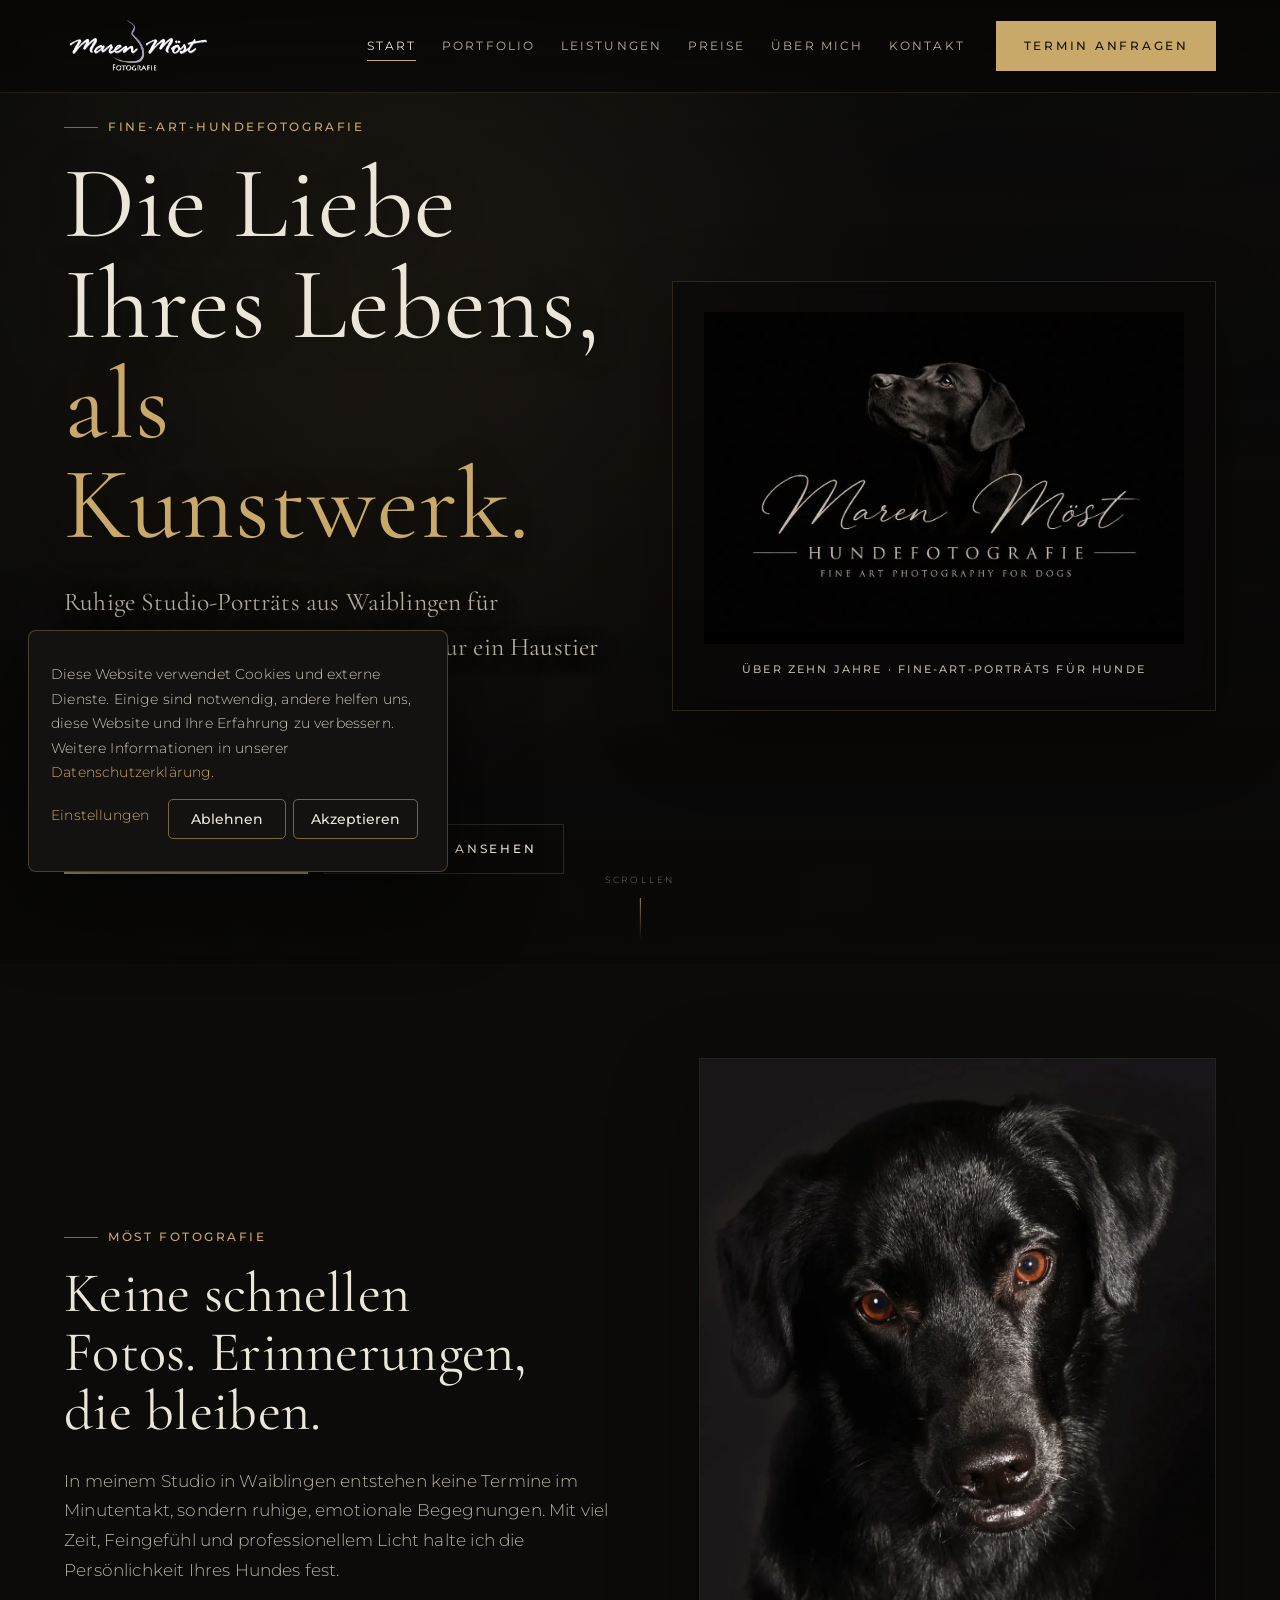
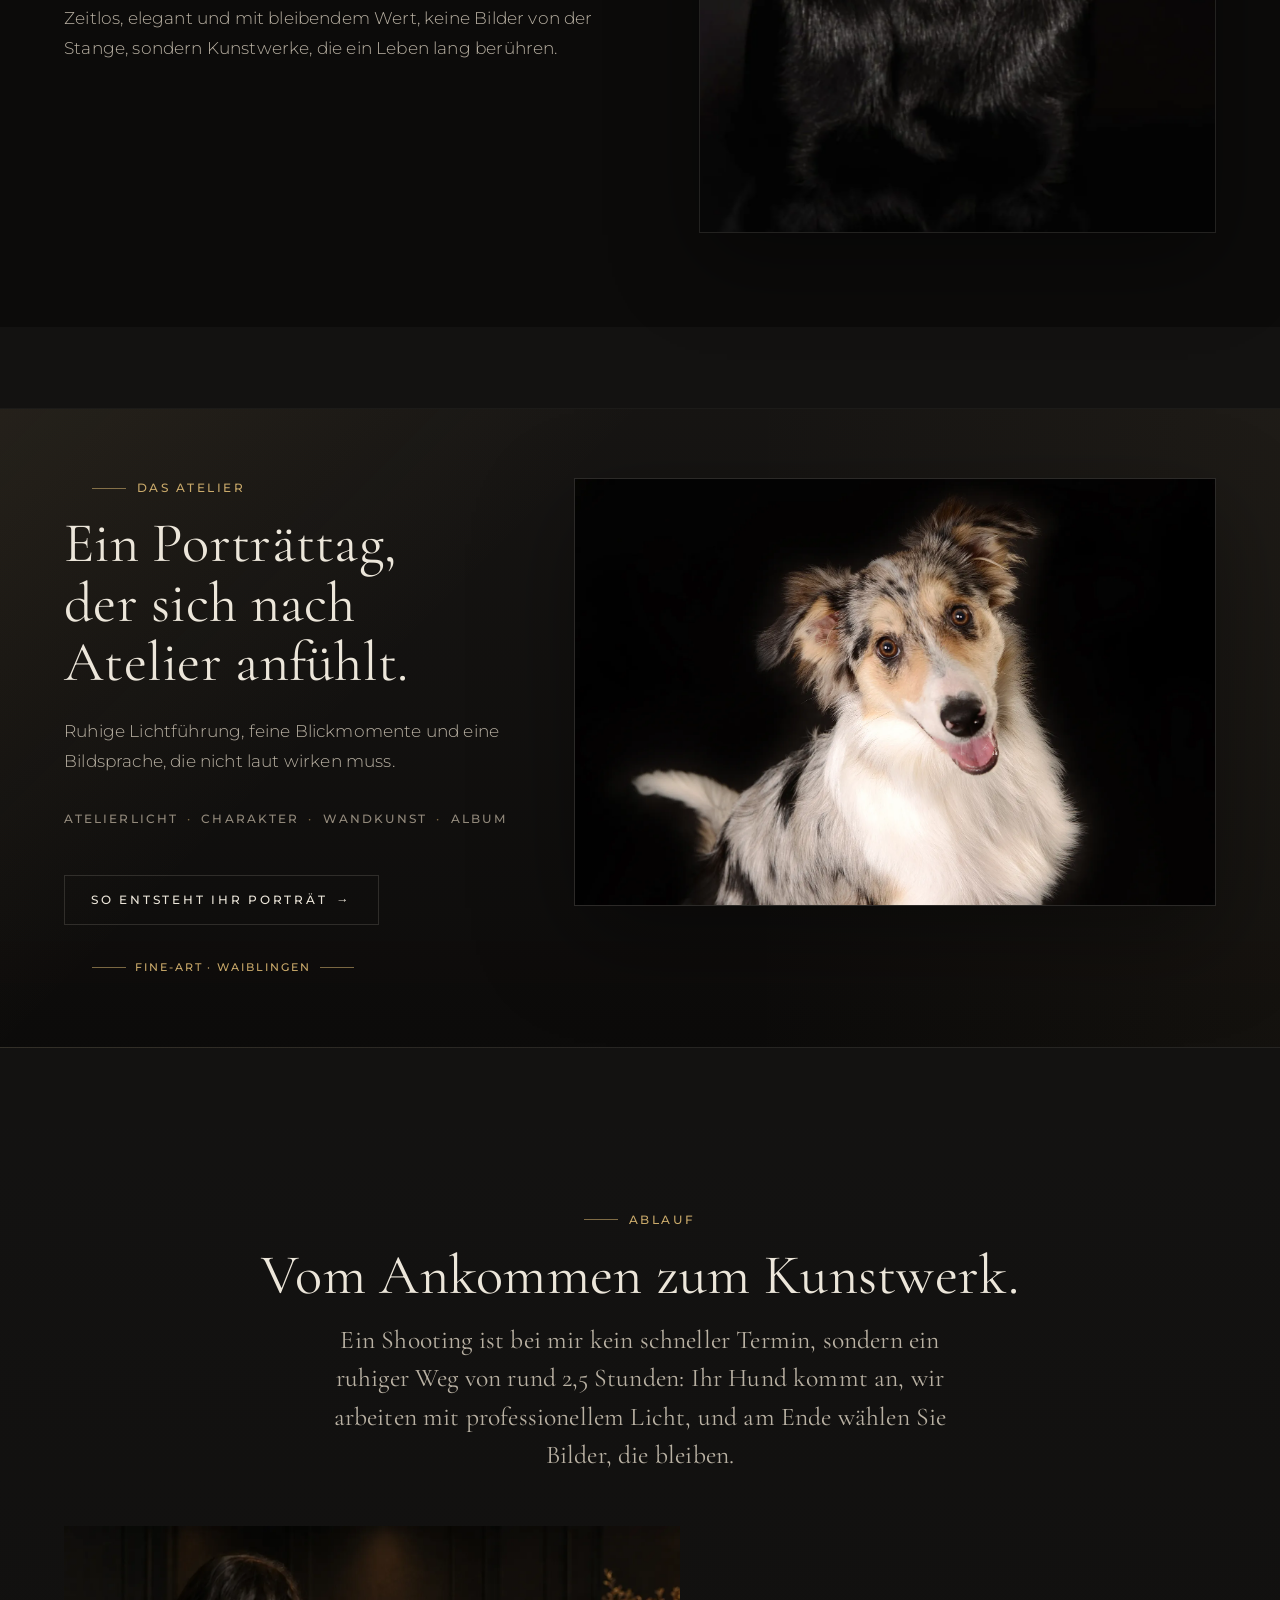
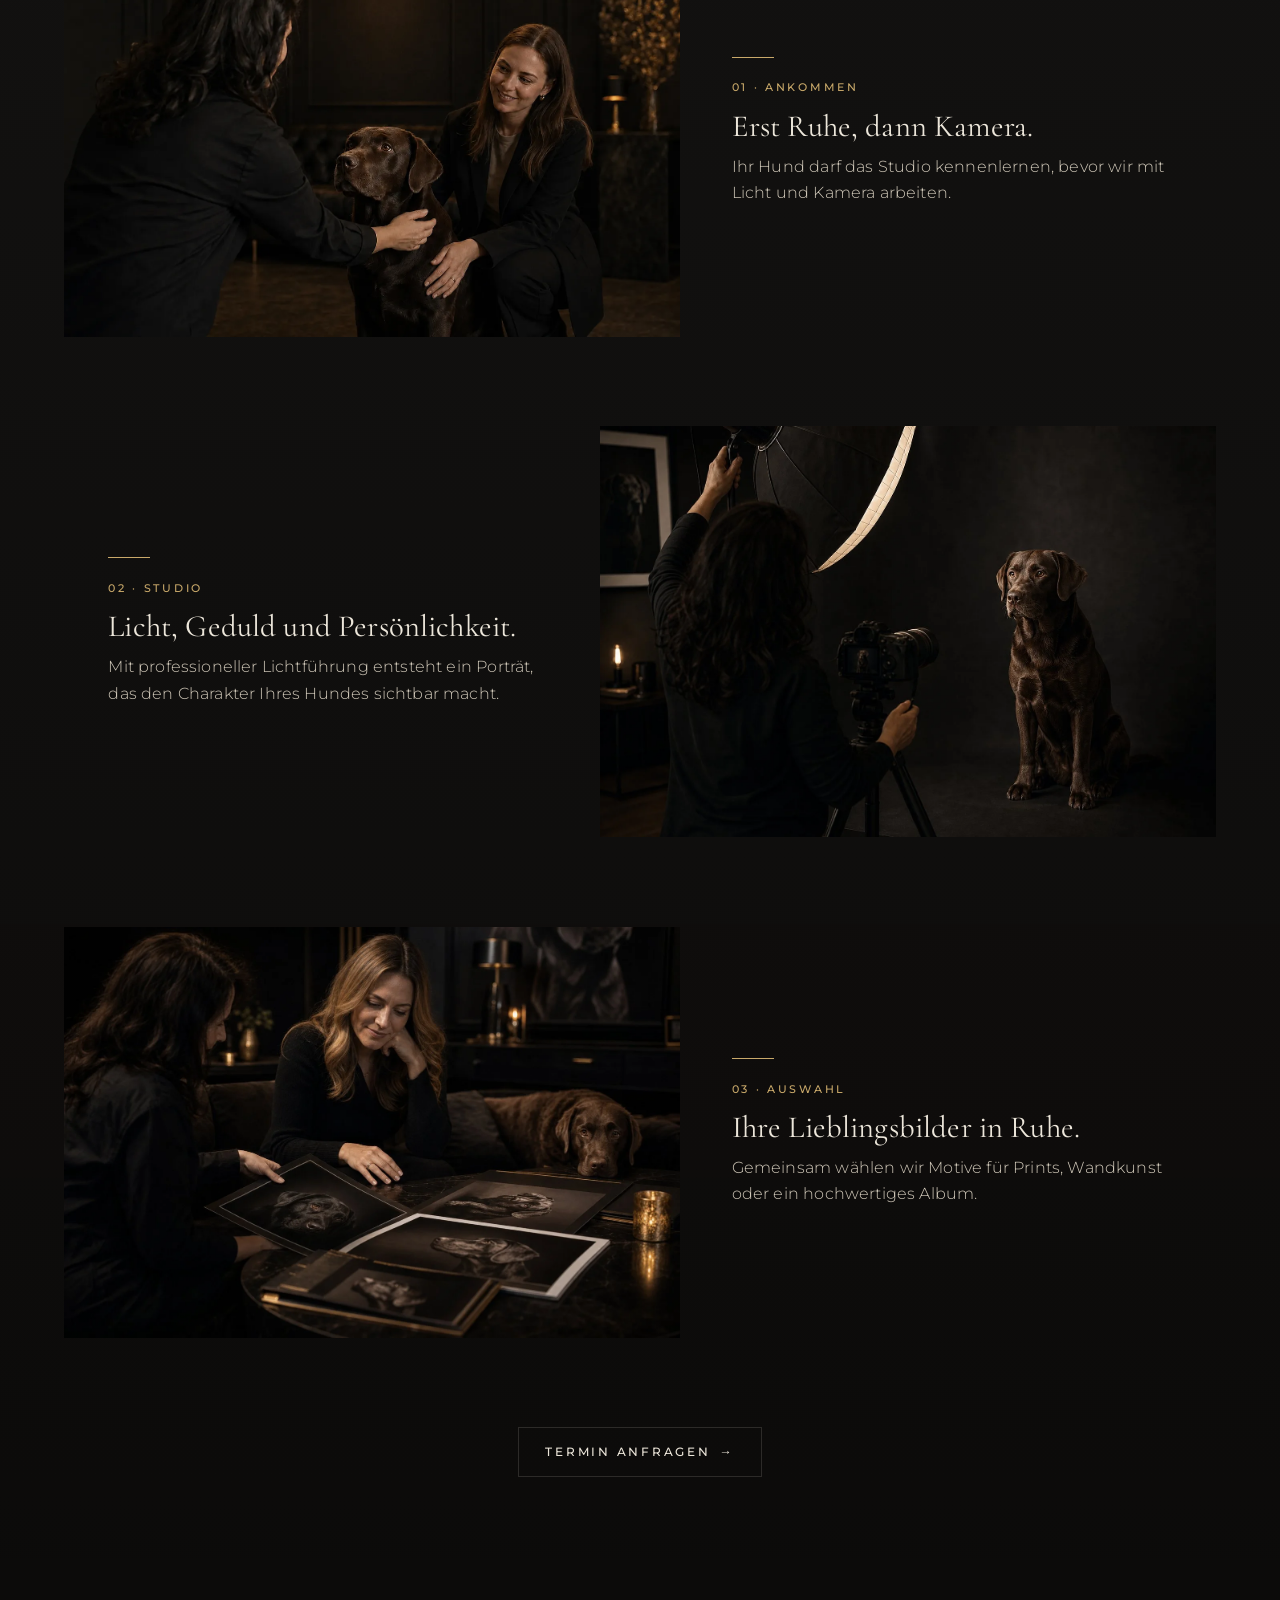
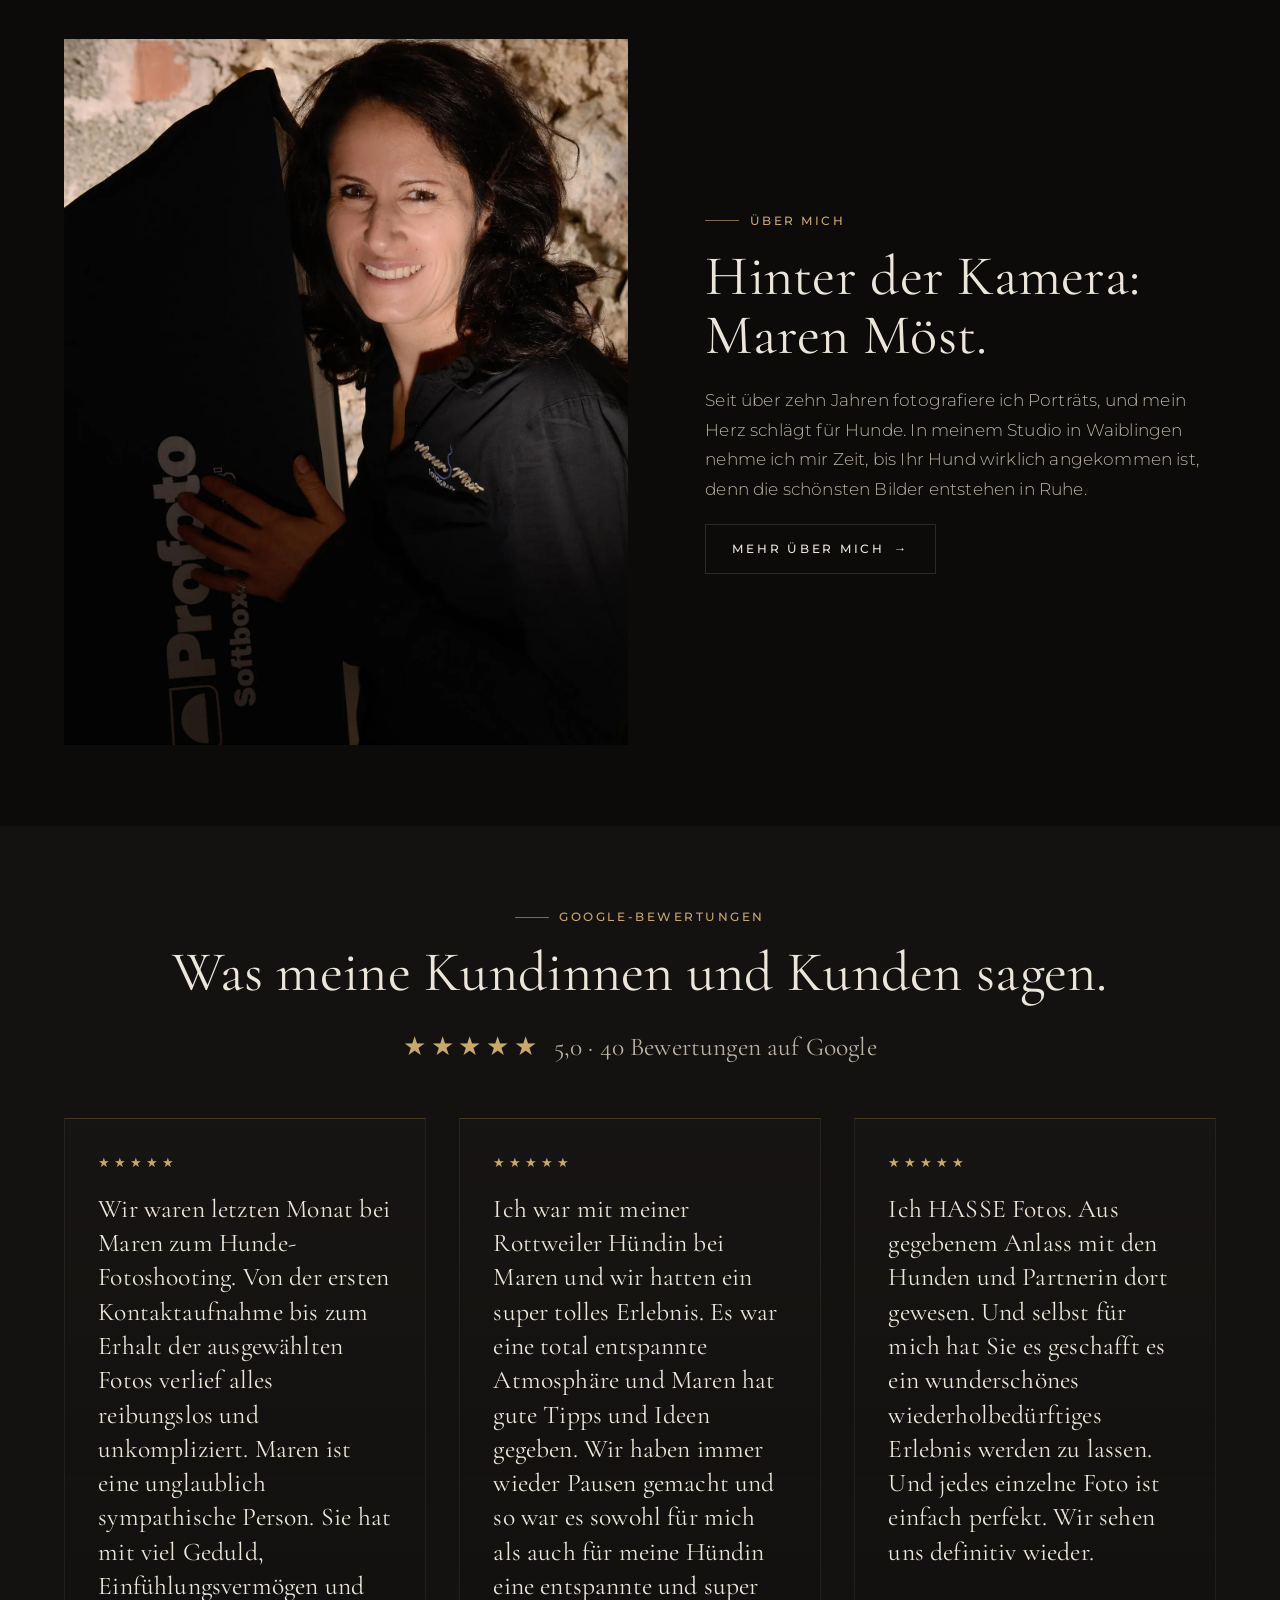
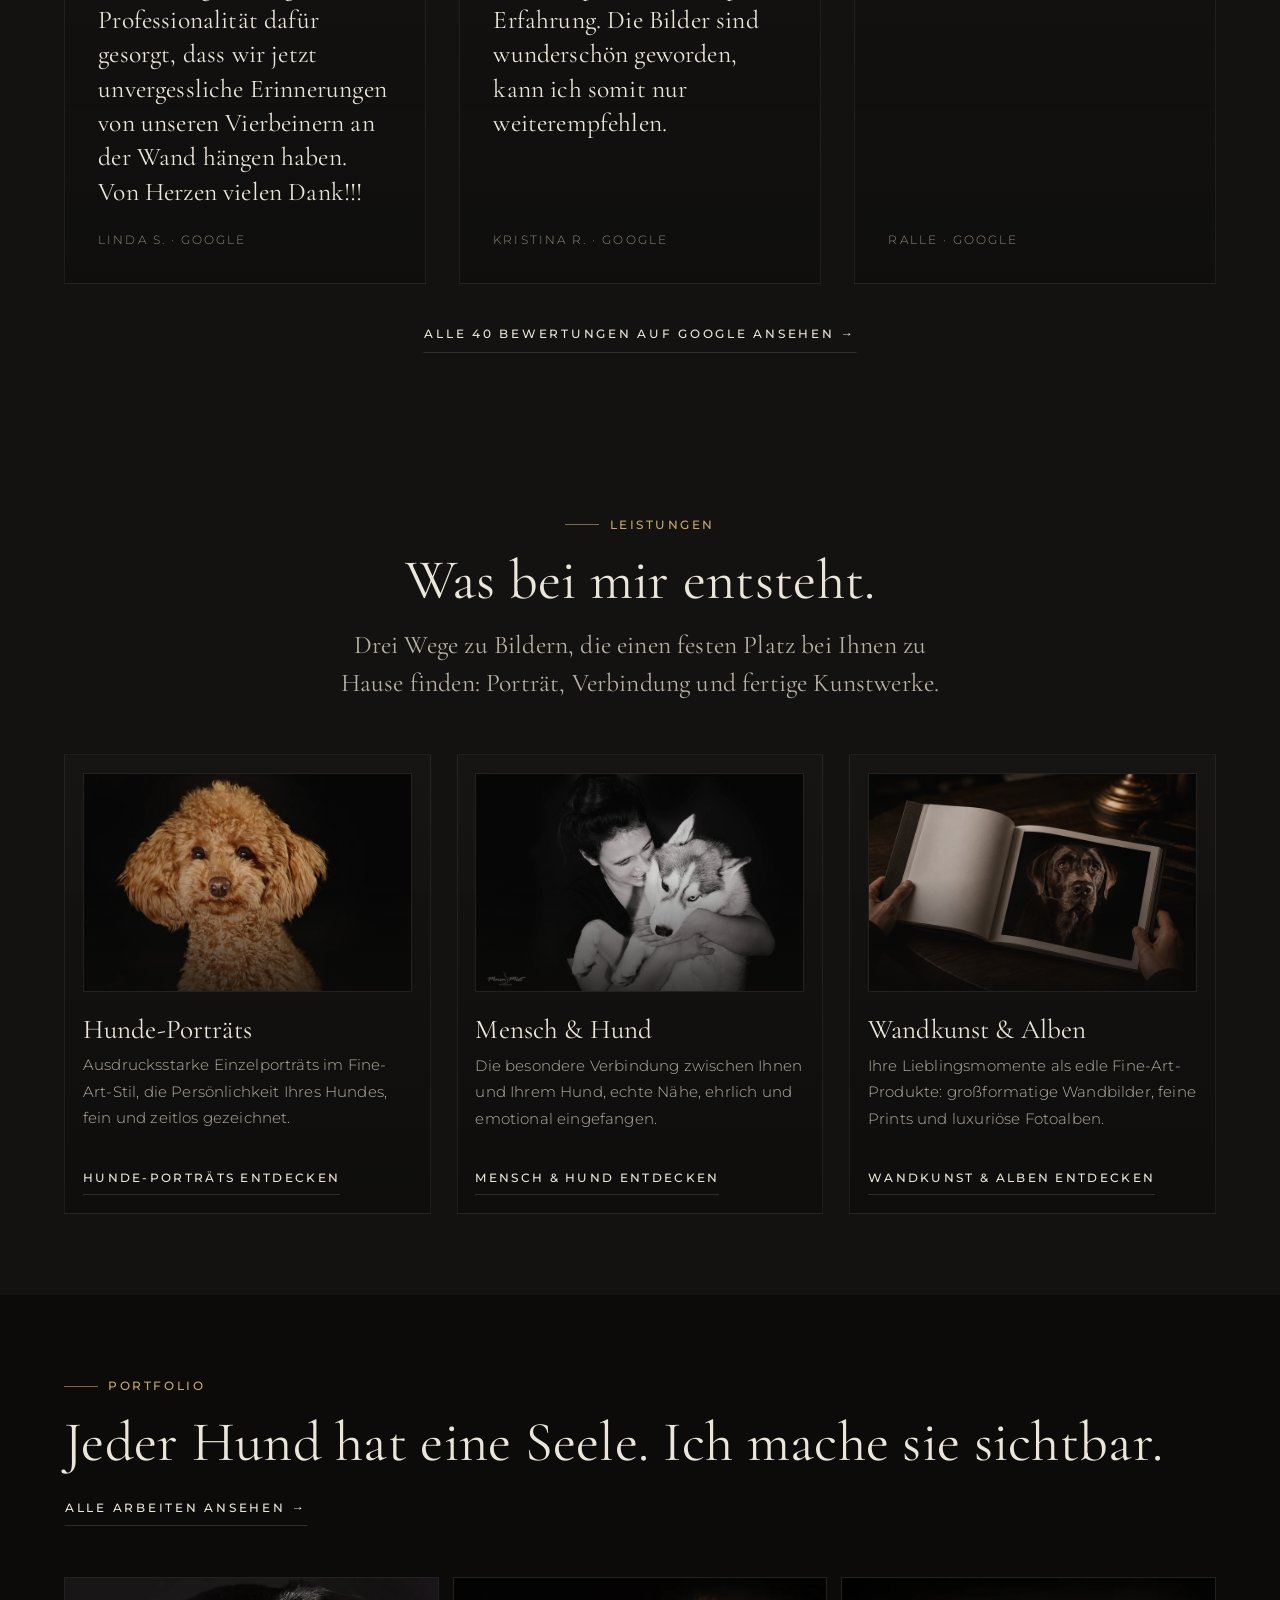
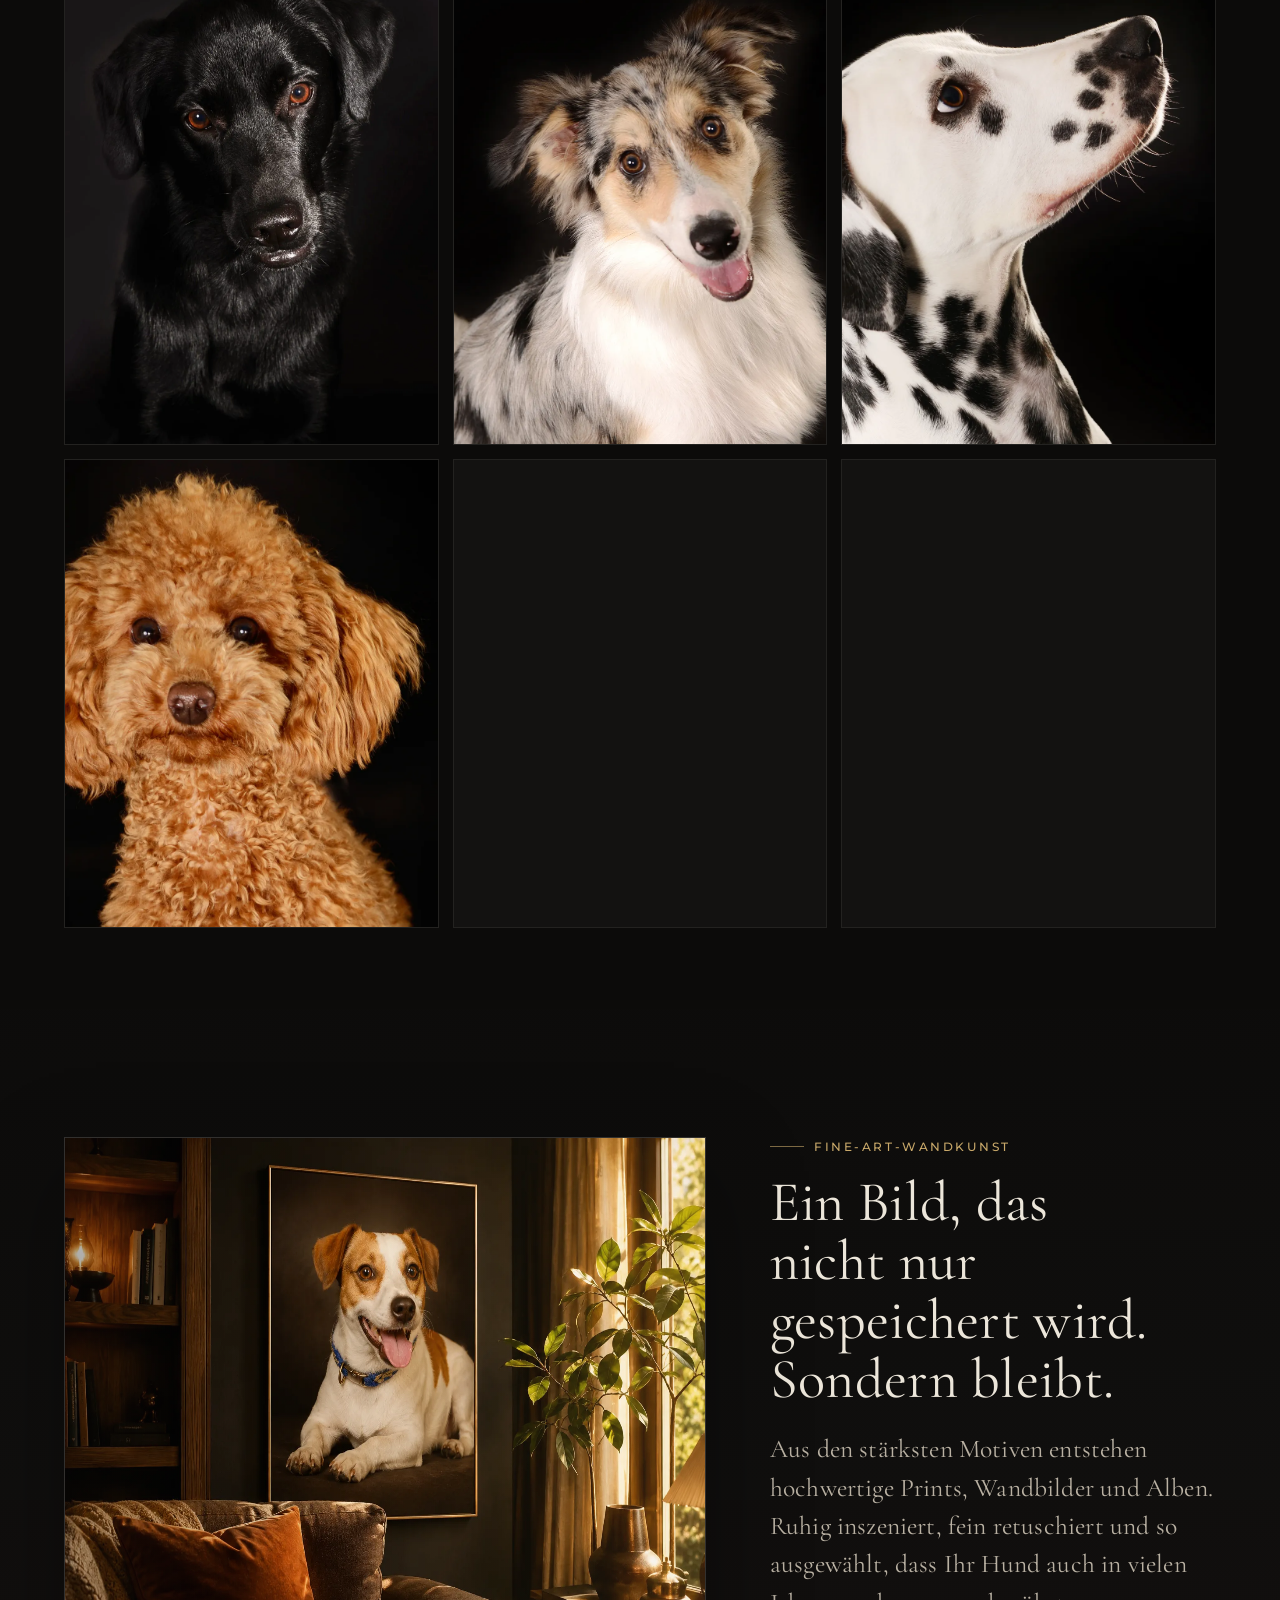
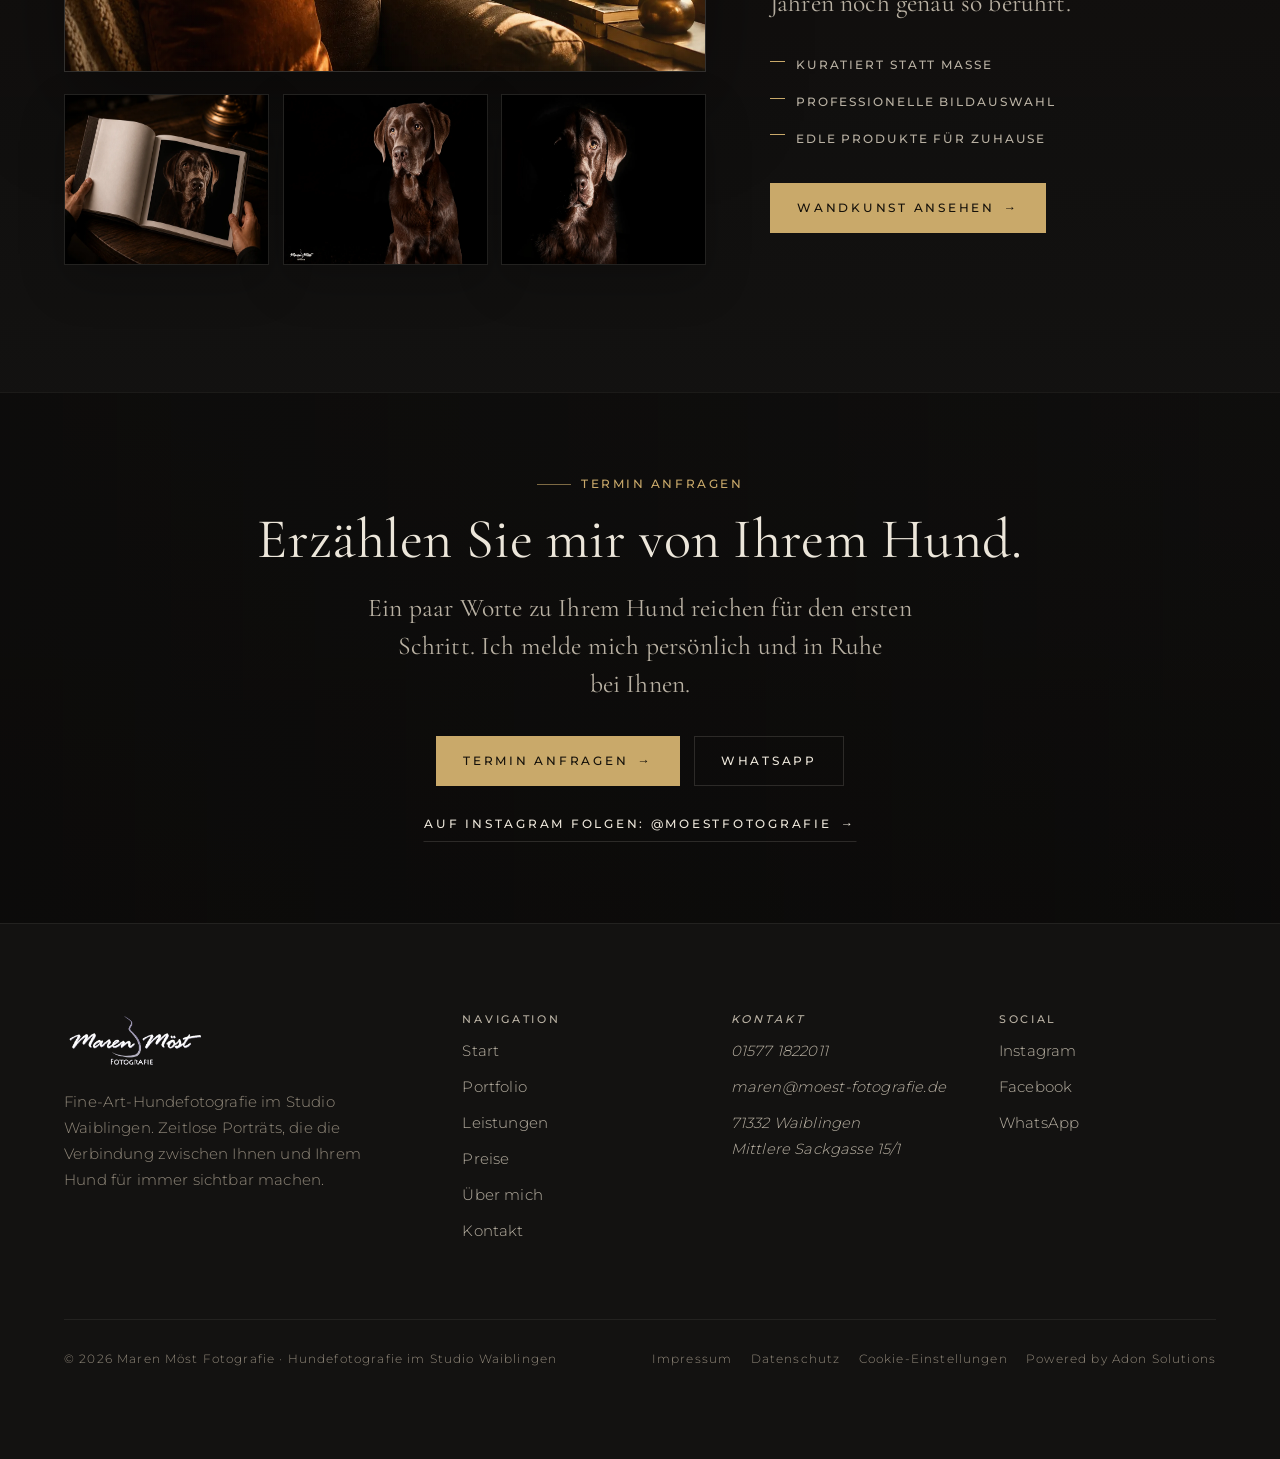
<file: index.html>
<!DOCTYPE html>
<html lang="de">
<head>
<meta charset="UTF-8" />
<meta name="viewport" content="width=device-width, initial-scale=1" />
<script>if(location.hostname.indexOf("github.io")>-1){var m=document.createElement("meta");m.name="robots";m.content="noindex,nofollow";document.head.appendChild(m);}</script>
<script>document.documentElement.classList.add("js");</script>
<title>Hundefotografie Stuttgart &amp; Waiblingen · Fine-Art · Maren Möst</title>
<meta name="description" content="Exklusive Fine-Art-Hundefotografie im Studio Waiblingen, Raum Stuttgart. Zeitlose, emotionale Studioporträts von Ihnen und Ihrem Hund. Jetzt Termin anfragen." />
<link rel="canonical" href="https://www.moest-hundefotografie.de/" />
<meta property="og:type" content="website" />
<meta property="og:title" content="Hundefotografie Stuttgart &amp; Waiblingen · Fine-Art · Maren Möst" />
<meta property="og:description" content="Exklusive Fine-Art-Hundefotografie im Studio Waiblingen, Raum Stuttgart. Zeitlose, emotionale Studioporträts von Ihnen und Ihrem Hund. Jetzt Termin anfragen." />
<meta property="og:image" content="https://www.moest-hundefotografie.de/images/hero-banner.jpg" />
<meta property="og:url" content="https://www.moest-hundefotografie.de/" />
<meta property="og:locale" content="de_DE" />
<meta property="og:site_name" content="Maren Möst Hundefotografie" />
<link rel="icon" href="images/favicon.webp" />
<link rel="preload" href="fonts/cormorant-400.woff2" as="font" type="font/woff2" crossorigin />
<link rel="preload" href="fonts/montserrat-300.woff2" as="font" type="font/woff2" crossorigin />
<link rel="stylesheet" href="css/fonts.css" />
<link rel="stylesheet" href="css/styles.css" />
<link rel="stylesheet" href="css/klaro.css" media="print" onload="this.media='all'" />
<link rel="stylesheet" href="css/klaro-theme.css" media="print" onload="this.media='all'" />
<script type="application/ld+json">
{
  "@context": "https://schema.org",
  "@type": "ProfessionalService",
  "@id": "https://www.moest-hundefotografie.de/#studio",
  "name": "Maren Möst Hundefotografie",
  "alternateName": "Möst Fotografie",
  "description": "Exklusive Fine-Art-Hundefotografie im Studio Waiblingen, Raum Stuttgart. Zeitlose, emotionale Studioporträts von Ihnen und Ihrem Hund. Jetzt Termin anfragen.",
  "url": "https://www.moest-hundefotografie.de/",
  "image": "https://www.moest-hundefotografie.de/images/hero-banner.jpg",
  "logo": "https://www.moest-hundefotografie.de/images/logo-weiss.png",
  "telephone": "+4915771822011",
  "email": "maren@moest-fotografie.de",
  "currenciesAccepted": "EUR",
  "address": {
    "@type": "PostalAddress",
    "streetAddress": "Mittlere Sackgasse 15/1",
    "postalCode": "71332",
    "addressLocality": "Waiblingen",
    "addressRegion": "Baden-Württemberg",
    "addressCountry": "DE"
  },
  "geo": { "@type": "GeoCoordinates", "latitude": 48.8338171, "longitude": 9.3168838 },
  "areaServed": [
    { "@type": "City", "name": "Waiblingen" },
    { "@type": "City", "name": "Stuttgart" },
    { "@type": "AdministrativeArea", "name": "Rems-Murr-Kreis" }
  ],
  "makesOffer": [
    { "@type": "Offer", "itemOffered": { "@type": "Service", "name": "Fine-Art-Hundeporträt im Studio" } },
    { "@type": "Offer", "itemOffered": { "@type": "Service", "name": "Mensch-&-Hund-Shooting" } },
    { "@type": "Offer", "itemOffered": { "@type": "Product", "name": "Fine-Art-Wandkunst & Alben" } }
  ],
  "knowsAbout": ["Hundefotografie", "Fine-Art-Tierfotografie", "Mensch-Hund-Porträts", "Studiofotografie"],
  "sameAs": [
    "https://www.instagram.com/moestfotografie/",
    "https://www.facebook.com/moest.fotografie",
    "https://www.google.com/maps?cid=14588911983621705267"
  ],
  "founder": {
    "@type": "Person",
    "name": "Maren Möst",
    "jobTitle": "Fotografin",
    "image": "https://www.moest-hundefotografie.de/images/maren-real-softbox-web.jpg",
    "sameAs": ["https://www.instagram.com/moestfotografie/"]
  }
}
</script>
<script type="application/ld+json">
{
  "@context": "https://schema.org",
  "@type": "ImageGallery",
  "name": "Fine-Art-Hundefotografie Portfolio – Maren Möst",
  "about": "Fine-Art-Studioporträts von Hunden aus dem Studio Waiblingen",
  "url": "https://www.moest-hundefotografie.de/portfolio.html",
  "image": [
    "https://www.moest-hundefotografie.de/images/dog-07.jpg",
    "https://www.moest-hundefotografie.de/images/dog-58.jpg",
    "https://www.moest-hundefotografie.de/images/dog-56.jpg",
    "https://www.moest-hundefotografie.de/images/dog-52.jpg",
    "https://www.moest-hundefotografie.de/images/dog-57.jpg",
    "https://www.moest-hundefotografie.de/images/dog-49.jpg"
  ]
}
</script>
</head>
<body class="theme-noir">
  <a class="skip-link" href="#hero">Zum Inhalt springen</a>
  <header class="site-header" data-site-header>
    <a class="site-header__logo" href="index.html" aria-label="Maren Möst Hundefotografie, Startseite">
      <picture><source srcset="images/logo-weiss.webp" type="image/webp" /><img class="nav__brand-mark" src="images/logo-weiss.png" alt="Maren Möst Fotografie" width="392" height="146" /></picture>
    </a>
    <nav class="site-nav" aria-label="Hauptnavigation">
      <ul class="site-nav__list">
        <li class="site-nav__item"><a class="nav__link is-active" href="index.html" aria-current="page">Start</a></li>
        <li class="site-nav__item"><a class="nav__link" href="portfolio.html">Portfolio</a></li>
        <li class="site-nav__item"><a class="nav__link" href="leistungen.html">Leistungen</a></li>
        <li class="site-nav__item"><a class="nav__link" href="preise.html">Preise</a></li>
        <li class="site-nav__item"><a class="nav__link" href="ueber-mich.html">Über mich</a></li>
        <li class="site-nav__item"><a class="nav__link" href="kontakt.html">Kontakt</a></li>
      </ul>
      <a class="button button--primary site-nav__cta" href="kontakt.html#online-buchen">Termin anfragen</a>
    </nav>
    <button class="nav-toggle" type="button" data-nav-toggle aria-label="Menü öffnen" aria-expanded="false">
      <span class="nav-toggle__bar"></span><span class="nav-toggle__bar"></span><span class="nav-toggle__bar"></span>
    </button>
  </header>

  <nav class="nav-drawer" data-nav-drawer aria-label="Mobile Navigation">
      <a class="nav-drawer__link" href="index.html">Start</a>
      <a class="nav-drawer__link" href="portfolio.html">Portfolio</a>
      <a class="nav-drawer__link" href="leistungen.html">Leistungen</a>
      <a class="nav-drawer__link" href="preise.html">Preise</a>
      <a class="nav-drawer__link" href="ueber-mich.html">Über mich</a>
      <a class="nav-drawer__link" href="kontakt.html">Kontakt</a>
    <a class="button button--primary nav-drawer__cta" href="kontakt.html#online-buchen">Termin anfragen</a>
  </nav>

  <main class="page page--home">
  <section id="hero" class="section section--hero hero" data-block="hero">
    <div class="hero__content">
      <p class="label" data-reveal>Fine-Art-Hundefotografie</p>
      <h1 class="hero__title" data-reveal data-reveal-delay="1">Die Liebe Ihres Lebens,<br /><span class="accent">als Kunstwerk.</span></h1>
      <p class="hero__lead" data-reveal data-reveal-delay="2">Ruhige Studio-Porträts aus Waiblingen für Menschen, die in ihrem Hund nicht nur ein Haustier sehen, sondern Familie.</p>
      <div class="hero__meta" data-reveal data-reveal-delay="2" aria-label="Studio Merkmale">
        <span>Studio Waiblingen</span>
        <span>2,5 Stunden Ruhe</span>
        <span>Fine-Art-Wandkunst</span>
      </div>
      <div class="hero__actions" data-reveal data-reveal-delay="3">
        <a class="button button--primary" href="kontakt.html#online-buchen">Termin anfragen <span class="button__arrow" aria-hidden="true">→</span></a>
        <a class="button button--ghost" href="portfolio.html">Portfolio ansehen</a>
      </div>
    </div>
    <div class="hero__brand-card" data-reveal data-reveal-delay="2" aria-label="Maren Möst Hundefotografie">
      <picture><source srcset="images/hero-banner.webp" type="image/webp" /><img fetchpriority="high" class="hero__brand-logo" src="images/hero-banner.jpg" alt="Maren Möst Hundefotografie – Fine Art Photography for Dogs" width="1170" height="807" data-seo-primary /></picture>
      <p>Über zehn Jahre · Fine-Art-Porträts für Hunde</p>
    </div>
    <div class="hero__cue" aria-hidden="true"><span>Scrollen</span><span class="hero__cue-bar"></span></div>
  </section>

  <section id="intro" class="section section--intro" data-block="intro">
    <div class="shell intro-card">
      <div class="intro-card__copy" data-reveal>
        <p class="label">Möst Fotografie</p>
        <h2 class="section-head__title">Keine schnellen Fotos. <span class="accent">Erinnerungen, die bleiben.</span></h2>
        <p>In meinem Studio in Waiblingen entstehen keine Termine im Minutentakt, sondern ruhige, emotionale Begegnungen. Mit viel Zeit, Feingefühl und professionellem Licht halte ich die Persönlichkeit Ihres Hundes fest.</p>
        <p>Zeitlos, elegant und mit bleibendem Wert, keine Bilder von der Stange, sondern Kunstwerke, die ein Leben lang berühren.</p>
      </div>
      <figure class="media media--zoom intro-card__media" data-reveal data-reveal-delay="1" aria-label="Fine-Art-Hundeporträt">
        <picture><source srcset="images/dog-07.webp" type="image/webp" /><img loading="lazy" class="media__img" src="images/dog-07.jpg" alt="Schwarzer Hund mit ruhigem, direktem Blick im Fine-Art-Studiolicht" width="1200" height="1638" decoding="async" /></picture>
      </figure>
    </div>
  </section>

  <section id="signature" class="section section--signature section--soft" data-block="signature">
    <div class="shell lux-panel" data-reveal>
      <div class="lux-panel__grid">
        <div class="lux-panel__copy">
          <p class="label">Das Atelier</p>
          <h2 class="section-head__title">Ein Porträttag, der sich <span class="accent">nach Atelier anfühlt.</span></h2>
          <p class="lux-panel__lede">Ruhige Lichtführung, feine Blickmomente und eine Bildsprache, die nicht laut wirken muss.</p>
          <p class="sig-keywords" aria-label="Atelier-Merkmale">Atelierlicht <span aria-hidden="true">·</span> Charakter <span aria-hidden="true">·</span> Wandkunst <span aria-hidden="true">·</span> Album</p>
          <div class="lux-panel__foot">
            <a class="button button--ghost" href="leistungen.html">So entsteht Ihr Porträt <span class="button__arrow" aria-hidden="true">→</span></a>
            <span class="lux-panel__seal">Fine-Art · Waiblingen</span>
          </div>
        </div>
        <div class="lux-panel__media" aria-label="Fine-Art-Studioporträt">
          <figure class="media media--zoom lux-panel__frame lux-panel__frame--main" style="overflow:hidden">
            <picture><source srcset="images/dog-58.webp" type="image/webp" /><img loading="lazy" class="media__img" src="images/dog-58.jpg" alt="Hund mit hellem Fell im Fine-Art-Studiolicht" width="1800" height="1197" decoding="async" /></picture>
          </figure>
        </div>
      </div>
    </div>
  </section>

  <section id="experience" class="section section--experience section--soft" data-block="experience">
    <div class="shell">
      <div class="section__head section__head--center" data-reveal>
        <p class="label label--center">Ablauf</p>
        <h2 class="section-head__title">Vom Ankommen <span class="accent">zum Kunstwerk.</span></h2>
        <p class="section-head__text">Ein Shooting ist bei mir kein schneller Termin, sondern ein ruhiger Weg von rund 2,5 Stunden: Ihr Hund kommt an, wir arbeiten mit professionellem Licht, und am Ende wählen Sie Bilder, die bleiben.</p>
      </div>
      <div class="experience__grid" data-collection="experience">
        <article class="experience-step" data-reveal>
          <figure class="media media--zoom experience-step__media" style="overflow:hidden">
            <picture><source srcset="images/scene-arrival.webp" type="image/webp" /><img loading="lazy" class="media__img" src="images/scene-arrival.jpg" alt="Ruhiger Ankommensmoment im dunklen Studio mit Hund und Kundin" width="1537" height="1023" decoding="async" style="object-fit:cover;object-position:50% 50%" /></picture>
          </figure>
          <div class="experience-step__body">
            <p class="experience-step__kicker">01 · Ankommen</p>
            <h3 class="experience-step__title">Erst Ruhe, dann Kamera.</h3>
            <p class="experience-step__text">Ihr Hund darf das Studio kennenlernen, bevor wir mit Licht und Kamera arbeiten.</p>
          </div>
        </article>
        <article class="experience-step experience-step--reverse" data-reveal data-reveal-delay="1">
          <figure class="media media--zoom experience-step__media" style="overflow:hidden">
            <picture><source srcset="images/scene-session.webp" type="image/webp" /><img loading="lazy" class="media__img" src="images/scene-session.jpg" alt="Fine-Art-Hundeshooting im Studio mit Softbox und Kamera" width="1537" height="1023" decoding="async" style="object-fit:cover;object-position:50% 50%" /></picture>
          </figure>
          <div class="experience-step__body">
            <p class="experience-step__kicker">02 · Studio</p>
            <h3 class="experience-step__title">Licht, Geduld und Persönlichkeit.</h3>
            <p class="experience-step__text">Mit professioneller Lichtführung entsteht ein Porträt, das den Charakter Ihres Hundes sichtbar macht.</p>
          </div>
        </article>
        <article class="experience-step" data-reveal data-reveal-delay="2">
          <figure class="media media--zoom experience-step__media" style="overflow:hidden">
            <picture><source srcset="images/scene-selection.webp" type="image/webp" /><img loading="lazy" class="media__img" src="images/scene-selection.jpg" alt="Gemeinsame Bildauswahl mit Fine-Art-Hundeporträts und Album" width="1538" height="1023" decoding="async" style="object-fit:cover;object-position:50% 50%" /></picture>
          </figure>
          <div class="experience-step__body">
            <p class="experience-step__kicker">03 · Auswahl</p>
            <h3 class="experience-step__title">Ihre Lieblingsbilder in Ruhe.</h3>
            <p class="experience-step__text">Gemeinsam wählen wir Motive für Prints, Wandkunst oder ein hochwertiges Album.</p>
          </div>
        </article>
      </div>
      <div class="experience__foot" data-reveal data-reveal-delay="3">
        <a class="button button--ghost" href="kontakt.html#online-buchen">Termin anfragen <span class="button__arrow" aria-hidden="true">→</span></a>
      </div>
    </div>
  </section>

  <section id="about-teaser" class="section section--about-teaser" data-block="about-teaser">
    <div class="shell split split--narrow">
      <figure class="media media--zoom" data-reveal style="aspect-ratio:4/5;overflow:hidden" aria-label="Maren Möst, Hundefotografin">
        <picture><source srcset="images/maren-real-softbox-web.webp" type="image/webp" /><img loading="lazy" class="media__img" src="images/maren-real-softbox-web.jpg" alt="Maren Möst, Hundefotografin aus Waiblingen, im Studio" width="1400" height="2105" decoding="async" style="object-fit:cover;object-position:56% 20%" /></picture>
      </figure>
      <div data-reveal data-reveal-delay="1">
        <p class="label">Über mich</p>
        <h2 class="section-head__title">Hinter der Kamera: <span class="accent">Maren Möst.</span></h2>
        <p>Seit über zehn Jahren fotografiere ich Porträts, und mein Herz schlägt für Hunde. In meinem Studio in Waiblingen nehme ich mir Zeit, bis Ihr Hund wirklich angekommen ist, denn die schönsten Bilder entstehen in Ruhe.</p>
        <a class="button button--ghost" href="ueber-mich.html">Mehr über mich <span class="button__arrow" aria-hidden="true">→</span></a>
      </div>
    </div>
  </section>

  <section id="testimonials" class="section section--testimonials section--soft" data-block="testimonials">
    <div class="shell">
      <div class="section__head section__head--center" data-reveal>
        <p class="label label--center">Google-Bewertungen</p>
        <h2 class="section-head__title">Was meine Kundinnen und Kunden <span class="accent">sagen.</span></h2>
        <p class="section-head__text"><span aria-hidden="true" style="color:var(--color-accent);letter-spacing:.18em">★★★★★</span>&nbsp;&nbsp;5,0 · 40 Bewertungen auf Google</p>
      </div>
      <div class="testimonials__grid" data-collection="testimonials">
        <blockquote class="testimonial" data-reveal>
          <p class="testimonial__stars"><span aria-hidden="true">★★★★★</span><span class="sr-only">5 von 5 Sternen</span></p>
          <p class="testimonial__quote">Wir waren letzten Monat bei Maren zum Hunde-Fotoshooting. Von der ersten Kontaktaufnahme bis zum Erhalt der ausgewählten Fotos verlief alles reibungslos und unkompliziert. Maren ist eine unglaublich sympathische Person. Sie hat mit viel Geduld, Einfühlungsvermögen und Professionalität dafür gesorgt, dass wir jetzt unvergessliche Erinnerungen von unseren Vierbeinern an der Wand hängen haben. Von Herzen vielen Dank!!!</p>
          <footer class="testimonial__meta">Linda S. · Google</footer>
        </blockquote>
        <blockquote class="testimonial" data-reveal data-reveal-delay="1">
          <p class="testimonial__stars"><span aria-hidden="true">★★★★★</span><span class="sr-only">5 von 5 Sternen</span></p>
          <p class="testimonial__quote">Ich war mit meiner Rottweiler Hündin bei Maren und wir hatten ein super tolles Erlebnis. Es war eine total entspannte Atmosphäre und Maren hat gute Tipps und Ideen gegeben. Wir haben immer wieder Pausen gemacht und so war es sowohl für mich als auch für meine Hündin eine entspannte und super Erfahrung. Die Bilder sind wunderschön geworden, kann ich somit nur weiterempfehlen.</p>
          <footer class="testimonial__meta">Kristina R. · Google</footer>
        </blockquote>
        <blockquote class="testimonial" data-reveal data-reveal-delay="2">
          <p class="testimonial__stars"><span aria-hidden="true">★★★★★</span><span class="sr-only">5 von 5 Sternen</span></p>
          <p class="testimonial__quote">Ich HASSE Fotos. Aus gegebenem Anlass mit den Hunden und Partnerin dort gewesen. Und selbst für mich hat Sie es geschafft es ein wunderschönes wiederholbedürftiges Erlebnis werden zu lassen. Und jedes einzelne Foto ist einfach perfekt. Wir sehen uns definitiv wieder.</p>
          <footer class="testimonial__meta">Ralle · Google</footer>
        </blockquote>
      </div>
      <p class="section__note" data-reveal style="text-align:center"><a class="button button--text" href="https://www.google.com/maps?cid=14588911983621705267" target="_blank" rel="noopener noreferrer">Alle 40 Bewertungen auf Google ansehen →</a></p>
    </div>
  </section>

  <section id="services" class="section section--services section--soft" data-block="services">
    <div class="shell">
      <div class="section__head section__head--center" data-reveal>
        <p class="label label--center">Leistungen</p>
        <h2 class="section-head__title">Was bei mir entsteht.</h2>
        <p class="section-head__text">Drei Wege zu Bildern, die einen festen Platz bei Ihnen zu Hause finden: Porträt, Verbindung und fertige Kunstwerke.</p>
      </div>
      <div class="services__grid" data-collection="services">
        <article class="service-card" data-reveal>
          <figure class="media media--zoom" style="aspect-ratio:1.5038;overflow:hidden"><picture><source srcset="images/dog-52.webp" type="image/webp" /><img loading="lazy" class="media__img" src="images/dog-52.jpg" alt="Ausdrucksstarkes Fine-Art-Porträt eines Hundes vor dunklem Hintergrund" width="1800" height="1197" decoding="async" /></picture></figure>
          <h3 class="service-card__title">Hunde-Porträts</h3>
          <p class="service-card__sub">Ausdrucksstarke Einzelporträts im Fine-Art-Stil, die Persönlichkeit Ihres Hundes, fein und zeitlos gezeichnet.</p>          <a class="service-card__link" href="leistungen.html">Hunde-Porträts entdecken</a>
        </article>
        <article class="service-card service-card--featured" data-reveal data-reveal-delay="1">
          <figure class="media media--zoom" style="aspect-ratio:1.5000;overflow:hidden"><picture><source srcset="images/dog-50.webp" type="image/webp" /><img loading="lazy" class="media__img" src="images/dog-50.jpg" alt="Maren begleitet einen Hund im Studio, inniger Schwarz-Weiß-Moment" width="1800" height="1200" decoding="async" /></picture></figure>
          <h3 class="service-card__title">Mensch &amp; Hund</h3>
          <p class="service-card__sub">Die besondere Verbindung zwischen Ihnen und Ihrem Hund, echte Nähe, ehrlich und emotional eingefangen.</p>          <a class="service-card__link" href="leistungen.html">Mensch &amp; Hund entdecken</a>
        </article>
        <article class="service-card" data-reveal data-reveal-delay="2">
          <figure class="media media--zoom" style="aspect-ratio:1.5000;overflow:hidden"><picture><source srcset="images/wandkunst-album.webp" type="image/webp" /><img loading="lazy" class="media__img" src="images/wandkunst-album.jpg" alt="Luxuriöses Fine-Art-Fotoalbum mit Hundeporträt" width="1536" height="1024" decoding="async" /></picture></figure>
          <h3 class="service-card__title">Wandkunst &amp; Alben</h3>
          <p class="service-card__sub">Ihre Lieblingsmomente als edle Fine-Art-Produkte: großformatige Wandbilder, feine Prints und luxuriöse Fotoalben.</p>          <a class="service-card__link" href="leistungen.html">Wandkunst &amp; Alben entdecken</a>
        </article>
      </div>
    </div>
  </section>

  <section id="portfolio" class="section section--portfolio" data-block="portfolio">
    <div class="shell">
      <div class="section__head section__head--row" data-reveal>
        <div>
          <p class="label">Portfolio</p>
          <h2 class="section-head__title">Jeder Hund hat eine Seele. <span class="accent">Ich mache sie sichtbar.</span></h2>
        </div>
        <a class="button button--text" href="portfolio.html">Alle Arbeiten ansehen →</a>
      </div>
      <a class="portfolio-teaser" href="portfolio.html" data-reveal aria-label="Alle Arbeiten im Portfolio ansehen">
        <div class="portfolio-teaser__grid" data-collection="portfolio">
          <figure class="portfolio-teaser__tile"><picture><source srcset="images/dog-07.webp" type="image/webp" /><img loading="lazy" src="images/dog-07.jpg" alt="Schwarzer Hund im Fine-Art-Studioporträt" width="1200" height="1638" decoding="async" /></picture></figure>
          <figure class="portfolio-teaser__tile"><picture><source srcset="images/dog-58.webp" type="image/webp" /><img loading="lazy" src="images/dog-58.jpg" alt="Hund im Fine-Art-Studioporträt" width="1800" height="1197" decoding="async" /></picture></figure>
          <figure class="portfolio-teaser__tile"><picture><source srcset="images/dog-56.webp" type="image/webp" /><img loading="lazy" src="images/dog-56.jpg" alt="Hundeporträt auf dunklem Hintergrund" width="1800" height="1197" decoding="async" /></picture></figure>
          <figure class="portfolio-teaser__tile"><picture><source srcset="images/dog-52.webp" type="image/webp" /><img loading="lazy" src="images/dog-52.jpg" alt="Hund vor dunklem Hintergrund" width="1800" height="1197" decoding="async" /></picture></figure>
          <figure class="portfolio-teaser__tile"><picture><source srcset="images/dog-57.webp" type="image/webp" /><img loading="lazy" src="images/dog-57.jpg" alt="Hundeporträt mit aufmerksamem Blick vor schwarzem Studiohintergrund" width="1800" height="1197" decoding="async" /></picture></figure>
          <figure class="portfolio-teaser__tile"><picture><source srcset="images/dog-49.webp" type="image/webp" /><img loading="lazy" src="images/dog-49.jpg" alt="Hund im warmen Studiolicht" width="1800" height="1200" decoding="async" /></picture></figure>
        </div>
        <span class="portfolio-teaser__overlay"><span class="button button--primary portfolio-teaser__cta">Alle Arbeiten ansehen <span class="button__arrow" aria-hidden="true">→</span></span></span>
      </a>
    </div>
  </section>

  <section id="artwork" class="section section--artwork section--soft" data-block="artwork">
    <div class="shell artwork-showcase">
      <div class="artwork-showcase__media" data-reveal>
        <figure class="media media--zoom artwork-showcase__hero" style="aspect-ratio:1.2;overflow:hidden"><picture><source srcset="images/wandkunst-wall.webp" type="image/webp" /><img loading="lazy" class="media__img" src="images/wandkunst-wall.jpg" alt="Gerahmtes Fine-Art-Hundeporträt als Wandbild in einem warmen Wohnzimmer" width="1536" height="1024" decoding="async" /></picture></figure>
        <div class="artwork-strip" aria-label="Fine-Art-Produkte">
          <figure class="media media--zoom artwork-strip__item" style="aspect-ratio:1.2;overflow:hidden"><picture><source srcset="images/wandkunst-album.webp" type="image/webp" /><img loading="lazy" class="media__img" src="images/wandkunst-album.jpg" alt="Hochwertiges Fine-Art-Fotoalbum mit Hundeporträt, in den Händen gehalten" width="1536" height="1024" decoding="async" /></picture></figure>
          <figure class="media media--zoom artwork-strip__item" style="aspect-ratio:1.2;overflow:hidden"><picture><source srcset="images/dog-04.webp" type="image/webp" /><img loading="lazy" class="media__img" src="images/dog-04.jpg" alt="Hundeporträt im tiefen Fine-Art-Studiolicht" width="1800" height="1200" decoding="async" /></picture></figure>
          <figure class="media media--zoom artwork-strip__item" style="aspect-ratio:1.2;overflow:hidden"><picture><source srcset="images/dog-19.webp" type="image/webp" /><img loading="lazy" class="media__img" src="images/dog-19.jpg" alt="Ausdrucksstarkes Hundeporträt vor schwarzem Hintergrund" width="1800" height="1200" decoding="async" /></picture></figure>
        </div>
      </div>
      <div class="artwork-showcase__copy" data-reveal data-reveal-delay="1">
        <p class="label">Fine-Art-Wandkunst</p>
        <h2 class="section-head__title">Ein Bild, das nicht nur gespeichert wird.<br /><span class="accent">Sondern bleibt.</span></h2>
        <p class="section-head__text">Aus den stärksten Motiven entstehen hochwertige Prints, Wandbilder und Alben. Ruhig inszeniert, fein retuschiert und so ausgewählt, dass Ihr Hund auch in vielen Jahren noch genau so berührt.</p>
        <ul class="artwork-notes" aria-label="Fine-Art-Merkmale">
          <li>Kuratiert statt Masse</li>
          <li>Professionelle Bildauswahl</li>
          <li>Edle Produkte für Zuhause</li>
        </ul>
        <a class="button button--primary" href="preise.html">Wandkunst ansehen <span class="button__arrow" aria-hidden="true">→</span></a>
      </div>
    </div>
  </section>

  <section id="contact" class="section section--contact-cta" data-block="contact">
    <div class="shell" style="text-align:center" data-reveal>
      <p class="label label--center">Termin anfragen</p>
      <h2 class="section-head__title">Erzählen Sie mir von <span class="accent">Ihrem Hund.</span></h2>
      <p class="section-head__text" style="margin:1.2rem auto 0">Ein paar Worte zu Ihrem Hund reichen für den ersten Schritt. Ich melde mich persönlich und in Ruhe bei Ihnen.</p>
      <div class="contact-cta__actions" style="justify-content:center;margin-top:2rem">
        <a class="button button--primary" href="kontakt.html#online-buchen">Termin anfragen <span class="button__arrow" aria-hidden="true">→</span></a>
        <a class="button button--ghost" href="https://wa.me/491772028979" target="_blank" rel="noopener noreferrer">WhatsApp</a>
      </div>
      <p class="contact-cta__social" style="margin-top:1.4rem"><a class="button button--text" href="https://www.instagram.com/moestfotografie/" target="_blank" rel="noopener noreferrer">Auf Instagram folgen: @moestfotografie <span class="button__arrow" aria-hidden="true">→</span></a></p>
    </div>
  </section>

  <div class="mobile-cta" data-mobile-cta aria-label="Schnellkontakt">
    <a class="mobile-cta__btn mobile-cta__btn--ghost" href="tel:+4915771822011">Anrufen</a>
    <a class="mobile-cta__btn mobile-cta__btn--primary" href="kontakt.html#online-buchen">Termin anfragen</a>
  </div>
  </main>
  <footer class="footer">
    <div class="shell">
      <div class="footer__grid">
        <div class="footer__brand">
          <picture><source srcset="images/logo-weiss.webp" type="image/webp" /><img class="footer__logo" src="images/logo-weiss.png" alt="Maren Möst Fotografie" width="392" height="146" /></picture>
          <p class="footer__tagline">Fine-Art-Hundefotografie im Studio Waiblingen. Zeitlose Porträts, die die Verbindung zwischen Ihnen und Ihrem Hund für immer sichtbar machen.</p>
        </div>
        <nav class="footer__col" aria-label="Footer-Navigation">
          <h2 class="footer__col-title">Navigation</h2>
          <a class="footer__link" href="index.html">Start</a>
          <a class="footer__link" href="portfolio.html">Portfolio</a>
          <a class="footer__link" href="leistungen.html">Leistungen</a>
          <a class="footer__link" href="preise.html">Preise</a>
          <a class="footer__link" href="ueber-mich.html">Über mich</a>
          <a class="footer__link" href="kontakt.html">Kontakt</a>
        </nav>
        <address class="footer__col">
          <h2 class="footer__col-title">Kontakt</h2>
          <a class="footer__link" href="tel:+4915771822011">01577 1822011</a>
          <a class="footer__link" href="mailto:maren@moest-fotografie.de">maren@moest-fotografie.de</a>
          <span class="footer__link">71332 Waiblingen<br />Mittlere Sackgasse 15/1</span>
        </address>
        <nav class="footer__col" aria-label="Social Media">
          <h2 class="footer__col-title">Social</h2>
          <a class="footer__link" href="https://www.instagram.com/moestfotografie/" target="_blank" rel="noopener noreferrer">Instagram</a>
          <a class="footer__link" href="https://www.facebook.com/moest.fotografie" target="_blank" rel="noopener noreferrer">Facebook</a>
          <a class="footer__link" href="https://wa.me/491772028979" target="_blank" rel="noopener noreferrer">WhatsApp</a>
        </nav>
      </div>
      <div class="footer__bottom">
        <span>© 2026 Maren Möst Fotografie · Hundefotografie im Studio Waiblingen</span>
        <div class="footer__legal">
          <a href="impressum.html">Impressum</a>
          <a href="datenschutz.html">Datenschutz</a>
          <a href="#" onclick="klaro.show(undefined,true);return false;">Cookie-Einstellungen</a>
          <a class="footer__credit" href="https://adonsolutions.de" target="_blank" rel="noopener">Powered by Adon Solutions</a>
        </div>
      </div>
    </div>
  </footer>

  <script src="js/reveal.js" defer></script>
  <script src="js/main.js" defer></script>
  <script defer src="js/klaro-config.js"></script>
  <script defer src="js/klaro.js" data-config="klaroConfig"></script>
</body>
</html>
</file>
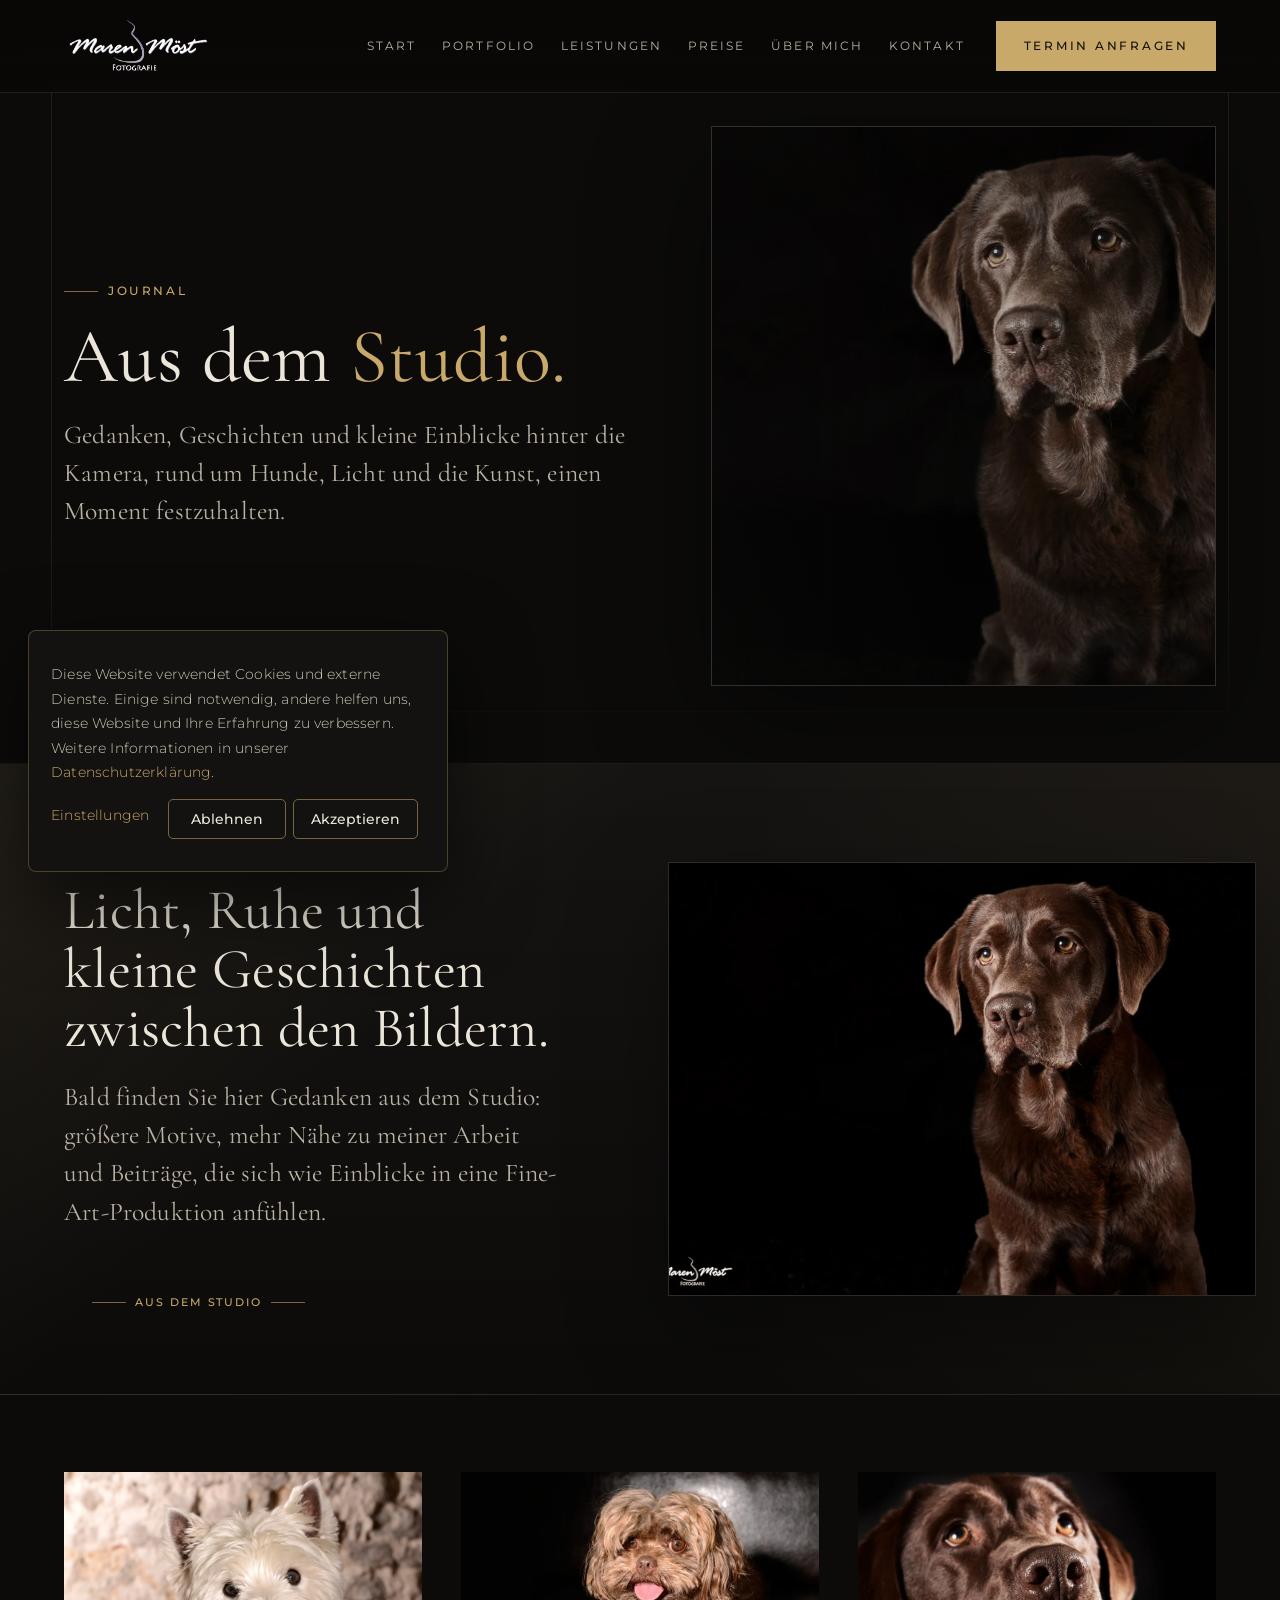
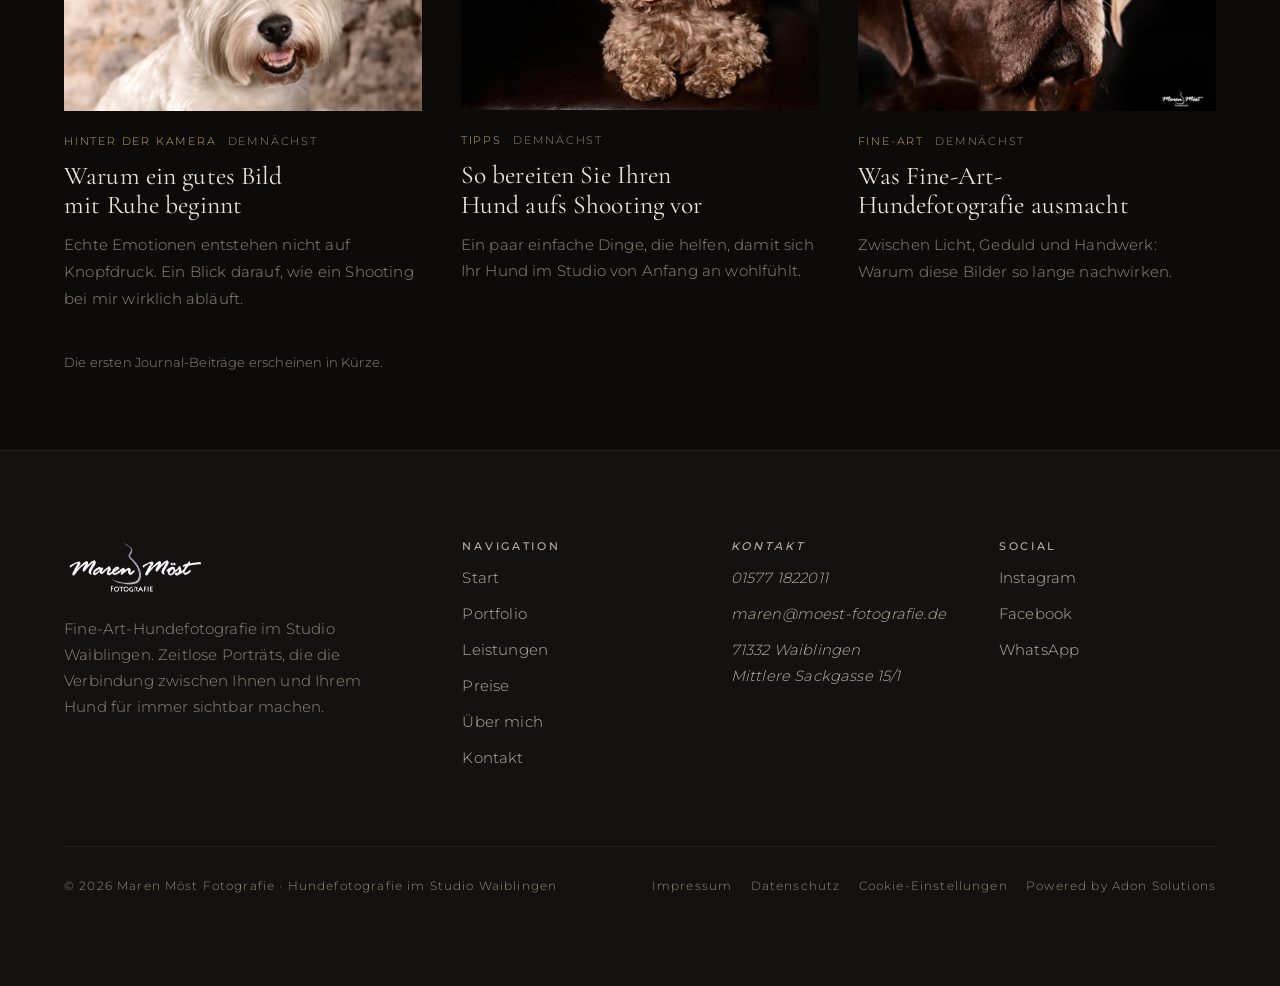
<file: blog.html>
<!DOCTYPE html>
<html lang="de">
<head>
<meta charset="UTF-8" />
<meta name="viewport" content="width=device-width, initial-scale=1" />
<meta name="robots" content="noindex,follow" /><!-- empty placeholder blog: keep out of the index until real articles exist -->
<script>if(location.hostname.indexOf("github.io")>-1){var m=document.createElement("meta");m.name="robots";m.content="noindex,nofollow";document.head.appendChild(m);}</script>
<script>document.documentElement.classList.add("js");</script>
<title>Blog · Maren Möst Hundefotografie</title>
<meta name="description" content="Journal aus dem Studio Waiblingen, Geschichten und Einblicke rund um Fine-Art-Hundefotografie." />
<link rel="canonical" href="https://www.moest-hundefotografie.de/blog.html" />
<meta property="og:type" content="website" />
<meta property="og:title" content="Blog · Maren Möst Hundefotografie" />
<meta property="og:description" content="Journal aus dem Studio Waiblingen, Geschichten und Einblicke rund um Fine-Art-Hundefotografie." />
<meta property="og:image" content="https://www.moest-hundefotografie.de/images/hero-banner.jpg" />
<meta property="og:url" content="https://www.moest-hundefotografie.de/blog.html" />
<link rel="icon" href="images/favicon.webp" />
<link rel="preload" href="fonts/cormorant-400.woff2" as="font" type="font/woff2" crossorigin />
<link rel="preload" href="fonts/montserrat-300.woff2" as="font" type="font/woff2" crossorigin />
<link rel="stylesheet" href="css/fonts.css" />
<link rel="stylesheet" href="css/styles.css" />
<link rel="stylesheet" href="css/klaro.css" media="print" onload="this.media='all'" />
<link rel="stylesheet" href="css/klaro-theme.css" media="print" onload="this.media='all'" />
<script type="application/ld+json">
{
  "@context": "https://schema.org",
  "@type": "BreadcrumbList",
  "itemListElement": [
    {
      "@type": "ListItem",
      "position": 1,
      "name": "Start",
      "item": "https://www.moest-hundefotografie.de/"
    },
    {
      "@type": "ListItem",
      "position": 2,
      "name": "Blog",
      "item": "https://www.moest-hundefotografie.de/blog.html"
    }
  ]
}
</script>
</head>
<body class="theme-noir">
  <header class="site-header" data-site-header>
    <a class="site-header__logo" href="index.html" aria-label="Maren Möst Hundefotografie, Startseite">
      <picture><source srcset="images/logo-weiss.webp" type="image/webp" /><img class="nav__brand-mark" src="images/logo-weiss.png" alt="Maren Möst Fotografie" width="392" height="146" /></picture>
    </a>
    <nav class="site-nav" aria-label="Hauptnavigation">
      <ul class="site-nav__list">
        <li class="site-nav__item"><a class="nav__link" href="index.html">Start</a></li>
        <li class="site-nav__item"><a class="nav__link" href="portfolio.html">Portfolio</a></li>
        <li class="site-nav__item"><a class="nav__link" href="leistungen.html">Leistungen</a></li>
        <li class="site-nav__item"><a class="nav__link" href="preise.html">Preise</a></li>
        <li class="site-nav__item"><a class="nav__link" href="ueber-mich.html">Über mich</a></li>
        <li class="site-nav__item"><a class="nav__link" href="kontakt.html">Kontakt</a></li>
      </ul>
      <a class="button button--primary site-nav__cta" href="kontakt.html#online-buchen">Termin anfragen</a>
    </nav>
    <button class="nav-toggle" type="button" data-nav-toggle aria-label="Menü öffnen" aria-expanded="false">
      <span class="nav-toggle__bar"></span><span class="nav-toggle__bar"></span><span class="nav-toggle__bar"></span>
    </button>
  </header>

  <nav class="nav-drawer" data-nav-drawer aria-label="Mobile Navigation">
      <a class="nav-drawer__link" href="index.html">Start</a>
      <a class="nav-drawer__link" href="portfolio.html">Portfolio</a>
      <a class="nav-drawer__link" href="leistungen.html">Leistungen</a>
      <a class="nav-drawer__link" href="preise.html">Preise</a>
      <a class="nav-drawer__link" href="ueber-mich.html">Über mich</a>
      <a class="nav-drawer__link" href="kontakt.html">Kontakt</a>
    <a class="button button--primary nav-drawer__cta" href="kontakt.html#online-buchen">Termin anfragen</a>
  </nav>

  <main class="page page--blog">
  <section id="hero" class="section section--page-hero page-hero" data-block="hero">
    <div class="shell">
      <div class="page-hero__content">
        <p class="label" data-reveal>Journal</p>
        <h1 class="page-hero__title" data-reveal data-reveal-delay="1">Aus dem <span class="accent">Studio.</span></h1>
        <p class="page-hero__lead section-head__text" data-reveal data-reveal-delay="2">Gedanken, Geschichten und kleine Einblicke hinter die Kamera, rund um Hunde, Licht und die Kunst, einen Moment festzuhalten.</p>
      </div>
      <figure class="page-hero__visual" data-reveal data-reveal-delay="1">
        <picture><source srcset="images/hero-blog-studio.webp" type="image/webp" /><img fetchpriority="high" src="images/hero-blog-studio.jpg" alt="Ruhiges Hundeporträt im Studio als Journal-Motiv" width="1800" height="1125" style="object-position:50% 50%" data-seo-primary /></picture>
      </figure>
    </div>
  </section>

  <section id="journal-feature" class="section lux-panel" data-block="journal-feature">
    <div class="shell lux-panel__grid">
      <div class="lux-panel__copy" data-reveal>
        <p class="label">Studio Journal</p>
        <h2 class="section-head__title">Licht, Ruhe und kleine Geschichten <span class="accent">zwischen den Bildern.</span></h2>
        <p class="section-head__text">Bald finden Sie hier Gedanken aus dem Studio: größere Motive, mehr Nähe zu meiner Arbeit und Beiträge, die sich wie Einblicke in eine Fine-Art-Produktion anfühlen.</p>
        <span class="lux-panel__seal">Aus dem Studio</span>
      </div>
      <div class="lux-panel__media" data-reveal data-reveal-delay="1">
        <figure class="lux-panel__frame lux-panel__frame--wide" style="aspect-ratio:1.5000;overflow:hidden"><picture><source srcset="images/dog-04.webp" type="image/webp" /><img loading="lazy" src="images/dog-04.jpg" alt="Hund im ruhigen Studiolicht" width="1800" height="1200" decoding="async" /></picture></figure>
      </div>
    </div>
  </section>

  <section id="intro" class="section section--blog section--tight" data-block="intro">
    <div class="shell">
      <div class="blog__grid" data-collection="posts">
        <article class="post-card" data-collection-item data-reveal>
          <figure class="media media--zoom" style="aspect-ratio:1.5000;overflow:hidden"><picture><source srcset="images/dog-09.webp" type="image/webp" /><img loading="lazy" class="media__img" src="images/dog-09.jpg" alt="Hund im ruhigen Fine-Art-Studiolicht" width="1800" height="1200" decoding="async" /></picture></figure>
          <div class="post-card__meta"><span class="post-card__cat">Hinter der Kamera</span><time>Demnächst</time></div>
          <h2 class="post-card__title">Warum ein gutes Bild mit Ruhe beginnt</h2>
          <p class="post-card__excerpt">Echte Emotionen entstehen nicht auf Knopfdruck. Ein Blick darauf, wie ein Shooting bei mir wirklich abläuft.</p>
        </article>
        <article class="post-card" data-collection-item data-reveal data-reveal-delay="1">
          <figure class="media media--zoom" style="aspect-ratio:1.5038;overflow:hidden"><picture><source srcset="images/dog-36.webp" type="image/webp" /><img loading="lazy" class="media__img" src="images/dog-36.jpg" alt="Hund im Studiolicht" width="1800" height="1197" decoding="async" /></picture></figure>
          <div class="post-card__meta"><span class="post-card__cat">Tipps</span><time>Demnächst</time></div>
          <h2 class="post-card__title">So bereiten Sie Ihren Hund aufs Shooting vor</h2>
          <p class="post-card__excerpt">Ein paar einfache Dinge, die helfen, damit sich Ihr Hund im Studio von Anfang an wohlfühlt.</p>
        </article>
        <article class="post-card" data-collection-item data-reveal data-reveal-delay="2">
          <figure class="media media--zoom" style="aspect-ratio:1.5000;overflow:hidden"><picture><source srcset="images/dog-10.webp" type="image/webp" /><img loading="lazy" class="media__img" src="images/dog-10.jpg" alt="Hund im dramatischen Studiolicht" width="1800" height="1200" decoding="async" /></picture></figure>
          <div class="post-card__meta"><span class="post-card__cat">Fine-Art</span><time>Demnächst</time></div>
          <h2 class="post-card__title">Was Fine-Art-Hundefotografie ausmacht</h2>
          <p class="post-card__excerpt">Zwischen Licht, Geduld und Handwerk: Warum diese Bilder so lange nachwirken.</p>
        </article>
      </div>
      <p class="section__note" data-reveal>Die ersten Journal-Beiträge erscheinen in Kürze.</p>
    </div>
  </section>
  <div class="mobile-cta" data-mobile-cta aria-label="Schnellkontakt">
    <a class="mobile-cta__btn mobile-cta__btn--ghost" href="tel:+4915771822011">Anrufen</a>
    <a class="mobile-cta__btn mobile-cta__btn--primary" href="kontakt.html#online-buchen">Termin anfragen</a>
  </div>
  </main>
  <footer class="footer">
    <div class="shell">
      <div class="footer__grid">
        <div class="footer__brand">
          <picture><source srcset="images/logo-weiss.webp" type="image/webp" /><img class="footer__logo" src="images/logo-weiss.png" alt="Maren Möst Fotografie" width="392" height="146" /></picture>
          <p class="footer__tagline">Fine-Art-Hundefotografie im Studio Waiblingen. Zeitlose Porträts, die die Verbindung zwischen Ihnen und Ihrem Hund für immer sichtbar machen.</p>
        </div>
        <nav class="footer__col" aria-label="Footer-Navigation">
          <h2 class="footer__col-title">Navigation</h2>
          <a class="footer__link" href="index.html">Start</a>
          <a class="footer__link" href="portfolio.html">Portfolio</a>
          <a class="footer__link" href="leistungen.html">Leistungen</a>
          <a class="footer__link" href="preise.html">Preise</a>
          <a class="footer__link" href="ueber-mich.html">Über mich</a>
          <a class="footer__link" href="kontakt.html">Kontakt</a>
        </nav>
        <address class="footer__col">
          <h2 class="footer__col-title">Kontakt</h2>
          <a class="footer__link" href="tel:+4915771822011">01577 1822011</a>
          <a class="footer__link" href="mailto:maren@moest-fotografie.de">maren@moest-fotografie.de</a>
          <span class="footer__link">71332 Waiblingen<br />Mittlere Sackgasse 15/1</span>
        </address>
        <nav class="footer__col" aria-label="Social Media">
          <h2 class="footer__col-title">Social</h2>
          <a class="footer__link" href="https://www.instagram.com/moestfotografie/" target="_blank" rel="noopener noreferrer">Instagram</a>
          <a class="footer__link" href="https://www.facebook.com/moest.fotografie" target="_blank" rel="noopener noreferrer">Facebook</a>
          <a class="footer__link" href="https://wa.me/491772028979" target="_blank" rel="noopener noreferrer">WhatsApp</a>
        </nav>
      </div>
      <div class="footer__bottom">
        <span>© 2026 Maren Möst Fotografie · Hundefotografie im Studio Waiblingen</span>
        <div class="footer__legal">
          <a href="impressum.html">Impressum</a>
          <a href="datenschutz.html">Datenschutz</a>
          <a href="#" onclick="klaro.show(undefined,true);return false;">Cookie-Einstellungen</a>
          <a class="footer__credit" href="https://adonsolutions.de" target="_blank" rel="noopener">Powered by Adon Solutions</a>
        </div>
      </div>
    </div>
  </footer>

  <script src="js/reveal.js" defer></script>
  <script src="js/main.js" defer></script>
  <script defer src="js/klaro-config.js"></script>
  <script defer src="js/klaro.js" data-config="klaroConfig"></script>
</body>
</html>
</file>
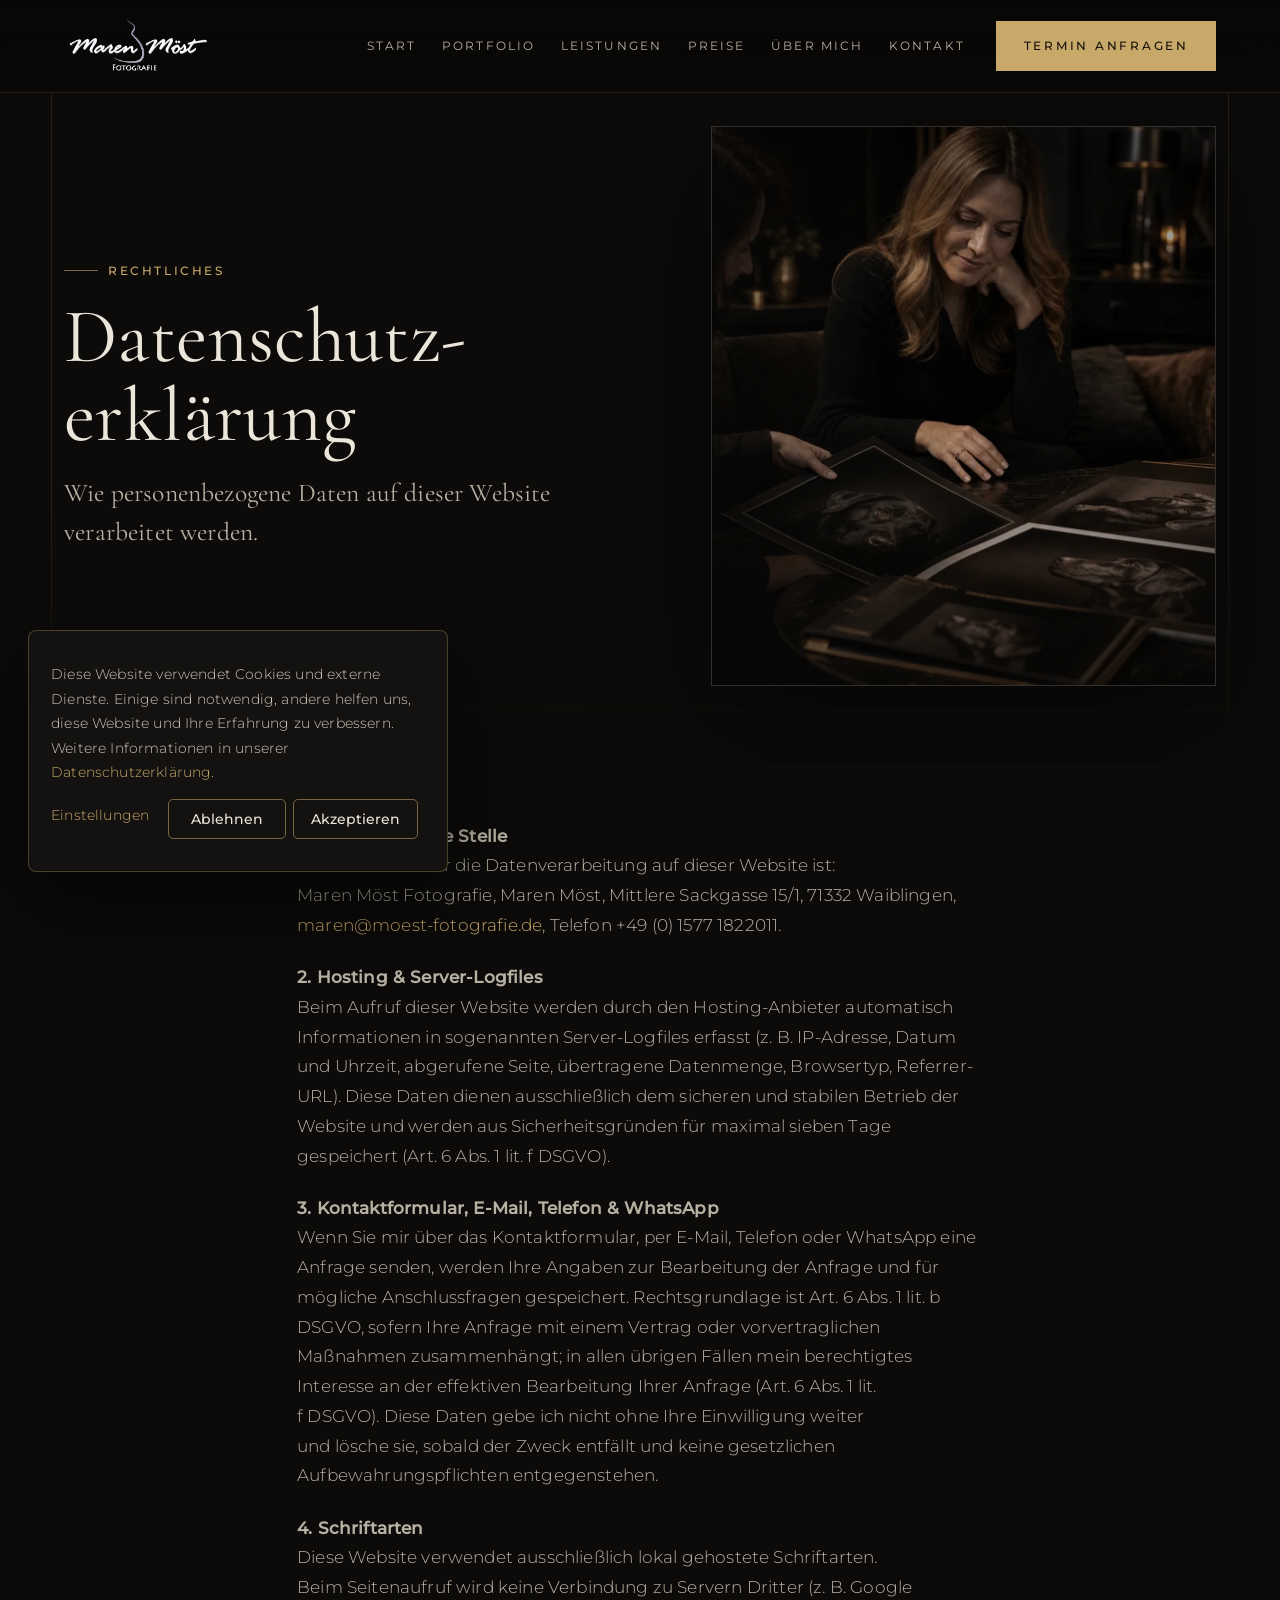
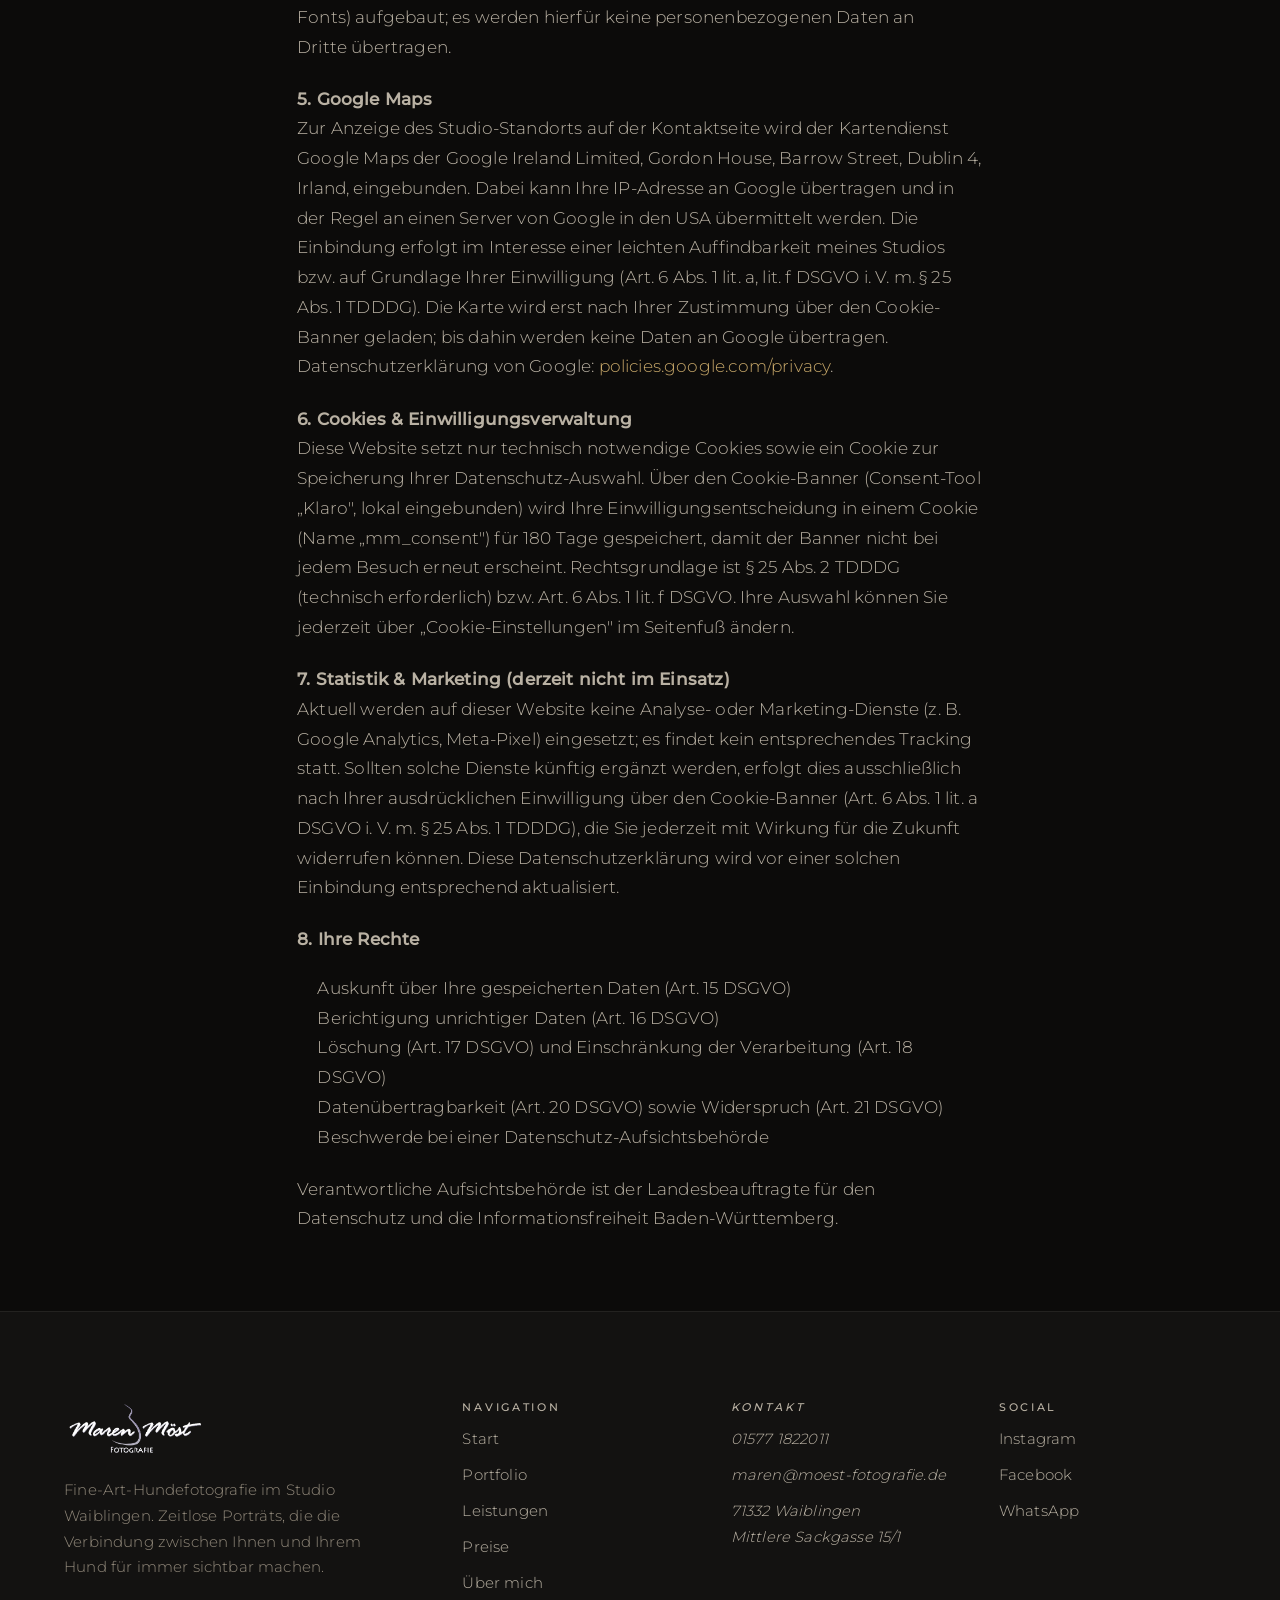
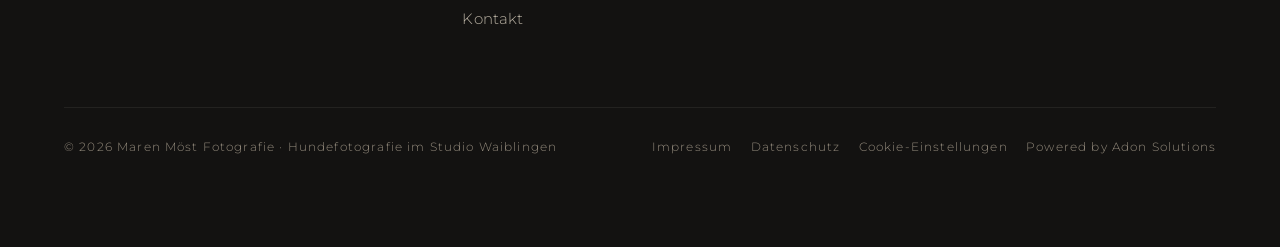
<file: datenschutz.html>
<!DOCTYPE html>
<html lang="de">
<head>
<meta charset="UTF-8" />
<meta name="viewport" content="width=device-width, initial-scale=1" />
<script>if(location.hostname.indexOf("github.io")>-1){var m=document.createElement("meta");m.name="robots";m.content="noindex,nofollow";document.head.appendChild(m);}</script>
<script>document.documentElement.classList.add("js");</script>
<title>Datenschutz · Maren Möst Hundefotografie</title>
<meta name="description" content="Datenschutz der Maren Möst Fotografie, Waiblingen." />
<link rel="canonical" href="https://www.moest-hundefotografie.de/datenschutz.html" />
<meta property="og:type" content="website" />
<meta property="og:title" content="Datenschutz · Maren Möst Hundefotografie" />
<meta property="og:description" content="Datenschutz der Maren Möst Fotografie, Waiblingen." />
<meta property="og:image" content="https://www.moest-hundefotografie.de/images/hero-banner.jpg" />
<meta property="og:url" content="https://www.moest-hundefotografie.de/datenschutz.html" />
<link rel="icon" href="images/favicon.webp" />
<link rel="preload" href="fonts/cormorant-400.woff2" as="font" type="font/woff2" crossorigin />
<link rel="preload" href="fonts/montserrat-300.woff2" as="font" type="font/woff2" crossorigin />
<link rel="stylesheet" href="css/fonts.css" />
<link rel="stylesheet" href="css/styles.css" />
<link rel="stylesheet" href="css/klaro.css" media="print" onload="this.media='all'" />
<link rel="stylesheet" href="css/klaro-theme.css" media="print" onload="this.media='all'" />
<script type="application/ld+json">
{
  "@context": "https://schema.org",
  "@type": "BreadcrumbList",
  "itemListElement": [
    {
      "@type": "ListItem",
      "position": 1,
      "name": "Start",
      "item": "https://www.moest-hundefotografie.de/"
    },
    {
      "@type": "ListItem",
      "position": 2,
      "name": "Datenschutz",
      "item": "https://www.moest-hundefotografie.de/datenschutz.html"
    }
  ]
}
</script>
</head>
<body class="theme-noir">
  <header class="site-header" data-site-header>
    <a class="site-header__logo" href="index.html" aria-label="Maren Möst Hundefotografie, Startseite">
      <picture><source srcset="images/logo-weiss.webp" type="image/webp" /><img class="nav__brand-mark" src="images/logo-weiss.png" alt="Maren Möst Fotografie" width="392" height="146" /></picture>
    </a>
    <nav class="site-nav" aria-label="Hauptnavigation">
      <ul class="site-nav__list">
        <li class="site-nav__item"><a class="nav__link" href="index.html">Start</a></li>
        <li class="site-nav__item"><a class="nav__link" href="portfolio.html">Portfolio</a></li>
        <li class="site-nav__item"><a class="nav__link" href="leistungen.html">Leistungen</a></li>
        <li class="site-nav__item"><a class="nav__link" href="preise.html">Preise</a></li>
        <li class="site-nav__item"><a class="nav__link" href="ueber-mich.html">Über mich</a></li>
        <li class="site-nav__item"><a class="nav__link" href="kontakt.html">Kontakt</a></li>
      </ul>
      <a class="button button--primary site-nav__cta" href="kontakt.html#online-buchen">Termin anfragen</a>
    </nav>
    <button class="nav-toggle" type="button" data-nav-toggle aria-label="Menü öffnen" aria-expanded="false">
      <span class="nav-toggle__bar"></span><span class="nav-toggle__bar"></span><span class="nav-toggle__bar"></span>
    </button>
  </header>

  <nav class="nav-drawer" data-nav-drawer aria-label="Mobile Navigation">
      <a class="nav-drawer__link" href="index.html">Start</a>
      <a class="nav-drawer__link" href="portfolio.html">Portfolio</a>
      <a class="nav-drawer__link" href="leistungen.html">Leistungen</a>
      <a class="nav-drawer__link" href="preise.html">Preise</a>
      <a class="nav-drawer__link" href="ueber-mich.html">Über mich</a>
      <a class="nav-drawer__link" href="kontakt.html">Kontakt</a>
    <a class="button button--primary nav-drawer__cta" href="kontakt.html#online-buchen">Termin anfragen</a>
  </nav>

  <main class="page page--legal">
  <section id="hero" class="section section--page-hero page-hero" data-block="hero">
    <div class="shell">
      <div class="page-hero__content">
        <p class="label" data-reveal>Rechtliches</p>
        <h1 class="page-hero__title" data-reveal data-reveal-delay="1">Datenschutz&shy;erklärung</h1>
        <p class="page-hero__lead section-head__text" data-reveal data-reveal-delay="2">Wie personenbezogene Daten auf dieser Website verarbeitet werden.</p>
      </div>
      <figure class="page-hero__visual" data-reveal data-reveal-delay="1">
        <picture><source srcset="images/hero-datenschutz-selection.webp" type="image/webp" /><img fetchpriority="high" src="images/hero-datenschutz-selection.jpg" alt="Bildauswahl im Studio als ruhiges Datenschutz-Motiv" width="1800" height="1125" style="object-position:50% 50%" data-seo-primary /></picture>
      </figure>
    </div>
  </section>
  <section id="intro" class="section section--legal section--tight" data-block="intro">
    <div class="shell" style="max-width:74ch;margin-inline:auto" data-reveal>
      <p><strong>1. Verantwortliche Stelle</strong><br />Verantwortlich für die Datenverarbeitung auf dieser Website ist:<br />Maren Möst Fotografie, Maren Möst, Mittlere Sackgasse 15/1, 71332 Waiblingen, <a href="mailto:maren@moest-fotografie.de" class="accent">maren@moest-fotografie.de</a>, Telefon +49 (0) 1577 1822011.</p>

      <p style="margin-top:1.4rem"><strong>2. Hosting &amp; Server-Logfiles</strong><br />Beim Aufruf dieser Website werden durch den Hosting-Anbieter automatisch Informationen in sogenannten Server-Logfiles erfasst (z. B. IP-Adresse, Datum und Uhrzeit, abgerufene Seite, übertragene Datenmenge, Browsertyp, Referrer-URL). Diese Daten dienen ausschließlich dem sicheren und stabilen Betrieb der Website und werden aus Sicherheitsgründen für maximal sieben Tage gespeichert (Art. 6 Abs. 1 lit. f DSGVO).</p>

      <p style="margin-top:1.4rem"><strong>3. Kontaktformular, E-Mail, Telefon &amp; WhatsApp</strong><br />Wenn Sie mir über das Kontaktformular, per E-Mail, Telefon oder WhatsApp eine Anfrage senden, werden Ihre Angaben zur Bearbeitung der Anfrage und für mögliche Anschlussfragen gespeichert. Rechtsgrundlage ist Art. 6 Abs. 1 lit. b DSGVO, sofern Ihre Anfrage mit einem Vertrag oder vorvertraglichen Maßnahmen zusammenhängt; in allen übrigen Fällen mein berechtigtes Interesse an der effektiven Bearbeitung Ihrer Anfrage (Art. 6 Abs. 1 lit. f DSGVO). Diese Daten gebe ich nicht ohne Ihre Einwilligung weiter und lösche sie, sobald der Zweck entfällt und keine gesetzlichen Aufbewahrungspflichten entgegenstehen.</p>

      <p style="margin-top:1.4rem"><strong>4. Schriftarten</strong><br />Diese Website verwendet ausschließlich lokal gehostete Schriftarten. Beim Seitenaufruf wird keine Verbindung zu Servern Dritter (z. B. Google Fonts) aufgebaut; es werden hierfür keine personenbezogenen Daten an Dritte übertragen.</p>

      <p style="margin-top:1.4rem"><strong>5. Google Maps</strong><br />Zur Anzeige des Studio-Standorts auf der Kontaktseite wird der Kartendienst Google Maps der Google Ireland Limited, Gordon House, Barrow Street, Dublin 4, Irland, eingebunden. Dabei kann Ihre IP-Adresse an Google übertragen und in der Regel an einen Server von Google in den USA übermittelt werden. Die Einbindung erfolgt im Interesse einer leichten Auffindbarkeit meines Studios bzw. auf Grundlage Ihrer Einwilligung (Art. 6 Abs. 1 lit. a, lit. f DSGVO i. V. m. § 25 Abs. 1 TDDDG). Die Karte wird erst nach Ihrer Zustimmung über den Cookie-Banner geladen; bis dahin werden keine Daten an Google übertragen. Datenschutzerklärung von Google: <a href="https://policies.google.com/privacy" class="accent" target="_blank" rel="noopener noreferrer">policies.google.com/privacy</a>.</p>

      <p style="margin-top:1.4rem"><strong>6. Cookies &amp; Einwilligungsverwaltung</strong><br />Diese Website setzt nur technisch notwendige Cookies sowie ein Cookie zur Speicherung Ihrer Datenschutz-Auswahl. Über den Cookie-Banner (Consent-Tool „Klaro", lokal eingebunden) wird Ihre Einwilligungsentscheidung in einem Cookie (Name „mm_consent") für 180 Tage gespeichert, damit der Banner nicht bei jedem Besuch erneut erscheint. Rechtsgrundlage ist § 25 Abs. 2 TDDDG (technisch erforderlich) bzw. Art. 6 Abs. 1 lit. f DSGVO. Ihre Auswahl können Sie jederzeit über „Cookie-Einstellungen" im Seitenfuß ändern.</p>

      <p style="margin-top:1.4rem"><strong>7. Statistik &amp; Marketing (derzeit nicht im Einsatz)</strong><br />Aktuell werden auf dieser Website keine Analyse- oder Marketing-Dienste (z. B. Google Analytics, Meta-Pixel) eingesetzt; es findet kein entsprechendes Tracking statt. Sollten solche Dienste künftig ergänzt werden, erfolgt dies ausschließlich nach Ihrer ausdrücklichen Einwilligung über den Cookie-Banner (Art. 6 Abs. 1 lit. a DSGVO i. V. m. § 25 Abs. 1 TDDDG), die Sie jederzeit mit Wirkung für die Zukunft widerrufen können. Diese Datenschutzerklärung wird vor einer solchen Einbindung entsprechend aktualisiert.</p>

      <p style="margin-top:1.4rem"><strong>8. Ihre Rechte</strong></p>
      <ul style="margin:.4rem 0 0;padding-left:1.2em;color:var(--color-ink-soft)">
        <li>Auskunft über Ihre gespeicherten Daten (Art. 15 DSGVO)</li>
        <li>Berichtigung unrichtiger Daten (Art. 16 DSGVO)</li>
        <li>Löschung (Art. 17 DSGVO) und Einschränkung der Verarbeitung (Art. 18 DSGVO)</li>
        <li>Datenübertragbarkeit (Art. 20 DSGVO) sowie Widerspruch (Art. 21 DSGVO)</li>
        <li>Beschwerde bei einer Datenschutz-Aufsichtsbehörde</li>
      </ul>
      <p style="margin-top:1.4rem">Verantwortliche Aufsichtsbehörde ist der Landesbeauftragte für den Datenschutz und die Informationsfreiheit Baden-Württemberg.</p>
    </div>
  </section>
  </main>
  <footer class="footer">
    <div class="shell">
      <div class="footer__grid">
        <div class="footer__brand">
          <picture><source srcset="images/logo-weiss.webp" type="image/webp" /><img class="footer__logo" src="images/logo-weiss.png" alt="Maren Möst Fotografie" width="392" height="146" /></picture>
          <p class="footer__tagline">Fine-Art-Hundefotografie im Studio Waiblingen. Zeitlose Porträts, die die Verbindung zwischen Ihnen und Ihrem Hund für immer sichtbar machen.</p>
        </div>
        <nav class="footer__col" aria-label="Footer-Navigation">
          <h2 class="footer__col-title">Navigation</h2>
          <a class="footer__link" href="index.html">Start</a>
          <a class="footer__link" href="portfolio.html">Portfolio</a>
          <a class="footer__link" href="leistungen.html">Leistungen</a>
          <a class="footer__link" href="preise.html">Preise</a>
          <a class="footer__link" href="ueber-mich.html">Über mich</a>
          <a class="footer__link" href="kontakt.html">Kontakt</a>
        </nav>
        <address class="footer__col">
          <h2 class="footer__col-title">Kontakt</h2>
          <a class="footer__link" href="tel:+4915771822011">01577 1822011</a>
          <a class="footer__link" href="mailto:maren@moest-fotografie.de">maren@moest-fotografie.de</a>
          <span class="footer__link">71332 Waiblingen<br />Mittlere Sackgasse 15/1</span>
        </address>
        <nav class="footer__col" aria-label="Social Media">
          <h2 class="footer__col-title">Social</h2>
          <a class="footer__link" href="https://www.instagram.com/moestfotografie/" target="_blank" rel="noopener noreferrer">Instagram</a>
          <a class="footer__link" href="https://www.facebook.com/moest.fotografie" target="_blank" rel="noopener noreferrer">Facebook</a>
          <a class="footer__link" href="https://wa.me/491772028979" target="_blank" rel="noopener noreferrer">WhatsApp</a>
        </nav>
      </div>
      <div class="footer__bottom">
        <span>© 2026 Maren Möst Fotografie · Hundefotografie im Studio Waiblingen</span>
        <div class="footer__legal">
          <a href="impressum.html">Impressum</a>
          <a href="datenschutz.html">Datenschutz</a>
          <a href="#" onclick="klaro.show(undefined,true);return false;">Cookie-Einstellungen</a>
          <a class="footer__credit" href="https://adonsolutions.de" target="_blank" rel="noopener">Powered by Adon Solutions</a>
        </div>
      </div>
    </div>
  </footer>

  <script src="js/reveal.js" defer></script>
  <script src="js/main.js" defer></script>
  <script defer src="js/klaro-config.js"></script>
  <script defer src="js/klaro.js" data-config="klaroConfig"></script>
</body>
</html>
</file>
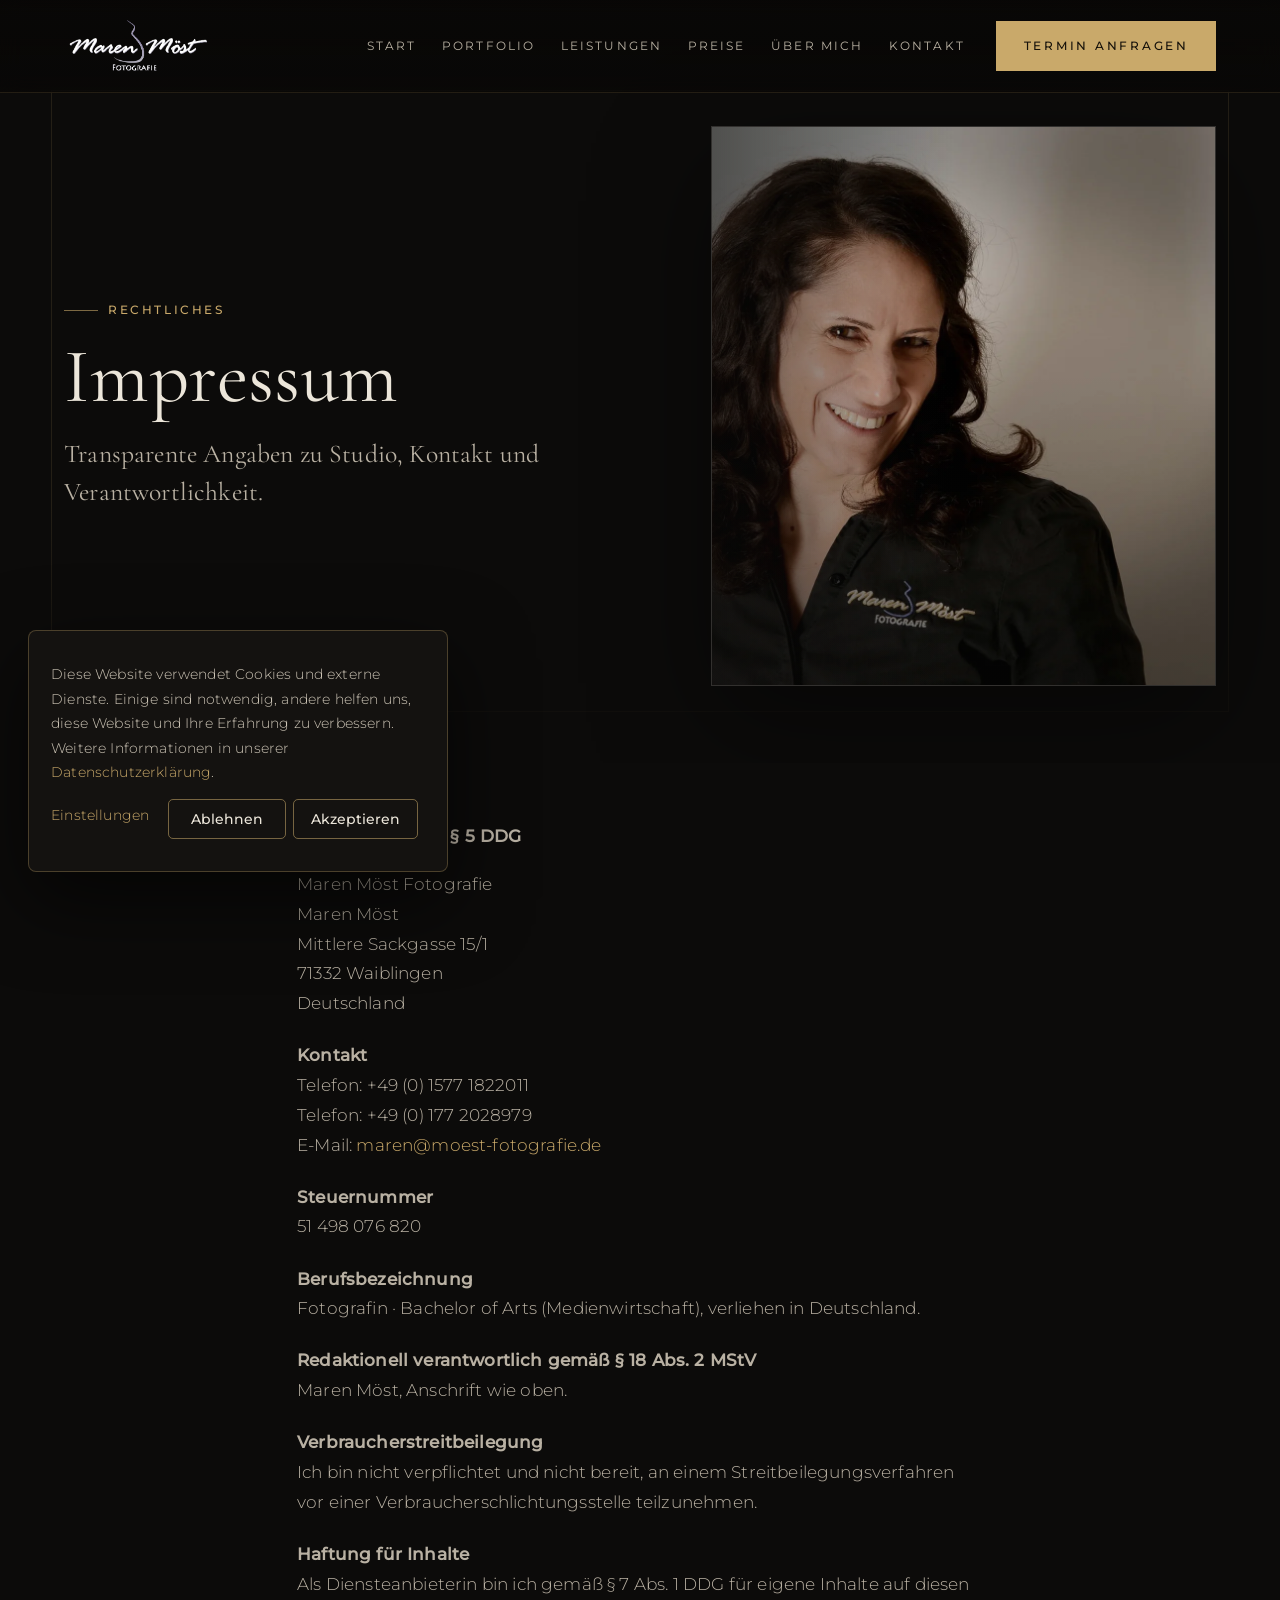
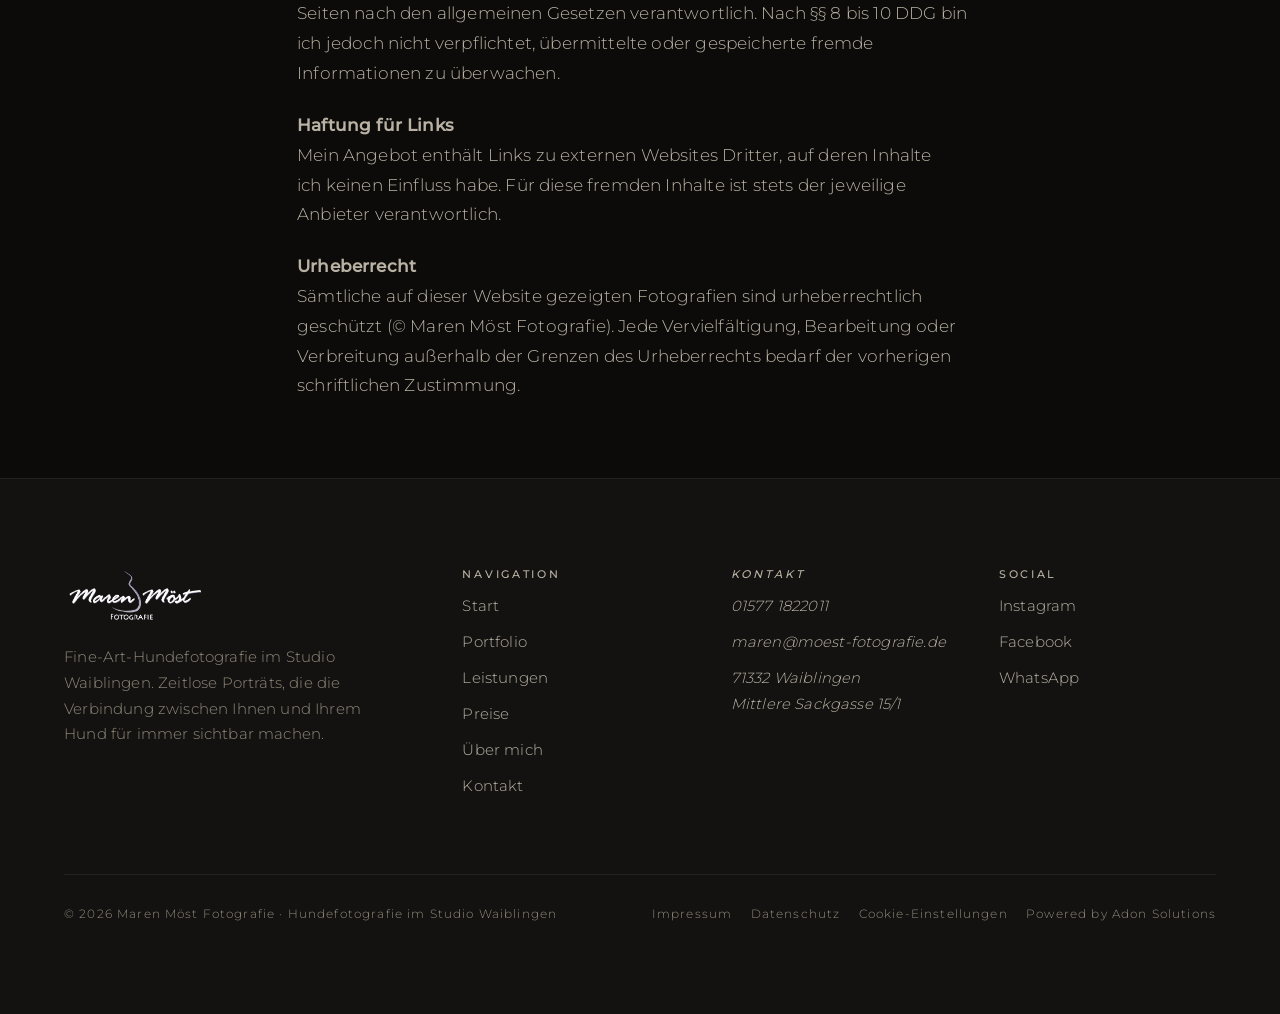
<file: impressum.html>
<!DOCTYPE html>
<html lang="de">
<head>
<meta charset="UTF-8" />
<meta name="viewport" content="width=device-width, initial-scale=1" />
<script>if(location.hostname.indexOf("github.io")>-1){var m=document.createElement("meta");m.name="robots";m.content="noindex,nofollow";document.head.appendChild(m);}</script>
<script>document.documentElement.classList.add("js");</script>
<title>Impressum · Maren Möst Hundefotografie</title>
<meta name="description" content="Impressum der Maren Möst Fotografie, Waiblingen." />
<link rel="canonical" href="https://www.moest-hundefotografie.de/impressum.html" />
<meta property="og:type" content="website" />
<meta property="og:title" content="Impressum · Maren Möst Hundefotografie" />
<meta property="og:description" content="Impressum der Maren Möst Fotografie, Waiblingen." />
<meta property="og:image" content="https://www.moest-hundefotografie.de/images/hero-banner.jpg" />
<meta property="og:url" content="https://www.moest-hundefotografie.de/impressum.html" />
<link rel="icon" href="images/favicon.webp" />
<link rel="preload" href="fonts/cormorant-400.woff2" as="font" type="font/woff2" crossorigin />
<link rel="preload" href="fonts/montserrat-300.woff2" as="font" type="font/woff2" crossorigin />
<link rel="stylesheet" href="css/fonts.css" />
<link rel="stylesheet" href="css/styles.css" />
<link rel="stylesheet" href="css/klaro.css" media="print" onload="this.media='all'" />
<link rel="stylesheet" href="css/klaro-theme.css" media="print" onload="this.media='all'" />
<script type="application/ld+json">
{
  "@context": "https://schema.org",
  "@type": "BreadcrumbList",
  "itemListElement": [
    {
      "@type": "ListItem",
      "position": 1,
      "name": "Start",
      "item": "https://www.moest-hundefotografie.de/"
    },
    {
      "@type": "ListItem",
      "position": 2,
      "name": "Impressum",
      "item": "https://www.moest-hundefotografie.de/impressum.html"
    }
  ]
}
</script>
</head>
<body class="theme-noir">
  <header class="site-header" data-site-header>
    <a class="site-header__logo" href="index.html" aria-label="Maren Möst Hundefotografie, Startseite">
      <picture><source srcset="images/logo-weiss.webp" type="image/webp" /><img class="nav__brand-mark" src="images/logo-weiss.png" alt="Maren Möst Fotografie" width="392" height="146" /></picture>
    </a>
    <nav class="site-nav" aria-label="Hauptnavigation">
      <ul class="site-nav__list">
        <li class="site-nav__item"><a class="nav__link" href="index.html">Start</a></li>
        <li class="site-nav__item"><a class="nav__link" href="portfolio.html">Portfolio</a></li>
        <li class="site-nav__item"><a class="nav__link" href="leistungen.html">Leistungen</a></li>
        <li class="site-nav__item"><a class="nav__link" href="preise.html">Preise</a></li>
        <li class="site-nav__item"><a class="nav__link" href="ueber-mich.html">Über mich</a></li>
        <li class="site-nav__item"><a class="nav__link" href="kontakt.html">Kontakt</a></li>
      </ul>
      <a class="button button--primary site-nav__cta" href="kontakt.html#online-buchen">Termin anfragen</a>
    </nav>
    <button class="nav-toggle" type="button" data-nav-toggle aria-label="Menü öffnen" aria-expanded="false">
      <span class="nav-toggle__bar"></span><span class="nav-toggle__bar"></span><span class="nav-toggle__bar"></span>
    </button>
  </header>

  <nav class="nav-drawer" data-nav-drawer aria-label="Mobile Navigation">
      <a class="nav-drawer__link" href="index.html">Start</a>
      <a class="nav-drawer__link" href="portfolio.html">Portfolio</a>
      <a class="nav-drawer__link" href="leistungen.html">Leistungen</a>
      <a class="nav-drawer__link" href="preise.html">Preise</a>
      <a class="nav-drawer__link" href="ueber-mich.html">Über mich</a>
      <a class="nav-drawer__link" href="kontakt.html">Kontakt</a>
    <a class="button button--primary nav-drawer__cta" href="kontakt.html#online-buchen">Termin anfragen</a>
  </nav>

  <main class="page page--legal">
  <section id="hero" class="section section--page-hero page-hero" data-block="hero">
    <div class="shell">
      <div class="page-hero__content">
        <p class="label" data-reveal>Rechtliches</p>
        <h1 class="page-hero__title" data-reveal data-reveal-delay="1">Impressum</h1>
        <p class="page-hero__lead section-head__text" data-reveal data-reveal-delay="2">Transparente Angaben zu Studio, Kontakt und Verantwortlichkeit.</p>
      </div>
      <figure class="page-hero__visual" data-reveal data-reveal-delay="1">
        <picture><source srcset="images/hero-impressum-portrait.webp" type="image/webp" /><img fetchpriority="high" src="images/hero-impressum-portrait.jpg" alt="Maren Möst Porträt als ruhiges Studio-Motiv" width="1800" height="1125" style="object-position:50% 50%" data-seo-primary /></picture>
      </figure>
    </div>
  </section>
  <section id="intro" class="section section--legal section--tight" data-block="intro">
    <div class="shell" style="max-width:74ch;margin-inline:auto" data-reveal>
      <p><strong>Angaben gemäß § 5 DDG</strong></p>
      <p style="margin-top:.6rem">Maren Möst Fotografie<br />Maren Möst<br />Mittlere Sackgasse 15/1<br />71332 Waiblingen<br />Deutschland</p>
      <p style="margin-top:1.4rem"><strong>Kontakt</strong><br />Telefon: +49 (0) 1577 1822011<br />Telefon: +49 (0) 177 2028979<br />E-Mail: <a href="mailto:maren@moest-fotografie.de" class="accent">maren@moest-fotografie.de</a></p>
      <p style="margin-top:1.4rem"><strong>Steuernummer</strong><br />51 498 076 820</p>
      <p style="margin-top:1.4rem"><strong>Berufsbezeichnung</strong><br />Fotografin · Bachelor of Arts (Medienwirtschaft), verliehen in Deutschland.</p>
      <p style="margin-top:1.4rem"><strong>Redaktionell verantwortlich gemäß § 18 Abs. 2 MStV</strong><br />Maren Möst, Anschrift wie oben.</p>
      <p style="margin-top:1.4rem"><strong>Verbraucherstreitbeilegung</strong><br />Ich bin nicht verpflichtet und nicht bereit, an einem Streitbeilegungsverfahren vor einer Verbraucherschlichtungsstelle teilzunehmen.</p>
      <p style="margin-top:1.4rem"><strong>Haftung für Inhalte</strong><br />Als Diensteanbieterin bin ich gemäß § 7 Abs. 1 DDG für eigene Inhalte auf diesen Seiten nach den allgemeinen Gesetzen verantwortlich. Nach §§ 8 bis 10 DDG bin ich jedoch nicht verpflichtet, übermittelte oder gespeicherte fremde Informationen zu überwachen.</p>
      <p style="margin-top:1.4rem"><strong>Haftung für Links</strong><br />Mein Angebot enthält Links zu externen Websites Dritter, auf deren Inhalte ich keinen Einfluss habe. Für diese fremden Inhalte ist stets der jeweilige Anbieter verantwortlich.</p>
      <p style="margin-top:1.4rem"><strong>Urheberrecht</strong><br />Sämtliche auf dieser Website gezeigten Fotografien sind urheberrechtlich geschützt (© Maren Möst Fotografie). Jede Vervielfältigung, Bearbeitung oder Verbreitung außerhalb der Grenzen des Urheberrechts bedarf der vorherigen schriftlichen Zustimmung.</p>
    </div>
  </section>
  </main>
  <footer class="footer">
    <div class="shell">
      <div class="footer__grid">
        <div class="footer__brand">
          <picture><source srcset="images/logo-weiss.webp" type="image/webp" /><img class="footer__logo" src="images/logo-weiss.png" alt="Maren Möst Fotografie" width="392" height="146" /></picture>
          <p class="footer__tagline">Fine-Art-Hundefotografie im Studio Waiblingen. Zeitlose Porträts, die die Verbindung zwischen Ihnen und Ihrem Hund für immer sichtbar machen.</p>
        </div>
        <nav class="footer__col" aria-label="Footer-Navigation">
          <h2 class="footer__col-title">Navigation</h2>
          <a class="footer__link" href="index.html">Start</a>
          <a class="footer__link" href="portfolio.html">Portfolio</a>
          <a class="footer__link" href="leistungen.html">Leistungen</a>
          <a class="footer__link" href="preise.html">Preise</a>
          <a class="footer__link" href="ueber-mich.html">Über mich</a>
          <a class="footer__link" href="kontakt.html">Kontakt</a>
        </nav>
        <address class="footer__col">
          <h2 class="footer__col-title">Kontakt</h2>
          <a class="footer__link" href="tel:+4915771822011">01577 1822011</a>
          <a class="footer__link" href="mailto:maren@moest-fotografie.de">maren@moest-fotografie.de</a>
          <span class="footer__link">71332 Waiblingen<br />Mittlere Sackgasse 15/1</span>
        </address>
        <nav class="footer__col" aria-label="Social Media">
          <h2 class="footer__col-title">Social</h2>
          <a class="footer__link" href="https://www.instagram.com/moestfotografie/" target="_blank" rel="noopener noreferrer">Instagram</a>
          <a class="footer__link" href="https://www.facebook.com/moest.fotografie" target="_blank" rel="noopener noreferrer">Facebook</a>
          <a class="footer__link" href="https://wa.me/491772028979" target="_blank" rel="noopener noreferrer">WhatsApp</a>
        </nav>
      </div>
      <div class="footer__bottom">
        <span>© 2026 Maren Möst Fotografie · Hundefotografie im Studio Waiblingen</span>
        <div class="footer__legal">
          <a href="impressum.html">Impressum</a>
          <a href="datenschutz.html">Datenschutz</a>
          <a href="#" onclick="klaro.show(undefined,true);return false;">Cookie-Einstellungen</a>
          <a class="footer__credit" href="https://adonsolutions.de" target="_blank" rel="noopener">Powered by Adon Solutions</a>
        </div>
      </div>
    </div>
  </footer>

  <script src="js/reveal.js" defer></script>
  <script src="js/main.js" defer></script>
  <script defer src="js/klaro-config.js"></script>
  <script defer src="js/klaro.js" data-config="klaroConfig"></script>
</body>
</html>
</file>
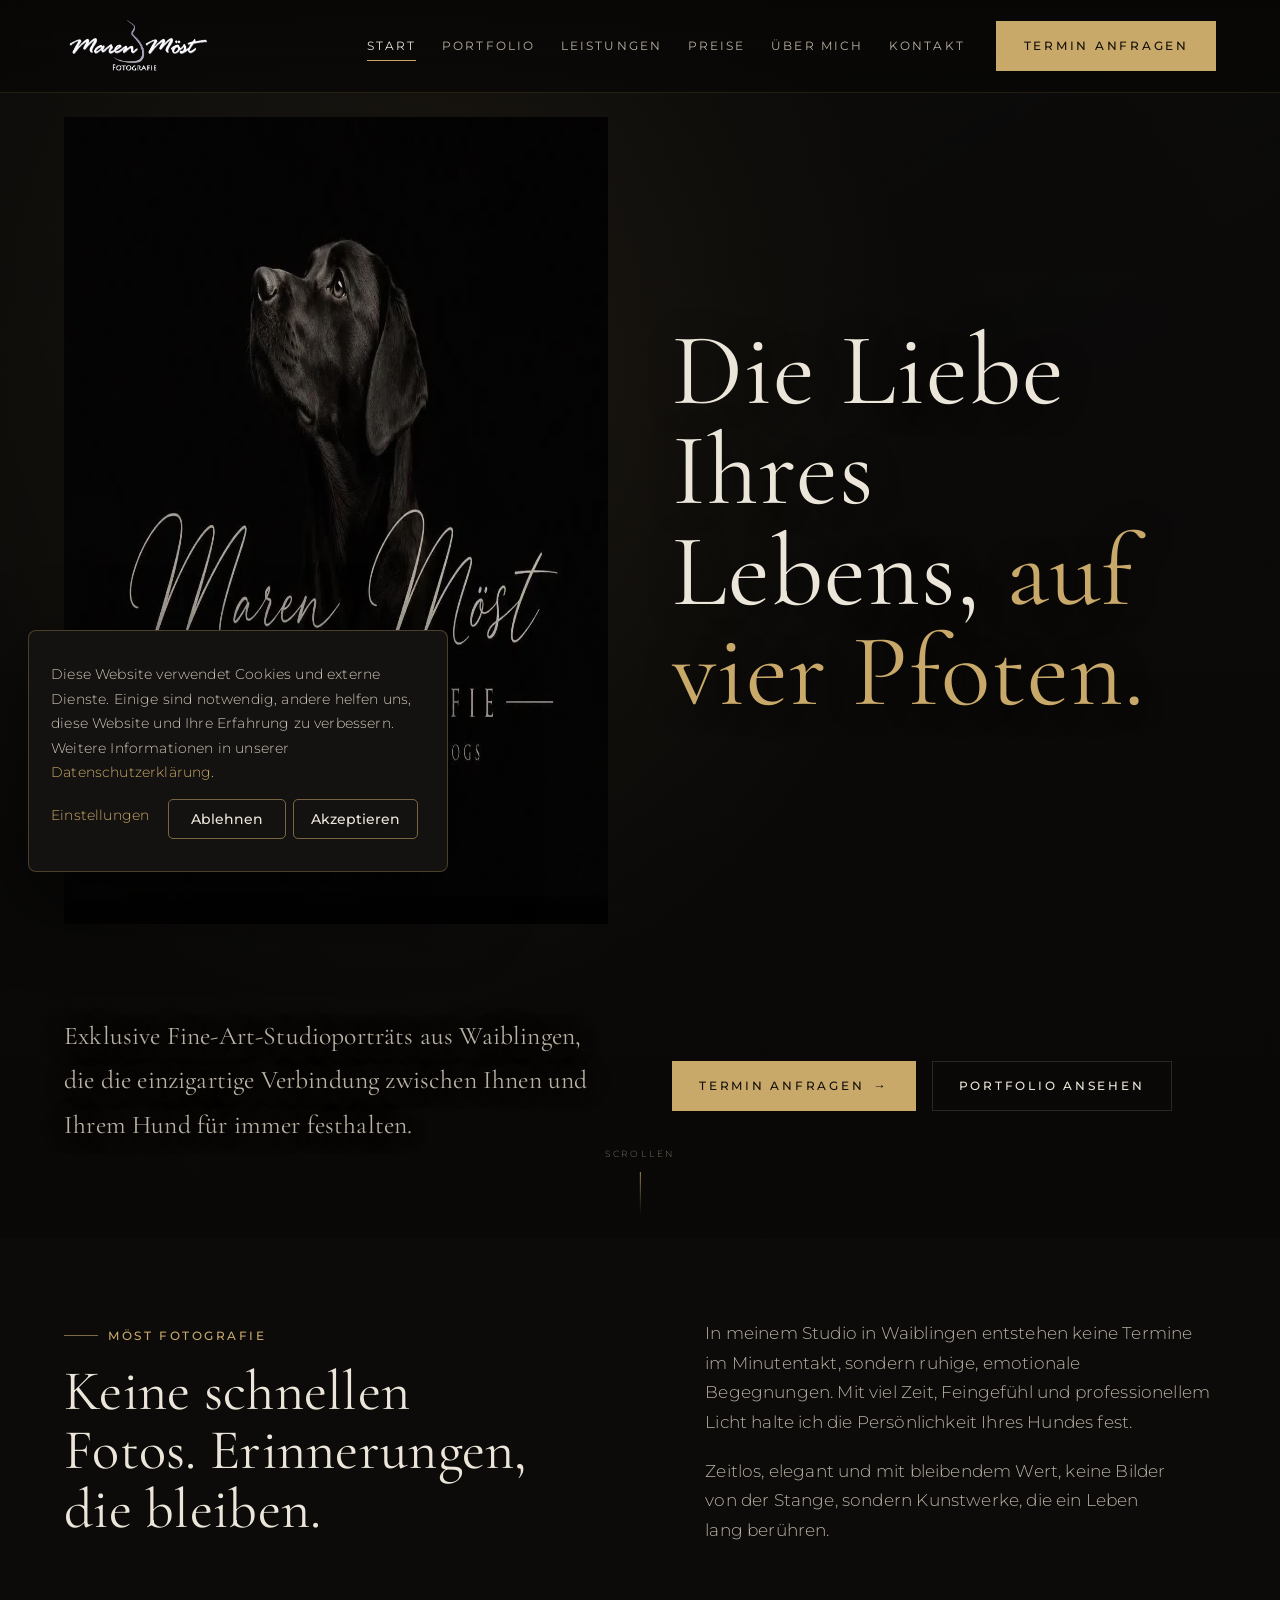
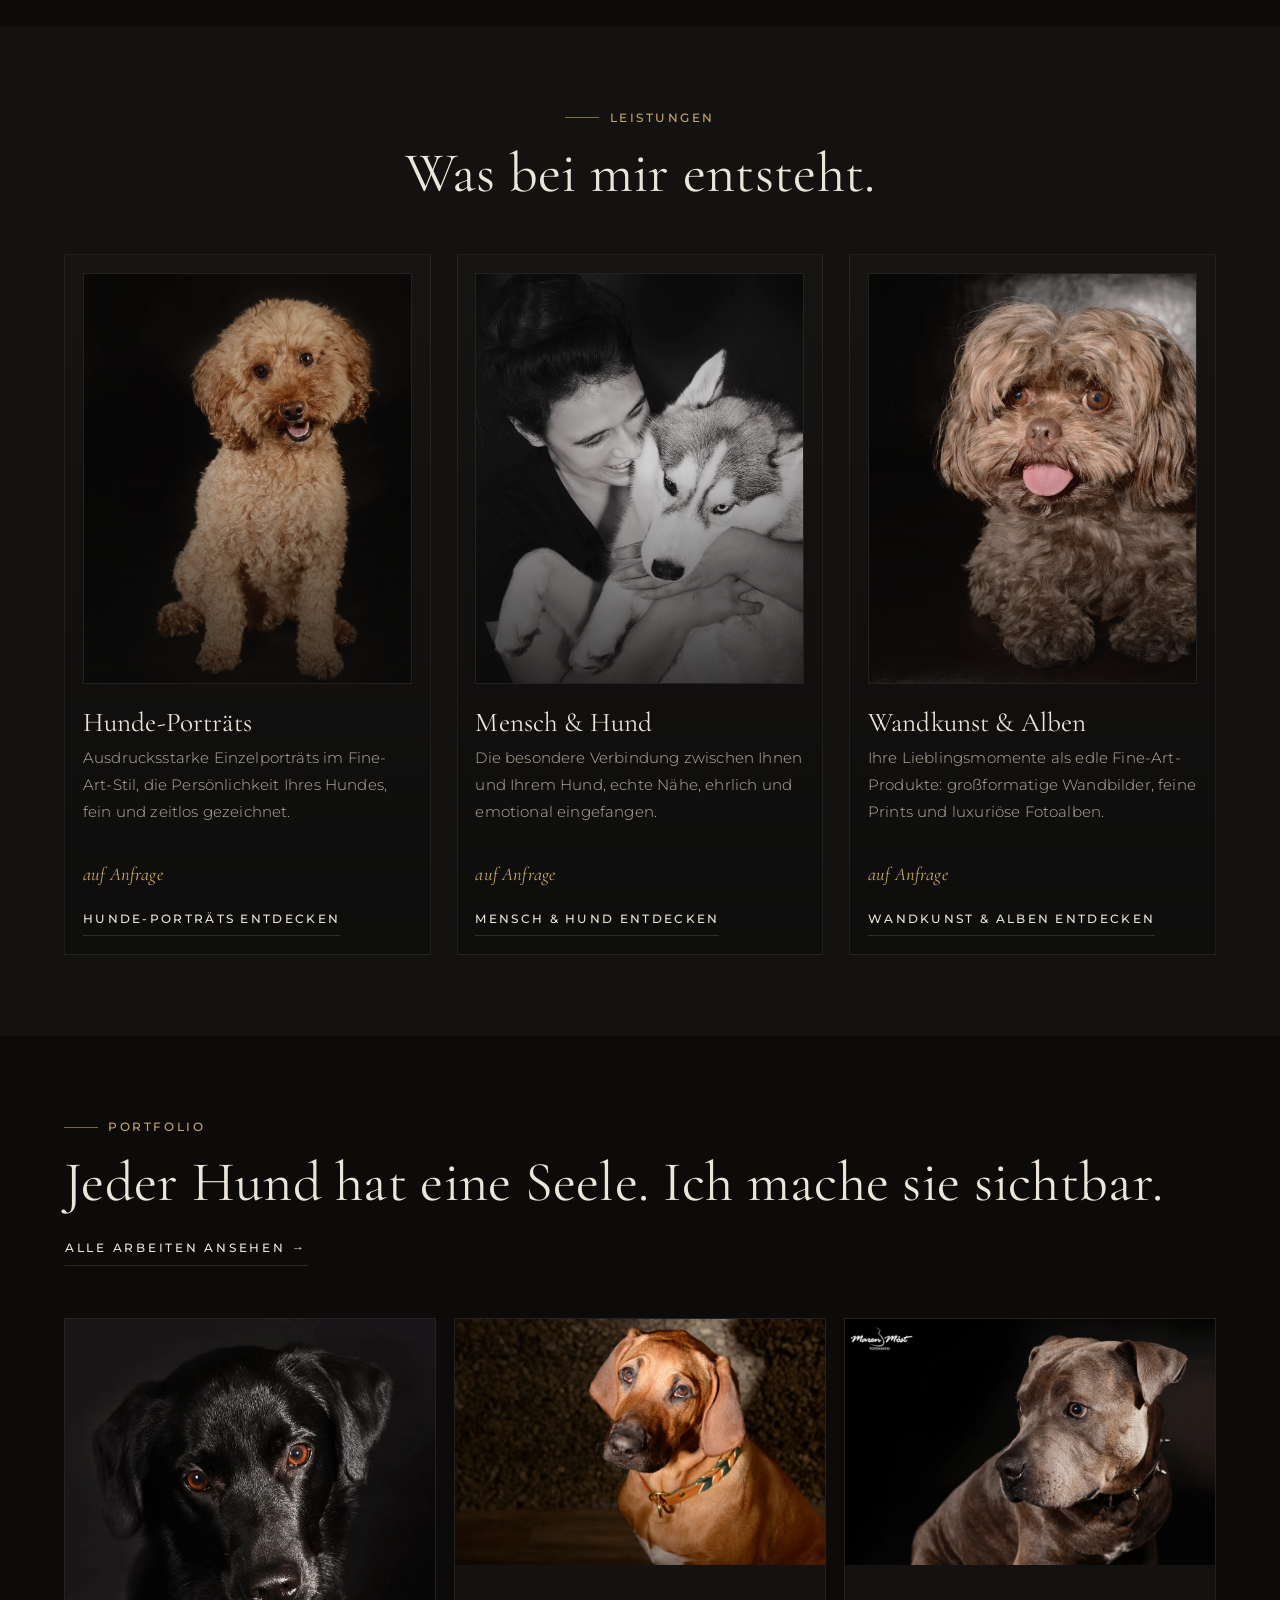
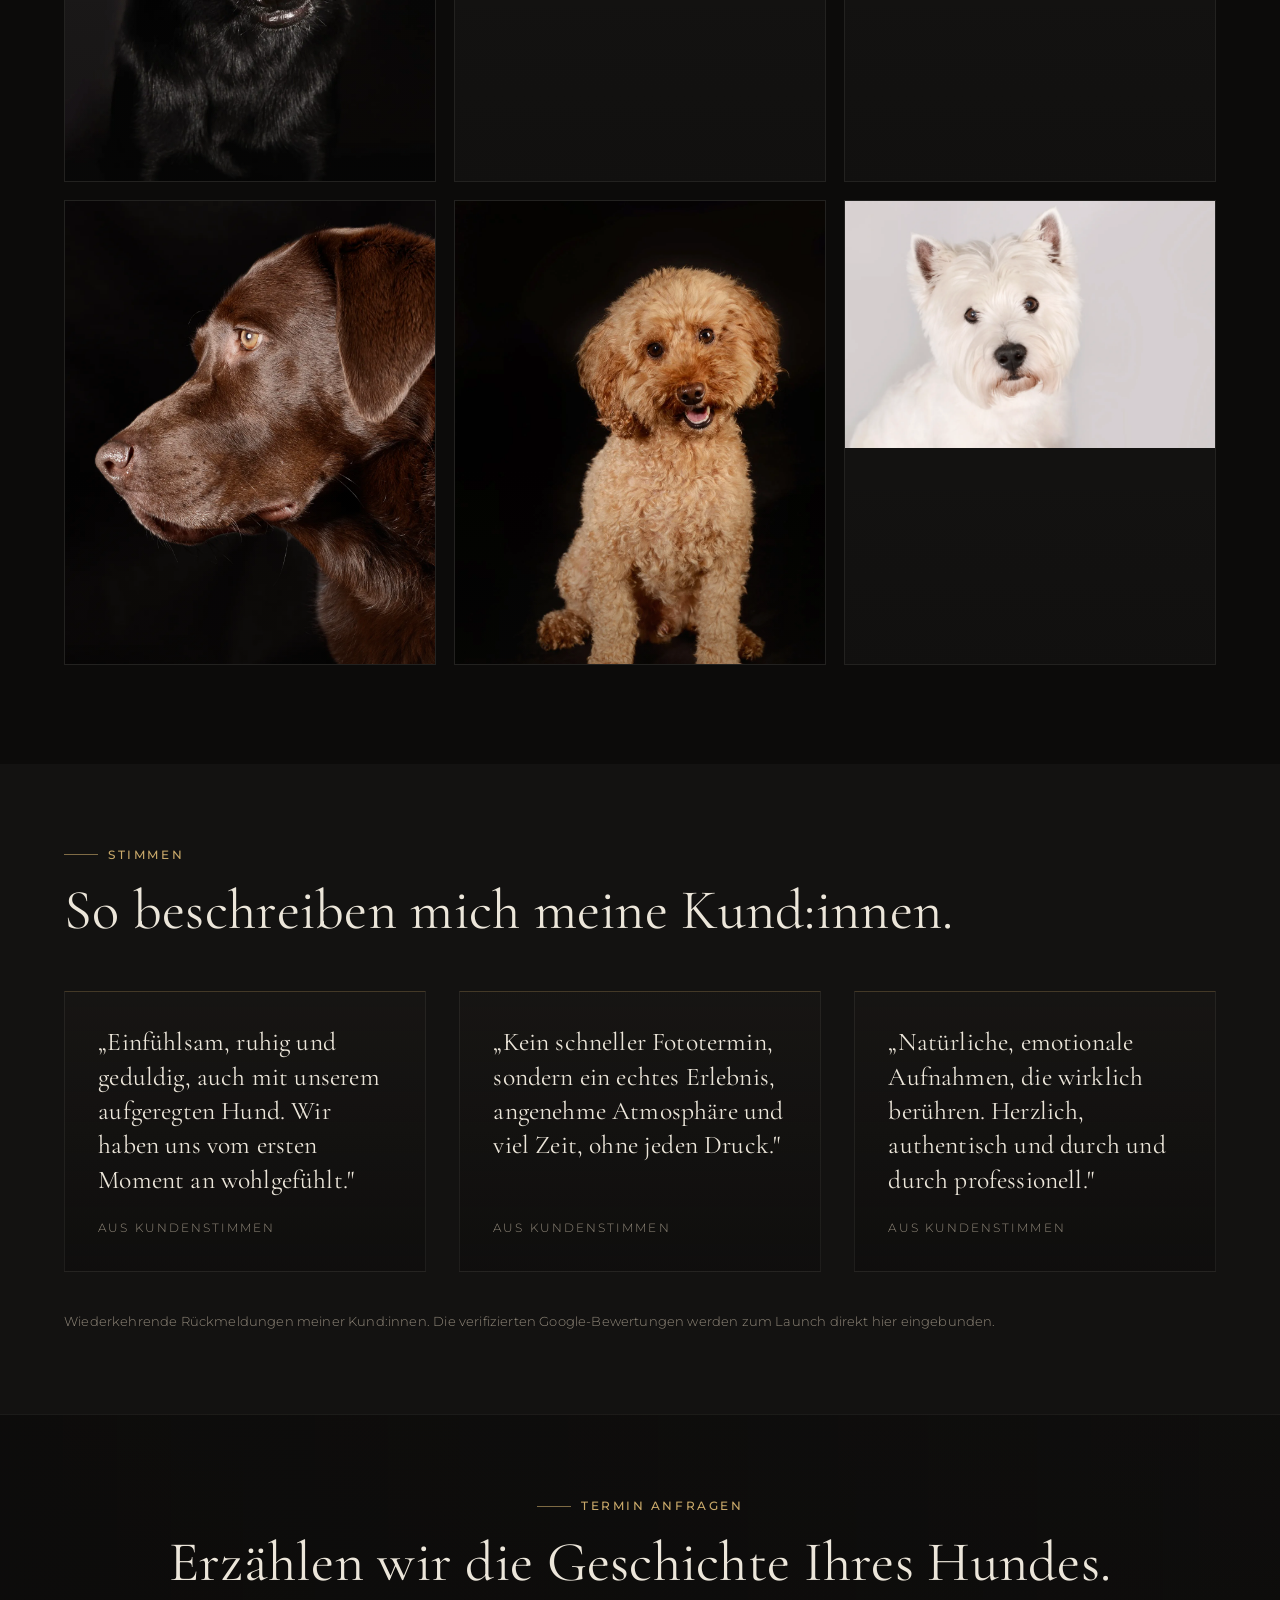
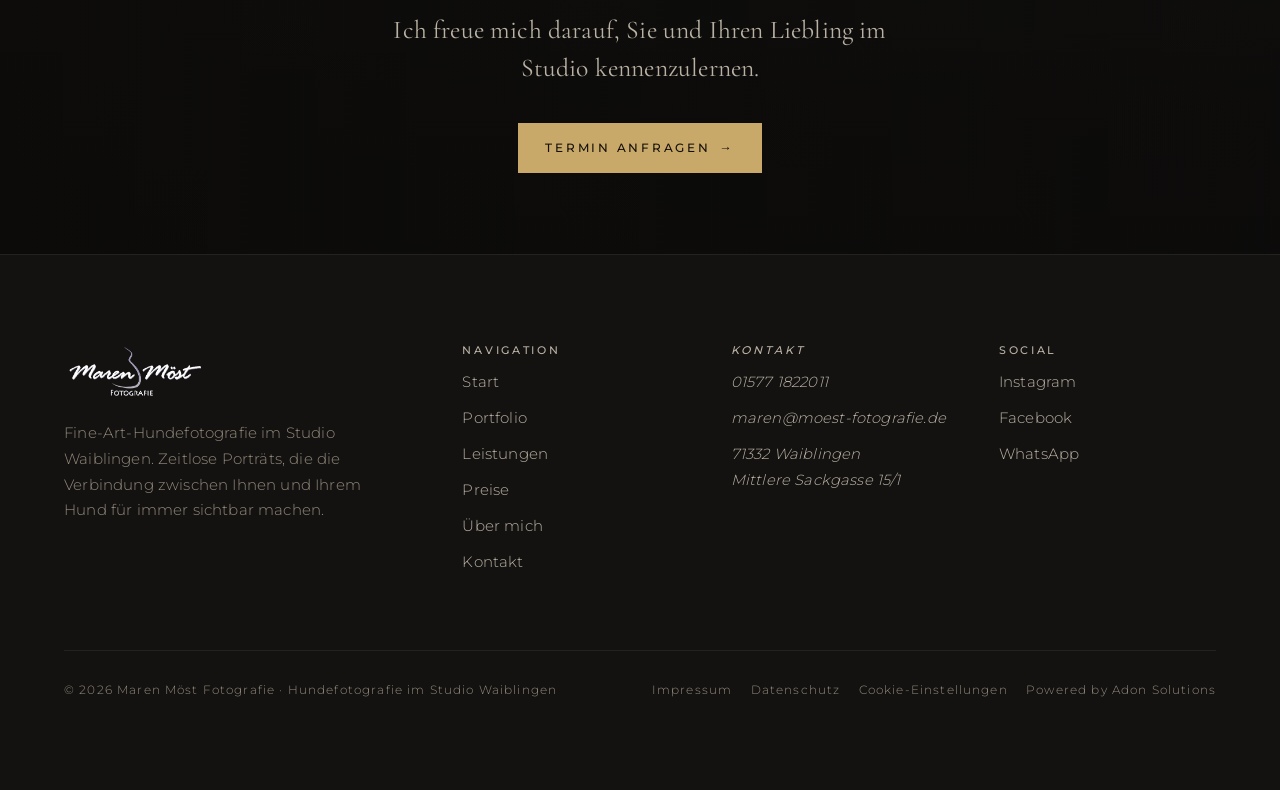
<file: index-print.html>
<!DOCTYPE html>
<html lang="de">
<head>
<meta charset="UTF-8" />
<meta name="viewport" content="width=device-width, initial-scale=1" />
<script>if(location.hostname.indexOf("github.io")>-1){var m=document.createElement("meta");m.name="robots";m.content="noindex,nofollow";document.head.appendChild(m);}</script>
<script>document.documentElement.classList.add("js");</script>
<title>Hundefotografie Stuttgart &amp; Waiblingen · Fine-Art · Maren Möst</title>
<meta name="description" content="Exklusive Fine-Art-Hundefotografie im Studio Waiblingen, Raum Stuttgart. Zeitlose, emotionale Studioporträts von Ihnen und Ihrem Hund." />
<link rel="canonical" href="https://www.moest-hundefotografie.de/" />
<meta property="og:type" content="website" />
<meta property="og:title" content="Maren Möst · Hundefotografie · Fine-Art-Studioporträts · Waiblingen" />
<meta property="og:description" content="Exklusive Fine-Art-Hundefotografie im Studio Waiblingen, Raum Stuttgart. Zeitlose, emotionale Studioporträts von Ihnen und Ihrem Hund." />
<meta property="og:image" content="https://www.moest-hundefotografie.de/images/hero-banner.jpg" />
<meta property="og:url" content="https://www.moest-hundefotografie.de/" />
<link rel="icon" href="images/favicon.webp" />
<link rel="preload" href="fonts/cormorant-400.woff2" as="font" type="font/woff2" crossorigin />
<link rel="preload" href="fonts/montserrat-300.woff2" as="font" type="font/woff2" crossorigin />
<link rel="stylesheet" href="css/fonts.css" />
<link rel="stylesheet" href="css/styles.css" />
<link rel="stylesheet" href="css/klaro.css" media="print" onload="this.media='all'" />
<link rel="stylesheet" href="css/klaro-theme.css" media="print" onload="this.media='all'" />
<style>
/* ===== Print / PDF optimisation ===== */
@media print{
  @page{ size:A4 portrait; margin:14mm 12mm; }
  html,body{ background:#0c0b0a !important; }
  *{ -webkit-print-color-adjust:exact !important; print-color-adjust:exact !important; }

  /* freeze animations at end-state (don't revert reveals to hidden) */
  *,*::before,*::after{
    animation-delay:-99s !important; animation-duration:.001s !important;
    animation-iteration-count:1 !important; animation-fill-mode:both !important;
    animation-play-state:running !important; transition-duration:0s !important;
  }
  /* ensure all scroll-reveal content is visible on paper */
  html.js [data-reveal]{ opacity:1 !important; transform:none !important; }

  /* drop fixed/interactive chrome that doesn't belong on paper */
  .site-header, .nav-drawer, .nav-toggle, .hero__cue, .footer__draft{ display:none !important; }

  /* hero: let the banner sit as a normal block, no 100svh viewport sizing */
  .hero{ min-height:auto !important; padding:0 0 18mm !important; background:#0c0b0a !important; break-inside:avoid; }
  .hero__banner{ width:150mm !important; max-width:100%; margin:0 auto 8mm !important; }

  /* tame section vertical rhythm for paper */
  .section{ padding-block:12mm !important; break-inside:avoid; }
  .section--soft{ background:#131211 !important; }

  /* keep logical blocks together */
  .split, .service-card, .price-card, .portfolio-tile, .testimonial,
  .post-card, .faq-item, .section__head, .contact-form, .contact-info{ break-inside:avoid; }

  /* major sections start fresh where it reads better */
  #services, #portfolio, #testimonials, #contact{ break-before:page; }

  /* images shouldn't bleed too tall on a page */
  .media{ max-height:120mm; }
  .media__img,.media__img,.hero__banner-img{ filter:none !important; }

  a{ color:inherit !important; text-decoration:none !important; }
}
</style>
</head>
<body class="theme-noir">
  <header class="site-header" data-site-header>
    <a class="site-header__logo" href="index.html" aria-label="Maren Möst Hundefotografie, Startseite">
      <picture><source srcset="images/logo-weiss.webp" type="image/webp" /><img class="nav__brand-mark" src="images/logo-weiss.png" alt="Maren Möst Fotografie" width="392" height="146" /></picture>
    </a>
    <nav class="site-nav" aria-label="Hauptnavigation">
      <ul class="site-nav__list">
        <li class="site-nav__item"><a class="nav__link is-active" href="index.html" aria-current="page">Start</a></li>
        <li class="site-nav__item"><a class="nav__link" href="portfolio.html">Portfolio</a></li>
        <li class="site-nav__item"><a class="nav__link" href="leistungen.html">Leistungen</a></li>
        <li class="site-nav__item"><a class="nav__link" href="preise.html">Preise</a></li>
        <li class="site-nav__item"><a class="nav__link" href="ueber-mich.html">Über mich</a></li>
        <li class="site-nav__item"><a class="nav__link" href="kontakt.html">Kontakt</a></li>
      </ul>
      <a class="button button--primary site-nav__cta" href="kontakt.html#online-buchen">Termin anfragen</a>
    </nav>
    <button class="nav-toggle" type="button" data-nav-toggle aria-label="Menü öffnen" aria-expanded="false">
      <span class="nav-toggle__bar"></span><span class="nav-toggle__bar"></span><span class="nav-toggle__bar"></span>
    </button>
  </header>

  <nav class="nav-drawer" data-nav-drawer aria-label="Mobile Navigation">
      <a class="nav-drawer__link" href="index.html">Start</a>
      <a class="nav-drawer__link" href="portfolio.html">Portfolio</a>
      <a class="nav-drawer__link" href="leistungen.html">Leistungen</a>
      <a class="nav-drawer__link" href="preise.html">Preise</a>
      <a class="nav-drawer__link" href="ueber-mich.html">Über mich</a>
      <a class="nav-drawer__link" href="kontakt.html">Kontakt</a>
    <a class="button button--primary nav-drawer__cta" href="kontakt.html#online-buchen">Termin anfragen</a>
  </nav>

  <main class="page page--home">
  <section id="hero" class="section section--hero hero" data-block="hero">
    <div class="hero__banner" data-reveal>
      <picture><source srcset="images/hero-banner.webp" type="image/webp" /><img fetchpriority="high" class="hero__banner-img" src="images/hero-banner.jpg" alt="Maren Möst Hundefotografie, Fine Art Photography for Dogs" width="1170" height="807" data-seo-primary /></picture>
    </div>
    <h1 class="hero__title" data-reveal data-reveal-delay="1">Die Liebe Ihres Lebens, <span class="accent">auf vier Pfoten.</span></h1>
    <p class="hero__lead" data-reveal data-reveal-delay="2">Exklusive Fine-Art-Studioporträts aus Waiblingen, die die einzigartige Verbindung zwischen Ihnen und Ihrem Hund für immer festhalten.</p>
    <div class="hero__actions" data-reveal data-reveal-delay="3">
      <a class="button button--primary" href="kontakt.html#online-buchen">Termin anfragen <span class="button__arrow" aria-hidden="true">→</span></a>
      <a class="button button--ghost" href="portfolio.html">Portfolio ansehen</a>
    </div>
    <div class="hero__cue" aria-hidden="true"><span>Scrollen</span><span class="hero__cue-bar"></span></div>
  </section>

  <section id="intro" class="section section--intro" data-block="intro">
    <div class="shell split split--narrow">
      <div data-reveal>
        <p class="label">Möst Fotografie</p>
        <h2 class="section-head__title">Keine schnellen Fotos. <span class="accent">Erinnerungen, die bleiben.</span></h2>
      </div>
      <div class="split__measure" data-reveal data-reveal-delay="1">
        <p>In meinem Studio in Waiblingen entstehen keine Termine im Minutentakt, sondern ruhige, emotionale Begegnungen. Mit viel Zeit, Feingefühl und professionellem Licht halte ich die Persönlichkeit Ihres Hundes fest.</p>
        <p>Zeitlos, elegant und mit bleibendem Wert, keine Bilder von der Stange, sondern Kunstwerke, die ein Leben lang berühren.</p>
      </div>
    </div>
  </section>

  <section id="services" class="section section--services section--soft" data-block="services">
    <div class="shell">
      <div class="section__head section__head--center" data-reveal>
        <p class="label label--center">Leistungen</p>
        <h2 class="section-head__title">Was bei mir entsteht.</h2>
      </div>
      <div class="services__grid" data-collection="services">
        <article class="service-card" data-reveal>
          <figure class="media media--zoom" style="aspect-ratio:4/5;overflow:hidden">
          <picture><source srcset="images/dog-15.webp" type="image/webp" /><img loading="lazy" class="media__img" src="images/dog-15.jpg" alt="Ausdrucksstarkes Fine-Art-Porträt eines Hundes" width="1200" height="1500" decoding="async" style="object-fit:cover;object-position:64% 42%" /></picture>
        </figure>
          <h3 class="service-card__title">Hunde-Porträts</h3>
          <p class="service-card__sub">Ausdrucksstarke Einzelporträts im Fine-Art-Stil, die Persönlichkeit Ihres Hundes, fein und zeitlos gezeichnet.</p>
          <span class="service-card__price">auf Anfrage</span>
          <a class="service-card__link" href="leistungen.html">Hunde-Porträts entdecken</a>
        </article>
        <article class="service-card service-card--featured" data-reveal data-reveal-delay="1">
          <figure class="media media--zoom" style="aspect-ratio:4/5;overflow:hidden">
          <picture><source srcset="images/dog-31.webp" type="image/webp" /><img loading="lazy" class="media__img" src="images/dog-31.jpg" alt="Mensch und Hund in inniger Umarmung, Schwarz-Weiß" width="1200" height="1500" decoding="async" style="object-fit:cover;object-position:56% 46%" /></picture>
        </figure>
          <h3 class="service-card__title">Mensch &amp; Hund</h3>
          <p class="service-card__sub">Die besondere Verbindung zwischen Ihnen und Ihrem Hund, echte Nähe, ehrlich und emotional eingefangen.</p>
          <span class="service-card__price">auf Anfrage</span>
          <a class="service-card__link" href="leistungen.html">Mensch &amp; Hund entdecken</a>
        </article>
        <article class="service-card" data-reveal data-reveal-delay="2">
          <figure class="media media--zoom" style="aspect-ratio:4/5;overflow:hidden">
          <picture><source srcset="images/dog-36.webp" type="image/webp" /><img loading="lazy" class="media__img" src="images/dog-36.jpg" alt="Fine-Art-Wandbild eines Hundeporträts" width="1200" height="1500" decoding="async" style="object-fit:cover;object-position:50% 44%" /></picture>
        </figure>
          <h3 class="service-card__title">Wandkunst &amp; Alben</h3>
          <p class="service-card__sub">Ihre Lieblingsmomente als edle Fine-Art-Produkte: großformatige Wandbilder, feine Prints und luxuriöse Fotoalben.</p>
          <span class="service-card__price">auf Anfrage</span>
          <a class="service-card__link" href="preise.html">Wandkunst &amp; Alben entdecken</a>
        </article>
      </div>
    </div>
  </section>

  <section id="portfolio" class="section section--portfolio" data-block="portfolio">
    <div class="shell">
      <div class="section__head section__head--row" data-reveal>
        <div>
          <p class="label">Portfolio</p>
          <h2 class="section-head__title">Jeder Hund hat eine Seele. <span class="accent">Ich mache sie sichtbar.</span></h2>
        </div>
        <a class="button button--text" href="portfolio.html">Alle Arbeiten ansehen →</a>
      </div>
      <div class="portfolio__grid" data-collection="portfolio">
        <a class="portfolio-tile" href="portfolio.html" data-reveal><figure class="media" style="aspect-ratio:4/5;overflow:hidden"><picture><source srcset="images/dog-07.webp" type="image/webp" /><img loading="lazy" class="media__img" src="images/dog-07.jpg" alt="Hund im Fine-Art-Studioporträt" width="1200" height="1638" decoding="async" style="object-fit:cover;object-position:50% 32%" /></picture></figure></a>
        <a class="portfolio-tile" href="portfolio.html" data-reveal data-reveal-delay="1"><figure class="media" style="aspect-ratio:4/5;overflow:hidden"><picture><source srcset="images/dog-13.webp" type="image/webp" /><img loading="lazy" class="media__img" src="images/dog-13.jpg" alt="Hund im dramatischen Studiolicht" width="1200" height="1500" decoding="async" style="object-fit:cover;object-position:55% 46%" /></picture></figure></a>
        <a class="portfolio-tile" href="portfolio.html" data-reveal data-reveal-delay="2"><figure class="media" style="aspect-ratio:4/5;overflow:hidden"><picture><source srcset="images/dog-37.webp" type="image/webp" /><img loading="lazy" class="media__img" src="images/dog-37.jpg" alt="Hundeporträt auf dunklem Hintergrund" width="1200" height="1500" decoding="async" style="object-fit:cover;object-position:50% 36%" /></picture></figure></a>
        <a class="portfolio-tile" href="portfolio.html" data-reveal><figure class="media" style="aspect-ratio:4/5;overflow:hidden"><picture><source srcset="images/dog-12.webp" type="image/webp" /><img loading="lazy" class="media__img" src="images/dog-12.jpg" alt="Hund, vertikales Porträt" width="1200" height="1500" decoding="async" style="object-fit:cover;object-position:50% 20%" /></picture></figure></a>
        <a class="portfolio-tile" href="portfolio.html" data-reveal data-reveal-delay="1"><figure class="media" style="aspect-ratio:4/5;overflow:hidden"><picture><source srcset="images/dog-02.webp" type="image/webp" /><img loading="lazy" class="media__img" src="images/dog-02.jpg" alt="Hundeporträt vor schwarzem Studiohintergrund" width="1200" height="1500" decoding="async" style="object-fit:cover;object-position:60% 42%" /></picture></figure></a>
        <a class="portfolio-tile" href="portfolio.html" data-reveal data-reveal-delay="2"><figure class="media" style="aspect-ratio:4/5;overflow:hidden"><picture><source srcset="images/dog-22.webp" type="image/webp" /><img loading="lazy" class="media__img" src="images/dog-22.jpg" alt="Rhodesian Ridgeback im warmen Studiolicht" width="1200" height="1500" decoding="async" style="object-fit:cover;object-position:36% 30%" /></picture></figure></a>
      </div>
    </div>
  </section>

  <section id="testimonials" class="section section--testimonials section--soft" data-block="testimonials">
    <div class="shell">
      <div class="section__head" data-reveal>
        <p class="label">Stimmen</p>
        <h2 class="section-head__title">So beschreiben mich <span class="accent">meine Kund:innen.</span></h2>
      </div>
      <div class="testimonials__grid" data-collection="testimonials">
        <blockquote class="testimonial" data-reveal>
          <p class="testimonial__quote">„Einfühlsam, ruhig und geduldig, auch mit unserem aufgeregten Hund. Wir haben uns vom ersten Moment an wohlgefühlt."</p>
          <footer class="testimonial__meta">Aus Kundenstimmen</footer>
        </blockquote>
        <blockquote class="testimonial" data-reveal data-reveal-delay="1">
          <p class="testimonial__quote">„Kein schneller Fototermin, sondern ein echtes Erlebnis, angenehme Atmosphäre und viel Zeit, ohne jeden Druck."</p>
          <footer class="testimonial__meta">Aus Kundenstimmen</footer>
        </blockquote>
        <blockquote class="testimonial" data-reveal data-reveal-delay="2">
          <p class="testimonial__quote">„Natürliche, emotionale Aufnahmen, die wirklich berühren. Herzlich, authentisch und durch und durch professionell."</p>
          <footer class="testimonial__meta">Aus Kundenstimmen</footer>
        </blockquote>
      </div>
      <p class="section__note" data-reveal>Wiederkehrende Rückmeldungen meiner Kund:innen. Die verifizierten Google-Bewertungen werden zum Launch direkt hier eingebunden.</p>
    </div>
  </section>

  <section id="contact" class="section section--contact-cta" data-block="contact">
    <div class="shell" style="text-align:center" data-reveal>
      <p class="label label--center">Termin anfragen</p>
      <h2 class="section-head__title">Erzählen wir die Geschichte <span class="accent">Ihres Hundes.</span></h2>
      <p class="section-head__text" style="margin:1.2rem auto 0">Ich freue mich darauf, Sie und Ihren Liebling im Studio kennenzulernen.</p>
      <p style="margin-top:2.2rem"><a class="button button--primary" href="kontakt.html#online-buchen">Termin anfragen <span class="button__arrow" aria-hidden="true">→</span></a></p>
    </div>
  </section>
  </main>
  <footer class="footer">
    <div class="shell">
      <div class="footer__grid">
        <div class="footer__brand">
          <picture><source srcset="images/logo-weiss.webp" type="image/webp" /><img class="footer__logo" src="images/logo-weiss.png" alt="Maren Möst Fotografie" width="392" height="146" /></picture>
          <p class="footer__tagline">Fine-Art-Hundefotografie im Studio Waiblingen. Zeitlose Porträts, die die Verbindung zwischen Ihnen und Ihrem Hund für immer sichtbar machen.</p>
        </div>
        <nav class="footer__col" aria-label="Footer-Navigation">
          <h2 class="footer__col-title">Navigation</h2>
          <a class="footer__link" href="index.html">Start</a>
          <a class="footer__link" href="portfolio.html">Portfolio</a>
          <a class="footer__link" href="leistungen.html">Leistungen</a>
          <a class="footer__link" href="preise.html">Preise</a>
          <a class="footer__link" href="ueber-mich.html">Über mich</a>
          <a class="footer__link" href="kontakt.html">Kontakt</a>
        </nav>
        <address class="footer__col">
          <h2 class="footer__col-title">Kontakt</h2>
          <a class="footer__link" href="tel:+4915771822011">01577 1822011</a>
          <a class="footer__link" href="mailto:maren@moest-fotografie.de">maren@moest-fotografie.de</a>
          <span class="footer__link">71332 Waiblingen<br />Mittlere Sackgasse 15/1</span>
        </address>
        <nav class="footer__col" aria-label="Social Media">
          <h2 class="footer__col-title">Social</h2>
          <a class="footer__link" href="https://www.instagram.com/moestfotografie/" target="_blank" rel="noopener noreferrer">Instagram</a>
          <a class="footer__link" href="https://www.facebook.com/moest.fotografie" target="_blank" rel="noopener noreferrer">Facebook</a>
          <a class="footer__link" href="https://wa.me/491772028979" target="_blank" rel="noopener noreferrer">WhatsApp</a>
        </nav>
      </div>
      <div class="footer__bottom">
        <span>© 2026 Maren Möst Fotografie · Hundefotografie im Studio Waiblingen</span>
        <div class="footer__legal">
          <a href="impressum.html">Impressum</a>
          <a href="datenschutz.html">Datenschutz</a>
          <a href="#" onclick="klaro.show(undefined,true);return false;">Cookie-Einstellungen</a>
          <a class="footer__credit" href="https://adonsolutions.de" target="_blank" rel="noopener">Powered by Adon Solutions</a>
        </div>
      </div>
    </div>
  </footer>

  <script src="js/reveal.js" defer></script>
  <script src="js/main.js" defer></script>
  <script defer src="js/klaro-config.js"></script>
  <script defer src="js/klaro.js" data-config="klaroConfig"></script>
  <script>
  (function(){
    function ready(fn){ if(document.readyState!=='loading'){ fn(); } else { document.addEventListener('DOMContentLoaded', fn); } }
    ready(function(){
      // make sure every reveal is shown before printing
      document.querySelectorAll('[data-reveal]').forEach(function(el){ el.classList.add('is-visible'); });
      var fonts = (document.fonts && document.fonts.ready) ? document.fonts.ready : Promise.resolve();
      fonts.then(function(){ setTimeout(function(){ window.print(); }, 600); });
    });
  })();
  </script>
</body>
</html>
</file>
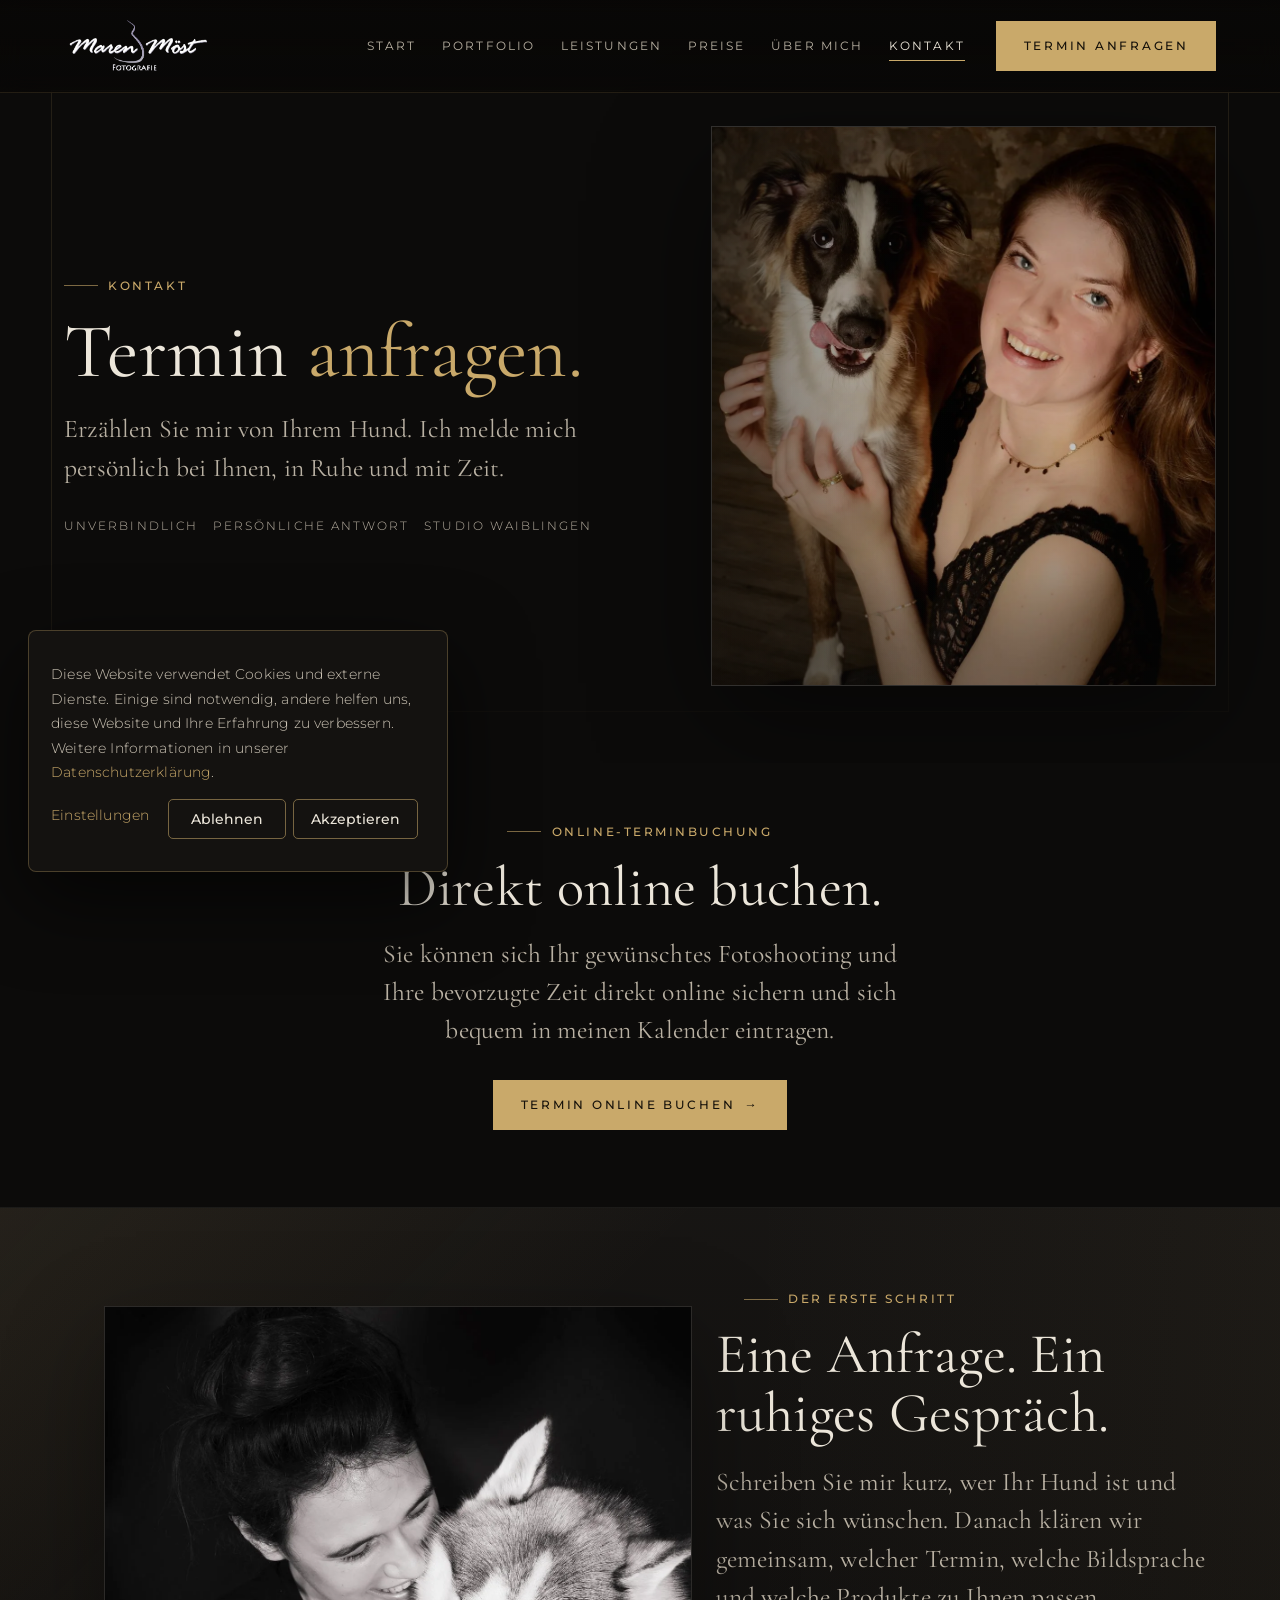
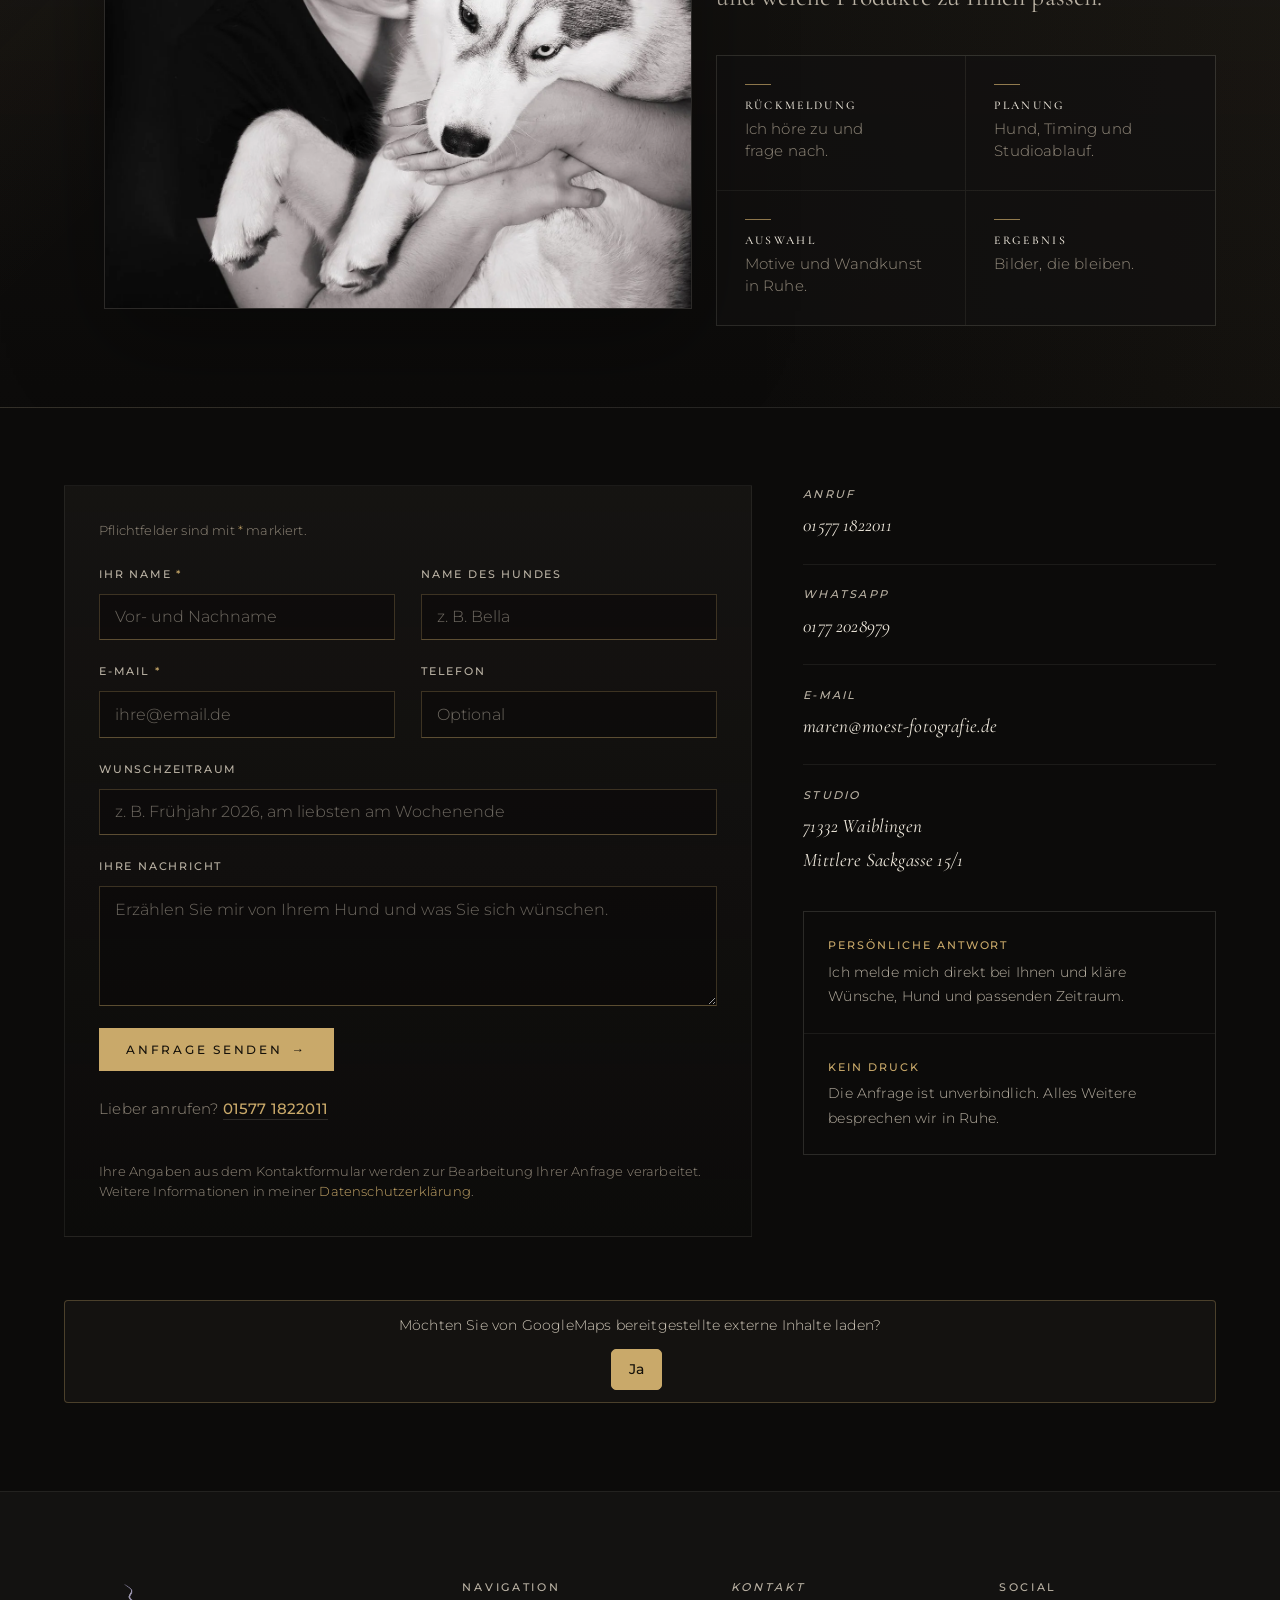
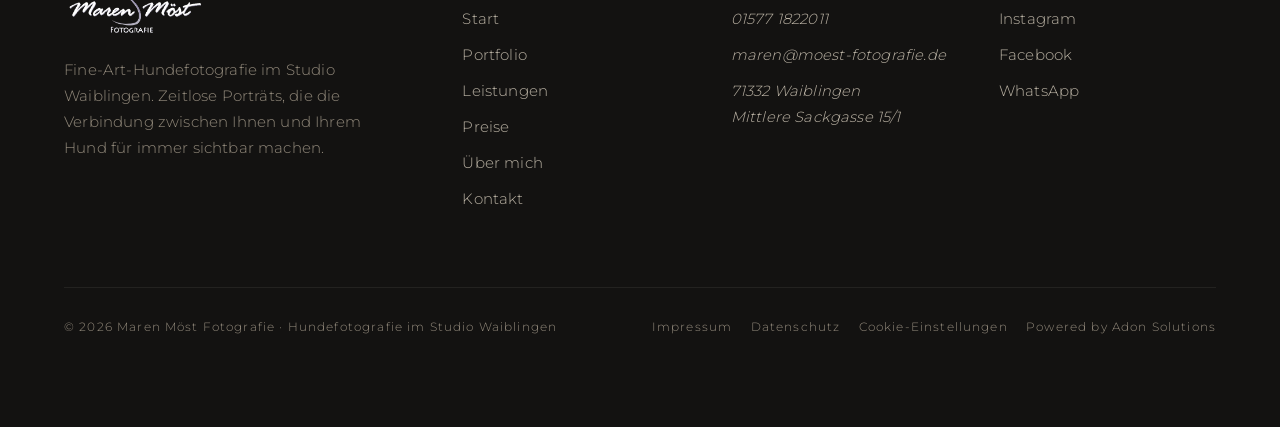
<file: kontakt.html>
<!DOCTYPE html>
<html lang="de">
<head>
<meta charset="UTF-8" />
<meta name="viewport" content="width=device-width, initial-scale=1" />
<script>if(location.hostname.indexOf("github.io")>-1){var m=document.createElement("meta");m.name="robots";m.content="noindex,nofollow";document.head.appendChild(m);}</script>
<script>document.documentElement.classList.add("js");</script>
<title>Kontakt · Hundefotografie Studio Waiblingen · Maren Möst</title>
<meta name="description" content="Termin anfragen für ein Fine-Art-Hundeshooting im Studio Waiblingen bei Stuttgart. Persönliche, unverbindliche Antwort – per Telefon, WhatsApp oder E-Mail." />
<link rel="canonical" href="https://www.moest-hundefotografie.de/kontakt.html" />
<meta property="og:type" content="website" />
<meta property="og:title" content="Kontakt · Hundefotografie Studio Waiblingen · Maren Möst" />
<meta property="og:description" content="Termin anfragen für ein Fine-Art-Hundeshooting im Studio Waiblingen bei Stuttgart. Persönliche, unverbindliche Antwort – per Telefon, WhatsApp oder E-Mail." />
<meta property="og:image" content="https://www.moest-hundefotografie.de/images/hero-banner.jpg" />
<meta property="og:url" content="https://www.moest-hundefotografie.de/kontakt.html" />
<link rel="icon" href="images/favicon.webp" />
<link rel="preload" href="fonts/cormorant-400.woff2" as="font" type="font/woff2" crossorigin />
<link rel="preload" href="fonts/montserrat-300.woff2" as="font" type="font/woff2" crossorigin />
<link rel="stylesheet" href="css/fonts.css" />
<link rel="stylesheet" href="css/styles.css" />
<link rel="stylesheet" href="css/klaro.css" media="print" onload="this.media='all'" />
<link rel="stylesheet" href="css/klaro-theme.css" media="print" onload="this.media='all'" />
<script type="application/ld+json">
[
  {
    "@context": "https://schema.org",
    "@type": "BreadcrumbList",
    "itemListElement": [
      {
        "@type": "ListItem",
        "position": 1,
        "name": "Start",
        "item": "https://www.moest-hundefotografie.de/"
      },
      {
        "@type": "ListItem",
        "position": 2,
        "name": "Kontakt",
        "item": "https://www.moest-hundefotografie.de/kontakt.html"
      }
    ]
  },
  {
    "@context": "https://schema.org",
    "@type": "ContactPage",
    "url": "https://www.moest-hundefotografie.de/kontakt.html",
    "about": {
      "@id": "https://www.moest-hundefotografie.de/#studio"
    },
    "mainEntity": {
      "@type": "ProfessionalService",
      "@id": "https://www.moest-hundefotografie.de/#studio",
      "telephone": "+4915771822011",
      "email": "maren@moest-fotografie.de"
    }
  }
]
</script>
</head>
<body class="theme-noir">
  <header class="site-header" data-site-header>
    <a class="site-header__logo" href="index.html" aria-label="Maren Möst Hundefotografie, Startseite">
      <picture><source srcset="images/logo-weiss.webp" type="image/webp" /><img class="nav__brand-mark" src="images/logo-weiss.png" alt="Maren Möst Fotografie" width="392" height="146" /></picture>
    </a>
    <nav class="site-nav" aria-label="Hauptnavigation">
      <ul class="site-nav__list">
        <li class="site-nav__item"><a class="nav__link" href="index.html">Start</a></li>
        <li class="site-nav__item"><a class="nav__link" href="portfolio.html">Portfolio</a></li>
        <li class="site-nav__item"><a class="nav__link" href="leistungen.html">Leistungen</a></li>
        <li class="site-nav__item"><a class="nav__link" href="preise.html">Preise</a></li>
        <li class="site-nav__item"><a class="nav__link" href="ueber-mich.html">Über mich</a></li>
        <li class="site-nav__item"><a class="nav__link is-active" href="kontakt.html" aria-current="page">Kontakt</a></li>
      </ul>
      <a class="button button--primary site-nav__cta" href="kontakt.html#online-buchen">Termin anfragen</a>
    </nav>
    <button class="nav-toggle" type="button" data-nav-toggle aria-label="Menü öffnen" aria-expanded="false">
      <span class="nav-toggle__bar"></span><span class="nav-toggle__bar"></span><span class="nav-toggle__bar"></span>
    </button>
  </header>

  <nav class="nav-drawer" data-nav-drawer aria-label="Mobile Navigation">
      <a class="nav-drawer__link" href="index.html">Start</a>
      <a class="nav-drawer__link" href="portfolio.html">Portfolio</a>
      <a class="nav-drawer__link" href="leistungen.html">Leistungen</a>
      <a class="nav-drawer__link" href="preise.html">Preise</a>
      <a class="nav-drawer__link" href="ueber-mich.html">Über mich</a>
      <a class="nav-drawer__link" href="kontakt.html">Kontakt</a>
    <a class="button button--primary nav-drawer__cta" href="kontakt.html#online-buchen">Termin anfragen</a>
  </nav>

  <main class="page page--kontakt">
  <section id="hero" class="section section--page-hero page-hero" data-block="hero">
    <div class="shell">
      <div class="page-hero__content">
        <p class="label" data-reveal>Kontakt</p>
        <h1 class="page-hero__title" data-reveal data-reveal-delay="1">Termin <span class="accent">anfragen.</span></h1>
        <p class="page-hero__lead section-head__text" data-reveal data-reveal-delay="2">Erzählen Sie mir von Ihrem Hund. Ich melde mich persönlich bei Ihnen, in Ruhe und mit Zeit.</p>
        <div class="page-hero__proof" data-reveal data-reveal-delay="3">
          <span>Unverbindlich</span>
          <span>Persönliche Antwort</span>
          <span>Studio Waiblingen</span>
        </div>
      </div>
      <figure class="page-hero__visual" data-reveal data-reveal-delay="1">
        <picture><source srcset="images/hero-kontakt-mensch-hund.webp" type="image/webp" /><img fetchpriority="high" src="images/hero-kontakt-mensch-hund.jpg" alt="Warmer Mensch-und-Hund-Moment im Studio" width="1800" height="1125" style="object-position:50% 32%" data-seo-primary /></picture>
      </figure>
    </div>
  </section>

  <section id="online-buchen" class="section section--tight" data-block="online-buchen">
    <div class="shell" style="max-width:62ch;margin-inline:auto;text-align:center">
      <p class="label label--center" data-reveal>Online-Terminbuchung</p>
      <h2 class="section-head__title" data-reveal data-reveal-delay="1">Direkt online <span class="accent">buchen.</span></h2>
      <p class="section-head__text" data-reveal data-reveal-delay="2" style="margin:1.1rem auto 0">Sie können sich Ihr gewünschtes Fotoshooting und Ihre bevorzugte Zeit direkt online sichern und sich bequem in meinen Kalender eintragen.</p>
      <div data-reveal data-reveal-delay="3" style="margin-top:1.9rem">
        <a class="button button--primary" href="https://app.adon-crm.de/book/wwwmoest-fotografiede" target="_blank" rel="noopener">Termin online buchen <span class="button__arrow" aria-hidden="true">→</span></a>
      </div>
    </div>
  </section>

  <section id="kontakt-einstieg" class="section lux-panel" data-block="kontakt-einstieg">
    <div class="shell lux-panel__grid lux-panel__grid--reverse">
      <div class="lux-panel__copy" data-reveal>
        <p class="label">Der erste Schritt</p>
        <h2 class="section-head__title">Eine Anfrage. <span class="accent">Ein ruhiges Gespräch.</span></h2>
        <p class="section-head__text">Schreiben Sie mir kurz, wer Ihr Hund ist und was Sie sich wünschen. Danach klären wir gemeinsam, welcher Termin, welche Bildsprache und welche Produkte zu Ihnen passen.</p>
        <div class="lux-icon-grid" aria-label="Ablauf nach der Anfrage">
          <div class="lux-icon-card"><span class="lux-icon lux-icon--heart" aria-hidden="true"></span><div><h3 class="lux-icon-card__title">Rückmeldung</h3><p class="lux-icon-card__text">Ich höre zu und frage nach.</p></div></div>
          <div class="lux-icon-card"><span class="lux-icon lux-icon--light" aria-hidden="true"></span><div><h3 class="lux-icon-card__title">Planung</h3><p class="lux-icon-card__text">Hund, Timing und Studioablauf.</p></div></div>
          <div class="lux-icon-card"><span class="lux-icon lux-icon--wall" aria-hidden="true"></span><div><h3 class="lux-icon-card__title">Auswahl</h3><p class="lux-icon-card__text">Motive und Wandkunst in Ruhe.</p></div></div>
          <div class="lux-icon-card"><span class="lux-icon lux-icon--album" aria-hidden="true"></span><div><h3 class="lux-icon-card__title">Ergebnis</h3><p class="lux-icon-card__text">Bilder, die bleiben.</p></div></div>
        </div>
      </div>
      <div class="lux-panel__media" data-reveal data-reveal-delay="1">
        <figure class="lux-panel__frame lux-panel__frame--wide" style="aspect-ratio:1.5000;overflow:hidden"><picture><source srcset="images/dog-31.webp" type="image/webp" /><img loading="lazy" src="images/dog-31.jpg" alt="Innige Umarmung zwischen Frau und Hund im Studio" width="1800" height="1200" decoding="async" /></picture></figure>
      </div>
    </div>
  </section>

  <section id="contact" class="section section--contact section--tight" data-block="contact">
    <div class="shell contact">
      <form class="contact-form" data-contact-form novalidate>
        <div aria-hidden="true" style="position:absolute;left:-9999px;top:auto;width:1px;height:1px;overflow:hidden"><label>Website (bitte leer lassen)<input type="text" name="website" tabindex="-1" autocomplete="off" data-hp /></label></div>
        <p class="contact-form__field--full" style="margin:0;font-size:.8rem;color:var(--color-muted)">Pflichtfelder sind mit <span style="color:var(--color-accent)" aria-hidden="true">*</span> markiert.</p>
        <div class="contact-form__field"><label class="contact-form__label" for="name">Ihr Name <span style="color:var(--color-accent)" aria-hidden="true">*</span></label><input class="contact-form__input" id="name" name="name" type="text" placeholder="Vor- und Nachname" autocomplete="name" required /></div>
        <div class="contact-form__field"><label class="contact-form__label" for="hund">Name des Hundes</label><input class="contact-form__input" id="hund" name="hund" type="text" placeholder="z. B. Bella" /></div>
        <div class="contact-form__field"><label class="contact-form__label" for="email">E-Mail <span style="color:var(--color-accent)" aria-hidden="true">*</span></label><input class="contact-form__input" id="email" name="email" type="email" placeholder="ihre@email.de" autocomplete="email" required /></div>
        <div class="contact-form__field"><label class="contact-form__label" for="tel">Telefon</label><input class="contact-form__input" id="tel" name="tel" type="tel" placeholder="Optional" autocomplete="tel" /></div>
        <div class="contact-form__field contact-form__field--full"><label class="contact-form__label" for="termin">Wunschzeitraum</label><input class="contact-form__input" id="termin" name="termin" type="text" placeholder="z. B. Frühjahr 2026, am liebsten am Wochenende" /></div>
        <div class="contact-form__field contact-form__field--full"><label class="contact-form__label" for="msg">Ihre Nachricht</label><textarea class="contact-form__textarea" id="msg" name="msg" placeholder="Erzählen Sie mir von Ihrem Hund und was Sie sich wünschen."></textarea></div>
        <div class="contact-form__field contact-form__field--full">
          <button class="button button--primary" type="submit" data-form-submit>Anfrage senden <span class="button__arrow" aria-hidden="true">→</span></button>
          <p class="contact-form__call">Lieber anrufen? <a href="tel:+4915771822011">01577 1822011</a></p>
          <p class="contact-form__note" data-form-success role="status" hidden>Vielen Dank für Ihre Anfrage. Ich melde mich persönlich bei Ihnen.</p>
          <p class="contact-form__legal" style="margin-top:.9rem;font-size:.82rem;line-height:1.5;color:var(--color-muted)">Ihre Angaben aus dem Kontaktformular werden zur Bearbeitung Ihrer Anfrage verarbeitet. Weitere Informationen in meiner <a href="datenschutz.html" class="accent">Datenschutzerklärung</a>.</p>
        </div>
      </form>
      <div class="contact-rail">
      <address class="contact-info">
        <div class="contact-info__row"><p class="contact-info__label">Anruf</p><p class="contact-info__value"><a href="tel:+4915771822011">01577 1822011</a></p></div>
        <div class="contact-info__row"><p class="contact-info__label">WhatsApp</p><p class="contact-info__value"><a href="https://wa.me/491772028979" target="_blank" rel="noopener noreferrer">0177 2028979</a></p></div>
        <div class="contact-info__row"><p class="contact-info__label">E-Mail</p><p class="contact-info__value"><a href="mailto:maren@moest-fotografie.de">maren@moest-fotografie.de</a></p></div>
        <div class="contact-info__row"><p class="contact-info__label">Studio</p><p class="contact-info__value">71332 Waiblingen<br />Mittlere Sackgasse 15/1</p></div>
      </address>
      <div class="contact-reassurance" aria-label="Was nach der Anfrage passiert">
        <div class="contact-reassurance__item">
          <span class="contact-reassurance__title">Persönliche Antwort</span>
          <p class="contact-reassurance__text">Ich melde mich direkt bei Ihnen und kläre Wünsche, Hund und passenden Zeitraum.</p>
        </div>
        <div class="contact-reassurance__item">
          <span class="contact-reassurance__title">Kein Druck</span>
          <p class="contact-reassurance__text">Die Anfrage ist unverbindlich. Alles Weitere besprechen wir in Ruhe.</p>
        </div>
      </div>
      </div>
      <div class="contact__map">
        <iframe class="contact__map-frame" title="Standort Studio Möst Fotografie, Waiblingen" loading="lazy" data-name="googleMaps" data-src="https://www.google.com/maps/embed?pb=!1m14!1m8!1m3!1d10505.12191229027!2d9.3168838!3d48.8338171!3m2!1i1024!2i768!4f13.1!3m3!1m2!1s0x4799c8af7c7312c5%3A0xca763a275b360e33!2sM%C3%B6st%20Fotografie!5e0!3m2!1sde!2sde!4v1631641139371!5m2!1sde!2sde"></iframe>
      </div>
    </div>
  </section>
  </main>
  <footer class="footer">
    <div class="shell">
      <div class="footer__grid">
        <div class="footer__brand">
          <picture><source srcset="images/logo-weiss.webp" type="image/webp" /><img class="footer__logo" src="images/logo-weiss.png" alt="Maren Möst Fotografie" width="392" height="146" /></picture>
          <p class="footer__tagline">Fine-Art-Hundefotografie im Studio Waiblingen. Zeitlose Porträts, die die Verbindung zwischen Ihnen und Ihrem Hund für immer sichtbar machen.</p>
        </div>
        <nav class="footer__col" aria-label="Footer-Navigation">
          <h2 class="footer__col-title">Navigation</h2>
          <a class="footer__link" href="index.html">Start</a>
          <a class="footer__link" href="portfolio.html">Portfolio</a>
          <a class="footer__link" href="leistungen.html">Leistungen</a>
          <a class="footer__link" href="preise.html">Preise</a>
          <a class="footer__link" href="ueber-mich.html">Über mich</a>
          <a class="footer__link" href="kontakt.html">Kontakt</a>
        </nav>
        <address class="footer__col">
          <h2 class="footer__col-title">Kontakt</h2>
          <a class="footer__link" href="tel:+4915771822011">01577 1822011</a>
          <a class="footer__link" href="mailto:maren@moest-fotografie.de">maren@moest-fotografie.de</a>
          <span class="footer__link">71332 Waiblingen<br />Mittlere Sackgasse 15/1</span>
        </address>
        <nav class="footer__col" aria-label="Social Media">
          <h2 class="footer__col-title">Social</h2>
          <a class="footer__link" href="https://www.instagram.com/moestfotografie/" target="_blank" rel="noopener noreferrer">Instagram</a>
          <a class="footer__link" href="https://www.facebook.com/moest.fotografie" target="_blank" rel="noopener noreferrer">Facebook</a>
          <a class="footer__link" href="https://wa.me/491772028979" target="_blank" rel="noopener noreferrer">WhatsApp</a>
        </nav>
      </div>
      <div class="footer__bottom">
        <span>© 2026 Maren Möst Fotografie · Hundefotografie im Studio Waiblingen</span>
        <div class="footer__legal">
          <a href="impressum.html">Impressum</a>
          <a href="datenschutz.html">Datenschutz</a>
          <a href="#" onclick="klaro.show(undefined,true);return false;">Cookie-Einstellungen</a>
          <a class="footer__credit" href="https://adonsolutions.de" target="_blank" rel="noopener">Powered by Adon Solutions</a>
        </div>
      </div>
    </div>
  </footer>

  <script src="js/reveal.js" defer></script>
  <script src="js/main.js" defer></script>
  <script defer src="js/klaro-config.js"></script>
  <script defer src="js/klaro.js" data-config="klaroConfig"></script>
</body>
</html>
</file>
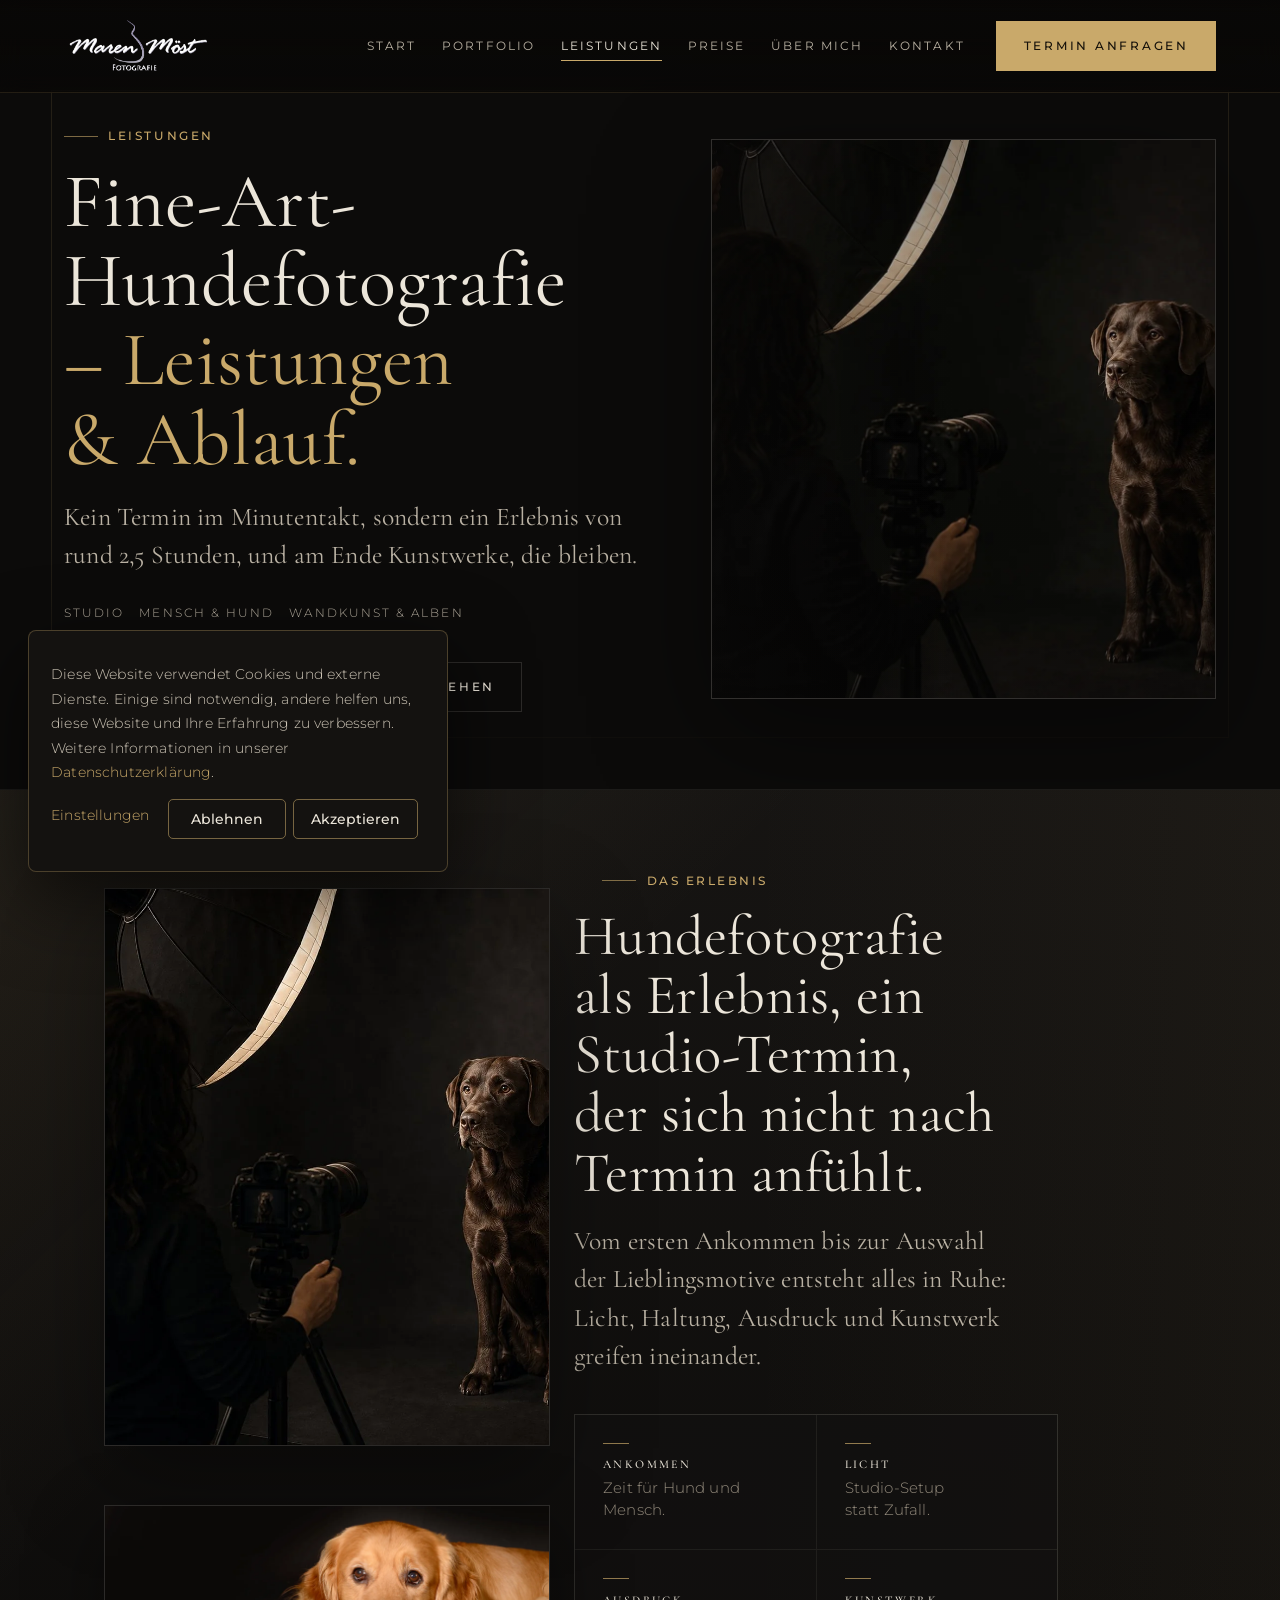
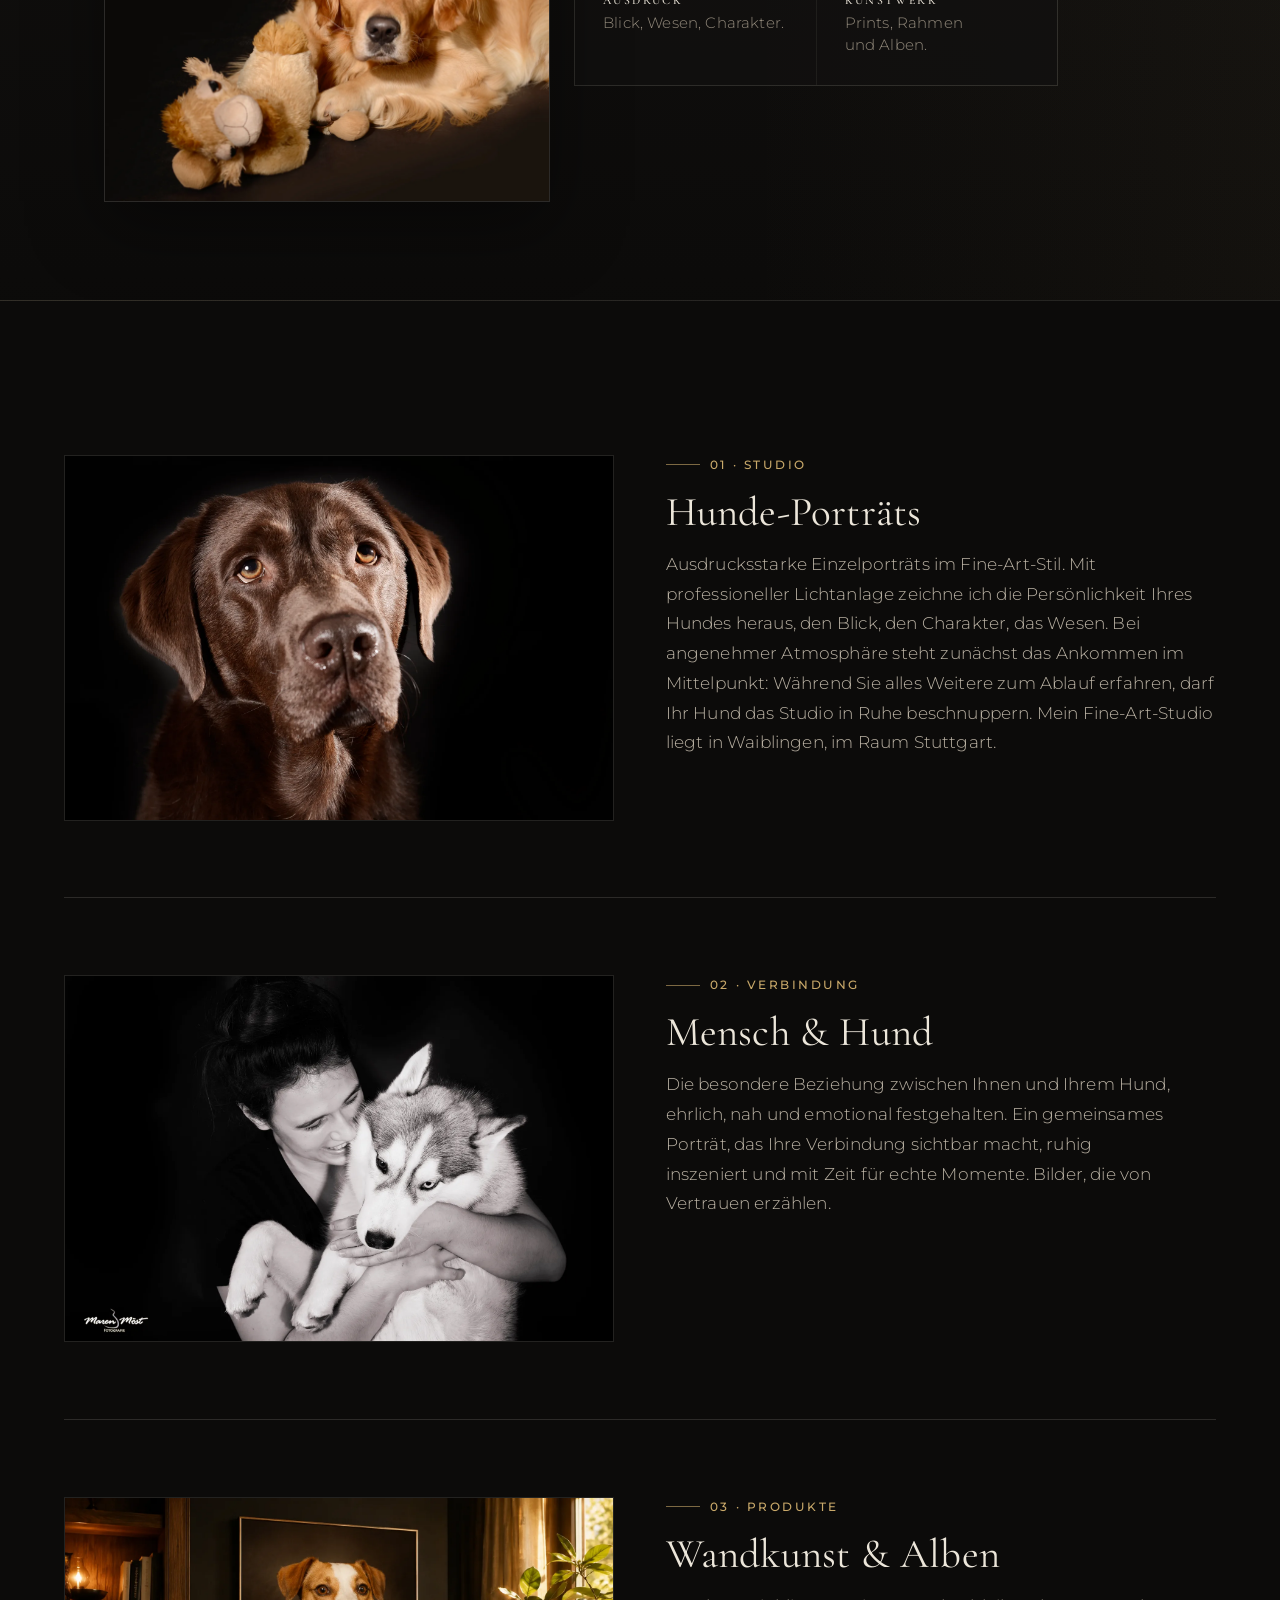
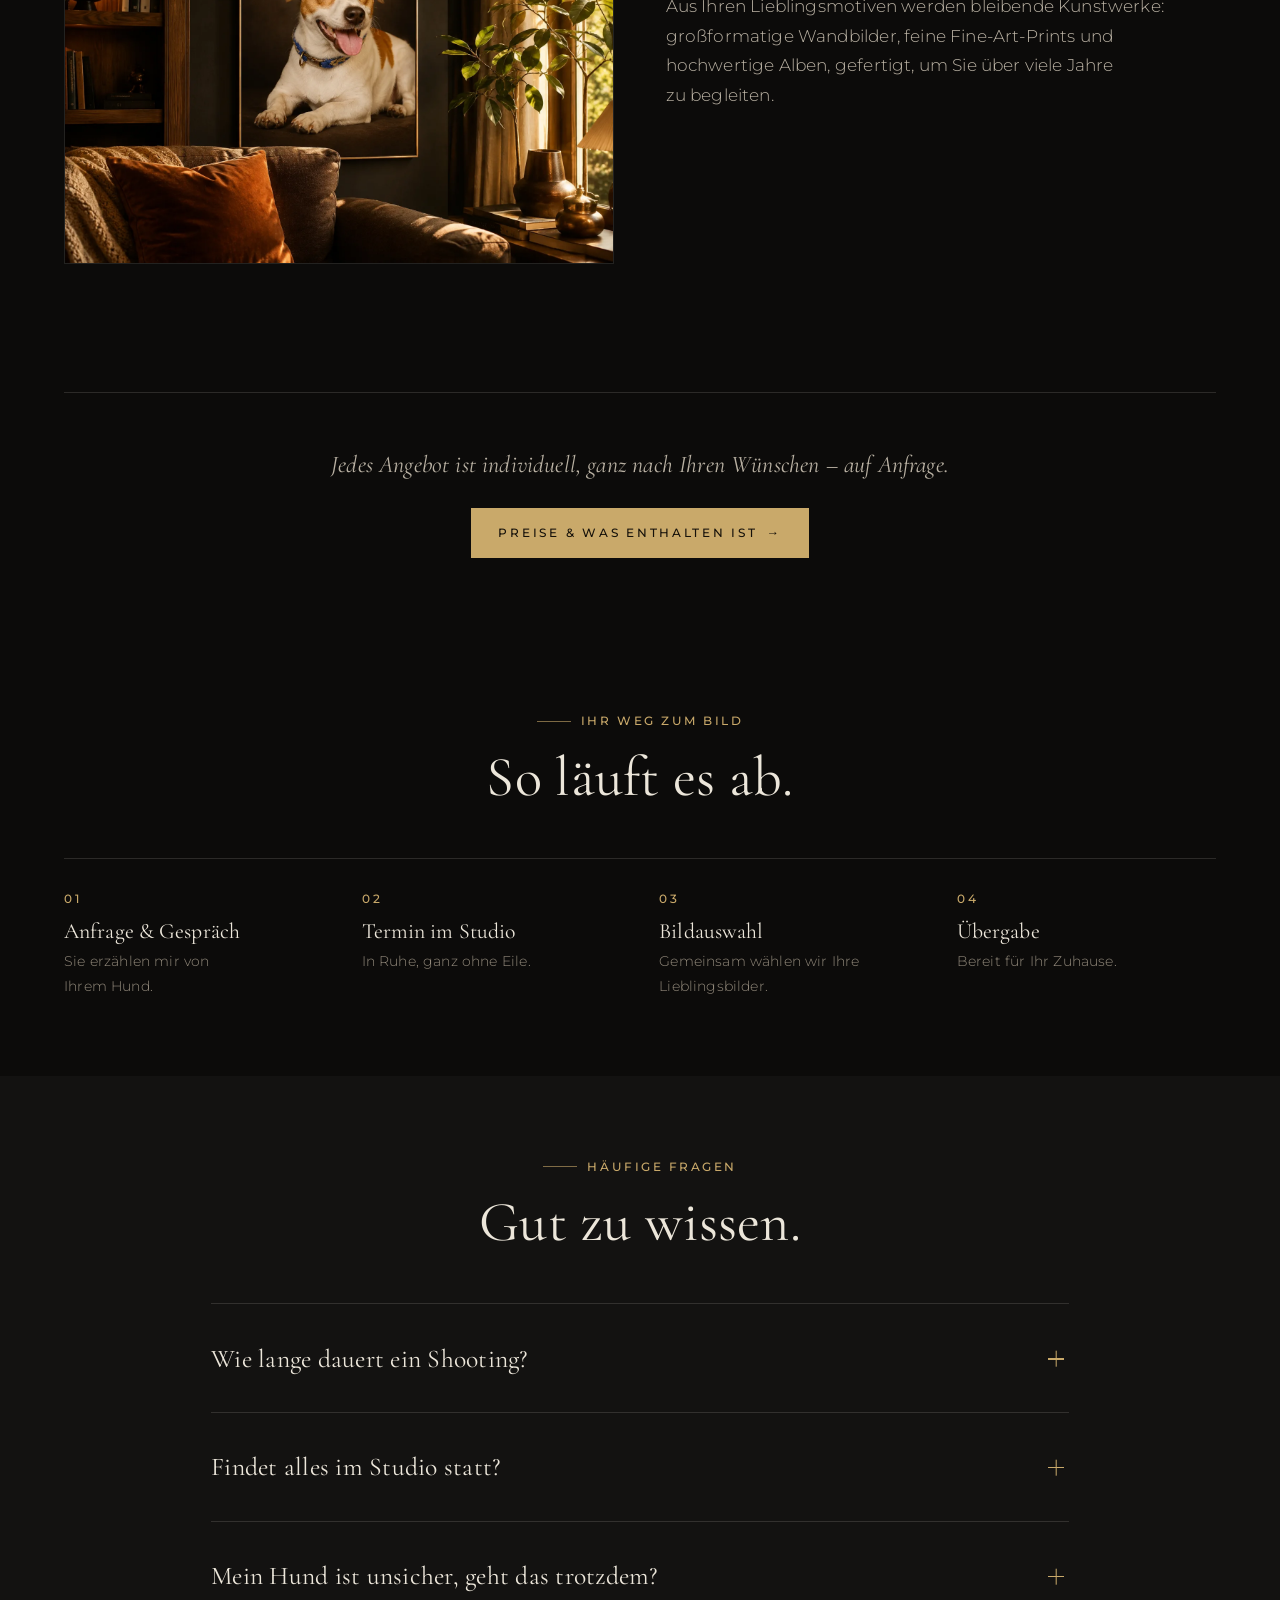
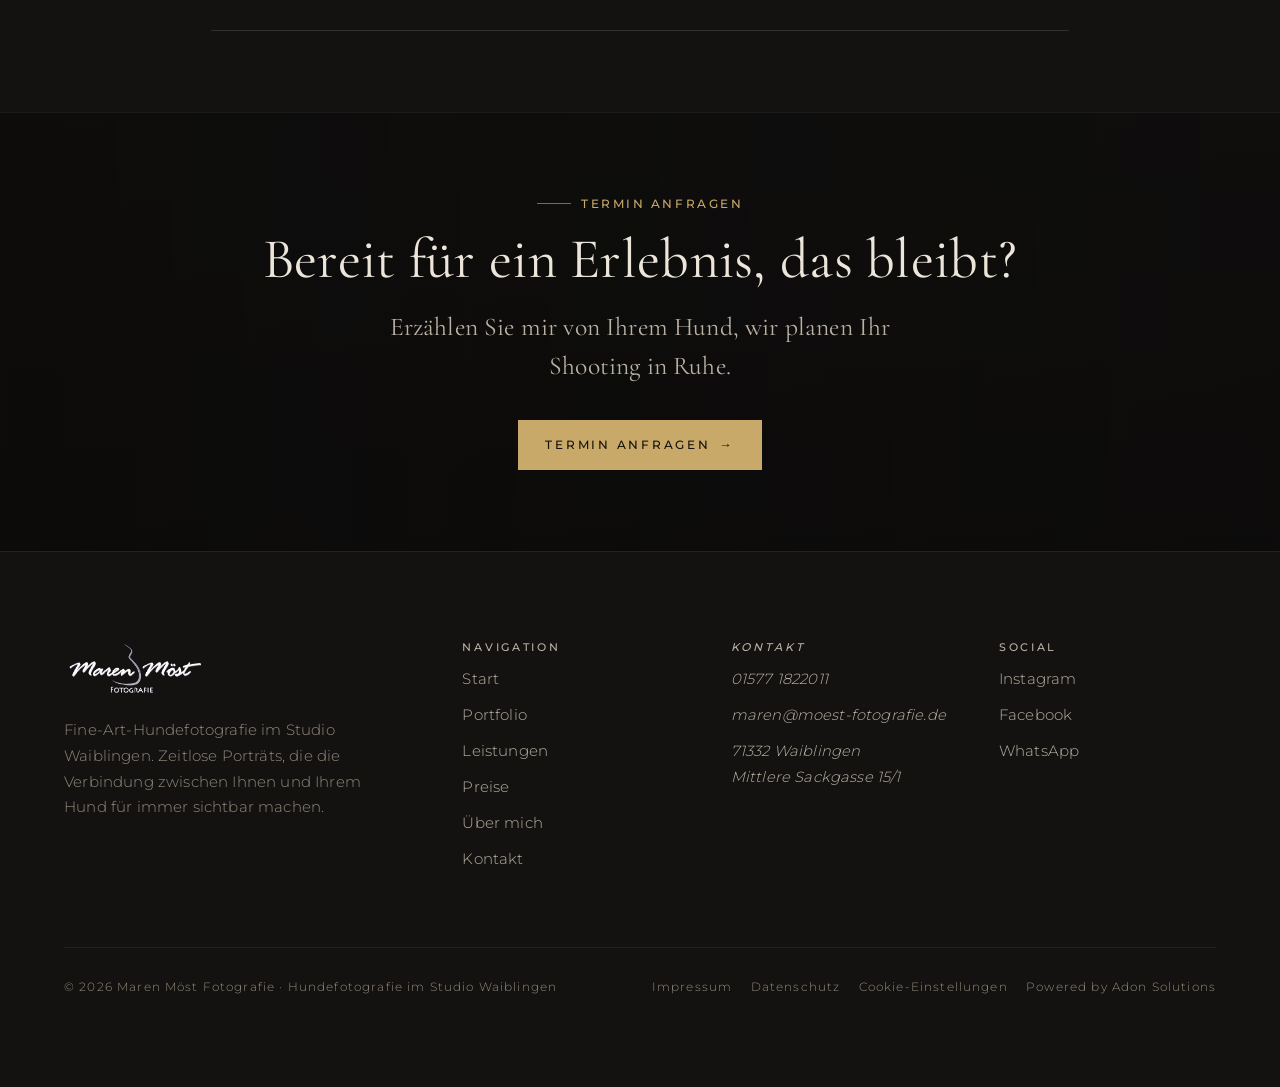
<file: leistungen.html>
<!DOCTYPE html>
<html lang="de">
<head>
<meta charset="UTF-8" />
<meta name="viewport" content="width=device-width, initial-scale=1" />
<script>if(location.hostname.indexOf("github.io")>-1){var m=document.createElement("meta");m.name="robots";m.content="noindex,nofollow";document.head.appendChild(m);}</script>
<script>document.documentElement.classList.add("js");</script>
<title>Leistungen · Hundefotografie Studio Stuttgart/Waiblingen</title>
<meta name="description" content="Fine-Art-Hundefotografie bei Stuttgart (Studio Waiblingen): Hunde-Porträts, Mensch-&amp;-Hund-Shooting und hochwertige Wandkunst, Prints &amp; Alben." />
<link rel="canonical" href="https://www.moest-hundefotografie.de/leistungen.html" />
<meta property="og:type" content="website" />
<meta property="og:title" content="Leistungen · Hundefotografie Studio Stuttgart/Waiblingen" />
<meta property="og:description" content="Fine-Art-Hundefotografie bei Stuttgart (Studio Waiblingen): Hunde-Porträts, Mensch-&amp;-Hund-Shooting und hochwertige Wandkunst, Prints &amp; Alben." />
<meta property="og:image" content="https://www.moest-hundefotografie.de/images/hero-banner.jpg" />
<meta property="og:url" content="https://www.moest-hundefotografie.de/leistungen.html" />
<link rel="icon" href="images/favicon.webp" />
<link rel="preload" href="fonts/cormorant-400.woff2" as="font" type="font/woff2" crossorigin />
<link rel="preload" href="fonts/montserrat-300.woff2" as="font" type="font/woff2" crossorigin />
<link rel="stylesheet" href="css/fonts.css" />
<link rel="stylesheet" href="css/styles.css" />
<link rel="stylesheet" href="css/klaro.css" media="print" onload="this.media='all'" />
<link rel="stylesheet" href="css/klaro-theme.css" media="print" onload="this.media='all'" />
<script type="application/ld+json">
[
  {
    "@context": "https://schema.org",
    "@type": "BreadcrumbList",
    "itemListElement": [
      {
        "@type": "ListItem",
        "position": 1,
        "name": "Start",
        "item": "https://www.moest-hundefotografie.de/"
      },
      {
        "@type": "ListItem",
        "position": 2,
        "name": "Leistungen",
        "item": "https://www.moest-hundefotografie.de/leistungen.html"
      }
    ]
  },
  {
    "@context": "https://schema.org",
    "@type": "Service",
    "serviceType": "Hundefotografie",
    "name": "Fine-Art-Hundeporträt im Studio",
    "provider": {
      "@id": "https://www.moest-hundefotografie.de/#studio"
    },
    "areaServed": [
      {
        "@type": "City",
        "name": "Waiblingen"
      },
      {
        "@type": "City",
        "name": "Stuttgart"
      },
      {
        "@type": "AdministrativeArea",
        "name": "Rems-Murr-Kreis"
      }
    ],
    "description": "Ruhiges Studio-Porträtshooting für Hunde im Raum Stuttgart, Fine-Art-Wandkunst statt schneller Schnappschüsse.",
    "url": "https://www.moest-hundefotografie.de/leistungen.html"
  },
  {
    "@context": "https://schema.org",
    "@type": "Service",
    "serviceType": "Mensch-Hund-Fotografie",
    "name": "Mensch-&-Hund-Shooting",
    "provider": {
      "@id": "https://www.moest-hundefotografie.de/#studio"
    },
    "areaServed": [
      {
        "@type": "City",
        "name": "Waiblingen"
      },
      {
        "@type": "City",
        "name": "Stuttgart"
      },
      {
        "@type": "AdministrativeArea",
        "name": "Rems-Murr-Kreis"
      }
    ],
    "description": "Gemeinsame Fine-Art-Porträts von Mensch und Hund im Studio Waiblingen.",
    "url": "https://www.moest-hundefotografie.de/leistungen.html"
  },
  {
    "@context": "https://schema.org",
    "@type": "Service",
    "serviceType": "Fotoprodukte",
    "name": "Fine-Art-Wandkunst & Alben",
    "provider": {
      "@id": "https://www.moest-hundefotografie.de/#studio"
    },
    "areaServed": [
      {
        "@type": "City",
        "name": "Waiblingen"
      },
      {
        "@type": "City",
        "name": "Stuttgart"
      },
      {
        "@type": "AdministrativeArea",
        "name": "Rems-Murr-Kreis"
      }
    ],
    "description": "Hochwertige Wandbilder, Fine-Art-Prints und Fotoalben aus Ihren Lieblingsmotiven.",
    "url": "https://www.moest-hundefotografie.de/leistungen.html"
  },
  {
    "@context": "https://schema.org",
    "@type": "FAQPage",
    "mainEntity": [
      {
        "@type": "Question",
        "name": "Wie lange dauert ein Shooting?",
        "acceptedAnswer": {
          "@type": "Answer",
          "text": "Planen Sie rund 2,5 Stunden ein. Ihr Hund darf in Ruhe ankommen, bevor das eigentliche Shooting beginnt, ganz ohne Zeitdruck."
        }
      },
      {
        "@type": "Question",
        "name": "Findet alles im Studio statt?",
        "acceptedAnswer": {
          "@type": "Answer",
          "text": "Ja. Der unverwechselbare Fine-Art-Look entsteht ausschließlich im Studio mit professioneller Lichtanlage, weder outdoor noch selfmade nachzustellen."
        }
      },
      {
        "@type": "Question",
        "name": "Mein Hund ist unsicher, geht das trotzdem?",
        "acceptedAnswer": {
          "@type": "Answer",
          "text": "Unbedingt. Auch sensible oder unsichere Hunde dürfen bei mir ankommen, bevor die Kamera überhaupt eine Rolle spielt. Geduld gehört bei mir dazu."
        }
      }
    ]
  }
]
</script>
</head>
<body class="theme-noir">
  <header class="site-header" data-site-header>
    <a class="site-header__logo" href="index.html" aria-label="Maren Möst Hundefotografie, Startseite">
      <picture><source srcset="images/logo-weiss.webp" type="image/webp" /><img class="nav__brand-mark" src="images/logo-weiss.png" alt="Maren Möst Fotografie" width="392" height="146" /></picture>
    </a>
    <nav class="site-nav" aria-label="Hauptnavigation">
      <ul class="site-nav__list">
        <li class="site-nav__item"><a class="nav__link" href="index.html">Start</a></li>
        <li class="site-nav__item"><a class="nav__link" href="portfolio.html">Portfolio</a></li>
        <li class="site-nav__item"><a class="nav__link is-active" href="leistungen.html" aria-current="page">Leistungen</a></li>
        <li class="site-nav__item"><a class="nav__link" href="preise.html">Preise</a></li>
        <li class="site-nav__item"><a class="nav__link" href="ueber-mich.html">Über mich</a></li>
        <li class="site-nav__item"><a class="nav__link" href="kontakt.html">Kontakt</a></li>
      </ul>
      <a class="button button--primary site-nav__cta" href="kontakt.html#online-buchen">Termin anfragen</a>
    </nav>
    <button class="nav-toggle" type="button" data-nav-toggle aria-label="Menü öffnen" aria-expanded="false">
      <span class="nav-toggle__bar"></span><span class="nav-toggle__bar"></span><span class="nav-toggle__bar"></span>
    </button>
  </header>

  <nav class="nav-drawer" data-nav-drawer aria-label="Mobile Navigation">
      <a class="nav-drawer__link" href="index.html">Start</a>
      <a class="nav-drawer__link" href="portfolio.html">Portfolio</a>
      <a class="nav-drawer__link" href="leistungen.html">Leistungen</a>
      <a class="nav-drawer__link" href="preise.html">Preise</a>
      <a class="nav-drawer__link" href="ueber-mich.html">Über mich</a>
      <a class="nav-drawer__link" href="kontakt.html">Kontakt</a>
    <a class="button button--primary nav-drawer__cta" href="kontakt.html#online-buchen">Termin anfragen</a>
  </nav>

  <main class="page page--leistungen">
  <section id="hero" class="section section--page-hero page-hero" data-block="hero">
    <div class="shell">
      <div class="page-hero__content">
        <p class="label" data-reveal>Leistungen</p>
        <h1 class="page-hero__title" data-reveal data-reveal-delay="1">Fine-Art-Hundefotografie <span class="accent">– Leistungen &amp; Ablauf.</span></h1>
        <p class="page-hero__lead section-head__text" data-reveal data-reveal-delay="2">Kein Termin im Minutentakt, sondern ein Erlebnis von rund 2,5 Stunden, und am Ende Kunstwerke, die bleiben.</p>
        <div class="page-hero__proof" data-reveal data-reveal-delay="3">
          <span>Studio</span>
          <span>Mensch &amp; Hund</span>
          <span>Wandkunst &amp; Alben</span>
        </div>
        <div class="page-hero__actions" data-reveal data-reveal-delay="3">
          <a class="button button--primary" href="kontakt.html#online-buchen">Termin anfragen <span class="button__arrow" aria-hidden="true">→</span></a>
          <a class="button button--ghost" href="preise.html">Preise ansehen</a>
        </div>
      </div>
      <figure class="page-hero__visual" data-reveal data-reveal-delay="1">
        <picture><source srcset="images/hero-leistungen-studio.webp" type="image/webp" /><img fetchpriority="high" src="images/hero-leistungen-studio.jpg" alt="Fine-Art-Hundeshooting im Studio mit professionellem Licht" width="1800" height="1125" style="object-position:50% 50%" data-seo-primary /></picture>
      </figure>
    </div>
  </section>

  <section id="signature" class="section lux-panel" data-block="signature">
    <div class="shell lux-panel__grid lux-panel__grid--reverse">
      <div class="lux-panel__copy" data-reveal>
        <p class="label">Das Erlebnis</p>
        <h2 class="section-head__title">Hundefotografie als Erlebnis, ein Studio-Termin, der sich <span class="accent">nicht nach Termin anfühlt.</span></h2>
        <p class="section-head__text">Vom ersten Ankommen bis zur Auswahl der Lieblingsmotive entsteht alles in Ruhe: Licht, Haltung, Ausdruck und Kunstwerk greifen ineinander.</p>
        <div class="lux-icon-grid" role="group" aria-label="Bestandteile des Erlebnisses">
          <div class="lux-icon-card"><span class="lux-icon lux-icon--heart" aria-hidden="true"></span><div><h3 class="lux-icon-card__title">Ankommen</h3><p class="lux-icon-card__text">Zeit für Hund und Mensch.</p></div></div>
          <div class="lux-icon-card"><span class="lux-icon lux-icon--light" aria-hidden="true"></span><div><h3 class="lux-icon-card__title">Licht</h3><p class="lux-icon-card__text">Studio-Setup statt Zufall.</p></div></div>
          <div class="lux-icon-card"><span class="lux-icon lux-icon--wall" aria-hidden="true"></span><div><h3 class="lux-icon-card__title">Ausdruck</h3><p class="lux-icon-card__text">Blick, Wesen, Charakter.</p></div></div>
          <div class="lux-icon-card"><span class="lux-icon lux-icon--album" aria-hidden="true"></span><div><h3 class="lux-icon-card__title">Kunstwerk</h3><p class="lux-icon-card__text">Prints, Rahmen und Alben.</p></div></div>
        </div>
      </div>
      <div class="lux-panel__media" data-reveal data-reveal-delay="1">
        <figure class="lux-panel__frame lux-panel__frame--main" style="aspect-ratio:4/5">
          <picture><source srcset="images/scene-session.webp" type="image/webp" /><img loading="lazy" src="images/scene-session.jpg" alt="Ruhige Fine-Art-Shooting-Szene im Studio" width="1400" height="1750" decoding="async" style="object-position:50% 50%" /></picture>
        </figure>
        <figure class="lux-panel__frame lux-panel__frame--floating" style="aspect-ratio:1.5038;overflow:hidden"><picture><source srcset="images/dog-47.webp" type="image/webp" /><img loading="lazy" src="images/dog-47.jpg" alt="Hund im dunklen Studiolicht" width="1800" height="1197" decoding="async" /></picture></figure>
      </div>
    </div>
  </section>

  <section id="services" class="section section--services section--tight" data-block="services">
    <div class="shell" data-collection="services">
    <article class="service-row" data-collection-item data-reveal>
      <figure class="media media--zoom" style="aspect-ratio:1.5038;overflow:hidden"><picture><source srcset="images/dog-16.webp" type="image/webp" /><img loading="lazy" class="media__img" src="images/dog-16.jpg" alt="Ausdrucksstarkes Einzelporträt eines Hundes" width="1800" height="1197" decoding="async" /></picture></figure>
      <div class="service-row__body">
        <p class="label">01 · Studio</p>
        <h2 class="service-row__title">Hunde-Porträts</h2>
        <p>Ausdrucksstarke Einzelporträts im Fine-Art-Stil. Mit professioneller Lichtanlage zeichne ich die Persönlichkeit Ihres Hundes heraus, den Blick, den Charakter, das Wesen. Bei angenehmer Atmosphäre steht zunächst das Ankommen im Mittelpunkt: Während Sie alles Weitere zum Ablauf erfahren, darf Ihr Hund das Studio in Ruhe beschnuppern. Mein Fine-Art-Studio liegt in Waiblingen, im Raum Stuttgart.</p>      </div>
    </article>
    <article class="service-row service-row--reverse" data-collection-item data-reveal>
      <figure class="media media--zoom" style="aspect-ratio:1.5000;overflow:hidden"><picture><source srcset="images/dog-50.webp" type="image/webp" /><img loading="lazy" class="media__img" src="images/dog-50.jpg" alt="Mensch und Hund in inniger Umarmung" width="1800" height="1200" decoding="async" /></picture></figure>
      <div class="service-row__body">
        <p class="label">02 · Verbindung</p>
        <h2 class="service-row__title">Mensch &amp; Hund</h2>
        <p>Die besondere Beziehung zwischen Ihnen und Ihrem Hund, ehrlich, nah und emotional festgehalten. Ein gemeinsames Porträt, das Ihre Verbindung sichtbar macht, ruhig inszeniert und mit Zeit für echte Momente. Bilder, die von Vertrauen erzählen.</p>      </div>
    </article>
    <article class="service-row" data-collection-item data-reveal>
      <figure class="media media--zoom" style="aspect-ratio:1.5000;overflow:hidden"><picture><source srcset="images/wandkunst-wall.webp" type="image/webp" /><img loading="lazy" class="media__img" src="images/wandkunst-wall.jpg" alt="Gerahmtes Fine-Art-Hundeporträt als Wandbild in einem warmen Wohnzimmer" width="1536" height="1024" decoding="async" /></picture></figure>
      <div class="service-row__body">
        <p class="label">03 · Produkte</p>
        <h2 class="service-row__title">Wandkunst &amp; Alben</h2>
        <p>Aus Ihren Lieblingsmotiven werden bleibende Kunstwerke: großformatige Wandbilder, feine Fine-Art-Prints und hochwertige Alben, gefertigt, um Sie über viele Jahre zu begleiten.</p>
      </div>
    </article>
    </div>
    <div class="shell">
      <div class="services-bridge" data-reveal>
        <p class="services-bridge__note">Jedes Angebot ist individuell, ganz nach Ihren Wünschen – auf Anfrage.</p>
        <a class="button button--primary" href="preise.html">Preise &amp; was enthalten ist <span class="button__arrow" aria-hidden="true">→</span></a>
      </div>
    </div>
  </section>

  <section id="journey" class="section section--journey section--tight" data-block="journey">
    <div class="shell">
      <div class="section__head section__head--center" data-reveal>
        <p class="label label--center">Ihr Weg zum Bild</p>
        <h2 class="section-head__title">So läuft es ab.</h2>
      </div>
      <ol class="journey" data-reveal>
        <li class="journey__step">
          <span class="journey__num">01</span>
          <h3 class="journey__title">Anfrage &amp; Gespräch</h3>
          <p class="journey__text">Sie erzählen mir von Ihrem Hund.</p>
        </li>
        <li class="journey__step">
          <span class="journey__num">02</span>
          <h3 class="journey__title">Termin im Studio</h3>
          <p class="journey__text">In Ruhe, ganz ohne Eile.</p>
        </li>
        <li class="journey__step">
          <span class="journey__num">03</span>
          <h3 class="journey__title">Bildauswahl</h3>
          <p class="journey__text">Gemeinsam wählen wir Ihre Lieblingsbilder.</p>
        </li>
        <li class="journey__step">
          <span class="journey__num">04</span>
          <h3 class="journey__title">Übergabe</h3>
          <p class="journey__text">Bereit für Ihr Zuhause.</p>
        </li>
      </ol>
    </div>
  </section>

  <section id="faq" class="section section--faq section--soft" data-block="faq">
    <div class="shell">
      <div class="section__head section__head--center" data-reveal>
        <p class="label label--center">Häufige Fragen</p>
        <h2 class="section-head__title">Gut zu wissen.</h2>
      </div>
      <div class="faq__list" data-collection="faq">
        <div class="faq-item" data-faq-item data-reveal>
          <button class="faq-item__q" type="button" data-faq-q>Wie lange dauert ein Shooting?<span class="faq-item__icon" aria-hidden="true"></span></button>
          <div class="faq-item__a" data-faq-a><div class="faq-item__a-inner">Planen Sie rund 2,5 Stunden ein. Ihr Hund darf in Ruhe ankommen, bevor das eigentliche Shooting beginnt, ganz ohne Zeitdruck.</div></div>
        </div>
        <div class="faq-item" data-faq-item data-reveal>
          <button class="faq-item__q" type="button" data-faq-q>Findet alles im Studio statt?<span class="faq-item__icon" aria-hidden="true"></span></button>
          <div class="faq-item__a" data-faq-a><div class="faq-item__a-inner">Ja. Der unverwechselbare Fine-Art-Look entsteht ausschließlich im Studio mit professioneller Lichtanlage, weder outdoor noch selfmade nachzustellen.</div></div>
        </div>
        <div class="faq-item" data-faq-item data-reveal>
          <button class="faq-item__q" type="button" data-faq-q>Mein Hund ist unsicher, geht das trotzdem?<span class="faq-item__icon" aria-hidden="true"></span></button>
          <div class="faq-item__a" data-faq-a><div class="faq-item__a-inner">Unbedingt. Auch sensible oder unsichere Hunde dürfen bei mir ankommen, bevor die Kamera überhaupt eine Rolle spielt. Geduld gehört bei mir dazu.</div></div>
        </div>
      </div>
    </div>
  </section>
  <section id="contact" class="section section--contact-cta" data-block="contact">
    <div class="shell" style="text-align:center" data-reveal>
      <p class="label label--center">Termin anfragen</p>
      <h2 class="section-head__title">Bereit für ein Erlebnis, <span class="accent">das bleibt?</span></h2>
      <p class="section-head__text" style="margin:1.2rem auto 0">Erzählen Sie mir von Ihrem Hund, wir planen Ihr Shooting in Ruhe.</p>
      <p style="margin-top:2.2rem"><a class="button button--primary" href="kontakt.html#online-buchen">Termin anfragen <span class="button__arrow" aria-hidden="true">→</span></a></p>
    </div>
  </section>
  <div class="mobile-cta" data-mobile-cta aria-label="Schnellkontakt">
    <a class="mobile-cta__btn mobile-cta__btn--ghost" href="tel:+4915771822011">Anrufen</a>
    <a class="mobile-cta__btn mobile-cta__btn--primary" href="kontakt.html#online-buchen">Termin anfragen</a>
  </div>
  </main>
  <footer class="footer">
    <div class="shell">
      <div class="footer__grid">
        <div class="footer__brand">
          <picture><source srcset="images/logo-weiss.webp" type="image/webp" /><img class="footer__logo" src="images/logo-weiss.png" alt="Maren Möst Fotografie" width="392" height="146" /></picture>
          <p class="footer__tagline">Fine-Art-Hundefotografie im Studio Waiblingen. Zeitlose Porträts, die die Verbindung zwischen Ihnen und Ihrem Hund für immer sichtbar machen.</p>
        </div>
        <nav class="footer__col" aria-label="Footer-Navigation">
          <h2 class="footer__col-title">Navigation</h2>
          <a class="footer__link" href="index.html">Start</a>
          <a class="footer__link" href="portfolio.html">Portfolio</a>
          <a class="footer__link" href="leistungen.html">Leistungen</a>
          <a class="footer__link" href="preise.html">Preise</a>
          <a class="footer__link" href="ueber-mich.html">Über mich</a>
          <a class="footer__link" href="kontakt.html">Kontakt</a>
        </nav>
        <address class="footer__col">
          <h2 class="footer__col-title">Kontakt</h2>
          <a class="footer__link" href="tel:+4915771822011">01577 1822011</a>
          <a class="footer__link" href="mailto:maren@moest-fotografie.de">maren@moest-fotografie.de</a>
          <span class="footer__link">71332 Waiblingen<br />Mittlere Sackgasse 15/1</span>
        </address>
        <nav class="footer__col" aria-label="Social Media">
          <h2 class="footer__col-title">Social</h2>
          <a class="footer__link" href="https://www.instagram.com/moestfotografie/" target="_blank" rel="noopener noreferrer">Instagram</a>
          <a class="footer__link" href="https://www.facebook.com/moest.fotografie" target="_blank" rel="noopener noreferrer">Facebook</a>
          <a class="footer__link" href="https://wa.me/491772028979" target="_blank" rel="noopener noreferrer">WhatsApp</a>
        </nav>
      </div>
      <div class="footer__bottom">
        <span>© 2026 Maren Möst Fotografie · Hundefotografie im Studio Waiblingen</span>
        <div class="footer__legal">
          <a href="impressum.html">Impressum</a>
          <a href="datenschutz.html">Datenschutz</a>
          <a href="#" onclick="klaro.show(undefined,true);return false;">Cookie-Einstellungen</a>
          <a class="footer__credit" href="https://adonsolutions.de" target="_blank" rel="noopener">Powered by Adon Solutions</a>
        </div>
      </div>
    </div>
  </footer>

  <script src="js/reveal.js" defer></script>
  <script src="js/main.js" defer></script>
  <script defer src="js/klaro-config.js"></script>
  <script defer src="js/klaro.js" data-config="klaroConfig"></script>
</body>
</html>
</file>
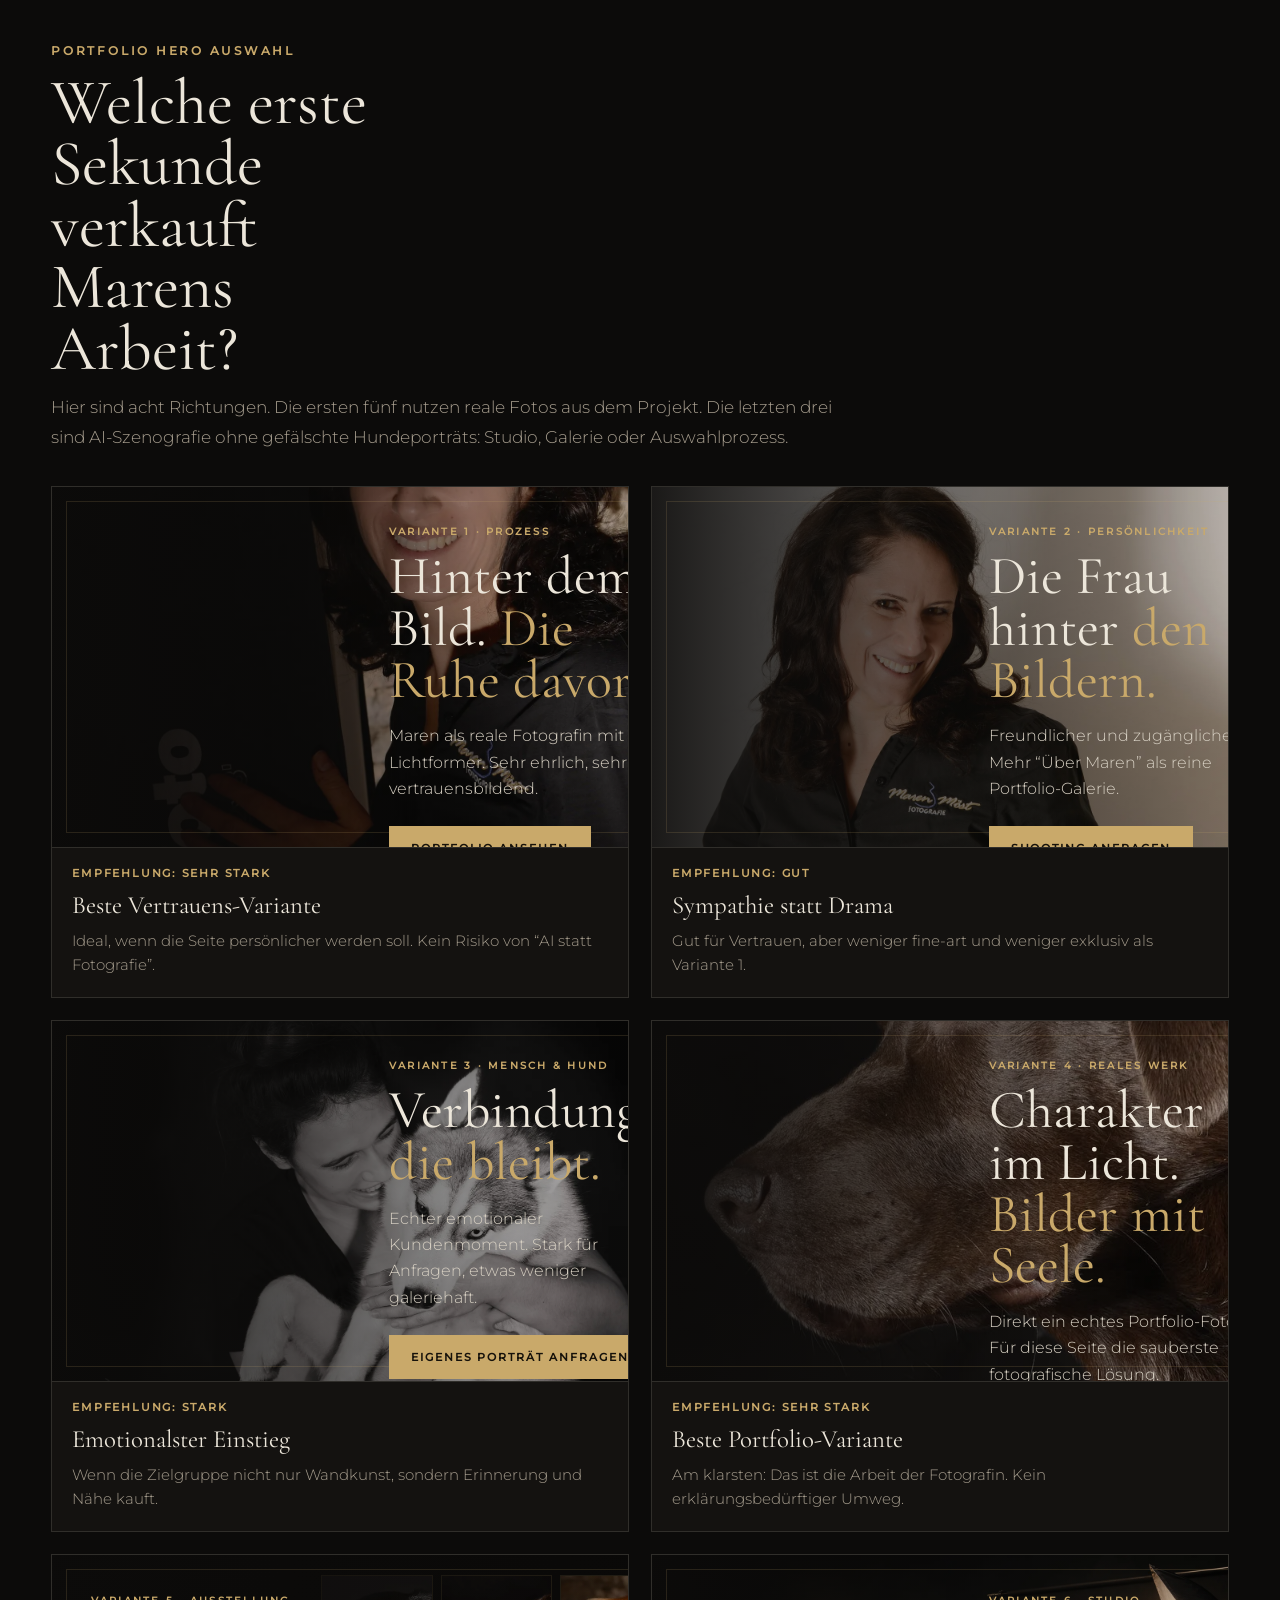
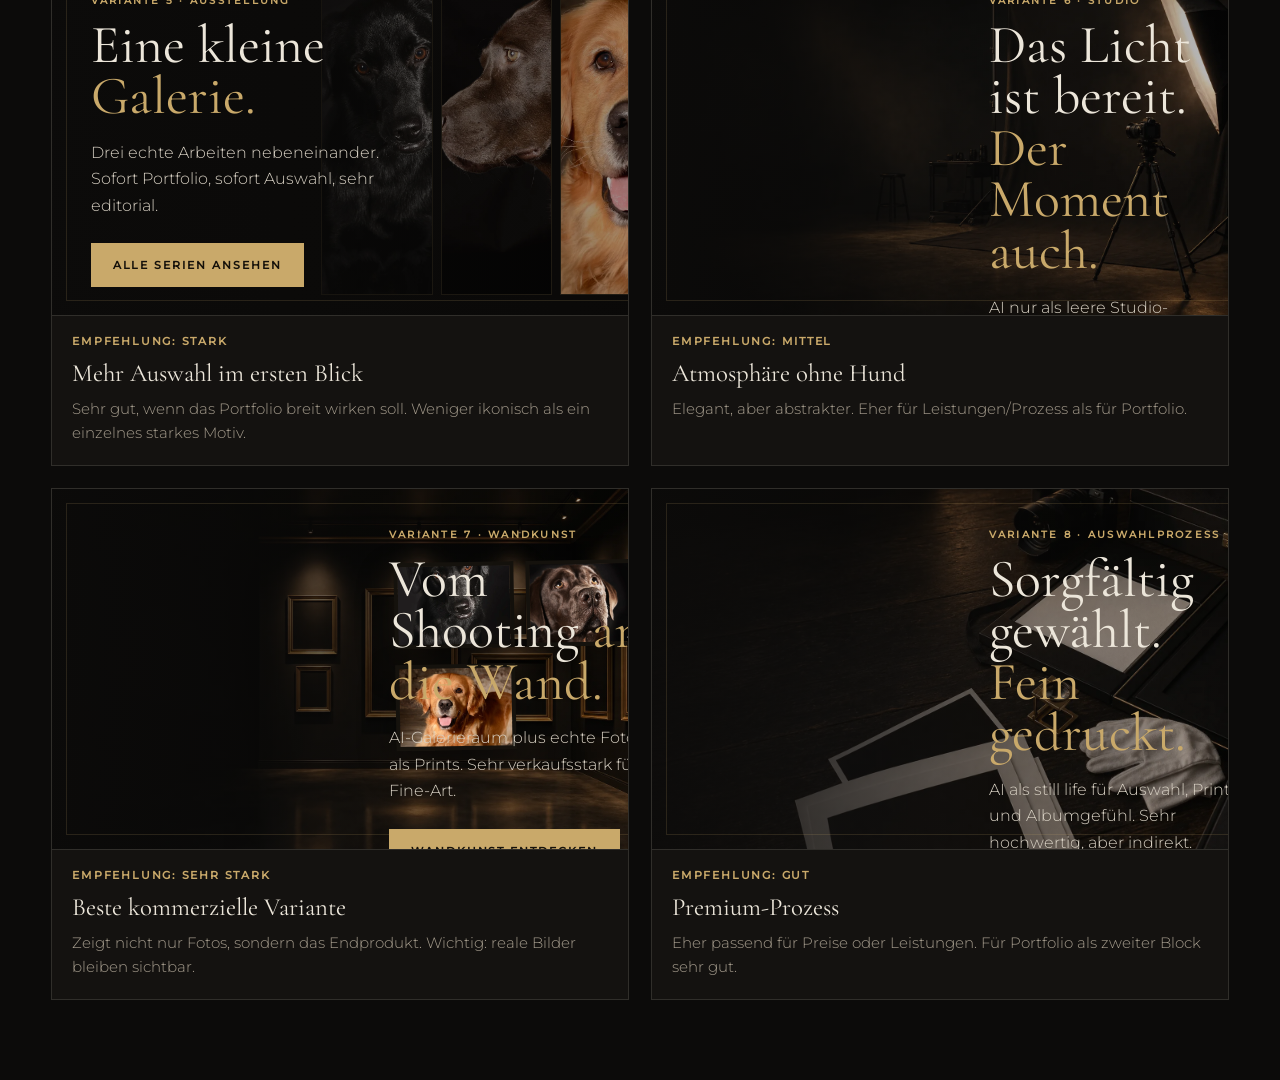
<file: portfolio-hero-variants.html>
<!DOCTYPE html>
<html lang="de">
<head>
<meta charset="UTF-8" />
<meta name="viewport" content="width=device-width, initial-scale=1" />
<script>if(location.hostname.indexOf("github.io")>-1){var m=document.createElement("meta");m.name="robots";m.content="noindex,nofollow";document.head.appendChild(m);}</script>
<title>Portfolio Hero Varianten · Maren Möst</title>
<link rel="preload" href="fonts/cormorant-400.woff2" as="font" type="font/woff2" crossorigin />
<link rel="preload" href="fonts/montserrat-300.woff2" as="font" type="font/woff2" crossorigin />
<link rel="stylesheet" href="css/fonts.css" />
<style>
:root{
  --bg:#0c0b0a;
  --panel:#141210;
  --line:rgba(236,230,218,.13);
  --text:#ece6da;
  --muted:#a59c8d;
  --gold:#c9a96a;
  --font-display:"Cormorant Garamond", Georgia, serif;
  --font-ui:"Montserrat", Arial, sans-serif;
}
*{box-sizing:border-box}
body{margin:0;background:var(--bg);color:var(--text);font-family:var(--font-ui);font-weight:300}
main{width:min(1440px,100%);margin:auto;padding:44px clamp(18px,4vw,64px) 80px}
.intro{display:grid;gap:14px;margin-bottom:34px}
.label{margin:0;color:var(--gold);font-size:.72rem;font-weight:600;letter-spacing:.24em;text-transform:uppercase}
h1{font-family:var(--font-display);font-weight:400;font-size:clamp(2.4rem,5vw,5.2rem);line-height:.96;margin:0;max-width:12ch}
.lead{margin:0;max-width:74ch;color:var(--muted);font-size:1.05rem;line-height:1.75}
.grid{display:grid;grid-template-columns:repeat(2,minmax(0,1fr));gap:22px}
.option{border:1px solid var(--line);background:var(--panel);overflow:hidden}
.hero{
  position:relative;min-height:360px;aspect-ratio:16/9;overflow:hidden;
  display:grid;grid-template-columns:minmax(0,.9fr) minmax(260px,.8fr);align-items:center;
  padding:clamp(24px,3vw,46px);
}
.hero::before{content:"";position:absolute;inset:0;background:linear-gradient(90deg,rgba(12,11,10,.94),rgba(12,11,10,.62) 43%,rgba(12,11,10,.18));z-index:1}
.hero::after{content:"";position:absolute;inset:14px;border:1px solid rgba(201,169,106,.16);z-index:2;pointer-events:none}
.hero__bg{position:absolute;inset:0;width:100%;height:100%;object-fit:cover}
.hero__copy{position:relative;z-index:3;max-width:520px}
.hero__kicker{margin:0 0 12px;color:var(--gold);font-size:.64rem;font-weight:600;letter-spacing:.22em;text-transform:uppercase}
.hero__title{margin:0;font-family:var(--font-display);font-size:clamp(2.2rem,4.2vw,4.8rem);font-weight:400;line-height:.96}
.hero__title span{color:var(--gold)}
.hero__text{margin:18px 0 0;max-width:39ch;color:#d6cfc2;line-height:1.65}
.hero__button{display:inline-flex;margin-top:24px;padding:15px 22px;background:var(--gold);color:#15110a;text-decoration:none;font-size:.68rem;font-weight:600;letter-spacing:.18em;text-transform:uppercase}
.note{display:grid;gap:10px;padding:18px 20px 20px;border-top:1px solid var(--line)}
.note h2{margin:0;font-family:var(--font-display);font-weight:400;font-size:1.55rem}
.note p{margin:0;color:var(--muted);line-height:1.6;font-size:.92rem}
.score{color:var(--gold);font-size:.7rem;font-weight:600;letter-spacing:.16em;text-transform:uppercase}
.portrait-right{object-position:64% 48%}
.portrait-left{object-position:32% 46%}
.process{object-position:50% 40%}
.connection{object-position:54% 48%}
.fineart{object-position:35% 45%}
.studio{object-position:72% 50%}
.triptych{position:absolute;inset:0;display:grid;grid-template-columns:1fr 1fr 1fr;gap:8px;padding:20px 20px 20px 42%;background:#090807}
.triptych img{width:100%;height:100%;object-fit:cover;border:1px solid rgba(201,169,106,.2);filter:brightness(.84) contrast(1.05)}
.triptych img:nth-child(1){object-position:50% 38%}
.triptych img:nth-child(2){object-position:34% 46%}
.triptych img:nth-child(3){object-position:52% 46%}
.gallery-real{position:absolute;right:7%;top:20%;z-index:2;display:grid;grid-template-columns:repeat(2,120px);gap:12px;transform:rotate(-1deg)}
.gallery-real img{width:120px;height:86px;object-fit:cover;border:4px solid #15120d;box-shadow:0 16px 36px rgba(0,0,0,.45)}
.gallery-real img:nth-child(1){object-position:50% 38%}
.gallery-real img:nth-child(2){object-position:58% 44%}
.gallery-real img:nth-child(3){object-position:52% 46%;grid-column:1 / -1;width:252px}
@media (max-width:980px){.grid{grid-template-columns:1fr}.hero{min-height:320px}.gallery-real{display:none}}
@media (max-width:620px){main{padding-inline:14px}.hero{grid-template-columns:1fr;min-height:430px}.hero::before{background:linear-gradient(180deg,rgba(12,11,10,.9),rgba(12,11,10,.68))}.triptych{padding:44% 12px 12px;grid-template-columns:repeat(3,1fr)}}
</style>
</head>
<body>
<main>
  <section class="intro">
    <p class="label">Portfolio Hero Auswahl</p>
    <h1>Welche erste Sekunde verkauft Marens Arbeit?</h1>
    <p class="lead">Hier sind acht Richtungen. Die ersten fünf nutzen reale Fotos aus dem Projekt. Die letzten drei sind AI-Szenografie ohne gefälschte Hundeporträts: Studio, Galerie oder Auswahlprozess.</p>
  </section>

  <section class="grid" aria-label="Hero Varianten">
    <article class="option">
      <div class="hero">
        <picture><source srcset="images/maren-real-softbox-web.webp" type="image/webp" /><img loading="lazy" class="hero__bg process" src="images/maren-real-softbox-web.jpg" alt="" /></picture>
        <div class="hero__copy">
          <p class="hero__kicker">Variante 1 · Prozess</p>
          <h2 class="hero__title">Hinter dem Bild. <span>Die Ruhe davor.</span></h2>
          <p class="hero__text">Maren als reale Fotografin mit Lichtformer. Sehr ehrlich, sehr vertrauensbildend.</p>
          <span class="hero__button">Portfolio ansehen</span>
        </div>
      </div>
      <div class="note"><span class="score">Empfehlung: sehr stark</span><h2>Beste Vertrauens-Variante</h2><p>Ideal, wenn die Seite persönlicher werden soll. Kein Risiko von “AI statt Fotografie”.</p></div>
    </article>

    <article class="option">
      <div class="hero">
        <picture><source srcset="images/maren-real-portrait-web.webp" type="image/webp" /><img loading="lazy" class="hero__bg portrait-left" src="images/maren-real-portrait-web.jpg" alt="" /></picture>
        <div class="hero__copy">
          <p class="hero__kicker">Variante 2 · Persönlichkeit</p>
          <h2 class="hero__title">Die Frau hinter <span>den Bildern.</span></h2>
          <p class="hero__text">Freundlicher und zugänglicher. Mehr “Über Maren” als reine Portfolio-Galerie.</p>
          <span class="hero__button">Shooting anfragen</span>
        </div>
      </div>
      <div class="note"><span class="score">Empfehlung: gut</span><h2>Sympathie statt Drama</h2><p>Gut für Vertrauen, aber weniger fine-art und weniger exklusiv als Variante 1.</p></div>
    </article>

    <article class="option">
      <div class="hero">
        <picture><source srcset="images/dog-real-50-wide.webp" type="image/webp" /><img loading="lazy" class="hero__bg connection" src="images/dog-real-50-wide.jpg" alt="" /></picture>
        <div class="hero__copy">
          <p class="hero__kicker">Variante 3 · Mensch & Hund</p>
          <h2 class="hero__title">Verbindung, <span>die bleibt.</span></h2>
          <p class="hero__text">Echter emotionaler Kundenmoment. Stark für Anfragen, etwas weniger galeriehaft.</p>
          <span class="hero__button">Eigenes Porträt anfragen</span>
        </div>
      </div>
      <div class="note"><span class="score">Empfehlung: stark</span><h2>Emotionalster Einstieg</h2><p>Wenn die Zielgruppe nicht nur Wandkunst, sondern Erinnerung und Nähe kauft.</p></div>
    </article>

    <article class="option">
      <div class="hero">
        <picture><source srcset="images/dog-real-13-wide.webp" type="image/webp" /><img loading="lazy" class="hero__bg fineart" src="images/dog-real-13-wide.jpg" alt="" /></picture>
        <div class="hero__copy">
          <p class="hero__kicker">Variante 4 · Reales Werk</p>
          <h2 class="hero__title">Charakter im Licht. <span>Bilder mit Seele.</span></h2>
          <p class="hero__text">Direkt ein echtes Portfolio-Foto. Für diese Seite die sauberste fotografische Lösung.</p>
          <span class="hero__button">Galerie öffnen</span>
        </div>
      </div>
      <div class="note"><span class="score">Empfehlung: sehr stark</span><h2>Beste Portfolio-Variante</h2><p>Am klarsten: Das ist die Arbeit der Fotografin. Kein erklärungsbedürftiger Umweg.</p></div>
    </article>

    <article class="option">
      <div class="hero">
        <div class="triptych" aria-hidden="true">
          <picture><source srcset="images/dog-real-07-wide.webp" type="image/webp" /><img loading="lazy" src="images/dog-real-07-wide.jpg" alt="" /></picture>
          <picture><source srcset="images/dog-real-13-wide.webp" type="image/webp" /><img loading="lazy" src="images/dog-real-13-wide.jpg" alt="" /></picture>
          <picture><source srcset="images/dog-real-49-wide.webp" type="image/webp" /><img loading="lazy" src="images/dog-real-49-wide.jpg" alt="" /></picture>
        </div>
        <div class="hero__copy">
          <p class="hero__kicker">Variante 5 · Ausstellung</p>
          <h2 class="hero__title">Eine kleine <span>Galerie.</span></h2>
          <p class="hero__text">Drei echte Arbeiten nebeneinander. Sofort Portfolio, sofort Auswahl, sehr editorial.</p>
          <span class="hero__button">Alle Serien ansehen</span>
        </div>
      </div>
      <div class="note"><span class="score">Empfehlung: stark</span><h2>Mehr Auswahl im ersten Blick</h2><p>Sehr gut, wenn das Portfolio breit wirken soll. Weniger ikonisch als ein einzelnes starkes Motiv.</p></div>
    </article>

    <article class="option">
      <div class="hero">
        <picture><source srcset="images/hero-option-empty-studio.webp" type="image/webp" /><img loading="lazy" class="hero__bg studio" src="images/hero-option-empty-studio.png" alt="" /></picture>
        <div class="hero__copy">
          <p class="hero__kicker">Variante 6 · Studio</p>
          <h2 class="hero__title">Das Licht ist bereit. <span>Der Moment auch.</span></h2>
          <p class="hero__text">AI nur als leere Studio-Atmosphäre. Kein fake Portfolio-Bild.</p>
          <span class="hero__button">Ablauf ansehen</span>
        </div>
      </div>
      <div class="note"><span class="score">Empfehlung: mittel</span><h2>Atmosphäre ohne Hund</h2><p>Elegant, aber abstrakter. Eher für Leistungen/Prozess als für Portfolio.</p></div>
    </article>

    <article class="option">
      <div class="hero">
        <picture><source srcset="images/hero-option-gallery-wall.webp" type="image/webp" /><img loading="lazy" class="hero__bg portrait-right" src="images/hero-option-gallery-wall.png" alt="" /></picture>
        <div class="gallery-real" aria-hidden="true">
          <picture><source srcset="images/dog-real-07-wide.webp" type="image/webp" /><img loading="lazy" src="images/dog-real-07-wide.jpg" alt="" /></picture>
          <picture><source srcset="images/dog-real-10-wide.webp" type="image/webp" /><img loading="lazy" src="images/dog-real-10-wide.jpg" alt="" /></picture>
          <picture><source srcset="images/dog-real-49-wide.webp" type="image/webp" /><img loading="lazy" src="images/dog-real-49-wide.jpg" alt="" /></picture>
        </div>
        <div class="hero__copy">
          <p class="hero__kicker">Variante 7 · Wandkunst</p>
          <h2 class="hero__title">Vom Shooting <span>an die Wand.</span></h2>
          <p class="hero__text">AI-Galerieraum plus echte Fotos als Prints. Sehr verkaufsstark für Fine-Art.</p>
          <span class="hero__button">Wandkunst entdecken</span>
        </div>
      </div>
      <div class="note"><span class="score">Empfehlung: sehr stark</span><h2>Beste kommerzielle Variante</h2><p>Zeigt nicht nur Fotos, sondern das Endprodukt. Wichtig: reale Bilder bleiben sichtbar.</p></div>
    </article>

    <article class="option">
      <div class="hero">
        <picture><source srcset="images/hero-option-selection-table.webp" type="image/webp" /><img loading="lazy" class="hero__bg portrait-right" src="images/hero-option-selection-table.png" alt="" /></picture>
        <div class="hero__copy">
          <p class="hero__kicker">Variante 8 · Auswahlprozess</p>
          <h2 class="hero__title">Sorgfältig gewählt. <span>Fein gedruckt.</span></h2>
          <p class="hero__text">AI als still life für Auswahl, Prints und Albumgefühl. Sehr hochwertig, aber indirekt.</p>
          <span class="hero__button">Pakete ansehen</span>
        </div>
      </div>
      <div class="note"><span class="score">Empfehlung: gut</span><h2>Premium-Prozess</h2><p>Eher passend für Preise oder Leistungen. Für Portfolio als zweiter Block sehr gut.</p></div>
    </article>
  </section>
</main>
</body>
</html>
</file>
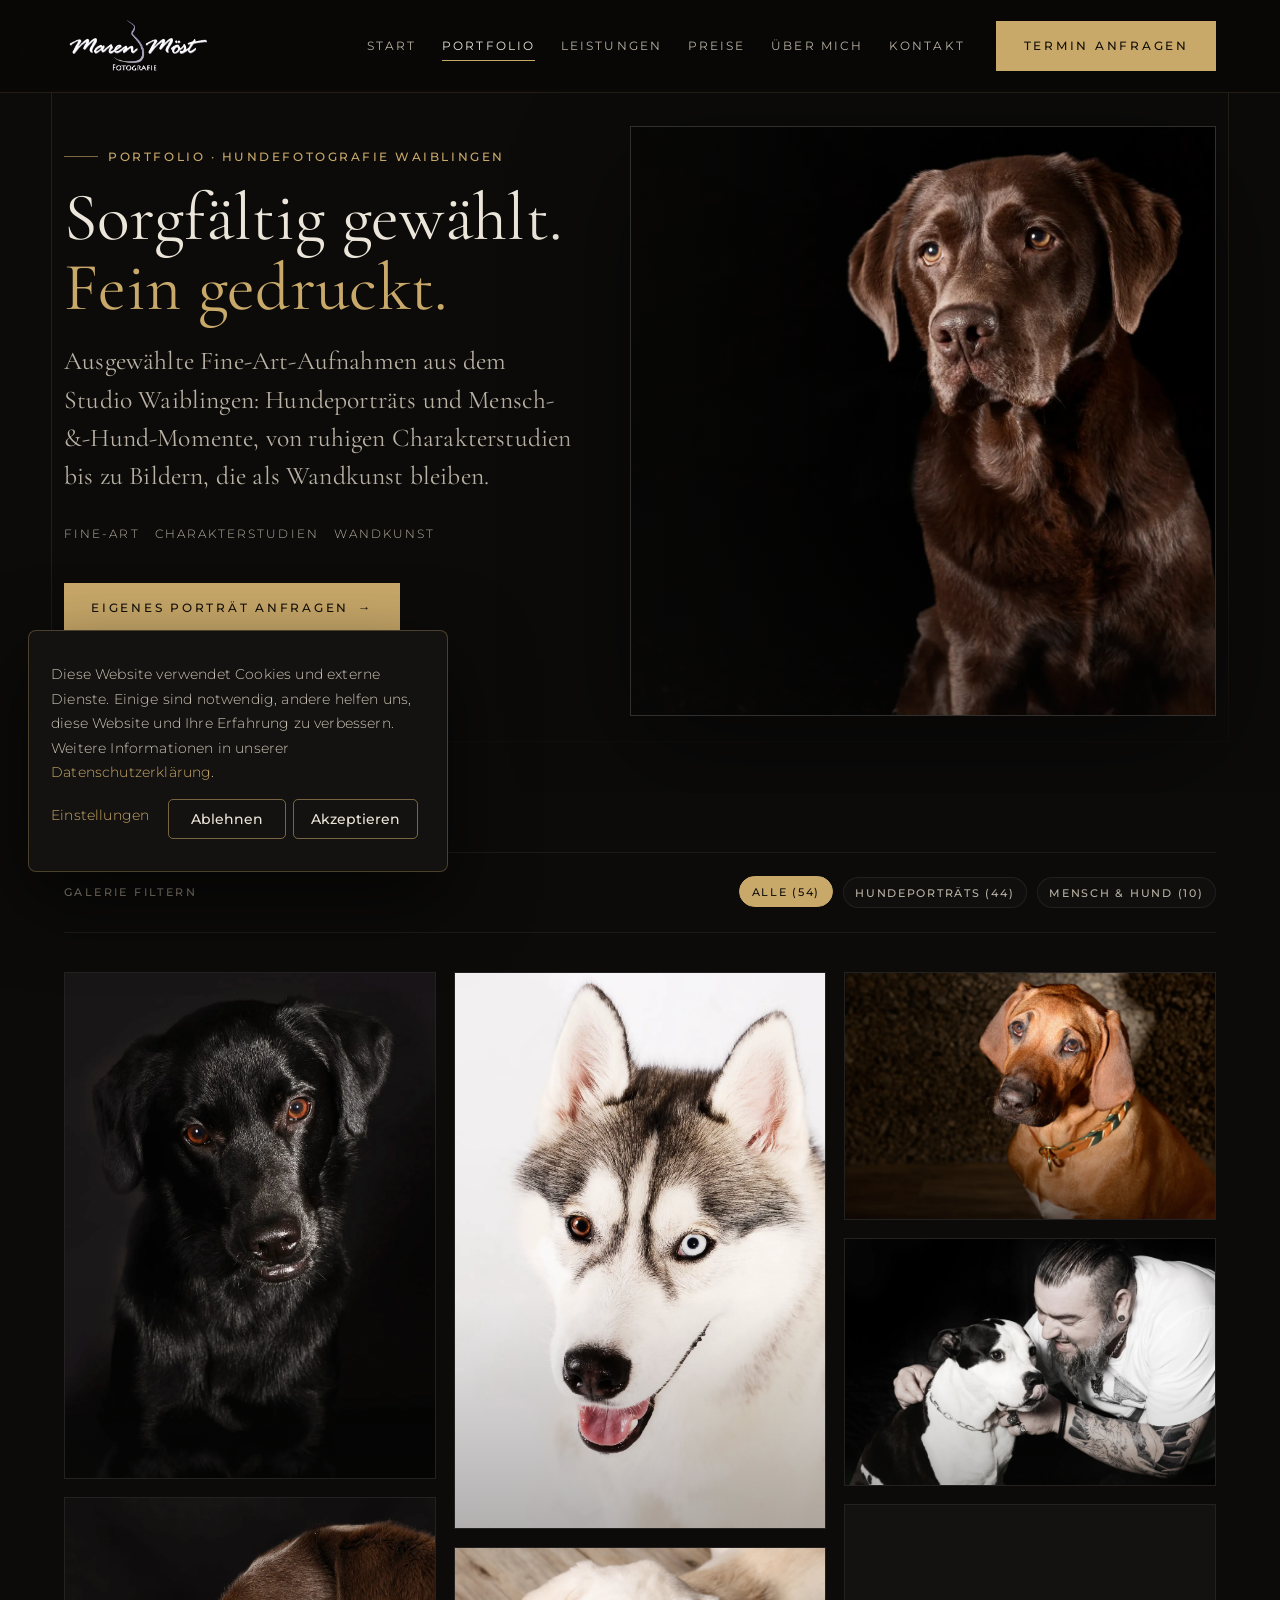
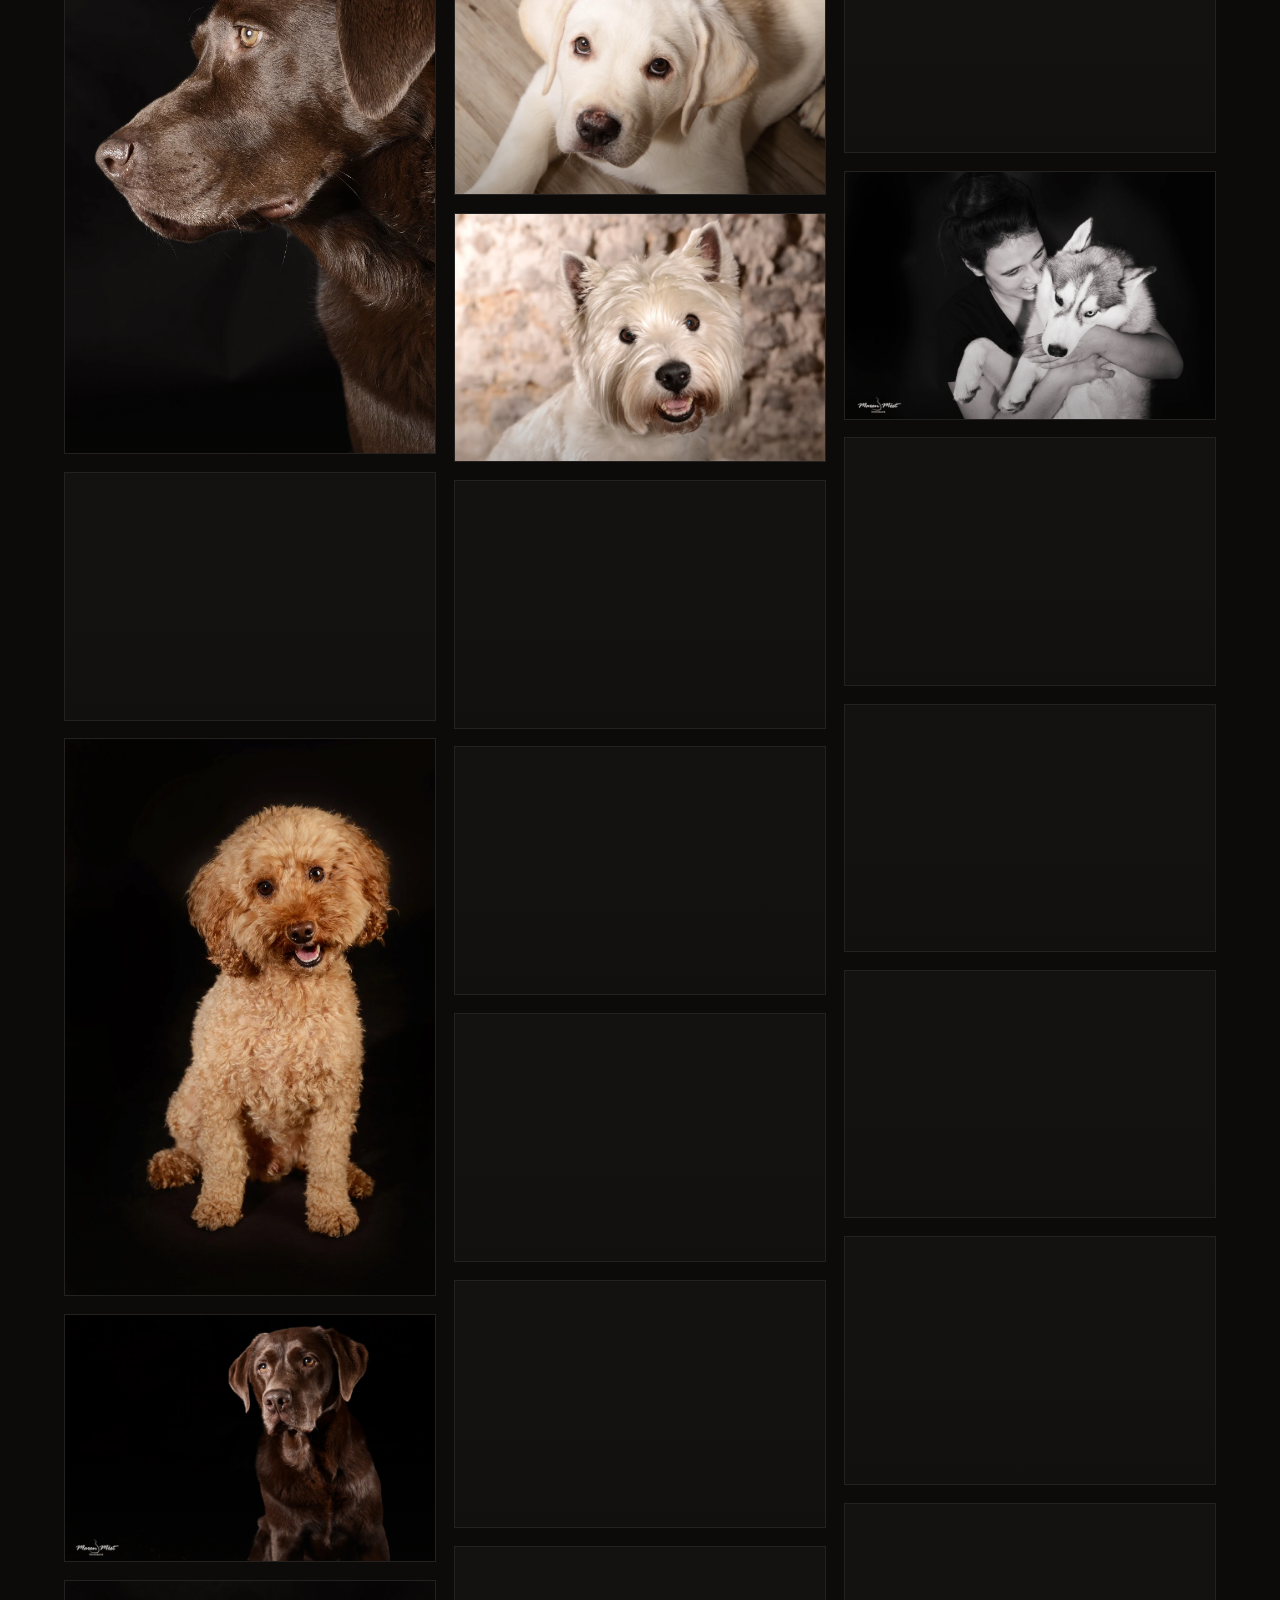
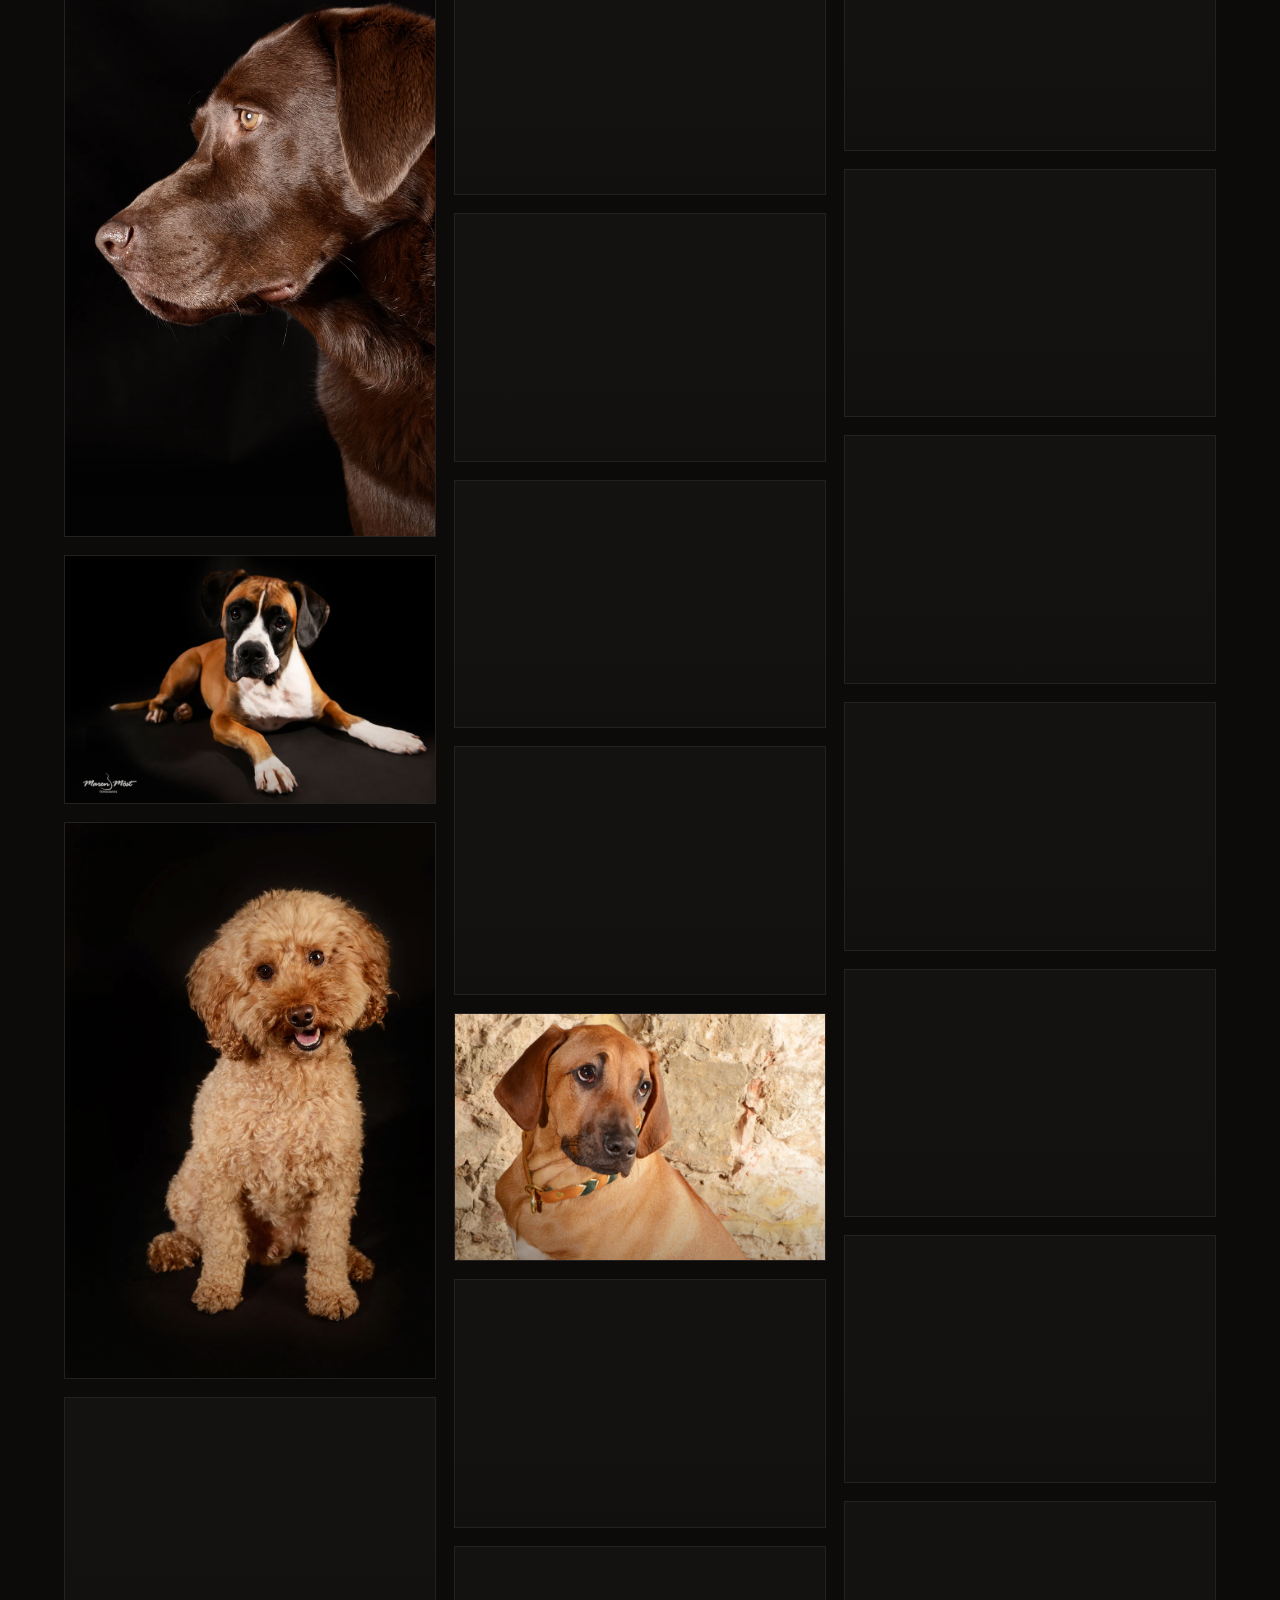
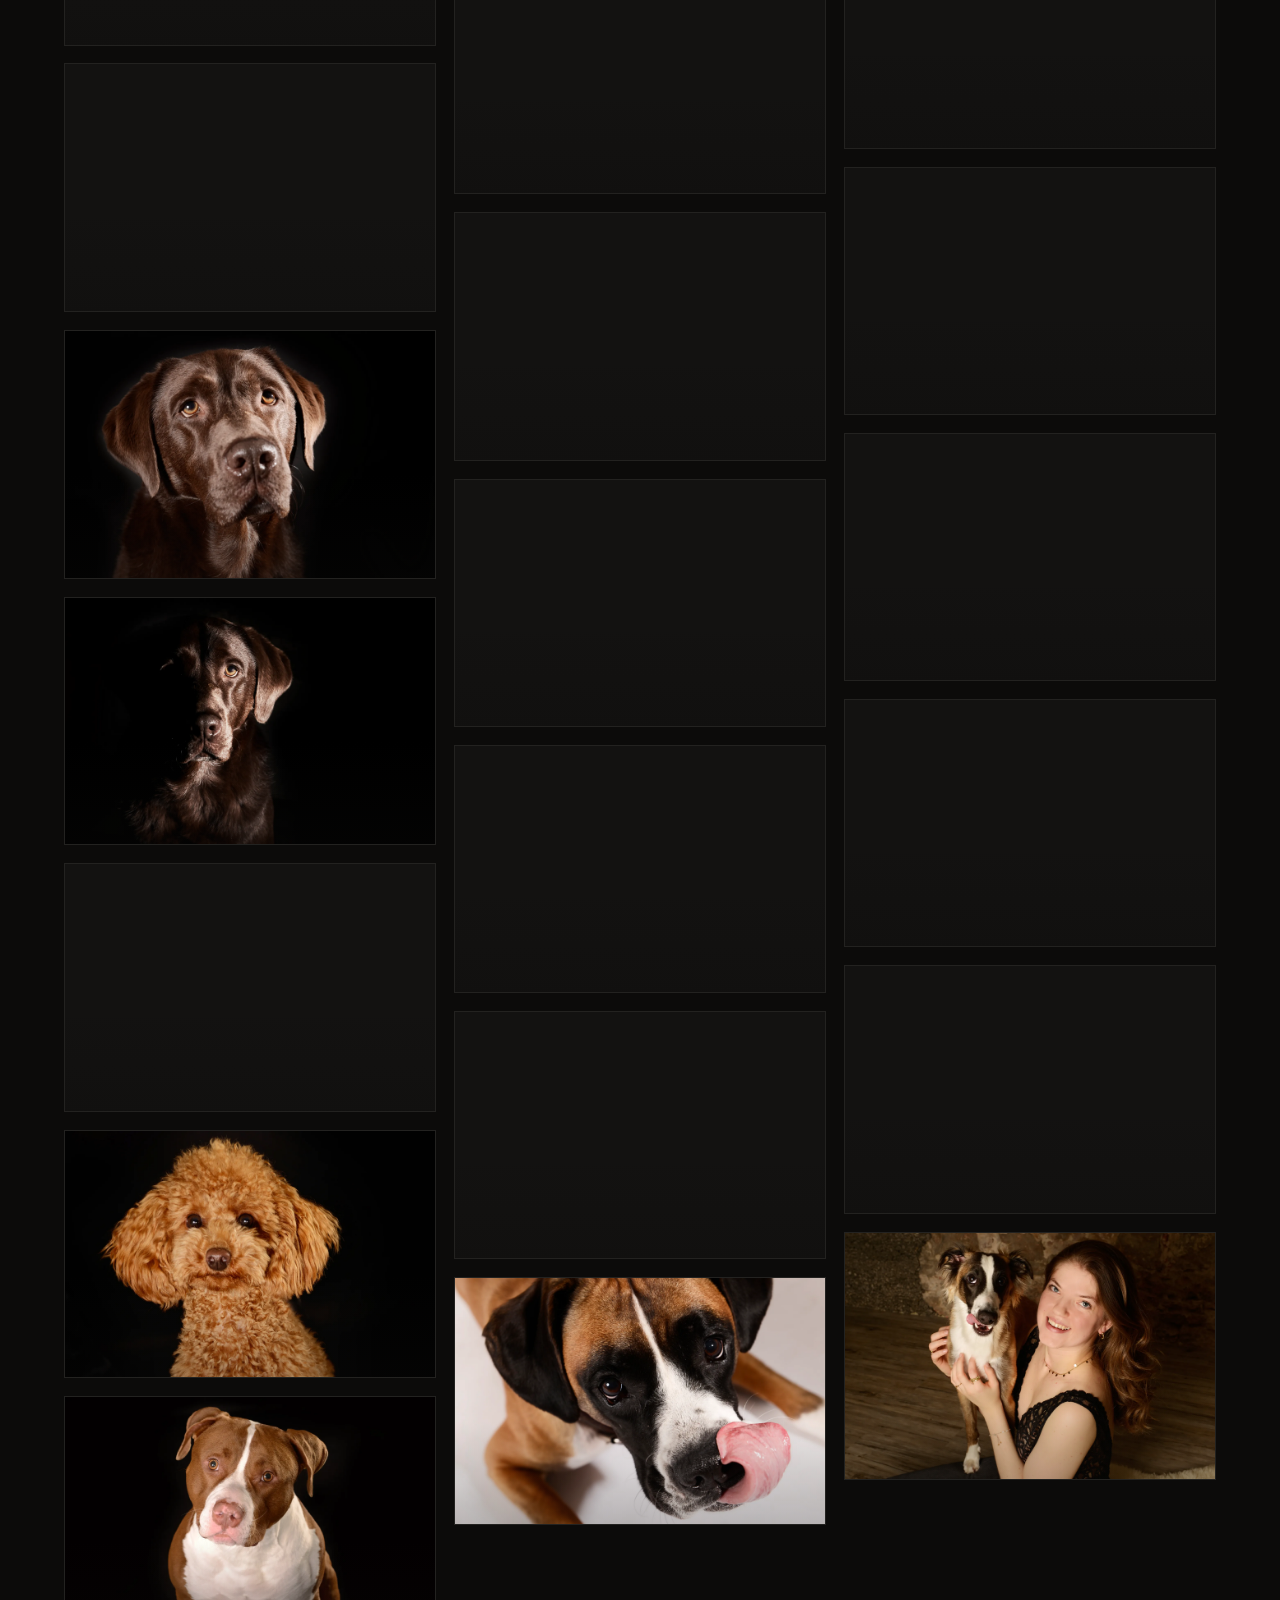
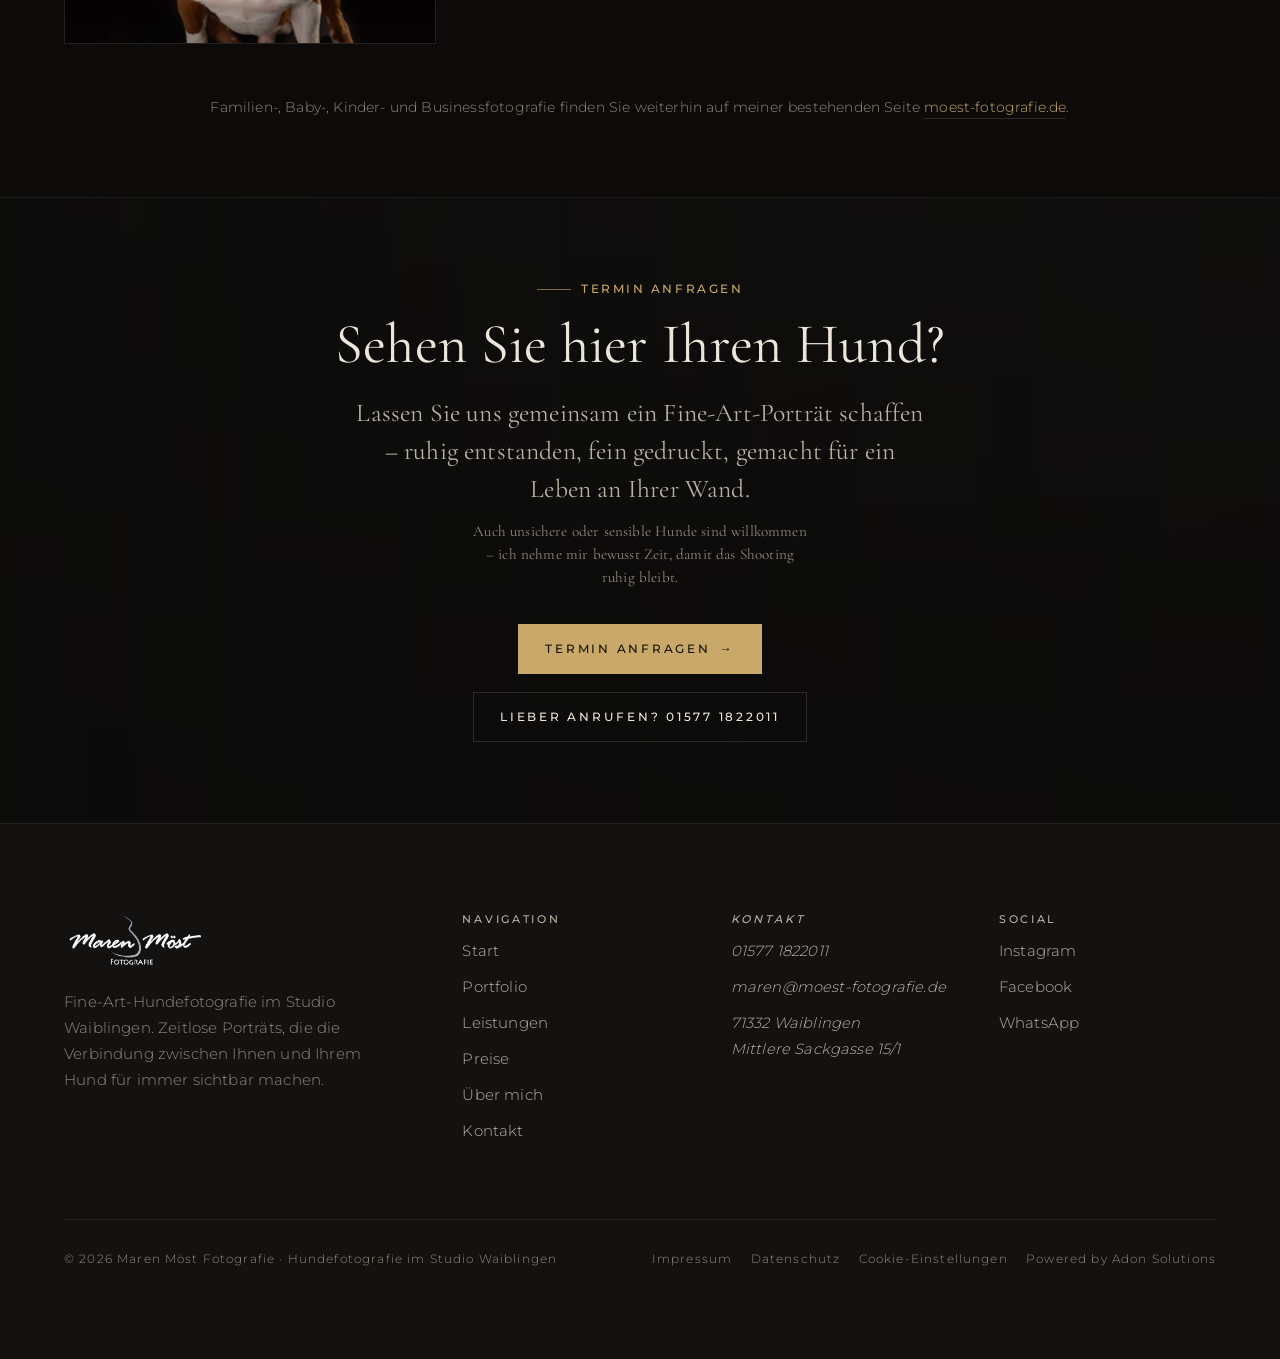
<file: portfolio.html>
<!DOCTYPE html>
<html lang="de">
<head>
<meta charset="UTF-8" />
<meta name="viewport" content="width=device-width, initial-scale=1" />
<script>if(location.hostname.indexOf("github.io")>-1){var m=document.createElement("meta");m.name="robots";m.content="noindex,nofollow";document.head.appendChild(m);}</script>
<script>document.documentElement.classList.add("js");</script>
<title>Fine-Art-Hundeporträts Waiblingen & Stuttgart · Portfolio</title>
<meta name="description" content="Ausgewählte Fine-Art-Hundeporträts aus dem Studio Waiblingen (Raum Stuttgart): große, ruhige Bilder mit Charakter – sehen Sie sich die Galerie an." />
<link rel="canonical" href="https://www.moest-hundefotografie.de/portfolio.html" />
<meta property="og:type" content="website" />
<meta property="og:title" content="Fine-Art-Hundeporträts Waiblingen & Stuttgart · Portfolio" />
<meta property="og:description" content="Ausgewählte Fine-Art-Hundeporträts aus dem Studio Waiblingen (Raum Stuttgart): große, ruhige Bilder mit Charakter." />
<meta property="og:image" content="https://www.moest-hundefotografie.de/images/hero-banner.jpg" />
<meta property="og:url" content="https://www.moest-hundefotografie.de/portfolio.html" />
<link rel="icon" href="images/favicon.webp" />
<link rel="preload" href="fonts/cormorant-400.woff2" as="font" type="font/woff2" crossorigin />
<link rel="preload" href="fonts/montserrat-300.woff2" as="font" type="font/woff2" crossorigin />
<link rel="stylesheet" href="css/fonts.css" />
<link rel="stylesheet" href="css/styles.css" />
<link rel="stylesheet" href="css/klaro.css" media="print" onload="this.media='all'" />
<link rel="stylesheet" href="css/klaro-theme.css" media="print" onload="this.media='all'" />
<script type="application/ld+json">
[
  {
    "@context": "https://schema.org",
    "@type": "BreadcrumbList",
    "itemListElement": [
      {
        "@type": "ListItem",
        "position": 1,
        "name": "Start",
        "item": "https://www.moest-hundefotografie.de/"
      },
      {
        "@type": "ListItem",
        "position": 2,
        "name": "Portfolio",
        "item": "https://www.moest-hundefotografie.de/portfolio.html"
      }
    ]
  },
  {
    "@context": "https://schema.org",
    "@type": "ImageGallery",
    "name": "Portfolio · Fine-Art-Hundeporträts",
    "url": "https://www.moest-hundefotografie.de/portfolio.html",
    "about": {
      "@id": "https://www.moest-hundefotografie.de/#studio"
    },
    "image": [
      {
        "@type": "ImageObject",
        "contentUrl": "https://www.moest-hundefotografie.de/images/dog-07.jpg",
        "caption": "Fine-Art-Hundeporträt aus dem Studio Waiblingen",
        "creator": { "@type": "Person", "name": "Maren Möst" },
        "copyrightNotice": "© Maren Möst Fotografie"
      },
      {
        "@type": "ImageObject",
        "contentUrl": "https://www.moest-hundefotografie.de/images/dog-11.jpg",
        "caption": "Fine-Art-Hundeporträt aus dem Studio Waiblingen",
        "creator": { "@type": "Person", "name": "Maren Möst" },
        "copyrightNotice": "© Maren Möst Fotografie"
      },
      {
        "@type": "ImageObject",
        "contentUrl": "https://www.moest-hundefotografie.de/images/dog-02.jpg",
        "caption": "Fine-Art-Hundeporträt aus dem Studio Waiblingen",
        "creator": { "@type": "Person", "name": "Maren Möst" },
        "copyrightNotice": "© Maren Möst Fotografie"
      },
      {
        "@type": "ImageObject",
        "contentUrl": "https://www.moest-hundefotografie.de/images/dog-12.jpg",
        "caption": "Fine-Art-Hundeporträt aus dem Studio Waiblingen",
        "creator": { "@type": "Person", "name": "Maren Möst" },
        "copyrightNotice": "© Maren Möst Fotografie"
      },
      {
        "@type": "ImageObject",
        "contentUrl": "https://www.moest-hundefotografie.de/images/dog-04.jpg",
        "caption": "Fine-Art-Hundeporträt aus dem Studio Waiblingen",
        "creator": { "@type": "Person", "name": "Maren Möst" },
        "copyrightNotice": "© Maren Möst Fotografie"
      },
      {
        "@type": "ImageObject",
        "contentUrl": "https://www.moest-hundefotografie.de/images/dog-13.jpg",
        "caption": "Fine-Art-Hundeporträt aus dem Studio Waiblingen",
        "creator": { "@type": "Person", "name": "Maren Möst" },
        "copyrightNotice": "© Maren Möst Fotografie"
      },
      {
        "@type": "ImageObject",
        "contentUrl": "https://www.moest-hundefotografie.de/images/dog-06.jpg",
        "caption": "Fine-Art-Hundeporträt aus dem Studio Waiblingen",
        "creator": { "@type": "Person", "name": "Maren Möst" },
        "copyrightNotice": "© Maren Möst Fotografie"
      },
      {
        "@type": "ImageObject",
        "contentUrl": "https://www.moest-hundefotografie.de/images/dog-15.jpg",
        "caption": "Fine-Art-Hundeporträt aus dem Studio Waiblingen",
        "creator": { "@type": "Person", "name": "Maren Möst" },
        "copyrightNotice": "© Maren Möst Fotografie"
      },
      {
        "@type": "ImageObject",
        "contentUrl": "https://www.moest-hundefotografie.de/images/dog-08.jpg",
        "caption": "Fine-Art-Hundeporträt aus dem Studio Waiblingen",
        "creator": { "@type": "Person", "name": "Maren Möst" },
        "copyrightNotice": "© Maren Möst Fotografie"
      },
      {
        "@type": "ImageObject",
        "contentUrl": "https://www.moest-hundefotografie.de/images/dog-10.jpg",
        "caption": "Fine-Art-Hundeporträt aus dem Studio Waiblingen",
        "creator": { "@type": "Person", "name": "Maren Möst" },
        "copyrightNotice": "© Maren Möst Fotografie"
      },
      {
        "@type": "ImageObject",
        "contentUrl": "https://www.moest-hundefotografie.de/images/dog-16.jpg",
        "caption": "Fine-Art-Hundeporträt aus dem Studio Waiblingen",
        "creator": { "@type": "Person", "name": "Maren Möst" },
        "copyrightNotice": "© Maren Möst Fotografie"
      },
      {
        "@type": "ImageObject",
        "contentUrl": "https://www.moest-hundefotografie.de/images/dog-19.jpg",
        "caption": "Fine-Art-Hundeporträt aus dem Studio Waiblingen",
        "creator": { "@type": "Person", "name": "Maren Möst" },
        "copyrightNotice": "© Maren Möst Fotografie"
      },
      {
        "@type": "ImageObject",
        "contentUrl": "https://www.moest-hundefotografie.de/images/dog-37.jpg",
        "caption": "Fine-Art-Hundeporträt aus dem Studio Waiblingen",
        "creator": { "@type": "Person", "name": "Maren Möst" },
        "copyrightNotice": "© Maren Möst Fotografie"
      },
      {
        "@type": "ImageObject",
        "contentUrl": "https://www.moest-hundefotografie.de/images/dog-51.jpg",
        "caption": "Fine-Art-Hundeporträt aus dem Studio Waiblingen",
        "creator": { "@type": "Person", "name": "Maren Möst" },
        "copyrightNotice": "© Maren Möst Fotografie"
      },
      {
        "@type": "ImageObject",
        "contentUrl": "https://www.moest-hundefotografie.de/images/dog-52.jpg",
        "caption": "Fine-Art-Hundeporträt aus dem Studio Waiblingen",
        "creator": { "@type": "Person", "name": "Maren Möst" },
        "copyrightNotice": "© Maren Möst Fotografie"
      },
      {
        "@type": "ImageObject",
        "contentUrl": "https://www.moest-hundefotografie.de/images/dog-57.jpg",
        "caption": "Fine-Art-Hundeporträt aus dem Studio Waiblingen",
        "creator": { "@type": "Person", "name": "Maren Möst" },
        "copyrightNotice": "© Maren Möst Fotografie"
      },
      {
        "@type": "ImageObject",
        "contentUrl": "https://www.moest-hundefotografie.de/images/dog-01.jpg",
        "caption": "Fine-Art-Hundeporträt aus dem Studio Waiblingen",
        "creator": { "@type": "Person", "name": "Maren Möst" },
        "copyrightNotice": "© Maren Möst Fotografie"
      },
      {
        "@type": "ImageObject",
        "contentUrl": "https://www.moest-hundefotografie.de/images/dog-05.jpg",
        "caption": "Fine-Art-Hundeporträt aus dem Studio Waiblingen",
        "creator": { "@type": "Person", "name": "Maren Möst" },
        "copyrightNotice": "© Maren Möst Fotografie"
      },
      {
        "@type": "ImageObject",
        "contentUrl": "https://www.moest-hundefotografie.de/images/dog-09.jpg",
        "caption": "Fine-Art-Hundeporträt aus dem Studio Waiblingen",
        "creator": { "@type": "Person", "name": "Maren Möst" },
        "copyrightNotice": "© Maren Möst Fotografie"
      },
      {
        "@type": "ImageObject",
        "contentUrl": "https://www.moest-hundefotografie.de/images/dog-18.jpg",
        "caption": "Fine-Art-Hundeporträt aus dem Studio Waiblingen",
        "creator": { "@type": "Person", "name": "Maren Möst" },
        "copyrightNotice": "© Maren Möst Fotografie"
      },
      {
        "@type": "ImageObject",
        "contentUrl": "https://www.moest-hundefotografie.de/images/dog-20.jpg",
        "caption": "Fine-Art-Hundeporträt aus dem Studio Waiblingen",
        "creator": { "@type": "Person", "name": "Maren Möst" },
        "copyrightNotice": "© Maren Möst Fotografie"
      },
      {
        "@type": "ImageObject",
        "contentUrl": "https://www.moest-hundefotografie.de/images/dog-21.jpg",
        "caption": "Fine-Art-Hundeporträt aus dem Studio Waiblingen",
        "creator": { "@type": "Person", "name": "Maren Möst" },
        "copyrightNotice": "© Maren Möst Fotografie"
      },
      {
        "@type": "ImageObject",
        "contentUrl": "https://www.moest-hundefotografie.de/images/dog-22.jpg",
        "caption": "Fine-Art-Hundeporträt aus dem Studio Waiblingen",
        "creator": { "@type": "Person", "name": "Maren Möst" },
        "copyrightNotice": "© Maren Möst Fotografie"
      },
      {
        "@type": "ImageObject",
        "contentUrl": "https://www.moest-hundefotografie.de/images/dog-28.jpg",
        "caption": "Mensch und Hund im Fine-Art-Studioporträt",
        "creator": { "@type": "Person", "name": "Maren Möst" },
        "copyrightNotice": "© Maren Möst Fotografie"
      },
      {
        "@type": "ImageObject",
        "contentUrl": "https://www.moest-hundefotografie.de/images/dog-29.jpg",
        "caption": "Mensch und Hund im Fine-Art-Studioporträt",
        "creator": { "@type": "Person", "name": "Maren Möst" },
        "copyrightNotice": "© Maren Möst Fotografie"
      },
      {
        "@type": "ImageObject",
        "contentUrl": "https://www.moest-hundefotografie.de/images/dog-33.jpg",
        "caption": "Fine-Art-Hundeporträt aus dem Studio Waiblingen",
        "creator": { "@type": "Person", "name": "Maren Möst" },
        "copyrightNotice": "© Maren Möst Fotografie"
      },
      {
        "@type": "ImageObject",
        "contentUrl": "https://www.moest-hundefotografie.de/images/dog-41.jpg",
        "caption": "Mensch und Hund im Fine-Art-Studioporträt",
        "creator": { "@type": "Person", "name": "Maren Möst" },
        "copyrightNotice": "© Maren Möst Fotografie"
      },
      {
        "@type": "ImageObject",
        "contentUrl": "https://www.moest-hundefotografie.de/images/dog-44.jpg",
        "caption": "Fine-Art-Hundeporträt aus dem Studio Waiblingen",
        "creator": { "@type": "Person", "name": "Maren Möst" },
        "copyrightNotice": "© Maren Möst Fotografie"
      },
      {
        "@type": "ImageObject",
        "contentUrl": "https://www.moest-hundefotografie.de/images/dog-53.jpg",
        "caption": "Fine-Art-Hundeporträt aus dem Studio Waiblingen",
        "creator": { "@type": "Person", "name": "Maren Möst" },
        "copyrightNotice": "© Maren Möst Fotografie"
      },
      {
        "@type": "ImageObject",
        "contentUrl": "https://www.moest-hundefotografie.de/images/dog-54.jpg",
        "caption": "Fine-Art-Hundeporträt aus dem Studio Waiblingen",
        "creator": { "@type": "Person", "name": "Maren Möst" },
        "copyrightNotice": "© Maren Möst Fotografie"
      },
      {
        "@type": "ImageObject",
        "contentUrl": "https://www.moest-hundefotografie.de/images/dog-60.jpg",
        "caption": "Fine-Art-Hundeporträt aus dem Studio Waiblingen",
        "creator": { "@type": "Person", "name": "Maren Möst" },
        "copyrightNotice": "© Maren Möst Fotografie"
      },
      {
        "@type": "ImageObject",
        "contentUrl": "https://www.moest-hundefotografie.de/images/dog-64.jpg",
        "caption": "Fine-Art-Hundeporträt aus dem Studio Waiblingen",
        "creator": { "@type": "Person", "name": "Maren Möst" },
        "copyrightNotice": "© Maren Möst Fotografie"
      },
      {
        "@type": "ImageObject",
        "contentUrl": "https://www.moest-hundefotografie.de/images/dog-03.jpg",
        "caption": "Fine-Art-Hundeporträt aus dem Studio Waiblingen",
        "creator": { "@type": "Person", "name": "Maren Möst" },
        "copyrightNotice": "© Maren Möst Fotografie"
      },
      {
        "@type": "ImageObject",
        "contentUrl": "https://www.moest-hundefotografie.de/images/dog-25.jpg",
        "caption": "Fine-Art-Hundeporträt aus dem Studio Waiblingen",
        "creator": { "@type": "Person", "name": "Maren Möst" },
        "copyrightNotice": "© Maren Möst Fotografie"
      },
      {
        "@type": "ImageObject",
        "contentUrl": "https://www.moest-hundefotografie.de/images/dog-26.jpg",
        "caption": "Mensch und Hund im Fine-Art-Studioporträt",
        "creator": { "@type": "Person", "name": "Maren Möst" },
        "copyrightNotice": "© Maren Möst Fotografie"
      },
      {
        "@type": "ImageObject",
        "contentUrl": "https://www.moest-hundefotografie.de/images/dog-30.jpg",
        "caption": "Fine-Art-Hundeporträt aus dem Studio Waiblingen",
        "creator": { "@type": "Person", "name": "Maren Möst" },
        "copyrightNotice": "© Maren Möst Fotografie"
      },
      {
        "@type": "ImageObject",
        "contentUrl": "https://www.moest-hundefotografie.de/images/dog-31.jpg",
        "caption": "Mensch und Hund im Fine-Art-Studioporträt",
        "creator": { "@type": "Person", "name": "Maren Möst" },
        "copyrightNotice": "© Maren Möst Fotografie"
      },
      {
        "@type": "ImageObject",
        "contentUrl": "https://www.moest-hundefotografie.de/images/dog-32.jpg",
        "caption": "Fine-Art-Hundeporträt aus dem Studio Waiblingen",
        "creator": { "@type": "Person", "name": "Maren Möst" },
        "copyrightNotice": "© Maren Möst Fotografie"
      },
      {
        "@type": "ImageObject",
        "contentUrl": "https://www.moest-hundefotografie.de/images/dog-36.jpg",
        "caption": "Fine-Art-Hundeporträt aus dem Studio Waiblingen",
        "creator": { "@type": "Person", "name": "Maren Möst" },
        "copyrightNotice": "© Maren Möst Fotografie"
      },
      {
        "@type": "ImageObject",
        "contentUrl": "https://www.moest-hundefotografie.de/images/dog-39.jpg",
        "caption": "Fine-Art-Hundeporträt aus dem Studio Waiblingen",
        "creator": { "@type": "Person", "name": "Maren Möst" },
        "copyrightNotice": "© Maren Möst Fotografie"
      },
      {
        "@type": "ImageObject",
        "contentUrl": "https://www.moest-hundefotografie.de/images/dog-40.jpg",
        "caption": "Fine-Art-Hundeporträt aus dem Studio Waiblingen",
        "creator": { "@type": "Person", "name": "Maren Möst" },
        "copyrightNotice": "© Maren Möst Fotografie"
      },
      {
        "@type": "ImageObject",
        "contentUrl": "https://www.moest-hundefotografie.de/images/dog-43.jpg",
        "caption": "Mensch und Hund im Fine-Art-Studioporträt",
        "creator": { "@type": "Person", "name": "Maren Möst" },
        "copyrightNotice": "© Maren Möst Fotografie"
      },
      {
        "@type": "ImageObject",
        "contentUrl": "https://www.moest-hundefotografie.de/images/dog-45.jpg",
        "caption": "Mensch und Hund im Fine-Art-Studioporträt",
        "creator": { "@type": "Person", "name": "Maren Möst" },
        "copyrightNotice": "© Maren Möst Fotografie"
      },
      {
        "@type": "ImageObject",
        "contentUrl": "https://www.moest-hundefotografie.de/images/dog-46.jpg",
        "caption": "Mensch und Hund im Fine-Art-Studioporträt",
        "creator": { "@type": "Person", "name": "Maren Möst" },
        "copyrightNotice": "© Maren Möst Fotografie"
      },
      {
        "@type": "ImageObject",
        "contentUrl": "https://www.moest-hundefotografie.de/images/dog-47.jpg",
        "caption": "Fine-Art-Hundeporträt aus dem Studio Waiblingen",
        "creator": { "@type": "Person", "name": "Maren Möst" },
        "copyrightNotice": "© Maren Möst Fotografie"
      },
      {
        "@type": "ImageObject",
        "contentUrl": "https://www.moest-hundefotografie.de/images/dog-49.jpg",
        "caption": "Fine-Art-Hundeporträt aus dem Studio Waiblingen",
        "creator": { "@type": "Person", "name": "Maren Möst" },
        "copyrightNotice": "© Maren Möst Fotografie"
      },
      {
        "@type": "ImageObject",
        "contentUrl": "https://www.moest-hundefotografie.de/images/dog-50.jpg",
        "caption": "Mensch und Hund im Fine-Art-Studioporträt",
        "creator": { "@type": "Person", "name": "Maren Möst" },
        "copyrightNotice": "© Maren Möst Fotografie"
      },
      {
        "@type": "ImageObject",
        "contentUrl": "https://www.moest-hundefotografie.de/images/dog-55.jpg",
        "caption": "Fine-Art-Hundeporträt aus dem Studio Waiblingen",
        "creator": { "@type": "Person", "name": "Maren Möst" },
        "copyrightNotice": "© Maren Möst Fotografie"
      },
      {
        "@type": "ImageObject",
        "contentUrl": "https://www.moest-hundefotografie.de/images/dog-56.jpg",
        "caption": "Fine-Art-Hundeporträt aus dem Studio Waiblingen",
        "creator": { "@type": "Person", "name": "Maren Möst" },
        "copyrightNotice": "© Maren Möst Fotografie"
      },
      {
        "@type": "ImageObject",
        "contentUrl": "https://www.moest-hundefotografie.de/images/dog-58.jpg",
        "caption": "Fine-Art-Hundeporträt aus dem Studio Waiblingen",
        "creator": { "@type": "Person", "name": "Maren Möst" },
        "copyrightNotice": "© Maren Möst Fotografie"
      },
      {
        "@type": "ImageObject",
        "contentUrl": "https://www.moest-hundefotografie.de/images/dog-59.jpg",
        "caption": "Fine-Art-Hundeporträt aus dem Studio Waiblingen",
        "creator": { "@type": "Person", "name": "Maren Möst" },
        "copyrightNotice": "© Maren Möst Fotografie"
      },
      {
        "@type": "ImageObject",
        "contentUrl": "https://www.moest-hundefotografie.de/images/dog-61.jpg",
        "caption": "Fine-Art-Hundeporträt aus dem Studio Waiblingen",
        "creator": { "@type": "Person", "name": "Maren Möst" },
        "copyrightNotice": "© Maren Möst Fotografie"
      },
      {
        "@type": "ImageObject",
        "contentUrl": "https://www.moest-hundefotografie.de/images/dog-63.jpg",
        "caption": "Fine-Art-Hundeporträt aus dem Studio Waiblingen",
        "creator": { "@type": "Person", "name": "Maren Möst" },
        "copyrightNotice": "© Maren Möst Fotografie"
      },
      {
        "@type": "ImageObject",
        "contentUrl": "https://www.moest-hundefotografie.de/images/dog-65.jpg",
        "caption": "Mensch und Hund im Fine-Art-Studioporträt",
        "creator": { "@type": "Person", "name": "Maren Möst" },
        "copyrightNotice": "© Maren Möst Fotografie"
      }
    ]
  }
]
</script>
</head>
<body class="theme-noir">
  <header class="site-header" data-site-header>
    <a class="site-header__logo" href="index.html" aria-label="Maren Möst Hundefotografie, Startseite">
      <picture><source srcset="images/logo-weiss.webp" type="image/webp" /><img class="nav__brand-mark" src="images/logo-weiss.png" alt="Maren Möst Fotografie" width="392" height="146" /></picture>
    </a>
    <nav class="site-nav" aria-label="Hauptnavigation">
      <ul class="site-nav__list">
        <li class="site-nav__item"><a class="nav__link" href="index.html">Start</a></li>
        <li class="site-nav__item"><a class="nav__link is-active" href="portfolio.html" aria-current="page">Portfolio</a></li>
        <li class="site-nav__item"><a class="nav__link" href="leistungen.html">Leistungen</a></li>
        <li class="site-nav__item"><a class="nav__link" href="preise.html">Preise</a></li>
        <li class="site-nav__item"><a class="nav__link" href="ueber-mich.html">Über mich</a></li>
        <li class="site-nav__item"><a class="nav__link" href="kontakt.html">Kontakt</a></li>
      </ul>
      <a class="button button--primary site-nav__cta" href="kontakt.html#online-buchen">Termin anfragen</a>
    </nav>
    <button class="nav-toggle" type="button" data-nav-toggle aria-label="Menü öffnen" aria-expanded="false">
      <span class="nav-toggle__bar"></span><span class="nav-toggle__bar"></span><span class="nav-toggle__bar"></span>
    </button>
  </header>

  <nav class="nav-drawer" data-nav-drawer aria-label="Mobile Navigation">
      <a class="nav-drawer__link" href="index.html">Start</a>
      <a class="nav-drawer__link" href="portfolio.html">Portfolio</a>
      <a class="nav-drawer__link" href="leistungen.html">Leistungen</a>
      <a class="nav-drawer__link" href="preise.html">Preise</a>
      <a class="nav-drawer__link" href="ueber-mich.html">Über mich</a>
      <a class="nav-drawer__link" href="kontakt.html">Kontakt</a>
    <a class="button button--primary nav-drawer__cta" href="kontakt.html#online-buchen">Termin anfragen</a>
  </nav>

  <main class="page page--portfolio">
  <section id="hero" class="section section--page-hero page-hero" data-block="hero">
    <div class="shell">
      <div class="page-hero__content">
        <p class="label" data-reveal>Portfolio · Hundefotografie Waiblingen</p>
        <h1 class="page-hero__title" data-reveal data-reveal-delay="1">Sorgfältig gewählt. <span class="accent">Fein gedruckt.</span></h1>
        <p class="page-hero__lead section-head__text" data-reveal data-reveal-delay="2">Ausgewählte Fine-Art-Aufnahmen aus dem Studio Waiblingen: Hundeporträts und Mensch-&-Hund-Momente, von ruhigen Charakterstudien bis zu Bildern, die als Wandkunst bleiben.</p>
        <div class="page-hero__proof" data-reveal data-reveal-delay="3" aria-label="Portfolio Schwerpunkte">
          <span>Fine-Art</span>
          <span>Charakterstudien</span>
          <span>Wandkunst</span>
        </div>
        <div class="page-hero__actions" data-reveal data-reveal-delay="4">
          <a class="button button--primary" href="kontakt.html#online-buchen">Eigenes Porträt anfragen <span class="button__arrow" aria-hidden="true">→</span></a>
          <a class="button button--ghost" href="leistungen.html">Ablauf ansehen</a>
        </div>
      </div>
      <figure class="page-hero__visual" data-reveal data-reveal-delay="1">
        <picture><source srcset="images/dog-04.webp" type="image/webp" /><img fetchpriority="high" src="images/dog-04.jpg" alt="Hund im Fine-Art-Studioporträt vor tiefem Schwarz, Hundefotografie Waiblingen" width="1800" height="1200" style="object-position:58% 32%" data-seo-primary /></picture>
      </figure>
    </div>
  </section>

  <section id="portfolio" class="section section--portfolio section--tight" data-block="portfolio">
    <div class="shell">
      <div class="gallery-toolbar" data-reveal>
        <p class="gallery-toolbar__label">Galerie filtern</p>
        <div class="gallery-filters" aria-label="Portfolio filtern">
          <button class="gallery-filter is-active" type="button" data-gallery-filter="all" aria-pressed="true">Alle (54)</button>
          <button class="gallery-filter" type="button" data-gallery-filter="hund" aria-pressed="false">Hundeporträts (44)</button>
          <button class="gallery-filter" type="button" data-gallery-filter="mensch" aria-pressed="false">Mensch &amp; Hund (10)</button>
        </div>
      </div>
      <div class="portfolio__grid portfolio__grid--editorial" data-collection="portfolio" data-gallery>
        <a class="portfolio-tile" href="images/dog-07.jpg" data-gallery-item data-category="hund" data-reveal><figure class="media media--zoom" style="overflow:hidden"><picture><source srcset="images/dog-07.webp" type="image/webp" /><img loading="lazy" class="media__img" src="images/dog-07.jpg" alt="Ruhiges Hundeporträt in dunkler Fine-Art-Anmutung" width="1200" height="1638" decoding="async" /></picture></figure></a>
        <a class="portfolio-tile" href="images/dog-11.jpg" data-gallery-item data-category="hund" data-reveal data-reveal-delay="1"><figure class="media media--zoom" style="overflow:hidden"><picture><source srcset="images/dog-11.webp" type="image/webp" /><img loading="lazy" class="media__img" src="images/dog-11.jpg" alt="Charakterstudie eines Hundes vor schwarzem Hintergrund" width="1333" height="2000" decoding="async" /></picture></figure></a>
        <a class="portfolio-tile" href="images/dog-02.jpg" data-gallery-item data-category="hund" data-reveal data-reveal-delay="2"><figure class="media media--zoom" style="overflow:hidden"><picture><source srcset="images/dog-02.webp" type="image/webp" /><img loading="lazy" class="media__img" src="images/dog-02.jpg" alt="Hundeporträt vor tiefschwarzem Studiohintergrund" width="1800" height="1200" decoding="async" /></picture></figure></a>
        <a class="portfolio-tile" href="images/dog-12.jpg" data-gallery-item data-category="hund" data-reveal><figure class="media media--zoom" style="overflow:hidden"><picture><source srcset="images/dog-12.webp" type="image/webp" /><img loading="lazy" class="media__img" src="images/dog-12.jpg" alt="Ruhiges Hundeporträt in dunkler Fine-Art-Anmutung, im Raum Stuttgart" width="1333" height="2000" decoding="async" /></picture></figure></a>
        <a class="portfolio-tile" href="images/dog-04.jpg" data-gallery-item data-category="hund" data-reveal data-reveal-delay="1"><figure class="media media--zoom" style="overflow:hidden"><picture><source srcset="images/dog-04.webp" type="image/webp" /><img loading="lazy" class="media__img" src="images/dog-04.jpg" alt="Fine-Art-Hundeporträt im dunklen Studiolicht" width="1800" height="1200" decoding="async" /></picture></figure></a>
        <a class="portfolio-tile" href="images/dog-13.jpg" data-gallery-item data-category="hund" data-reveal data-reveal-delay="2"><figure class="media media--zoom" style="overflow:hidden"><picture><source srcset="images/dog-13.webp" type="image/webp" /><img loading="lazy" class="media__img" src="images/dog-13.jpg" alt="Hundeporträt vor tiefschwarzem Studiohintergrund" width="1200" height="1800" decoding="async" /></picture></figure></a>
        <a class="portfolio-tile" href="images/dog-06.jpg" data-gallery-item data-category="hund" data-reveal><figure class="media media--zoom" style="overflow:hidden"><picture><source srcset="images/dog-06.webp" type="image/webp" /><img loading="lazy" class="media__img" src="images/dog-06.jpg" alt="Charakterstudie eines Hundes vor schwarzem Hintergrund, im Raum Stuttgart" width="1800" height="1200" decoding="async" /></picture></figure></a>
        <a class="portfolio-tile" href="images/dog-15.jpg" data-gallery-item data-category="hund" data-reveal data-reveal-delay="1"><figure class="media media--zoom" style="overflow:hidden"><picture><source srcset="images/dog-15.webp" type="image/webp" /><img loading="lazy" class="media__img" src="images/dog-15.jpg" alt="Fine-Art-Hundeporträt im dunklen Studiolicht, aus Waiblingen" width="1200" height="1800" decoding="async" /></picture></figure></a>
        <a class="portfolio-tile" href="images/dog-08.jpg" data-gallery-item data-category="hund" data-reveal data-reveal-delay="2"><figure class="media media--zoom" style="overflow:hidden"><picture><source srcset="images/dog-08.webp" type="image/webp" /><img loading="lazy" class="media__img" src="images/dog-08.jpg" alt="Hundeporträt vor tiefschwarzem Studiohintergrund" width="1800" height="1200" decoding="async" /></picture></figure></a>
        <a class="portfolio-tile" href="images/dog-10.jpg" data-gallery-item data-category="hund" data-reveal><figure class="media media--zoom" style="overflow:hidden"><picture><source srcset="images/dog-10.webp" type="image/webp" /><img loading="lazy" class="media__img" src="images/dog-10.jpg" alt="Fine-Art-Hundeporträt im dunklen Studiolicht" width="1800" height="1200" decoding="async" /></picture></figure></a>
        <a class="portfolio-tile" href="images/dog-16.jpg" data-gallery-item data-category="hund" data-reveal data-reveal-delay="1"><figure class="media media--zoom" style="overflow:hidden"><picture><source srcset="images/dog-16.webp" type="image/webp" /><img loading="lazy" class="media__img" src="images/dog-16.jpg" alt="Charakterstudie eines Hundes vor schwarzem Hintergrund" width="1800" height="1200" decoding="async" /></picture></figure></a>
        <a class="portfolio-tile" href="images/dog-19.jpg" data-gallery-item data-category="hund" data-reveal data-reveal-delay="2"><figure class="media media--zoom" style="overflow:hidden"><picture><source srcset="images/dog-19.webp" type="image/webp" /><img loading="lazy" class="media__img" src="images/dog-19.jpg" alt="Ruhiges Hundeporträt in dunkler Fine-Art-Anmutung" width="1800" height="1200" decoding="async" /></picture></figure></a>
        <a class="portfolio-tile" href="images/dog-51.jpg" data-gallery-item data-category="hund" data-reveal><figure class="media media--zoom" style="overflow:hidden"><picture><source srcset="images/dog-51.webp" type="image/webp" /><img loading="lazy" class="media__img" src="images/dog-51.jpg" alt="Fine-Art-Hundeporträt im dunklen Studiolicht, aus Waiblingen" width="1800" height="1200" decoding="async" /></picture></figure></a>
        <a class="portfolio-tile" href="images/dog-52.jpg" data-gallery-item data-category="hund" data-reveal data-reveal-delay="1"><figure class="media media--zoom" style="overflow:hidden"><picture><source srcset="images/dog-52.webp" type="image/webp" /><img loading="lazy" class="media__img" src="images/dog-52.jpg" alt="Charakterstudie eines Hundes vor schwarzem Hintergrund" width="1800" height="1197" decoding="async" /></picture></figure></a>
        <a class="portfolio-tile" href="images/dog-57.jpg" data-gallery-item data-category="hund" data-reveal data-reveal-delay="2"><figure class="media media--zoom" style="overflow:hidden"><picture><source srcset="images/dog-57.webp" type="image/webp" /><img loading="lazy" class="media__img" src="images/dog-57.jpg" alt="Ruhiges Hundeporträt in dunkler Fine-Art-Anmutung, aus Waiblingen" width="1800" height="1197" decoding="async" /></picture></figure></a>
        <a class="portfolio-tile" href="images/dog-01.jpg" data-gallery-item data-category="hund" data-reveal><figure class="media media--zoom" style="overflow:hidden"><picture><source srcset="images/dog-01.webp" type="image/webp" /><img loading="lazy" class="media__img" src="images/dog-01.jpg" alt="Hundeporträt vor hellem Studiohintergrund" width="1200" height="1800" decoding="async" /></picture></figure></a>
        <a class="portfolio-tile" href="images/dog-05.jpg" data-gallery-item data-category="hund" data-reveal data-reveal-delay="1"><figure class="media media--zoom" style="overflow:hidden"><picture><source srcset="images/dog-05.webp" type="image/webp" /><img loading="lazy" class="media__img" src="images/dog-05.jpg" alt="Hund im hellen High-Key-Studiolicht" width="1800" height="1200" decoding="async" /></picture></figure></a>
        <a class="portfolio-tile" href="images/dog-09.jpg" data-gallery-item data-category="hund" data-reveal data-reveal-delay="2"><figure class="media media--zoom" style="overflow:hidden"><picture><source srcset="images/dog-09.webp" type="image/webp" /><img loading="lazy" class="media__img" src="images/dog-09.jpg" alt="Fine-Art-Hundeporträt auf hellem Grund, aus Waiblingen" width="1800" height="1200" decoding="async" /></picture></figure></a>
        <a class="portfolio-tile" href="images/dog-25.jpg" data-gallery-item data-category="hund" data-reveal><figure class="media media--zoom" style="overflow:hidden"><picture><source srcset="images/dog-25.webp" type="image/webp" /><img loading="lazy" class="media__img" src="images/dog-25.jpg" alt="Hund in warmer Fine-Art-Studioszene" width="2000" height="1333" decoding="async" /></picture></figure></a>
        <a class="portfolio-tile" href="images/dog-18.jpg" data-gallery-item data-category="hund" data-reveal data-reveal-delay="1"><figure class="media media--zoom" style="overflow:hidden"><picture><source srcset="images/dog-18.webp" type="image/webp" /><img loading="lazy" class="media__img" src="images/dog-18.jpg" alt="Helles, ruhiges Studioporträt eines Hundes, im Raum Stuttgart" width="1800" height="1200" decoding="async" /></picture></figure></a>
        <a class="portfolio-tile" href="images/dog-20.jpg" data-gallery-item data-category="hund" data-reveal data-reveal-delay="2"><figure class="media media--zoom" style="overflow:hidden"><picture><source srcset="images/dog-20.webp" type="image/webp" /><img loading="lazy" class="media__img" src="images/dog-20.jpg" alt="Hundeporträt vor hellem Studiohintergrund" width="1494" height="996" decoding="async" /></picture></figure></a>
        <a class="portfolio-tile" href="images/dog-21.jpg" data-gallery-item data-category="hund" data-reveal><figure class="media media--zoom" style="overflow:hidden"><picture><source srcset="images/dog-21.webp" type="image/webp" /><img loading="lazy" class="media__img" src="images/dog-21.jpg" alt="Hund im hellen High-Key-Studiolicht, aus Waiblingen" width="1800" height="1200" decoding="async" /></picture></figure></a>
        <a class="portfolio-tile" href="images/dog-22.jpg" data-gallery-item data-category="hund" data-reveal data-reveal-delay="1"><figure class="media media--zoom" style="overflow:hidden"><picture><source srcset="images/dog-22.webp" type="image/webp" /><img loading="lazy" class="media__img" src="images/dog-22.jpg" alt="Fine-Art-Hundeporträt auf hellem Grund" width="1800" height="1200" decoding="async" /></picture></figure></a>
        <a class="portfolio-tile" href="images/dog-40.jpg" data-gallery-item data-category="hund" data-reveal data-reveal-delay="2"><figure class="media media--zoom" style="overflow:hidden"><picture><source srcset="images/dog-40.webp" type="image/webp" /><img loading="lazy" class="media__img" src="images/dog-40.jpg" alt="Warmes, ruhiges Hundeporträt" width="1800" height="1200" decoding="async" /></picture></figure></a>
        <a class="portfolio-tile" href="images/dog-28.jpg" data-gallery-item data-category="mensch" data-reveal><figure class="media media--zoom" style="overflow:hidden"><picture><source srcset="images/dog-28.webp" type="image/webp" /><img loading="lazy" class="media__img" src="images/dog-28.jpg" alt="Mensch und Hund im hellen Studioporträt" width="1800" height="1200" decoding="async" /></picture></figure></a>
        <a class="portfolio-tile" href="images/dog-29.jpg" data-gallery-item data-category="mensch" data-reveal data-reveal-delay="1"><figure class="media media--zoom" style="overflow:hidden"><picture><source srcset="images/dog-29.webp" type="image/webp" /><img loading="lazy" class="media__img" src="images/dog-29.jpg" alt="Mensch-&-Hund-Aufnahme auf hellem Grund" width="1800" height="1200" decoding="async" /></picture></figure></a>
        <a class="portfolio-tile" href="images/dog-33.jpg" data-gallery-item data-category="hund" data-reveal data-reveal-delay="2"><figure class="media media--zoom" style="overflow:hidden"><picture><source srcset="images/dog-33.webp" type="image/webp" /><img loading="lazy" class="media__img" src="images/dog-33.jpg" alt="Helles, ruhiges Studioporträt eines Hundes, aus Waiblingen" width="1800" height="1200" decoding="async" /></picture></figure></a>
        <a class="portfolio-tile" href="images/dog-41.jpg" data-gallery-item data-category="mensch" data-reveal><figure class="media media--zoom" style="overflow:hidden"><picture><source srcset="images/dog-41.webp" type="image/webp" /><img loading="lazy" class="media__img" src="images/dog-41.jpg" alt="Mensch und Hund im hellen Studioporträt" width="1800" height="1200" decoding="async" /></picture></figure></a>
        <a class="portfolio-tile" href="images/dog-44.jpg" data-gallery-item data-category="hund" data-reveal data-reveal-delay="1"><figure class="media media--zoom" style="overflow:hidden"><picture><source srcset="images/dog-44.webp" type="image/webp" /><img loading="lazy" class="media__img" src="images/dog-44.jpg" alt="Hundeporträt vor hellem Studiohintergrund" width="2000" height="1330" decoding="async" /></picture></figure></a>
        <a class="portfolio-tile" href="images/dog-53.jpg" data-gallery-item data-category="hund" data-reveal data-reveal-delay="2"><figure class="media media--zoom" style="overflow:hidden"><picture><source srcset="images/dog-53.webp" type="image/webp" /><img loading="lazy" class="media__img" src="images/dog-53.jpg" alt="Hund im hellen High-Key-Studiolicht" width="1800" height="1200" decoding="async" /></picture></figure></a>
        <a class="portfolio-tile" href="images/dog-54.jpg" data-gallery-item data-category="hund" data-reveal><figure class="media media--zoom" style="overflow:hidden"><picture><source srcset="images/dog-54.webp" type="image/webp" /><img loading="lazy" class="media__img" src="images/dog-54.jpg" alt="Fine-Art-Hundeporträt auf hellem Grund, im Raum Stuttgart" width="1800" height="1197" decoding="async" /></picture></figure></a>
        <a class="portfolio-tile" href="images/dog-60.jpg" data-gallery-item data-category="hund" data-reveal data-reveal-delay="1"><figure class="media media--zoom" style="overflow:hidden"><picture><source srcset="images/dog-60.webp" type="image/webp" /><img loading="lazy" class="media__img" src="images/dog-60.jpg" alt="Helles, ruhiges Studioporträt eines Hundes, im Raum Stuttgart" width="1800" height="1197" decoding="async" /></picture></figure></a>
        <a class="portfolio-tile" href="images/dog-64.jpg" data-gallery-item data-category="hund" data-reveal data-reveal-delay="2"><figure class="media media--zoom" style="overflow:hidden"><picture><source srcset="images/dog-64.webp" type="image/webp" /><img loading="lazy" class="media__img" src="images/dog-64.jpg" alt="Hundeporträt vor hellem Studiohintergrund" width="1800" height="1197" decoding="async" /></picture></figure></a>
        <a class="portfolio-tile" href="images/dog-03.jpg" data-gallery-item data-category="hund" data-reveal><figure class="media media--zoom" style="overflow:hidden"><picture><source srcset="images/dog-03.webp" type="image/webp" /><img loading="lazy" class="media__img" src="images/dog-03.jpg" alt="Hundeporträt im warmen Studiolicht, aus Waiblingen" width="1800" height="1200" decoding="async" /></picture></figure></a>
        <a class="portfolio-tile" href="images/dog-37.jpg" data-gallery-item data-category="hund" data-reveal data-reveal-delay="1"><figure class="media media--zoom" style="overflow:hidden"><picture><source srcset="images/dog-37.webp" type="image/webp" /><img loading="lazy" class="media__img" src="images/dog-37.jpg" alt="Hundeporträt vor tiefschwarzem Studiohintergrund" width="1800" height="1200" decoding="async" /></picture></figure></a>
        <a class="portfolio-tile" href="images/dog-26.jpg" data-gallery-item data-category="mensch" data-reveal data-reveal-delay="2"><figure class="media media--zoom" style="overflow:hidden"><picture><source srcset="images/dog-26.webp" type="image/webp" /><img loading="lazy" class="media__img" src="images/dog-26.jpg" alt="Mensch und Hund im warmen Studiolicht" width="1800" height="1197" decoding="async" /></picture></figure></a>
        <a class="portfolio-tile" href="images/dog-30.jpg" data-gallery-item data-category="hund" data-reveal><figure class="media media--zoom" style="overflow:hidden"><picture><source srcset="images/dog-30.webp" type="image/webp" /><img loading="lazy" class="media__img" src="images/dog-30.jpg" alt="Warmes, ruhiges Hundeporträt, im Raum Stuttgart" width="2000" height="1333" decoding="async" /></picture></figure></a>
        <a class="portfolio-tile" href="images/dog-31.jpg" data-gallery-item data-category="mensch" data-reveal data-reveal-delay="1"><figure class="media media--zoom" style="overflow:hidden"><picture><source srcset="images/dog-31.webp" type="image/webp" /><img loading="lazy" class="media__img" src="images/dog-31.jpg" alt="Verbundenheit von Mensch und Hund, warmes Fine-Art-Studio" width="2000" height="1333" decoding="async" /></picture></figure></a>
        <a class="portfolio-tile" href="images/dog-32.jpg" data-gallery-item data-category="hund" data-reveal data-reveal-delay="2"><figure class="media media--zoom" style="overflow:hidden"><picture><source srcset="images/dog-32.webp" type="image/webp" /><img loading="lazy" class="media__img" src="images/dog-32.jpg" alt="Fine-Art-Hundeporträt in warmem Licht" width="1800" height="1200" decoding="async" /></picture></figure></a>
        <a class="portfolio-tile" href="images/dog-36.jpg" data-gallery-item data-category="hund" data-reveal><figure class="media media--zoom" style="overflow:hidden"><picture><source srcset="images/dog-36.webp" type="image/webp" /><img loading="lazy" class="media__img" src="images/dog-36.jpg" alt="Hundeporträt im warmen Studiolicht, im Raum Stuttgart" width="2000" height="1330" decoding="async" /></picture></figure></a>
        <a class="portfolio-tile" href="images/dog-39.jpg" data-gallery-item data-category="hund" data-reveal data-reveal-delay="1"><figure class="media media--zoom" style="overflow:hidden"><picture><source srcset="images/dog-39.webp" type="image/webp" /><img loading="lazy" class="media__img" src="images/dog-39.jpg" alt="Hund in warmer Fine-Art-Studioszene, aus Waiblingen" width="2000" height="1330" decoding="async" /></picture></figure></a>
        <a class="portfolio-tile" href="images/dog-43.jpg" data-gallery-item data-category="mensch" data-reveal data-reveal-delay="2"><figure class="media media--zoom" style="overflow:hidden"><picture><source srcset="images/dog-43.webp" type="image/webp" /><img loading="lazy" class="media__img" src="images/dog-43.jpg" alt="Mensch und Hund im warmen Studiolicht" width="1800" height="1200" decoding="async" /></picture></figure></a>
        <a class="portfolio-tile" href="images/dog-45.jpg" data-gallery-item data-category="mensch" data-reveal><figure class="media media--zoom" style="overflow:hidden"><picture><source srcset="images/dog-45.webp" type="image/webp" /><img loading="lazy" class="media__img" src="images/dog-45.jpg" alt="Verbundenheit von Mensch und Hund, warmes Fine-Art-Studio, im Raum Stuttgart" width="2000" height="1331" decoding="async" /></picture></figure></a>
        <a class="portfolio-tile" href="images/dog-46.jpg" data-gallery-item data-category="mensch" data-reveal data-reveal-delay="1"><figure class="media media--zoom" style="overflow:hidden"><picture><source srcset="images/dog-46.webp" type="image/webp" /><img loading="lazy" class="media__img" src="images/dog-46.jpg" alt="Mensch und Hund im warmen Studiolicht" width="1800" height="1200" decoding="async" /></picture></figure></a>
        <a class="portfolio-tile" href="images/dog-47.jpg" data-gallery-item data-category="hund" data-reveal data-reveal-delay="2"><figure class="media media--zoom" style="overflow:hidden"><picture><source srcset="images/dog-47.webp" type="image/webp" /><img loading="lazy" class="media__img" src="images/dog-47.jpg" alt="Fine-Art-Hundeporträt in warmem Licht" width="1800" height="1200" decoding="async" /></picture></figure></a>
        <a class="portfolio-tile" href="images/dog-49.jpg" data-gallery-item data-category="hund" data-reveal><figure class="media media--zoom" style="overflow:hidden"><picture><source srcset="images/dog-49.webp" type="image/webp" /><img loading="lazy" class="media__img" src="images/dog-49.jpg" alt="Hundeporträt im warmen Studiolicht" width="1800" height="1200" decoding="async" /></picture></figure></a>
        <a class="portfolio-tile" href="images/dog-50.jpg" data-gallery-item data-category="mensch" data-reveal data-reveal-delay="1"><figure class="media media--zoom" style="overflow:hidden"><picture><source srcset="images/dog-50.webp" type="image/webp" /><img loading="lazy" class="media__img" src="images/dog-50.jpg" alt="Verbundenheit von Mensch und Hund, warmes Fine-Art-Studio" width="1800" height="1200" decoding="async" /></picture></figure></a>
        <a class="portfolio-tile" href="images/dog-55.jpg" data-gallery-item data-category="hund" data-reveal data-reveal-delay="2"><figure class="media media--zoom" style="overflow:hidden"><picture><source srcset="images/dog-55.webp" type="image/webp" /><img loading="lazy" class="media__img" src="images/dog-55.jpg" alt="Hund in warmer Fine-Art-Studioszene" width="1800" height="1197" decoding="async" /></picture></figure></a>
        <a class="portfolio-tile" href="images/dog-56.jpg" data-gallery-item data-category="hund" data-reveal><figure class="media media--zoom" style="overflow:hidden"><picture><source srcset="images/dog-56.webp" type="image/webp" /><img loading="lazy" class="media__img" src="images/dog-56.jpg" alt="Warmes, ruhiges Hundeporträt" width="1800" height="1197" decoding="async" /></picture></figure></a>
        <a class="portfolio-tile" href="images/dog-58.jpg" data-gallery-item data-category="hund" data-reveal data-reveal-delay="1"><figure class="media media--zoom" style="overflow:hidden"><picture><source srcset="images/dog-58.webp" type="image/webp" /><img loading="lazy" class="media__img" src="images/dog-58.jpg" alt="Fine-Art-Hundeporträt in warmem Licht" width="1800" height="1197" decoding="async" /></picture></figure></a>
        <a class="portfolio-tile" href="images/dog-59.jpg" data-gallery-item data-category="hund" data-reveal data-reveal-delay="2"><figure class="media media--zoom" style="overflow:hidden"><picture><source srcset="images/dog-59.webp" type="image/webp" /><img loading="lazy" class="media__img" src="images/dog-59.jpg" alt="Hundeporträt im warmen Studiolicht" width="1800" height="1197" decoding="async" /></picture></figure></a>
        <a class="portfolio-tile" href="images/dog-61.jpg" data-gallery-item data-category="hund" data-reveal><figure class="media media--zoom" style="overflow:hidden"><picture><source srcset="images/dog-61.webp" type="image/webp" /><img loading="lazy" class="media__img" src="images/dog-61.jpg" alt="Hund in warmer Fine-Art-Studioszene" width="1800" height="1197" decoding="async" /></picture></figure></a>
        <a class="portfolio-tile" href="images/dog-63.jpg" data-gallery-item data-category="hund" data-reveal data-reveal-delay="1"><figure class="media media--zoom" style="overflow:hidden"><picture><source srcset="images/dog-63.webp" type="image/webp" /><img loading="lazy" class="media__img" src="images/dog-63.jpg" alt="Warmes, ruhiges Hundeporträt, aus Waiblingen" width="1800" height="1200" decoding="async" /></picture></figure></a>
        <a class="portfolio-tile" href="images/dog-65.jpg" data-gallery-item data-category="mensch" data-reveal data-reveal-delay="2"><figure class="media media--zoom" style="overflow:hidden"><picture><source srcset="images/dog-65.webp" type="image/webp" /><img loading="lazy" class="media__img" src="images/dog-65.jpg" alt="Mensch und Hund im warmen Studiolicht" width="1800" height="1198" decoding="async" /></picture></figure></a>
      </div>
      <p class="portfolio__note" data-reveal>Familien-, Baby-, Kinder- und Businessfotografie finden Sie weiterhin auf meiner bestehenden Seite <a href="https://www.moest-fotografie.de" target="_blank" rel="noopener noreferrer">moest-fotografie.de</a>.</p>
    </div>
  </section>
  <section id="contact" class="section section--contact-cta" data-block="contact">
    <div class="shell" style="text-align:center" data-reveal>
      <p class="label label--center">Termin anfragen</p>
      <h2 class="section-head__title">Sehen Sie hier <span class="accent">Ihren Hund?</span></h2>
      <p class="section-head__text" style="margin:1.2rem auto 0">Lassen Sie uns gemeinsam ein Fine-Art-Porträt schaffen – ruhig entstanden, fein gedruckt, gemacht für ein Leben an Ihrer Wand.</p>
      <p class="section-head__text" style="margin:.7rem auto 0;font-size:.95rem;color:var(--color-muted)">Auch unsichere oder sensible Hunde sind willkommen – ich nehme mir bewusst Zeit, damit das Shooting ruhig bleibt.</p>
      <p style="margin-top:2.2rem"><a class="button button--primary" href="kontakt.html#online-buchen">Termin anfragen <span class="button__arrow" aria-hidden="true">→</span></a></p>
      <p style="margin-top:1.1rem"><a class="button button--ghost" href="tel:+4915771822011">Lieber anrufen? 01577 1822011</a></p>
    </div>
  </section>
  <div class="mobile-cta" data-mobile-cta aria-label="Schnellkontakt">
    <a class="mobile-cta__btn mobile-cta__btn--ghost" href="tel:+4915771822011">Anrufen</a>
    <a class="mobile-cta__btn mobile-cta__btn--primary" href="kontakt.html#online-buchen">Termin anfragen</a>
  </div>
  </main>
  <footer class="footer">
    <div class="shell">
      <div class="footer__grid">
        <div class="footer__brand">
          <picture><source srcset="images/logo-weiss.webp" type="image/webp" /><img class="footer__logo" src="images/logo-weiss.png" alt="Maren Möst Fotografie" width="392" height="146" /></picture>
          <p class="footer__tagline">Fine-Art-Hundefotografie im Studio Waiblingen. Zeitlose Porträts, die die Verbindung zwischen Ihnen und Ihrem Hund für immer sichtbar machen.</p>
        </div>
        <nav class="footer__col" aria-label="Footer-Navigation">
          <h2 class="footer__col-title">Navigation</h2>
          <a class="footer__link" href="index.html">Start</a>
          <a class="footer__link" href="portfolio.html">Portfolio</a>
          <a class="footer__link" href="leistungen.html">Leistungen</a>
          <a class="footer__link" href="preise.html">Preise</a>
          <a class="footer__link" href="ueber-mich.html">Über mich</a>
          <a class="footer__link" href="kontakt.html">Kontakt</a>
        </nav>
        <address class="footer__col">
          <h2 class="footer__col-title">Kontakt</h2>
          <a class="footer__link" href="tel:+4915771822011">01577 1822011</a>
          <a class="footer__link" href="mailto:maren@moest-fotografie.de">maren@moest-fotografie.de</a>
          <span class="footer__link">71332 Waiblingen<br />Mittlere Sackgasse 15/1</span>
        </address>
        <nav class="footer__col" aria-label="Social Media">
          <h2 class="footer__col-title">Social</h2>
          <a class="footer__link" href="https://www.instagram.com/moestfotografie/" target="_blank" rel="noopener noreferrer">Instagram</a>
          <a class="footer__link" href="https://www.facebook.com/moest.fotografie" target="_blank" rel="noopener noreferrer">Facebook</a>
          <a class="footer__link" href="https://wa.me/491772028979" target="_blank" rel="noopener noreferrer">WhatsApp</a>
        </nav>
      </div>
      <div class="footer__bottom">
        <span>© 2026 Maren Möst Fotografie · Hundefotografie im Studio Waiblingen</span>
        <div class="footer__legal">
          <a href="impressum.html">Impressum</a>
          <a href="datenschutz.html">Datenschutz</a>
          <a href="#" onclick="klaro.show(undefined,true);return false;">Cookie-Einstellungen</a>
          <a class="footer__credit" href="https://adonsolutions.de" target="_blank" rel="noopener">Powered by Adon Solutions</a>
        </div>
      </div>
    </div>
  </footer>

  <script src="js/reveal.js" defer></script>
  <script src="js/main.js" defer></script>
  <script defer src="js/klaro-config.js"></script>
  <script defer src="js/klaro.js" data-config="klaroConfig"></script>
</body>
</html>
</file>
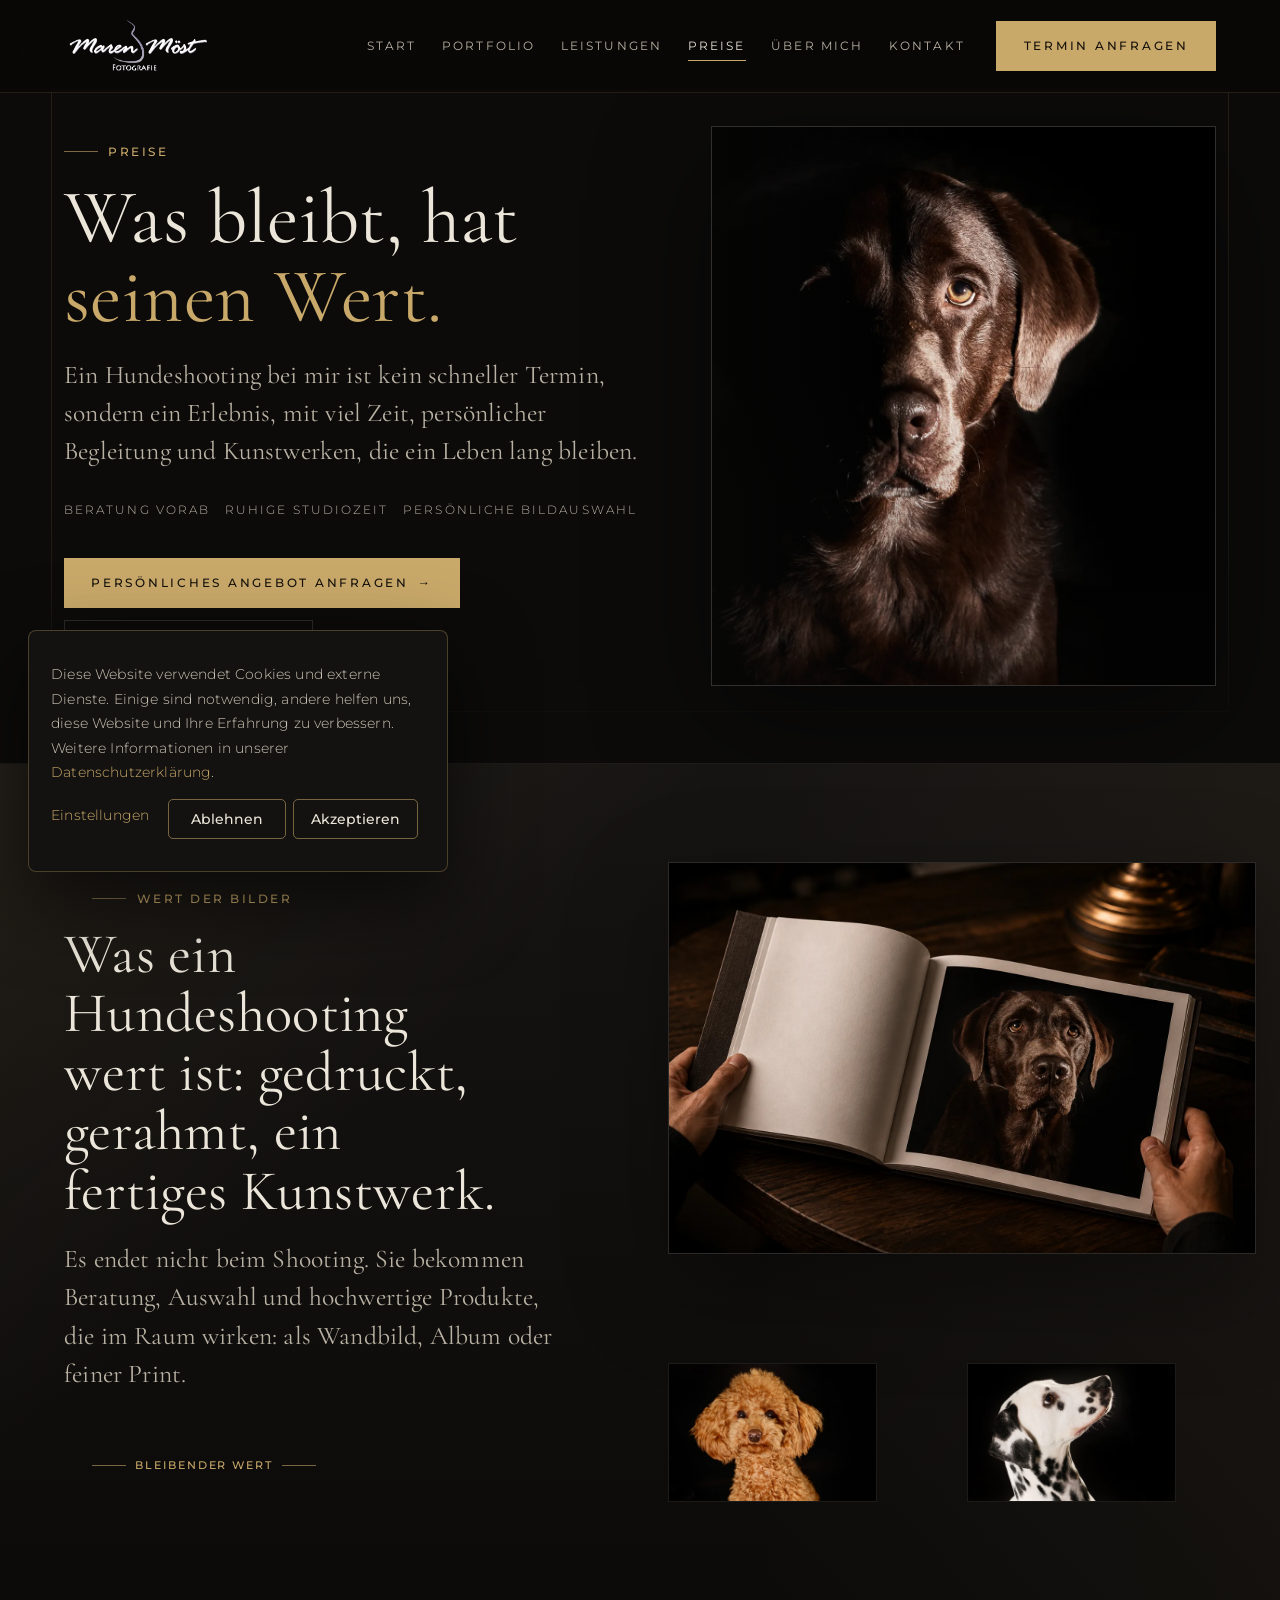
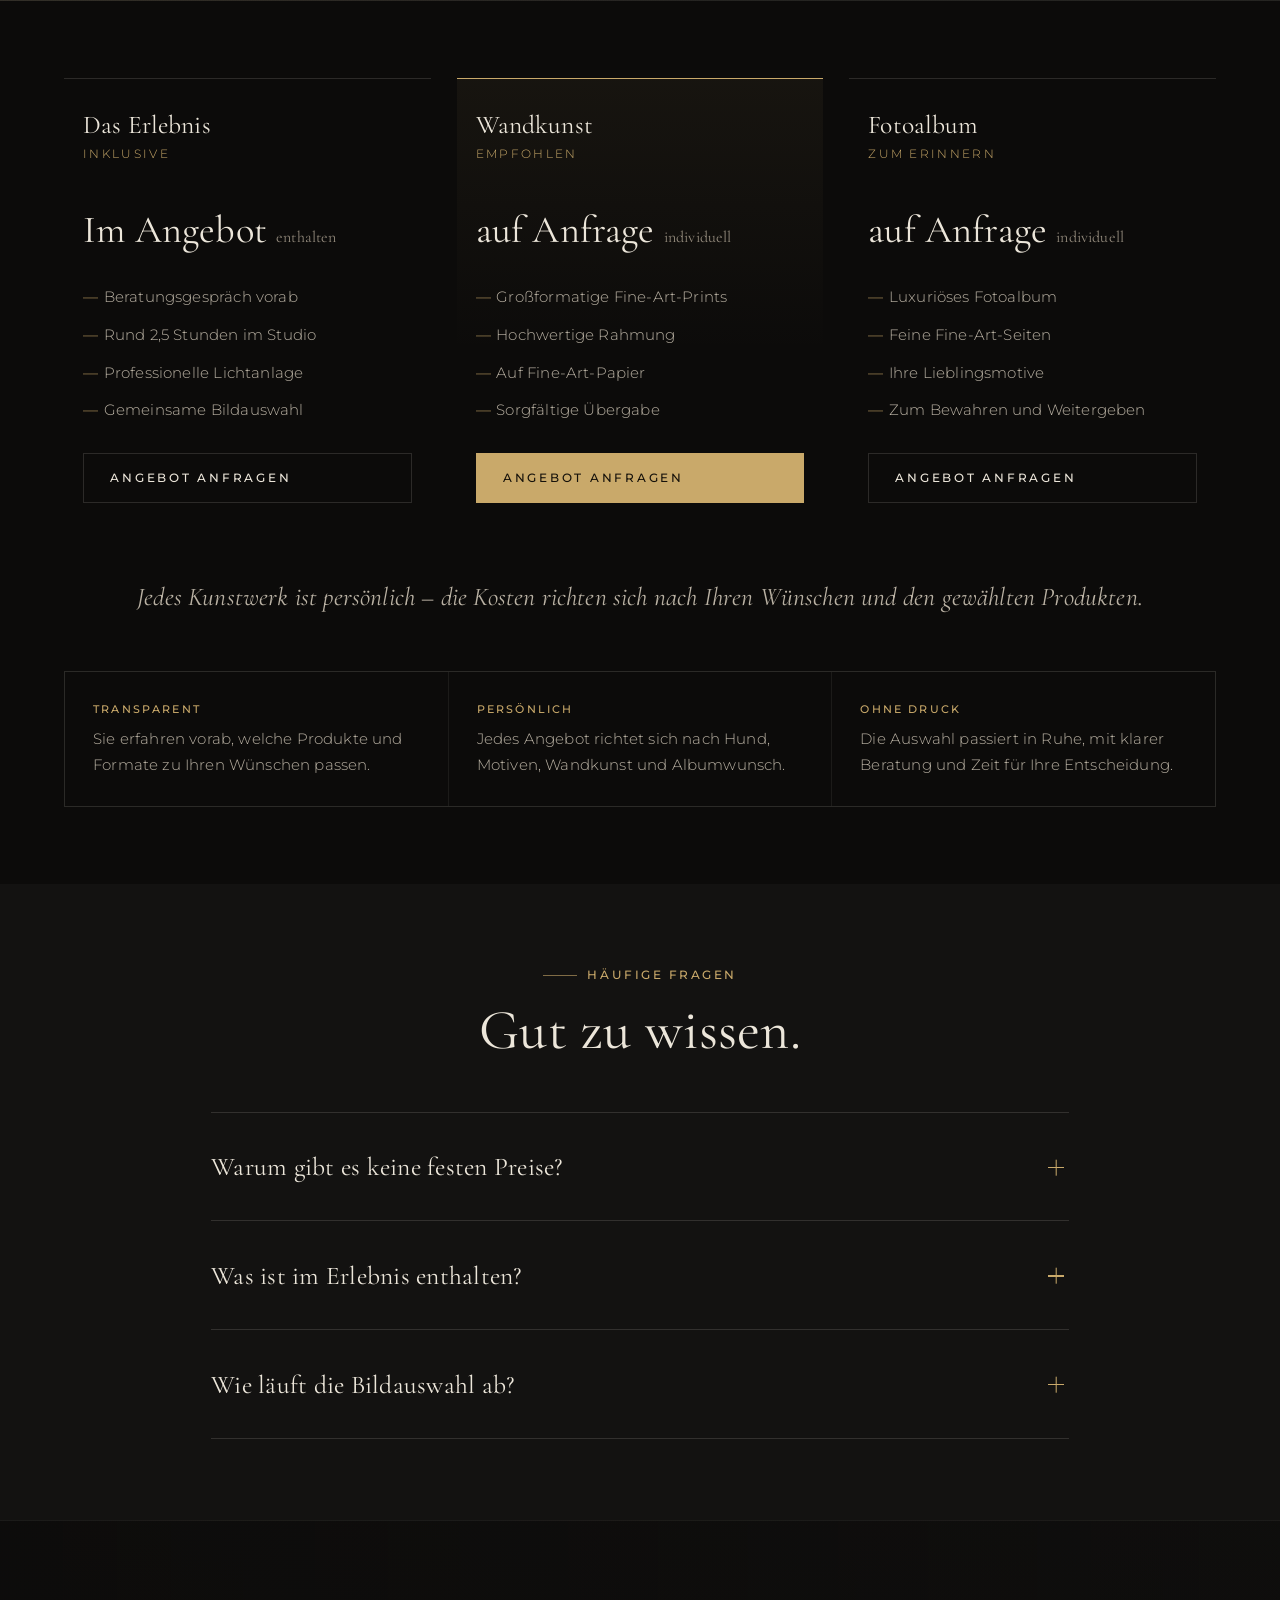
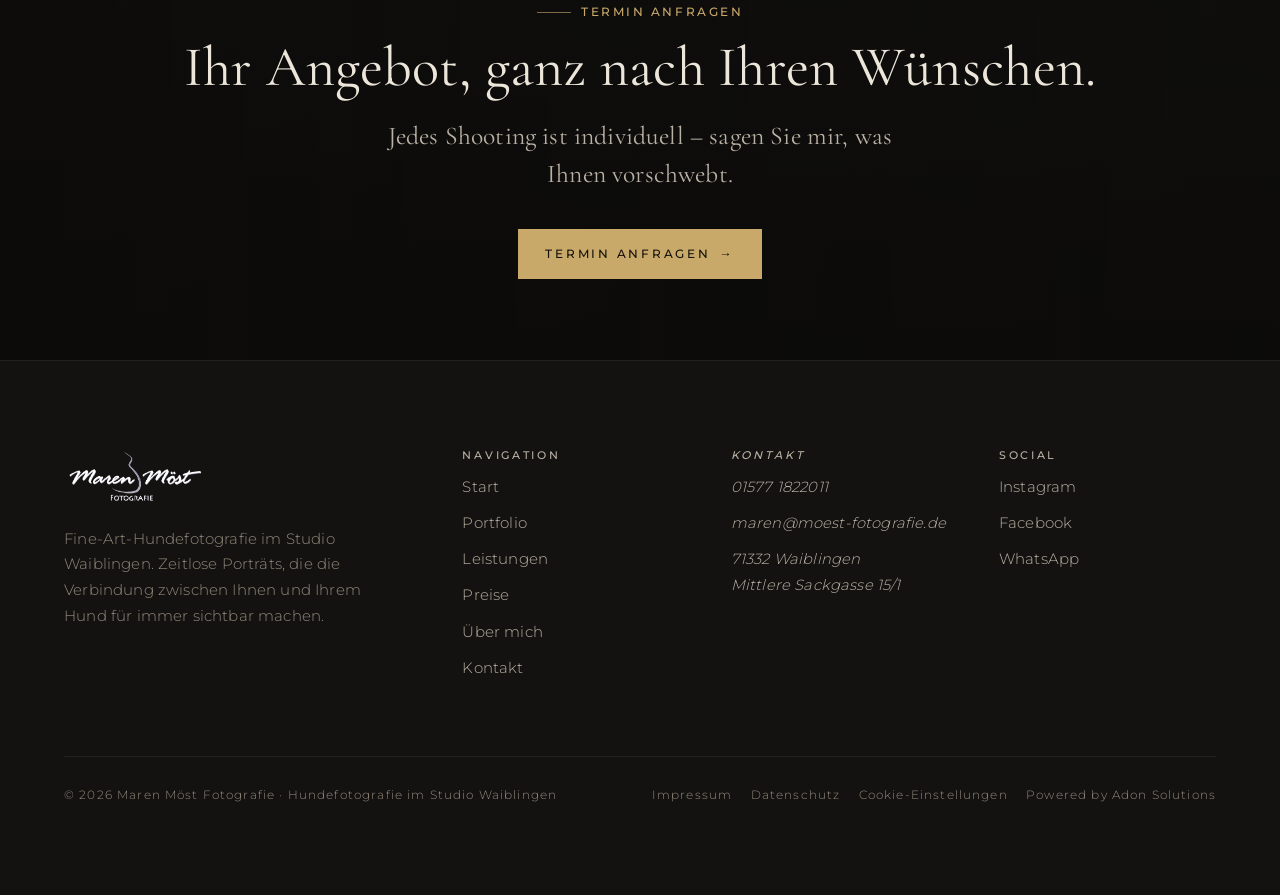
<file: preise.html>
<!DOCTYPE html>
<html lang="de">
<head>
<meta charset="UTF-8" />
<meta name="viewport" content="width=device-width, initial-scale=1" />
<script>if(location.hostname.indexOf("github.io")>-1){var m=document.createElement("meta");m.name="robots";m.content="noindex,nofollow";document.head.appendChild(m);}</script>
<script>document.documentElement.classList.add("js");</script>
<title>Preise &amp; Kosten · Hundefotografie Stuttgart &amp; Waiblingen · Maren Möst</title>
<meta name="description" content="Was kostet ein Hundeshooting? Fine-Art-Hundefotografie im Studio bei Stuttgart (Waiblingen): Preise individuell, Wandkunst, Prints &amp; Alben auf Anfrage." />
<link rel="canonical" href="https://www.moest-hundefotografie.de/preise.html" />
<meta property="og:type" content="website" />
<meta property="og:title" content="Preise &amp; Kosten · Hundefotografie Stuttgart &amp; Waiblingen · Maren Möst" />
<meta property="og:description" content="Ihr exklusives Fine-Art-Hundeshooting im Studio Waiblingen, ein Erlebnis mit Zeit, persönlicher Betreuung und hochwertigen Wandkunst-Produkten." />
<meta property="og:image" content="https://www.moest-hundefotografie.de/images/hero-banner.jpg" />
<meta property="og:url" content="https://www.moest-hundefotografie.de/preise.html" />
<link rel="icon" href="images/favicon.webp" />
<link rel="preload" href="fonts/cormorant-400.woff2" as="font" type="font/woff2" crossorigin />
<link rel="preload" href="fonts/montserrat-300.woff2" as="font" type="font/woff2" crossorigin />
<link rel="stylesheet" href="css/fonts.css" />
<link rel="stylesheet" href="css/styles.css" />
<link rel="stylesheet" href="css/klaro.css" media="print" onload="this.media='all'" />
<link rel="stylesheet" href="css/klaro-theme.css" media="print" onload="this.media='all'" />
<script type="application/ld+json">
[
  {
    "@context": "https://schema.org",
    "@type": "BreadcrumbList",
    "itemListElement": [
      {
        "@type": "ListItem",
        "position": 1,
        "name": "Start",
        "item": "https://www.moest-hundefotografie.de/"
      },
      {
        "@type": "ListItem",
        "position": 2,
        "name": "Preise",
        "item": "https://www.moest-hundefotografie.de/preise.html"
      }
    ]
  },
  {
    "@context": "https://schema.org",
    "@type": "FAQPage",
    "mainEntity": [
      {
        "@type": "Question",
        "name": "Warum gibt es keine festen Preise?",
        "acceptedAnswer": {
          "@type": "Answer",
          "text": "Weil jedes Shooting, jeder Hund und jeder Wunsch einzigartig ist. Gerne stelle ich Ihnen nach einem persönlichen Gespräch ein individuelles Angebot zusammen."
        }
      },
      {
        "@type": "Question",
        "name": "Was ist im Erlebnis enthalten?",
        "acceptedAnswer": {
          "@type": "Answer",
          "text": "Die Beratung vorab, rund 2,5 Stunden Studiozeit mit professionellem Licht und die gemeinsame Bildauswahl im Anschluss."
        }
      },
      {
        "@type": "Question",
        "name": "Wie läuft die Bildauswahl ab?",
        "acceptedAnswer": {
          "@type": "Answer",
          "text": "In Ruhe und gemeinsam. Sie wählen Ihre Lieblingsmotive, ich berate Sie zu Wandbildern, Prints und Alben."
        }
      }
    ]
  }
]
</script>
</head>
<body class="theme-noir">
  <header class="site-header" data-site-header>
    <a class="site-header__logo" href="index.html" aria-label="Maren Möst Hundefotografie, Startseite">
      <picture><source srcset="images/logo-weiss.webp" type="image/webp" /><img class="nav__brand-mark" src="images/logo-weiss.png" alt="Maren Möst Fotografie" width="392" height="146" /></picture>
    </a>
    <nav class="site-nav" aria-label="Hauptnavigation">
      <ul class="site-nav__list">
        <li class="site-nav__item"><a class="nav__link" href="index.html">Start</a></li>
        <li class="site-nav__item"><a class="nav__link" href="portfolio.html">Portfolio</a></li>
        <li class="site-nav__item"><a class="nav__link" href="leistungen.html">Leistungen</a></li>
        <li class="site-nav__item"><a class="nav__link is-active" href="preise.html" aria-current="page">Preise</a></li>
        <li class="site-nav__item"><a class="nav__link" href="ueber-mich.html">Über mich</a></li>
        <li class="site-nav__item"><a class="nav__link" href="kontakt.html">Kontakt</a></li>
      </ul>
      <a class="button button--primary site-nav__cta" href="kontakt.html#online-buchen">Termin anfragen</a>
    </nav>
    <button class="nav-toggle" type="button" data-nav-toggle aria-label="Menü öffnen" aria-expanded="false">
      <span class="nav-toggle__bar"></span><span class="nav-toggle__bar"></span><span class="nav-toggle__bar"></span>
    </button>
  </header>

  <nav class="nav-drawer" data-nav-drawer aria-label="Mobile Navigation">
      <a class="nav-drawer__link" href="index.html">Start</a>
      <a class="nav-drawer__link" href="portfolio.html">Portfolio</a>
      <a class="nav-drawer__link" href="leistungen.html">Leistungen</a>
      <a class="nav-drawer__link" href="preise.html">Preise</a>
      <a class="nav-drawer__link" href="ueber-mich.html">Über mich</a>
      <a class="nav-drawer__link" href="kontakt.html">Kontakt</a>
    <a class="button button--primary nav-drawer__cta" href="kontakt.html#online-buchen">Termin anfragen</a>
  </nav>

  <main class="page page--preise">
  <section id="hero" class="section section--page-hero page-hero" data-block="hero">
    <div class="shell">
      <div class="page-hero__content">
        <p class="label" data-reveal>Preise</p>
        <h1 class="page-hero__title" data-reveal data-reveal-delay="1">Was bleibt, hat <span class="accent">seinen Wert.</span></h1>
        <p class="page-hero__lead section-head__text" data-reveal data-reveal-delay="2">Ein Hundeshooting bei mir ist kein schneller Termin, sondern ein Erlebnis, mit viel Zeit, persönlicher Begleitung und Kunstwerken, die ein Leben lang bleiben.</p>
        <div class="page-hero__proof" data-reveal data-reveal-delay="3">
          <span>Beratung vorab</span>
          <span>Ruhige Studiozeit</span>
          <span>Persönliche Bildauswahl</span>
        </div>
        <div class="page-hero__actions" data-reveal data-reveal-delay="3">
          <a class="button button--primary" href="kontakt.html#online-buchen">Persönliches Angebot anfragen <span class="button__arrow" aria-hidden="true">→</span></a>
          <a class="button button--ghost" href="leistungen.html">Leistungen ansehen</a>
        </div>
      </div>
      <figure class="page-hero__visual" data-reveal data-reveal-delay="1">
        <picture><source srcset="images/dog-19.webp" type="image/webp" /><img fetchpriority="high" src="images/dog-19.jpg" alt="Dramatisches Fine-Art-Hundeporträt vor tiefem Schwarz, mit viel Raum" width="1800" height="1200" style="object-position:38% 42%" data-seo-primary /></picture>
      </figure>
    </div>
  </section>

  <section id="artwork-value" class="section lux-panel" data-block="artwork-value">
    <div class="shell lux-panel__grid">
      <div class="lux-panel__copy" data-reveal>
        <p class="label">Wert der Bilder</p>
        <h2 class="section-head__title">Was ein Hundeshooting wert ist: gedruckt, gerahmt, <span class="accent">ein fertiges Kunstwerk.</span></h2>
        <p class="section-head__text">Es endet nicht beim Shooting. Sie bekommen Beratung, Auswahl und hochwertige Produkte, die im Raum wirken: als Wandbild, Album oder feiner Print.</p>
        <span class="lux-panel__seal">Bleibender Wert</span>
      </div>
      <div class="lux-panel__media" data-reveal data-reveal-delay="1">
        <figure class="lux-panel__frame lux-panel__frame--wide" style="aspect-ratio:1.5000;overflow:hidden"><picture><source srcset="images/wandkunst-album.webp" type="image/webp" /><img loading="lazy" src="images/wandkunst-album.jpg" alt="Luxuriöses Fine-Art-Fotoalbum mit Hundeporträt, in den Händen gehalten" width="1536" height="1024" decoding="async" /></picture></figure>
        <div class="cinema-strip">
          <figure class="cinema-strip__item" style="aspect-ratio:1.5038;overflow:hidden"><picture><source srcset="images/dog-52.webp" type="image/webp" /><img loading="lazy" src="images/dog-52.jpg" alt="Hundeporträt als Fine-Art-Motiv" width="1800" height="1197" decoding="async" /></picture></figure>
          <figure class="cinema-strip__item" style="aspect-ratio:1.5038;overflow:hidden"><picture><source srcset="images/dog-56.webp" type="image/webp" /><img loading="lazy" src="images/dog-56.jpg" alt="Hundeporträt als Fine-Art-Motiv" width="1800" height="1197" decoding="async" /></picture></figure>
        </div>
      </div>
    </div>
  </section>

  <section id="prices" class="section section--prices section--tight" data-block="prices">
    <div class="shell">
      <div class="prices__grid" data-collection="prices">
        <article class="price-card" data-collection-item data-reveal>
          <h3 class="price-card__name">Das Erlebnis</h3>
          <p class="price-card__tag">Inklusive</p>
          <p class="price-card__price">Im Angebot <span>enthalten</span></p>
          <ul class="price-card__list">
            <li class="price-card__feature">Beratungsgespräch vorab</li>
            <li class="price-card__feature">Rund 2,5 Stunden im Studio</li>
            <li class="price-card__feature">Professionelle Lichtanlage</li>
            <li class="price-card__feature">Gemeinsame Bildauswahl</li>
          </ul>
          <a class="button button--ghost price-card__cta" href="kontakt.html#online-buchen">Angebot anfragen</a>
        </article>
        <article class="price-card price-card--featured" data-collection-item data-reveal>
          <h3 class="price-card__name">Wandkunst</h3>
          <p class="price-card__tag">Empfohlen</p>
          <p class="price-card__price">auf Anfrage <span>individuell</span></p>
          <ul class="price-card__list">
            <li class="price-card__feature">Großformatige Fine-Art-Prints</li>
            <li class="price-card__feature">Hochwertige Rahmung</li>
            <li class="price-card__feature">Auf Fine-Art-Papier</li>
            <li class="price-card__feature">Sorgfältige Übergabe</li>
          </ul>
          <a class="button button--primary price-card__cta" href="kontakt.html#online-buchen">Angebot anfragen</a>
        </article>
        <article class="price-card" data-collection-item data-reveal>
          <h3 class="price-card__name">Fotoalbum</h3>
          <p class="price-card__tag">Zum Erinnern</p>
          <p class="price-card__price">auf Anfrage <span>individuell</span></p>
          <ul class="price-card__list">
            <li class="price-card__feature">Luxuriöses Fotoalbum</li>
            <li class="price-card__feature">Feine Fine-Art-Seiten</li>
            <li class="price-card__feature">Ihre Lieblingsmotive</li>
            <li class="price-card__feature">Zum Bewahren und Weitergeben</li>
          </ul>
          <a class="button button--ghost price-card__cta" href="kontakt.html#online-buchen">Angebot anfragen</a>
        </article>
      </div>
      <p class="prices__note" data-reveal>Jedes Kunstwerk ist persönlich – die Kosten richten sich nach Ihren Wünschen und den gewählten Produkten.</p>
      <div class="trust-strip" data-reveal role="group" aria-label="Warum individuelle Preise">
        <div class="trust-strip__item">
          <span class="trust-strip__label">Transparent</span>
          <p class="trust-strip__text">Sie erfahren vorab, welche Produkte und Formate zu Ihren Wünschen passen.</p>
        </div>
        <div class="trust-strip__item">
          <span class="trust-strip__label">Persönlich</span>
          <p class="trust-strip__text">Jedes Angebot richtet sich nach Hund, Motiven, Wandkunst und Albumwunsch.</p>
        </div>
        <div class="trust-strip__item">
          <span class="trust-strip__label">Ohne Druck</span>
          <p class="trust-strip__text">Die Auswahl passiert in Ruhe, mit klarer Beratung und Zeit für Ihre Entscheidung.</p>
        </div>
      </div>
    </div>
  </section>

  <section id="faq" class="section section--faq section--soft" data-block="faq">
    <div class="shell">
      <div class="section__head section__head--center" data-reveal>
        <p class="label label--center">Häufige Fragen</p>
        <h2 class="section-head__title">Gut zu wissen.</h2>
      </div>
      <div class="faq__list" data-collection="faq">
        <div class="faq-item" data-faq-item data-reveal>
          <button class="faq-item__q" type="button" data-faq-q>Warum gibt es keine festen Preise?<span class="faq-item__icon" aria-hidden="true"></span></button>
          <div class="faq-item__a" data-faq-a><div class="faq-item__a-inner">Weil jedes Shooting, jeder Hund und jeder Wunsch einzigartig ist. Gerne stelle ich Ihnen nach einem persönlichen Gespräch ein individuelles Angebot zusammen.</div></div>
        </div>
        <div class="faq-item" data-faq-item data-reveal>
          <button class="faq-item__q" type="button" data-faq-q>Was ist im Erlebnis enthalten?<span class="faq-item__icon" aria-hidden="true"></span></button>
          <div class="faq-item__a" data-faq-a><div class="faq-item__a-inner">Die Beratung vorab, rund 2,5 Stunden Studiozeit mit professionellem Licht und die gemeinsame Bildauswahl im Anschluss.</div></div>
        </div>
        <div class="faq-item" data-faq-item data-reveal>
          <button class="faq-item__q" type="button" data-faq-q>Wie läuft die Bildauswahl ab?<span class="faq-item__icon" aria-hidden="true"></span></button>
          <div class="faq-item__a" data-faq-a><div class="faq-item__a-inner">In Ruhe und gemeinsam. Sie wählen Ihre Lieblingsmotive, ich berate Sie zu Wandbildern, Prints und Alben.</div></div>
        </div>
      </div>
    </div>
  </section>
  <section id="contact" class="section section--contact-cta" data-block="contact">
    <div class="shell" style="text-align:center" data-reveal>
      <p class="label label--center">Termin anfragen</p>
      <h2 class="section-head__title">Ihr Angebot, <span class="accent">ganz nach Ihren Wünschen.</span></h2>
      <p class="section-head__text" style="margin:1.2rem auto 0">Jedes Shooting ist individuell – sagen Sie mir, was Ihnen vorschwebt.</p>
      <p style="margin-top:2.2rem"><a class="button button--primary" href="kontakt.html#online-buchen">Termin anfragen <span class="button__arrow" aria-hidden="true">→</span></a></p>
    </div>
  </section>
  <div class="mobile-cta" data-mobile-cta aria-label="Schnellkontakt">
    <a class="mobile-cta__btn mobile-cta__btn--ghost" href="tel:+4915771822011">Anrufen</a>
    <a class="mobile-cta__btn mobile-cta__btn--primary" href="kontakt.html#online-buchen">Termin anfragen</a>
  </div>
  </main>
  <footer class="footer">
    <div class="shell">
      <div class="footer__grid">
        <div class="footer__brand">
          <picture><source srcset="images/logo-weiss.webp" type="image/webp" /><img class="footer__logo" src="images/logo-weiss.png" alt="Maren Möst Fotografie" width="392" height="146" /></picture>
          <p class="footer__tagline">Fine-Art-Hundefotografie im Studio Waiblingen. Zeitlose Porträts, die die Verbindung zwischen Ihnen und Ihrem Hund für immer sichtbar machen.</p>
        </div>
        <nav class="footer__col" aria-label="Footer-Navigation">
          <h2 class="footer__col-title">Navigation</h2>
          <a class="footer__link" href="index.html">Start</a>
          <a class="footer__link" href="portfolio.html">Portfolio</a>
          <a class="footer__link" href="leistungen.html">Leistungen</a>
          <a class="footer__link" href="preise.html">Preise</a>
          <a class="footer__link" href="ueber-mich.html">Über mich</a>
          <a class="footer__link" href="kontakt.html">Kontakt</a>
        </nav>
        <address class="footer__col">
          <h2 class="footer__col-title">Kontakt</h2>
          <a class="footer__link" href="tel:+4915771822011">01577 1822011</a>
          <a class="footer__link" href="mailto:maren@moest-fotografie.de">maren@moest-fotografie.de</a>
          <span class="footer__link">71332 Waiblingen<br />Mittlere Sackgasse 15/1</span>
        </address>
        <nav class="footer__col" aria-label="Social Media">
          <h2 class="footer__col-title">Social</h2>
          <a class="footer__link" href="https://www.instagram.com/moestfotografie/" target="_blank" rel="noopener noreferrer">Instagram</a>
          <a class="footer__link" href="https://www.facebook.com/moest.fotografie" target="_blank" rel="noopener noreferrer">Facebook</a>
          <a class="footer__link" href="https://wa.me/491772028979" target="_blank" rel="noopener noreferrer">WhatsApp</a>
        </nav>
      </div>
      <div class="footer__bottom">
        <span>© 2026 Maren Möst Fotografie · Hundefotografie im Studio Waiblingen</span>
        <div class="footer__legal">
          <a href="impressum.html">Impressum</a>
          <a href="datenschutz.html">Datenschutz</a>
          <a href="#" onclick="klaro.show(undefined,true);return false;">Cookie-Einstellungen</a>
          <a class="footer__credit" href="https://adonsolutions.de" target="_blank" rel="noopener">Powered by Adon Solutions</a>
        </div>
      </div>
    </div>
  </footer>

  <script src="js/reveal.js" defer></script>
  <script src="js/main.js" defer></script>
  <script defer src="js/klaro-config.js"></script>
  <script defer src="js/klaro.js" data-config="klaroConfig"></script>
</body>
</html>
</file>
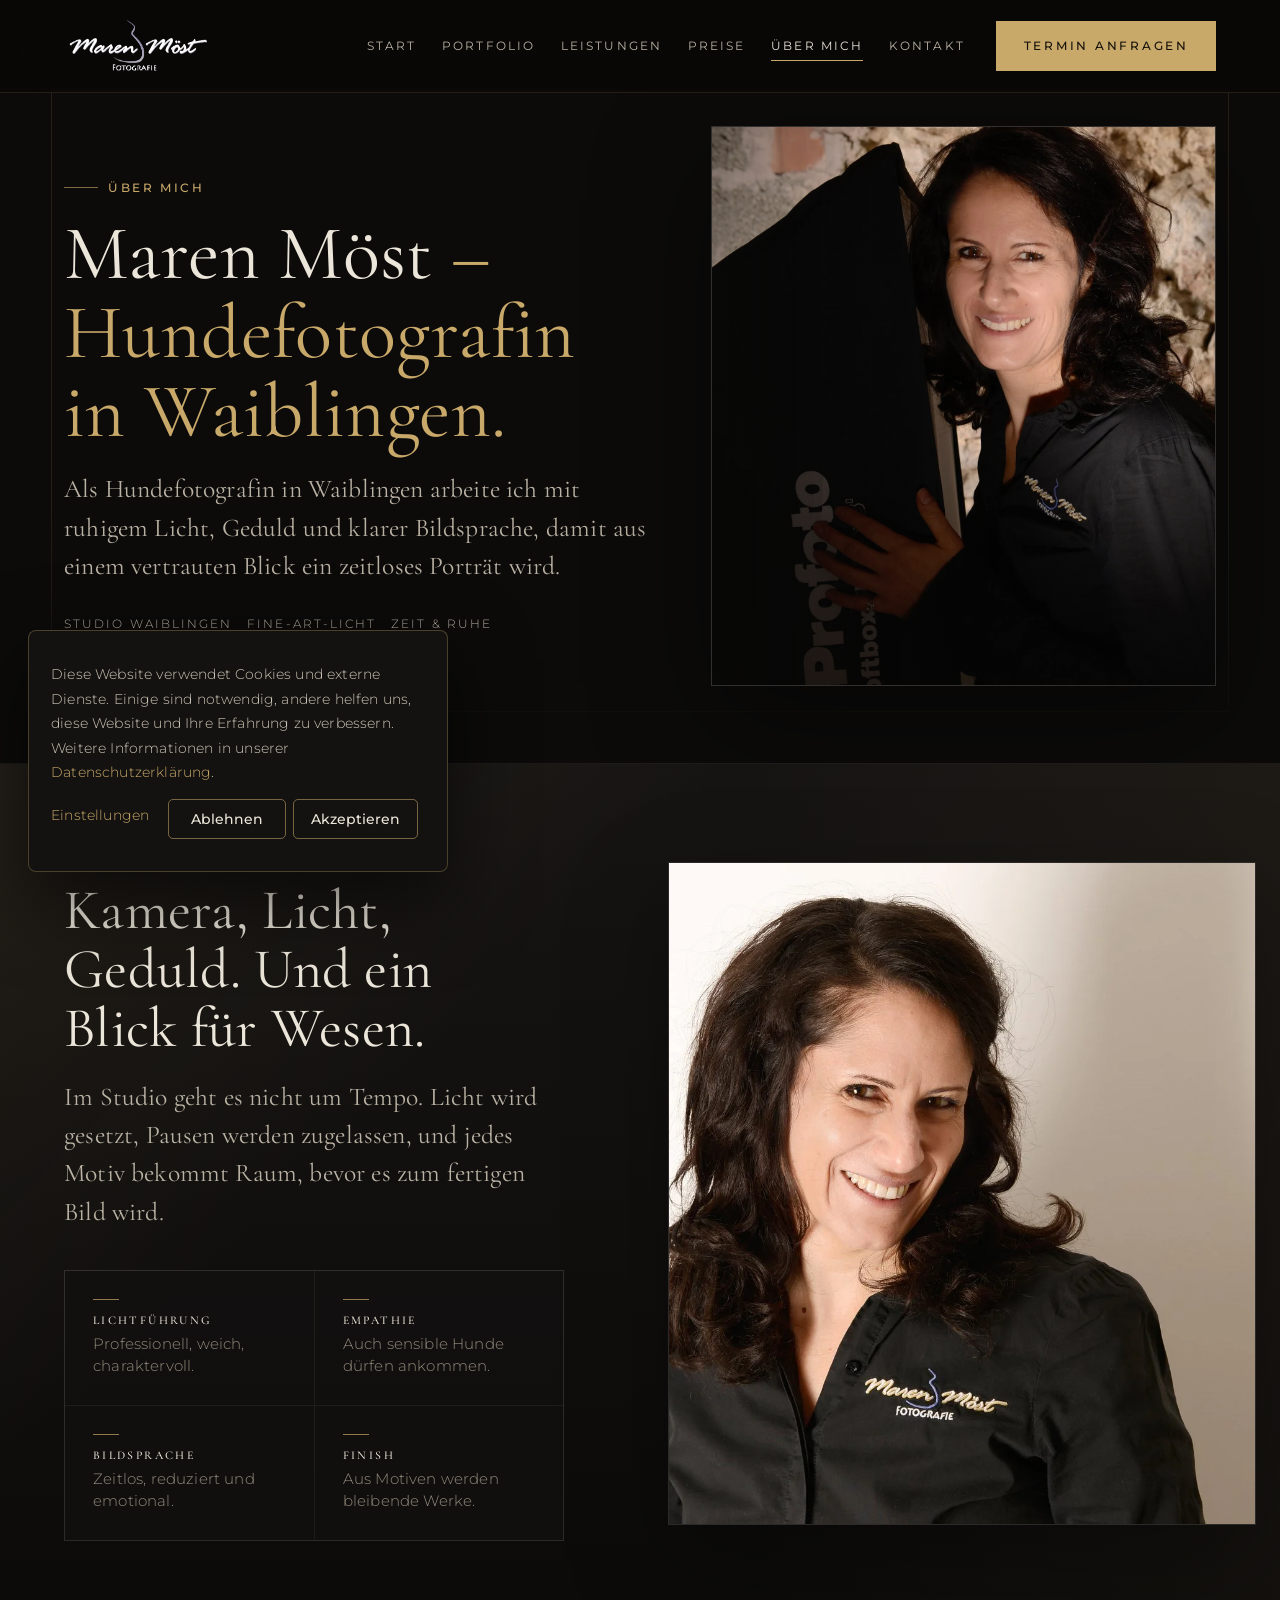
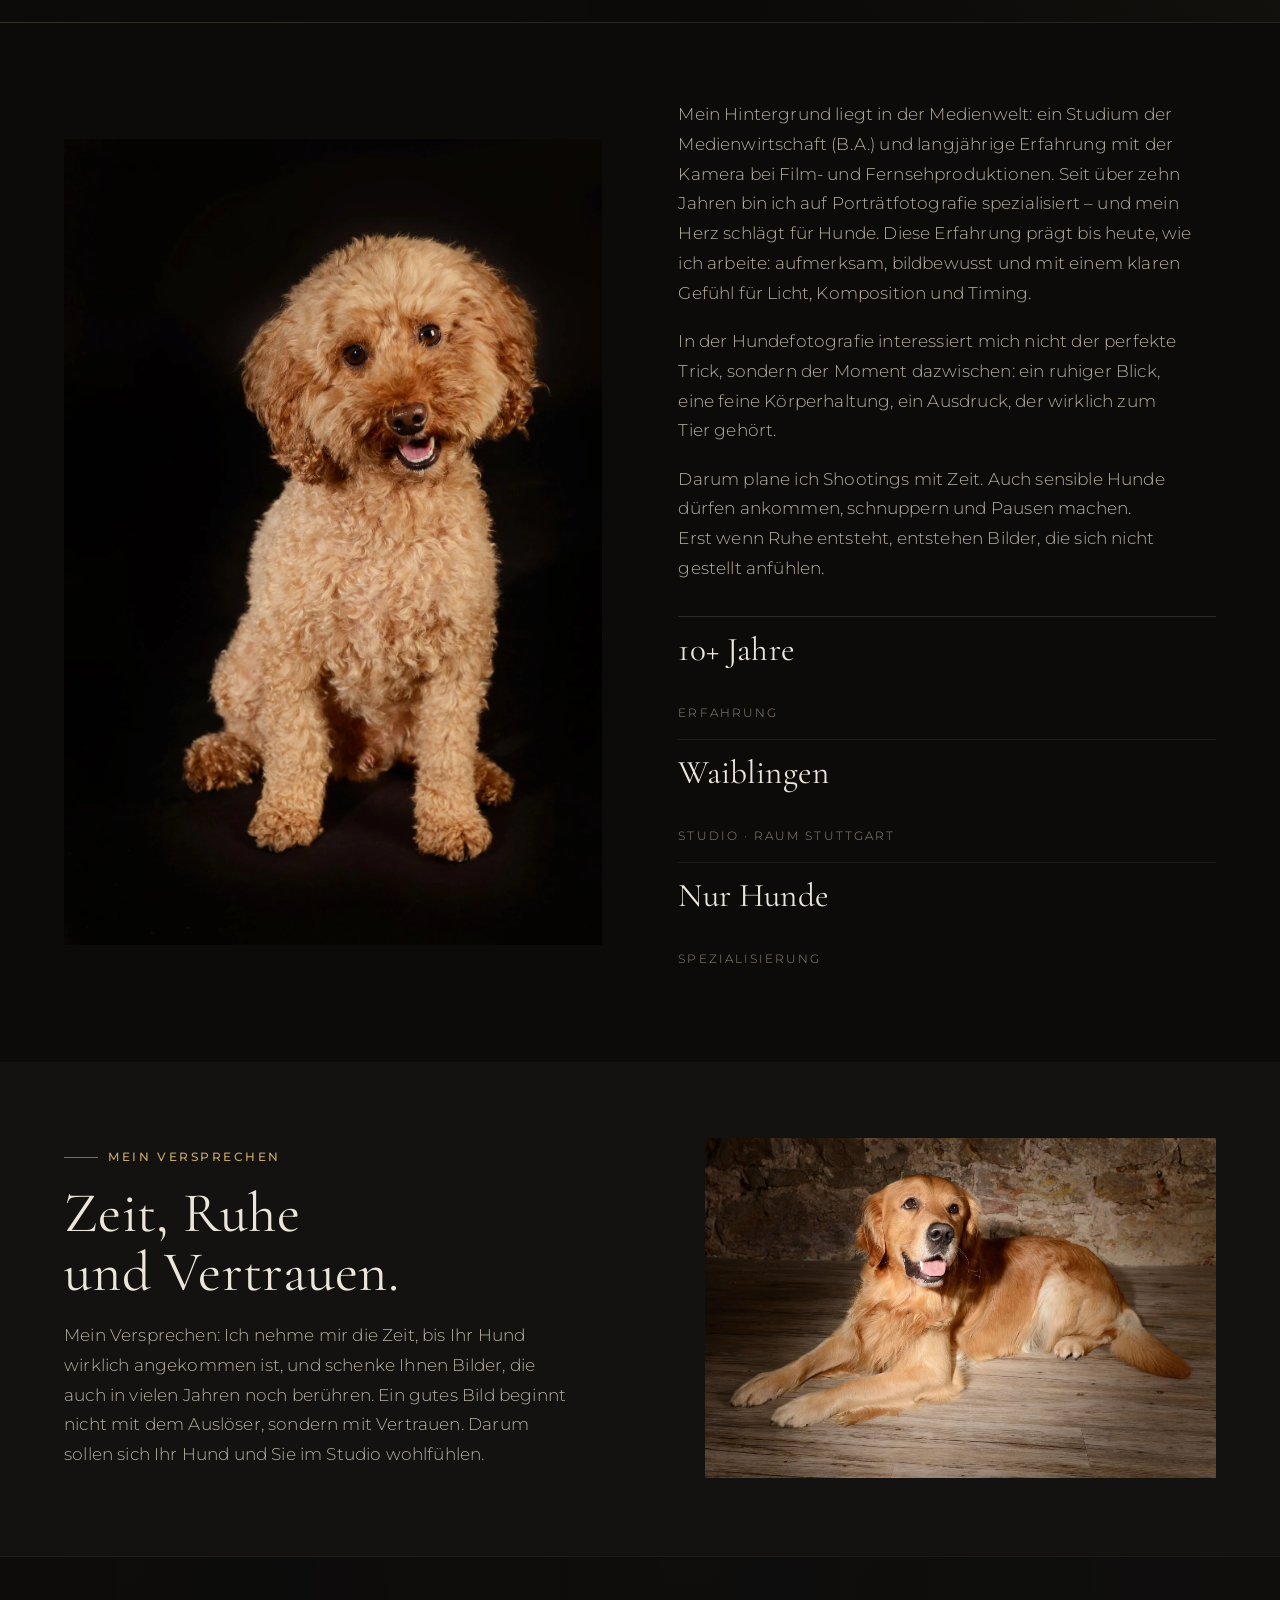
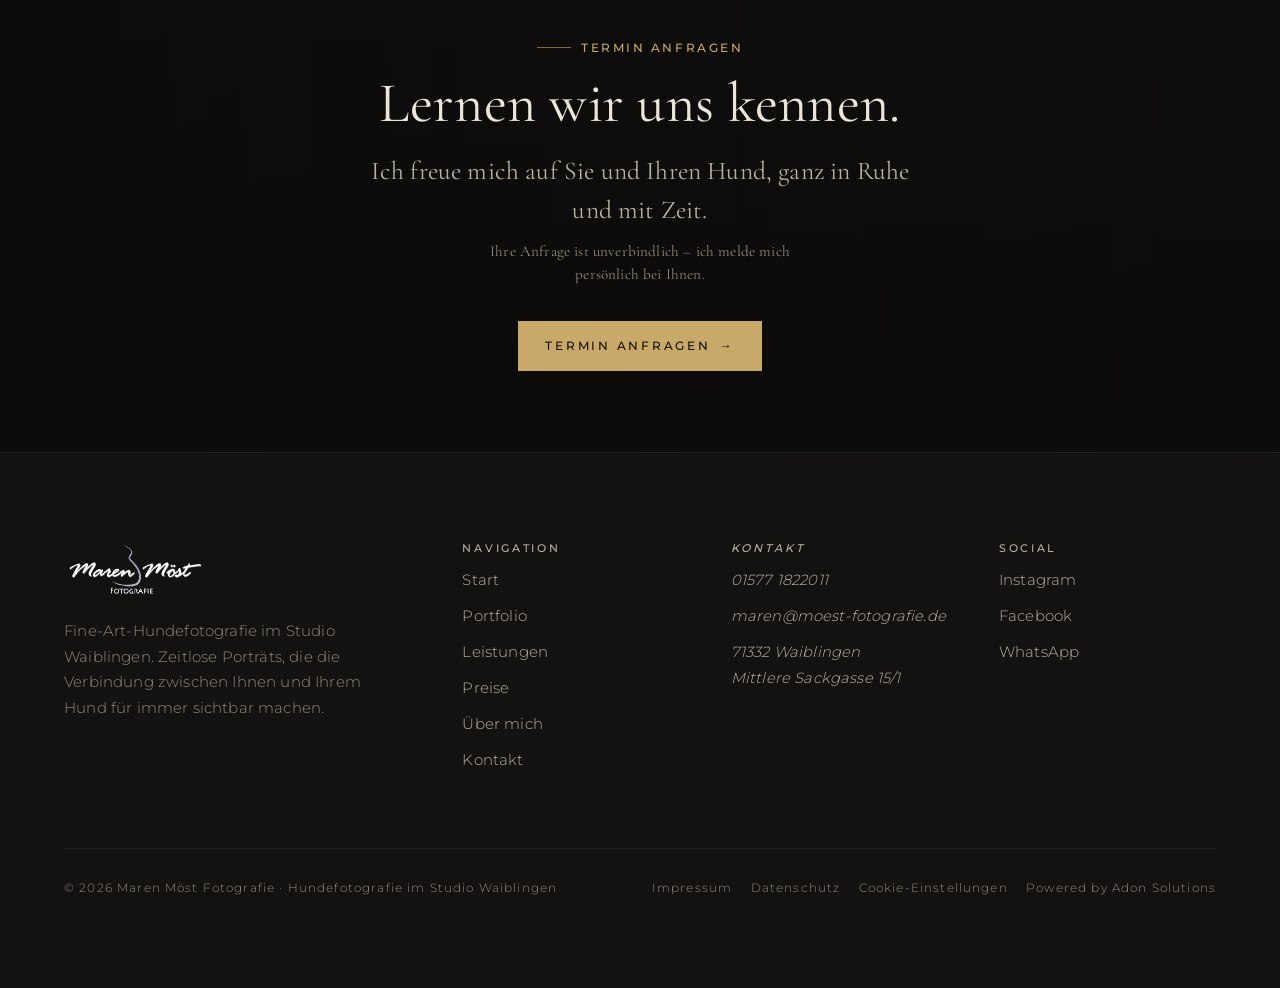
<file: ueber-mich.html>
<!DOCTYPE html>
<html lang="de">
<head>
<meta charset="UTF-8" />
<meta name="viewport" content="width=device-width, initial-scale=1" />
<script>if(location.hostname.indexOf("github.io")>-1){var m=document.createElement("meta");m.name="robots";m.content="noindex,nofollow";document.head.appendChild(m);}</script>
<script>document.documentElement.classList.add("js");</script>
<title>Über mich · Maren Möst, Hundefotografin Waiblingen/Stuttgart</title>
<meta name="description" content="Maren Möst, Hundefotografin in Waiblingen bei Stuttgart: ruhige Studioarbeit und ein feiner Blick für den Charakter Ihres Hundes. Jetzt Termin anfragen." />
<link rel="canonical" href="https://www.moest-hundefotografie.de/ueber-mich.html" />
<meta property="og:type" content="website" />
<meta property="og:title" content="Über mich · Maren Möst, Hundefotografin Waiblingen/Stuttgart" />
<meta property="og:description" content="Maren Möst, Hundefotografin in Waiblingen bei Stuttgart: ruhige Studioarbeit und ein feiner Blick für den Charakter Ihres Hundes. Jetzt Termin anfragen." />
<meta property="og:image" content="https://www.moest-hundefotografie.de/images/maren-real-softbox-web.jpg" />
<meta property="og:url" content="https://www.moest-hundefotografie.de/ueber-mich.html" />
<link rel="icon" href="images/favicon.webp" />
<link rel="preload" href="fonts/cormorant-400.woff2" as="font" type="font/woff2" crossorigin />
<link rel="preload" href="fonts/montserrat-300.woff2" as="font" type="font/woff2" crossorigin />
<link rel="stylesheet" href="css/fonts.css" />
<link rel="stylesheet" href="css/styles.css" />
<link rel="stylesheet" href="css/klaro.css" media="print" onload="this.media='all'" />
<link rel="stylesheet" href="css/klaro-theme.css" media="print" onload="this.media='all'" />
<script type="application/ld+json">
[
  {
    "@context": "https://schema.org",
    "@type": "BreadcrumbList",
    "itemListElement": [
      {
        "@type": "ListItem",
        "position": 1,
        "name": "Start",
        "item": "https://www.moest-hundefotografie.de/"
      },
      {
        "@type": "ListItem",
        "position": 2,
        "name": "Über mich",
        "item": "https://www.moest-hundefotografie.de/ueber-mich.html"
      }
    ]
  },
  {
    "@context": "https://schema.org",
    "@type": "Person",
    "@id": "https://www.moest-hundefotografie.de/#maren",
    "name": "Maren Möst",
    "jobTitle": "Hundefotografin",
    "worksFor": {
      "@id": "https://www.moest-hundefotografie.de/#studio"
    },
    "url": "https://www.moest-hundefotografie.de/ueber-mich.html",
    "image": "https://www.moest-hundefotografie.de/images/maren-real-softbox-web.jpg",
    "knowsAbout": [
      "Hundefotografie",
      "Fine-Art-Tierfotografie",
      "Studiofotografie",
      "Mensch-Hund-Porträts"
    ],
    "sameAs": [
      "https://www.instagram.com/moestfotografie/",
      "https://www.facebook.com/moest.fotografie"
    ]
  }
]
</script>
</head>
<body class="theme-noir">
  <header class="site-header" data-site-header>
    <a class="site-header__logo" href="index.html" aria-label="Maren Möst Hundefotografie, Startseite">
      <picture><source srcset="images/logo-weiss.webp" type="image/webp" /><img class="nav__brand-mark" src="images/logo-weiss.png" alt="Maren Möst Fotografie" width="392" height="146" /></picture>
    </a>
    <nav class="site-nav" aria-label="Hauptnavigation">
      <ul class="site-nav__list">
        <li class="site-nav__item"><a class="nav__link" href="index.html">Start</a></li>
        <li class="site-nav__item"><a class="nav__link" href="portfolio.html">Portfolio</a></li>
        <li class="site-nav__item"><a class="nav__link" href="leistungen.html">Leistungen</a></li>
        <li class="site-nav__item"><a class="nav__link" href="preise.html">Preise</a></li>
        <li class="site-nav__item"><a class="nav__link is-active" href="ueber-mich.html" aria-current="page">Über mich</a></li>
        <li class="site-nav__item"><a class="nav__link" href="kontakt.html">Kontakt</a></li>
      </ul>
      <a class="button button--primary site-nav__cta" href="kontakt.html#online-buchen">Termin anfragen</a>
    </nav>
    <button class="nav-toggle" type="button" data-nav-toggle aria-label="Menü öffnen" aria-expanded="false">
      <span class="nav-toggle__bar"></span><span class="nav-toggle__bar"></span><span class="nav-toggle__bar"></span>
    </button>
  </header>

  <nav class="nav-drawer" data-nav-drawer aria-label="Mobile Navigation">
      <a class="nav-drawer__link" href="index.html">Start</a>
      <a class="nav-drawer__link" href="portfolio.html">Portfolio</a>
      <a class="nav-drawer__link" href="leistungen.html">Leistungen</a>
      <a class="nav-drawer__link" href="preise.html">Preise</a>
      <a class="nav-drawer__link" href="ueber-mich.html">Über mich</a>
      <a class="nav-drawer__link" href="kontakt.html">Kontakt</a>
    <a class="button button--primary nav-drawer__cta" href="kontakt.html#online-buchen">Termin anfragen</a>
  </nav>

  <main class="page page--ueber">
  <section id="hero" class="section section--page-hero page-hero" data-block="hero">
    <div class="shell">
      <div class="page-hero__content">
        <p class="label" data-reveal>Über mich</p>
        <h1 class="page-hero__title" data-reveal data-reveal-delay="1">Maren Möst <span class="accent">– Hundefotografin in Waiblingen.</span></h1>
        <p class="page-hero__lead section-head__text" data-reveal data-reveal-delay="2">Als Hundefotografin in Waiblingen arbeite ich mit ruhigem Licht, Geduld und klarer Bildsprache, damit aus einem vertrauten Blick ein zeitloses Porträt wird.</p>
        <div class="page-hero__proof" data-reveal data-reveal-delay="3" aria-label="Arbeitsweise">
          <span>Studio Waiblingen</span>
          <span>Fine-Art-Licht</span>
          <span>Zeit &amp; Ruhe</span>
        </div>
      </div>
      <figure class="page-hero__visual" data-reveal data-reveal-delay="1">
        <picture><source srcset="images/maren-real-softbox-web.webp" type="image/webp" /><img fetchpriority="high" src="images/maren-real-softbox-web.jpg" alt="Maren Möst im Studio mit professioneller Softbox" width="1400" height="2105" style="object-position:47% 18%" data-seo-primary /></picture>
      </figure>
    </div>
  </section>

  <section id="studio-handwerk" class="section lux-panel" data-block="studio-handwerk">
    <div class="shell lux-panel__grid">
      <div class="lux-panel__copy" data-reveal>
        <p class="label">Handwerk</p>
        <h2 class="section-head__title">Kamera, Licht, Geduld. <span class="accent">Und ein Blick für Wesen.</span></h2>
        <p class="section-head__text">Im Studio geht es nicht um Tempo. Licht wird gesetzt, Pausen werden zugelassen, und jedes Motiv bekommt Raum, bevor es zum fertigen Bild wird.</p>
        <div class="lux-icon-grid" aria-label="Arbeitsweise">
          <div class="lux-icon-card"><span class="lux-icon lux-icon--light" aria-hidden="true"></span><div><h3 class="lux-icon-card__title">Lichtführung</h3><p class="lux-icon-card__text">Professionell, weich, charaktervoll.</p></div></div>
          <div class="lux-icon-card"><span class="lux-icon lux-icon--heart" aria-hidden="true"></span><div><h3 class="lux-icon-card__title">Empathie</h3><p class="lux-icon-card__text">Auch sensible Hunde dürfen ankommen.</p></div></div>
          <div class="lux-icon-card"><span class="lux-icon lux-icon--wall" aria-hidden="true"></span><div><h3 class="lux-icon-card__title">Bildsprache</h3><p class="lux-icon-card__text">Zeitlos, reduziert und emotional.</p></div></div>
          <div class="lux-icon-card"><span class="lux-icon lux-icon--album" aria-hidden="true"></span><div><h3 class="lux-icon-card__title">Finish</h3><p class="lux-icon-card__text">Aus Motiven werden bleibende Werke.</p></div></div>
        </div>
      </div>
      <div class="lux-panel__media" data-reveal data-reveal-delay="1">
        <figure class="lux-panel__frame lux-panel__frame--wide" style="aspect-ratio:16/10">
          <picture><source srcset="images/maren-real-portrait-web.webp" type="image/webp" /><img loading="lazy" src="images/maren-real-portrait-web.jpg" alt="Maren Möst bei der Arbeit im Studio Waiblingen" width="1600" height="1064" decoding="async" style="object-fit:cover;object-position:42% 34%" /></picture>
        </figure>
      </div>
    </div>
  </section>

  <section id="intro" class="section section--intro section--tight" data-block="intro">
    <div class="shell split">
      <figure class="figure media media--zoom" data-reveal style="aspect-ratio:2/3;overflow:hidden"><picture><source srcset="images/dog-12.webp" type="image/webp" /><img loading="lazy" class="media__img" src="images/dog-12.jpg" alt="Fine-Art-Hundeporträt aus dem Studio Waiblingen" width="1333" height="2000" decoding="async" /></picture></figure>
      <div data-reveal data-reveal-delay="1">
        <p>Mein Hintergrund liegt in der Medienwelt: ein Studium der Medienwirtschaft (B.A.) und langjährige Erfahrung mit der Kamera bei Film- und Fernsehproduktionen. Seit über zehn Jahren bin ich auf Porträtfotografie spezialisiert – und mein Herz schlägt für Hunde. Diese Erfahrung prägt bis heute, wie ich arbeite: aufmerksam, bildbewusst und mit einem klaren Gefühl für Licht, Komposition und Timing.</p>
        <p>In der Hundefotografie interessiert mich nicht der perfekte Trick, sondern der Moment dazwischen: ein ruhiger Blick, eine feine Körperhaltung, ein Ausdruck, der wirklich zum Tier gehört.</p>
        <p>Darum plane ich Shootings mit Zeit. Auch sensible Hunde dürfen ankommen, schnuppern und Pausen machen. Erst wenn Ruhe entsteht, entstehen Bilder, die sich nicht gestellt anfühlen.</p>
        <div class="stats">
          <div class="stat"><p class="stat__num">10+ Jahre</p><p class="stat__label">Erfahrung</p></div>
          <div class="stat"><p class="stat__num">Waiblingen</p><p class="stat__label">Studio · Raum Stuttgart</p></div>
          <div class="stat"><p class="stat__num">Nur Hunde</p><p class="stat__label">Spezialisierung</p></div>
        </div>
      </div>
    </div>
  </section>

  <section id="testimonials" class="section section--ueber-feature section--soft section--tight" data-block="testimonials">
    <div class="shell split split--narrow">
      <div data-reveal>
        <p class="label">Mein Versprechen</p>
        <h2 class="section-head__title">Zeit, Ruhe <span class="accent">und Vertrauen.</span></h2>
        <p class="split__measure" style="margin-top:1.2rem">Mein Versprechen: Ich nehme mir die Zeit, bis Ihr Hund wirklich angekommen ist, und schenke Ihnen Bilder, die auch in vielen Jahren noch berühren. Ein gutes Bild beginnt nicht mit dem Auslöser, sondern mit Vertrauen. Darum sollen sich Ihr Hund und Sie im Studio wohlfühlen.</p>
      </div>
      <figure class="figure media media--zoom" data-reveal data-reveal-delay="1" style="aspect-ratio:1.5000;overflow:hidden"><picture><source srcset="images/dog-25.webp" type="image/webp" /><img loading="lazy" class="media__img" src="images/dog-25.jpg" alt="Hund im warmen Studiolicht als Fine-Art-Porträt" width="1800" height="1200" decoding="async" /></picture></figure>
    </div>
  </section>

  <section id="contact" class="section section--contact-cta" data-block="contact">
    <div class="shell" style="text-align:center" data-reveal>
      <p class="label label--center">Termin anfragen</p>
      <h2 class="section-head__title">Lernen wir uns <span class="accent">kennen.</span></h2>
      <p class="section-head__text" style="margin:1.2rem auto 0">Ich freue mich auf Sie und Ihren Hund, ganz in Ruhe und mit Zeit.</p>
      <p class="section-head__text" style="margin:.7rem auto 0;font-size:.95rem;color:var(--color-muted)">Ihre Anfrage ist unverbindlich – ich melde mich persönlich bei Ihnen.</p>
      <p style="margin-top:2.2rem"><a class="button button--primary" href="kontakt.html#online-buchen">Termin anfragen <span class="button__arrow" aria-hidden="true">→</span></a></p>
    </div>
  </section>
  <div class="mobile-cta" data-mobile-cta aria-label="Schnellkontakt">
    <a class="mobile-cta__btn mobile-cta__btn--ghost" href="tel:+4915771822011">Anrufen</a>
    <a class="mobile-cta__btn mobile-cta__btn--primary" href="kontakt.html#online-buchen">Termin anfragen</a>
  </div>
  </main>
  <footer class="footer">
    <div class="shell">
      <div class="footer__grid">
        <div class="footer__brand">
          <picture><source srcset="images/logo-weiss.webp" type="image/webp" /><img class="footer__logo" src="images/logo-weiss.png" alt="Maren Möst Fotografie" width="392" height="146" /></picture>
          <p class="footer__tagline">Fine-Art-Hundefotografie im Studio Waiblingen. Zeitlose Porträts, die die Verbindung zwischen Ihnen und Ihrem Hund für immer sichtbar machen.</p>
        </div>
        <nav class="footer__col" aria-label="Footer-Navigation">
          <h2 class="footer__col-title">Navigation</h2>
          <a class="footer__link" href="index.html">Start</a>
          <a class="footer__link" href="portfolio.html">Portfolio</a>
          <a class="footer__link" href="leistungen.html">Leistungen</a>
          <a class="footer__link" href="preise.html">Preise</a>
          <a class="footer__link" href="ueber-mich.html">Über mich</a>
          <a class="footer__link" href="kontakt.html">Kontakt</a>
        </nav>
        <address class="footer__col">
          <h2 class="footer__col-title">Kontakt</h2>
          <a class="footer__link" href="tel:+4915771822011">01577 1822011</a>
          <a class="footer__link" href="mailto:maren@moest-fotografie.de">maren@moest-fotografie.de</a>
          <span class="footer__link">71332 Waiblingen<br />Mittlere Sackgasse 15/1</span>
        </address>
        <nav class="footer__col" aria-label="Social Media">
          <h2 class="footer__col-title">Social</h2>
          <a class="footer__link" href="https://www.instagram.com/moestfotografie/" target="_blank" rel="noopener noreferrer">Instagram</a>
          <a class="footer__link" href="https://www.facebook.com/moest.fotografie" target="_blank" rel="noopener noreferrer">Facebook</a>
          <a class="footer__link" href="https://wa.me/491772028979" target="_blank" rel="noopener noreferrer">WhatsApp</a>
        </nav>
      </div>
      <div class="footer__bottom">
        <span>© 2026 Maren Möst Fotografie · Hundefotografie im Studio Waiblingen</span>
        <div class="footer__legal">
          <a href="impressum.html">Impressum</a>
          <a href="datenschutz.html">Datenschutz</a>
          <a href="#" onclick="klaro.show(undefined,true);return false;">Cookie-Einstellungen</a>
          <a class="footer__credit" href="https://adonsolutions.de" target="_blank" rel="noopener">Powered by Adon Solutions</a>
        </div>
      </div>
    </div>
  </footer>

  <script src="js/reveal.js" defer></script>
  <script src="js/main.js" defer></script>
  <script defer src="js/klaro-config.js"></script>
  <script defer src="js/klaro.js" data-config="klaroConfig"></script>
</body>
</html>
</file>
<file: css/fonts.css>
/* Self-hosted fonts — de-embedded from base64, Latin subset, font-display:swap.
   Faces kept (rendered, audited): Cormorant 400/500 + 400i, Montserrat 300/400/500.
   Dropped (unused): Pinyon Script, Cormorant 600, Cormorant 500-italic. */
@font-face{
  font-family:'Cormorant Garamond';
  font-style:italic;
  font-weight:400;
  font-display:swap;
  src:url('../fonts/cormorant-400-italic.woff2') format('woff2');
  unicode-range:U+0000-00FF, U+0131, U+0152-0153, U+02BB-02BC, U+02C6, U+02DA, U+02DC, U+0304, U+0308, U+0329, U+2000-206F, U+20AC, U+2122, U+2191, U+2193, U+2212, U+2215, U+FEFF, U+FFFD;
}
@font-face{
  font-family:'Cormorant Garamond';
  font-style:normal;
  font-weight:400;
  font-display:swap;
  src:url('../fonts/cormorant-400.woff2') format('woff2');
  unicode-range:U+0000-00FF, U+0131, U+0152-0153, U+02BB-02BC, U+02C6, U+02DA, U+02DC, U+0304, U+0308, U+0329, U+2000-206F, U+20AC, U+2122, U+2191, U+2193, U+2212, U+2215, U+FEFF, U+FFFD;
}
@font-face{
  font-family:'Cormorant Garamond';
  font-style:normal;
  font-weight:500;
  font-display:swap;
  src:url('../fonts/cormorant-500.woff2') format('woff2');
  unicode-range:U+0000-00FF, U+0131, U+0152-0153, U+02BB-02BC, U+02C6, U+02DA, U+02DC, U+0304, U+0308, U+0329, U+2000-206F, U+20AC, U+2122, U+2191, U+2193, U+2212, U+2215, U+FEFF, U+FFFD;
}
@font-face{
  font-family:'Montserrat';
  font-style:normal;
  font-weight:300;
  font-display:swap;
  src:url('../fonts/montserrat-300.woff2') format('woff2');
  unicode-range:U+0000-00FF, U+0131, U+0152-0153, U+02BB-02BC, U+02C6, U+02DA, U+02DC, U+0304, U+0308, U+0329, U+2000-206F, U+20AC, U+2122, U+2191, U+2193, U+2212, U+2215, U+FEFF, U+FFFD;
}
@font-face{
  font-family:'Montserrat';
  font-style:normal;
  font-weight:400;
  font-display:swap;
  src:url('../fonts/montserrat-400.woff2') format('woff2');
  unicode-range:U+0000-00FF, U+0131, U+0152-0153, U+02BB-02BC, U+02C6, U+02DA, U+02DC, U+0304, U+0308, U+0329, U+2000-206F, U+20AC, U+2122, U+2191, U+2193, U+2212, U+2215, U+FEFF, U+FFFD;
}
@font-face{
  font-family:'Montserrat';
  font-style:normal;
  font-weight:500;
  font-display:swap;
  src:url('../fonts/montserrat-500.woff2') format('woff2');
  unicode-range:U+0000-00FF, U+0131, U+0152-0153, U+02BB-02BC, U+02C6, U+02DA, U+02DC, U+0304, U+0308, U+0329, U+2000-206F, U+20AC, U+2122, U+2191, U+2193, U+2212, U+2215, U+FEFF, U+FFFD;
}
</file>
<file: css/styles.css>
/* =====================================================================
   Maren Möst · Hundefotografie — Fine-Art (Noir) Theme
   Static HTML + CSS + vanilla JS. CMS-ready (selector contract).
   ── Design tokens
   ── Reset & base
   ── Typography
   ── Layout: shell, section
   ── Components: buttons, label, media, accent
   ── Header / nav / burger
   ── Footer
   ── Sections: hero, intro, services, portfolio, prices, faq,
                testimonials, contact, page-hero
   ── Blog
   ── Animations (reveal)
   ── Responsive (mobile-first)
   ===================================================================== */

/* ── Design tokens ─────────────────────────────────────────────── */
:root{
  --color-bg:        #0c0b0a;
  --color-bg-soft:   #131211;
  --color-surface:   #181614;
  --color-ink:       #ece6da;
  --color-ink-soft:  #b9b1a3;
  --color-muted:     #938a7c;
  --color-line:      rgba(236,230,218,.14);
  --color-line-soft: rgba(236,230,218,.07);
  --color-accent:    #c9a96a;   /* champagne gold */
  --color-accent-strong:#e0c489;
  --color-on-accent: #15110a;

  --font-display: "Cormorant Garamond", Georgia, "Times New Roman", serif;
  --font-ui:      "Montserrat", "Helvetica Neue", Arial, sans-serif;
  --font-script:  "Pinyon Script", "Cormorant Garamond", cursive;

  --shell-max: 1280px;
  --shell-pad: clamp(20px, 5vw, 84px);
  --section-y: clamp(64px, 9vh, 132px);

  --ease: cubic-bezier(.22,.61,.36,1);
  --ease-soft: cubic-bezier(.16,1,.3,1);
}

/* ── Reset & base ──────────────────────────────────────────────── */
*{ box-sizing:border-box; }
html{ -webkit-text-size-adjust:100%; scroll-behavior:smooth; }
body{
  margin:0;
  background:var(--color-bg);
  color:var(--color-ink);
  font-family:var(--font-ui);
  font-weight:300;
  font-size:16px;
  line-height:1.75;
  letter-spacing:.01em;
  -webkit-font-smoothing:antialiased;
  text-rendering:optimizeLegibility;
  overflow-x:hidden;
}
img{ display:block; max-width:100%; }
a{ color:inherit; text-decoration:none; }
button{ font-family:inherit; cursor:pointer; }
ul{ margin:0; padding:0; list-style:none; }
a:focus-visible,
button:focus-visible,
input:focus-visible,
textarea:focus-visible{
  outline:2px solid var(--color-accent);
  outline-offset:4px;
}
.sr-only{ position:absolute; width:1px; height:1px; padding:0; margin:-1px; overflow:hidden; clip:rect(0,0,0,0); white-space:nowrap; border:0; }
.skip-link{ position:fixed; left:50%; top:0; transform:translate(-50%,-130%); z-index:200; background:var(--color-accent); color:#15110a; padding:.7em 1.4em; font-family:var(--font-ui); font-size:.82rem; letter-spacing:.08em; border-radius:0 0 4px 4px; transition:transform .2s var(--ease); }
.skip-link:focus{ transform:translate(-50%,0); outline:2px solid #15110a; outline-offset:-4px; }
.contact-cta__social{ margin:1.4rem 0 0; }
/* Mobile sticky quick-contact bar — appears on scroll (below hero), z-index under header+Klaro */
.mobile-cta{ display:none; }
@media (max-width:760px){
  .mobile-cta{ display:flex; gap:10px; position:fixed; left:0; right:0; bottom:0; z-index:55; padding:10px 14px; padding-bottom:calc(10px + env(safe-area-inset-bottom)); background:rgba(12,11,10,.94); -webkit-backdrop-filter:blur(8px); backdrop-filter:blur(8px); border-top:1px solid var(--color-line); transform:translateY(115%); transition:transform .35s var(--ease); }
  .mobile-cta.is-visible{ transform:translateY(0); }
  .mobile-cta__btn{ flex:1; text-align:center; padding:.95em 1em; font-family:var(--font-ui); font-size:.78rem; font-weight:500; letter-spacing:.12em; text-transform:uppercase; border-radius:2px; }
  .mobile-cta__btn--primary{ background:var(--color-accent); color:#15110a; }
  .mobile-cta__btn--ghost{ border:1px solid rgba(201,169,106,.5); color:var(--color-ink); }
}

/* ── Typography ────────────────────────────────────────────────── */
h1,h2,h3{ font-family:var(--font-display); font-weight:400; line-height:1.05; letter-spacing:.005em; margin:0; text-wrap:balance; }
p{ margin:0 0 1.1em; color:var(--color-ink-soft); text-wrap:pretty; }
p:last-child{ margin-bottom:0; }
.accent{ color:var(--color-accent); }
/* Ration the gold accent: it stays the per-page HERO moment; in-page section heads go solid ink */
.section-head__title .accent{ color:inherit; }
/* Kill single-word last lines in body leads */
.section-head__text,.hero__lead,.page-hero__lead{ text-wrap:pretty; }

.section-head__title{
  font-family:var(--font-display);
  font-weight:400;
  font-size:clamp(2.1rem, 4.4vw, 3.7rem);
  line-height:1.05;
}
.section-head__text{
  font-family:var(--font-display);
  font-size:clamp(1.2rem, 2vw, 1.6rem);
  line-height:1.5;
  color:var(--color-ink-soft);
  max-width:52ch;
}
.label{
  display:flex; align-items:center; gap:.9em;
  margin:0 0 1.4em;
  font-family:var(--font-ui);
  font-size:.72rem; font-weight:500; letter-spacing:.22em; text-transform:uppercase;
  color:var(--color-accent);
}
.label::before{ content:""; width:34px; height:1px; background:var(--color-accent); opacity:.6; }
.label--center{ justify-content:center; }

/* ── Layout: shell, section ────────────────────────────────────── */
.shell{ max-width:var(--shell-max); margin:0 auto; padding-inline:var(--shell-pad); }
.section{ padding-block:var(--section-y); }
.section--soft{ background:var(--color-bg-soft); }
.section--contact-cta{
  border-top:1px solid var(--color-line-soft);
  background:
    linear-gradient(90deg, rgba(12,11,10,.82), rgba(12,11,10,.54)),
    linear-gradient(180deg, rgba(19,18,17,.9), var(--color-bg));
}
.section--contact-cta .section-head__text{ max-width:48ch; }
/* About-Teaser: Folgeabsatz steht direkt unter der H2 (p hat margin-top:0) — Rhythmus herstellen */
.section--about-teaser .section-head__title{ margin-bottom:clamp(1rem,1.6vw,1.4rem); }
.section--tight{ padding-block:clamp(42px,6vw,84px); }
.page-hero + .section--tight{ padding-top:clamp(34px,4.6vw,74px); }
.section__head{ margin-bottom:clamp(34px,4vw,60px); }
.section__head--center{ text-align:center; }
.section__head--center .label{ justify-content:center; }
.section__head--center .section-head__text{ margin:1rem auto 0; }
.section__head--row{ display:flex; flex-wrap:wrap; align-items:flex-end; justify-content:space-between; gap:24px; }

/* ── Components: buttons ───────────────────────────────────────── */
.button{
  display:inline-flex; align-items:center; gap:.7em;
  font-family:var(--font-ui); font-size:.78rem; font-weight:500;
  letter-spacing:.22em; text-transform:uppercase;
  padding:1.05em 2.1em; border:1px solid transparent;
  transition:background .5s var(--ease), color .5s var(--ease), border-color .5s var(--ease), transform .5s var(--ease), box-shadow .5s var(--ease);
  white-space:nowrap;
}
.button__arrow{ transition:transform .5s var(--ease); }
.button:hover{ transform:translateY(-2px); }
.button:hover .button__arrow{ transform:translateX(5px); }
.button--primary{ background:var(--color-accent); color:var(--color-on-accent); }
.button--primary:hover{ background:var(--color-accent-strong); }
.button:disabled{ opacity:.72; cursor:default; transform:none; box-shadow:none; }
.button--ghost{ border-color:var(--color-line); color:var(--color-ink); }
.button--ghost:hover{ border-color:var(--color-accent); color:var(--color-accent); }
.button--text{ padding:0 0 .5em; color:var(--color-ink); border-bottom:1px solid var(--color-line); }
.button--text:hover{ color:var(--color-accent); border-color:var(--color-accent); }

/* ── Components: media (frame is inline aspect-ratio per CMS contract) ── */
.media{ display:block; margin:0; background:var(--color-bg-soft); position:relative; }
.media::after{ content:none; } /* kein Overlay */
.media__img{ width:100%; height:100%; transition:transform .6s var(--ease); }
/* 3D-Tilt + Glanz: Bewegung kommt von vanilla-tilt (JS), das perspective/rotate + eine
   Glare-Schicht aufs Element legt. Container nur fürs 3D vorbereiten. */
.media--zoom{ overflow:hidden; }
/* Tilt auch auf den prominenten Unterseiten-Fotos (Page-Hero + Lux-Panel-Frames) */
.page-hero__visual,
.lux-panel__frame{ overflow:hidden; }
.js-tilt-glare{ border-radius:inherit; overflow:hidden; }

/* ── Premium visual systems ───────────────────────────────────── */
.lux-panel{
  position:relative; overflow:hidden;
  border-block:1px solid var(--color-line-soft);
  background:
    linear-gradient(135deg, rgba(201,169,106,.08), transparent 34%),
    linear-gradient(180deg, rgba(24,22,20,.92), rgba(12,11,10,.98));
}
.lux-panel::after{
  content:""; position:absolute; pointer-events:none; opacity:.8;
  right:0; top:0; width:min(44vw,540px); height:100%;
  background:linear-gradient(90deg, transparent, rgba(201,169,106,.05));
}
.lux-panel__grid{
  position:relative; z-index:1;
  display:grid; grid-template-columns:1fr; gap:clamp(30px,5vw,78px);
  align-items:center;
}
.lux-panel__copy{ max-width:56ch; }
.lux-panel__copy .section-head__text{ margin-top:1.2rem; }
.lux-panel__media{ position:relative; display:flex; flex-direction:column; gap:clamp(16px,2.2vw,26px); }
.lux-panel__frame{
  position:relative; overflow:hidden; border:1px solid var(--color-line);
  background:var(--color-bg); box-shadow:0 34px 90px rgba(0,0,0,.34);
  max-width:100%;
}
.lux-panel__frame--floating{
  width:100%; position:static;
  box-shadow:0 24px 70px rgba(0,0,0,.42);
}
.lux-panel__frame--main{ width:100%; }
.lux-panel__frame--wide{ width:100%; }
.lux-panel__frame img{ width:100%; height:100%; object-fit:cover; }
.lux-panel__seal{
  display:inline-flex; align-items:center; gap:.8em; margin-top:clamp(20px,3vw,34px);
  color:var(--color-accent); font-size:.68rem; font-weight:500;
  letter-spacing:.18em; text-transform:uppercase;
}
.lux-panel__seal::before,
.lux-panel__seal::after{ content:""; width:34px; height:1px; background:var(--color-accent); opacity:.58; }
/* Signature section only: balance columns (top-align), anchor seal bottom-left to fill the void, lift card text contrast */
/* #signature "Statement": cards removed, one breathing portrait, gold rationed to heading + dots + seal */
/* Luft im Panel: Abstand oben (über "Das Atelier") und unten (unter "Fine-Art · Waiblingen") */
#signature .lux-panel{ padding-block:clamp(44px,5.4vw,76px); }
#signature .lux-panel__grid{ align-items:start; }
#signature .lux-panel__copy{ max-width:44ch; }
#signature .lux-panel__lede{ margin-top:clamp(18px,2vw,26px); max-width:42ch; color:var(--color-ink-soft); }
#signature .sig-keywords{
  margin:clamp(22px,2.6vw,32px) 0 0;
  display:flex; flex-wrap:wrap; gap:.55em .8em; align-items:center;
  font-size:.72rem; font-weight:500; letter-spacing:.18em; text-transform:uppercase; color:var(--color-muted);
}
#signature .sig-keywords span{ color:var(--color-accent); opacity:.6; }
#signature .lux-panel__frame--main{ aspect-ratio:3/2; }
#signature .lux-panel__foot{ display:flex; flex-direction:column; gap:clamp(22px,2.6vw,34px); margin-top:clamp(30px,3.6vw,48px); }
#signature .lux-panel__foot .lux-panel__seal{ margin-top:0; }
#signature .lux-panel__foot .button{ align-self:flex-start; }
/* Editorialer Einzug für ALLE Statement-Panels (lux-panel): Eyebrow-Label + Seal vom H2-Anker
   abgesetzt — index #signature, leistungen #signature, preise #artwork-value, blog #journal.
   Nur 2-spaltig (Desktop); einspaltig (<760px) zurückgesetzt, sonst hängt es asymmetrisch. */
.lux-panel__copy > .label{ margin-left:clamp(20px,2.2vw,36px); }
.lux-panel__seal{ margin-left:clamp(20px,2.2vw,36px); }
@media (max-width:759px){
  .lux-panel__copy > .label,
  .lux-panel__seal{ margin-left:0; }
}
@media (min-width:760px){
  #signature .lux-panel__grid{
    grid-template-columns:minmax(0,.82fr) minmax(0,1.18fr);
    column-gap:clamp(40px,5vw,84px);
    align-items:start;
  }
}
.lux-icon-grid{
  display:grid; grid-template-columns:1fr; gap:1px; margin-top:clamp(24px,3vw,40px);
  border:1px solid var(--color-line-soft); background:var(--color-line-soft);
  min-width:0;
}
.lux-icon-card{
  display:flex; flex-direction:column; gap:.5rem;
  padding:clamp(20px,2.4vw,28px); background:rgba(12,11,10,.72);
  min-width:0; overflow:hidden;
}
/* premium gold tick instead of the old numbered circle */
.lux-icon{
  width:26px; height:1px; background:var(--color-accent); opacity:.7; margin-bottom:.4rem;
}
.lux-icon-card > div{ min-width:0; }
.lux-icon-card__title{
  margin:0; color:var(--color-ink);
  font-size:.74rem; font-weight:500; letter-spacing:.2em; text-transform:uppercase;
}
.lux-icon-card__text{
  margin:.4rem 0 0; color:var(--color-muted); font-size:.92rem; line-height:1.5;
  min-width:0; overflow-wrap:anywhere;
}
.cinema-strip{
  display:grid; grid-template-columns:1fr; gap:10px; margin-top:clamp(26px,4vw,50px);
}
.cinema-strip__item{
  position:relative; overflow:hidden; border:1px solid var(--color-line-soft); background:var(--color-bg);
}
.cinema-strip__item img{ width:100%; height:100%; object-fit:cover; transition:transform 1.2s var(--ease); }
.cinema-strip__item:hover img{ transform:scale(1.04); }

/* ── Header / nav / burger ─────────────────────────────────────── */
.site-header{
  position:fixed; inset:0 0 auto 0; z-index:60;
  display:flex; align-items:center; justify-content:space-between;
  padding:clamp(14px,2vh,24px) var(--shell-pad);
  background:linear-gradient(180deg, rgba(8,7,6,.92), rgba(8,7,6,.72));
  border-bottom:1px solid rgba(201,169,106,.14);
  backdrop-filter:blur(12px); -webkit-backdrop-filter:blur(12px);
  transition:background .6s var(--ease), padding .6s var(--ease), border-color .6s var(--ease), box-shadow .6s var(--ease);
}
.site-header.is-scrolled{
  background:color-mix(in srgb, var(--color-bg) 94%, transparent);
  padding-block:clamp(8px,1.4vh,14px);
  border-color:var(--color-line-soft);
  box-shadow:0 12px 36px rgba(0,0,0,.18);
}
.site-header__logo{ display:flex; align-items:center; }
.nav__brand-mark{ height:clamp(40px,5vw,56px); width:auto; transition:height .6s var(--ease); }
.site-header.is-scrolled .nav__brand-mark{ height:clamp(34px,4vw,46px); }

.site-nav{ display:flex; align-items:center; gap:clamp(16px,2vw,34px); }
.site-nav__list{ display:flex; align-items:center; gap:clamp(16px,2vw,34px); margin:0; padding:0; list-style:none; }
.site-nav__item{ display:flex; }
.nav__link{
  font-family:var(--font-ui); font-size:.74rem; font-weight:400;
  letter-spacing:.18em; text-transform:uppercase; color:var(--color-ink-soft);
  position:relative; padding:.4em 0; transition:color .4s var(--ease); white-space:nowrap;
}
.nav__link::after{ content:""; position:absolute; left:0; bottom:0; height:1px; width:0; background:var(--color-accent); transition:width .45s var(--ease); }
.nav__link:hover{ color:var(--color-ink); }
.nav__link:hover::after,
.nav__link.is-active::after{ width:100%; }
.nav__link.is-active{ color:var(--color-ink); }
.site-nav__cta{ margin-left:6px; }

.nav-toggle{ display:none; flex-direction:column; align-items:center; justify-content:center; gap:5px; background:none; border:0; padding:8px; min-width:44px; min-height:44px; }
.nav-toggle__bar{ width:26px; height:1.4px; background:var(--color-ink); transition:.4s var(--ease); }

.nav-drawer{
  position:fixed; inset:0; z-index:55; background:var(--color-bg);
  display:flex; flex-direction:column; justify-content:center; align-items:center; gap:1.3rem;
  opacity:0; pointer-events:none; transform:translateY(-8px);
  transition:opacity .5s var(--ease), transform .5s var(--ease);
}
.nav-drawer::before{
  content:""; position:absolute; inset:12px; border:1px solid var(--color-line-soft); pointer-events:none;
}
.nav-drawer.is-open{ opacity:1; pointer-events:auto; transform:none; }
.nav-drawer__link{ font-family:var(--font-display); font-size:1.9rem; color:var(--color-ink); position:relative; z-index:1; }
.nav-drawer__link:hover{ color:var(--color-accent); }
.nav-drawer__cta{ margin-top:1rem; position:relative; z-index:1; }

/* ── Footer ────────────────────────────────────────────────────── */
.footer{ background:var(--color-bg-soft); border-top:1px solid var(--color-line-soft); padding-block:clamp(56px,7vw,96px); }
.footer__grid{ display:grid; grid-template-columns:1fr; gap:clamp(30px,4vw,60px); }
.footer__logo{ height:54px; width:auto; margin-bottom:1.4rem; }
.footer__tagline{ font-size:.92rem; color:var(--color-muted); max-width:32ch; }
.footer__col-title{ font-family:var(--font-ui); font-size:.7rem; font-weight:500; letter-spacing:.24em; text-transform:uppercase; color:var(--color-ink-soft); margin:0 0 1.2em; }
.footer__link{ display:block; font-size:.92rem; color:var(--color-ink-soft); margin-bottom:.7em; transition:color .4s var(--ease); }
.footer__link:hover{ color:var(--color-accent); }
.footer__bottom{
  display:flex; flex-wrap:wrap; justify-content:space-between; align-items:center; gap:14px;
  margin-top:clamp(44px,5vw,72px); padding-top:1.8rem; border-top:1px solid var(--color-line-soft);
  font-size:.72rem; letter-spacing:.1em; color:var(--color-muted);
}
.footer__legal{ display:flex; gap:1.6em; }
.footer__legal a:hover{ color:var(--color-accent); }
.footer__draft{
  flex:1 0 100%; order:-1; margin-bottom:1rem; padding:.75em 1em;
  border:1px dashed var(--color-line); color:var(--color-muted);
  font-size:.66rem; font-weight:500; letter-spacing:.16em; text-transform:uppercase; text-align:center;
}

/* ── Section: HERO (banner on black) ───────────────────────────── */
.hero{
  position:relative; min-height:100svh; display:grid;
  grid-template-columns:minmax(0,1fr);
  align-items:center;
  padding:clamp(116px,13vh,158px) var(--shell-pad) clamp(76px,10vh,124px);
  background:
    radial-gradient(58% 72% at 30% 32%, rgba(201,169,106,.10), transparent 72%),
    linear-gradient(180deg, rgba(12,11,10,.22), rgba(9,8,7,.96)),
    var(--color-bg);
  overflow:hidden;
}
.hero::after{
  content:""; position:absolute; pointer-events:none; opacity:.34;
  inset:0;
  background:
    linear-gradient(90deg, rgba(12,11,10,.56), transparent 50%, rgba(12,11,10,.20)),
    linear-gradient(180deg, rgba(12,11,10,.04), rgba(12,11,10,.66));
}
.hero__content{
  position:relative; z-index:1;
  width:min(1240px,100%);
  text-align:left;
}
.hero__title{
  font-family:var(--font-display); font-weight:400;
  font-size:clamp(3rem,8vw,6.6rem); line-height:.98; letter-spacing:.01em;
  color:var(--color-ink); max-width:none; margin:0; position:relative; z-index:1;
  text-shadow:0 2px 34px rgba(0,0,0,.46);
}
.hero__lead{ margin:1.6rem 0 0; max-width:46ch; font-family:var(--font-display); font-size:clamp(1.22rem,2vw,1.65rem); color:var(--color-ink-soft); position:relative; z-index:1; text-shadow:0 1px 22px rgba(0,0,0,.5); }
.hero__meta{
  display:flex; flex-wrap:wrap; justify-content:flex-start; gap:.85em 1.2em;
  margin:1.7rem 0 0; color:var(--color-ink-soft);
  font-size:.68rem; font-weight:500; letter-spacing:.2em; text-transform:uppercase;
  position:relative; z-index:1;
}
.hero__meta span{ display:inline-flex; align-items:center; gap:1.2em; }
.hero__meta span + span::before{ content:""; width:22px; height:1px; background:var(--color-accent); opacity:.5; }
.hero__actions{ display:flex; flex-wrap:wrap; gap:16px; justify-content:flex-start; margin-top:2.2rem; position:relative; z-index:1; }
.hero__brand-card{
  position:relative; z-index:1;
  width:min(560px,100%); margin:clamp(26px,4vh,46px) 0 0;
  padding:clamp(18px,2.4vw,36px);
  border:1px solid rgba(201,169,106,.18);
  background:rgba(8,7,6,.5);
  box-shadow:0 24px 70px rgba(0,0,0,.32);
  backdrop-filter:blur(8px);
  -webkit-backdrop-filter:blur(8px);
}
.hero__brand-logo{ width:100%; height:auto; opacity:.96; }
/* Desktop: Hero als 2 Spalten — Text links, Banner rechts (kein Hintergrundfoto).
   Gruppe zentriert auf ~Shell-Breite, damit auf breiten Screens kein großer Leerraum
   in der Mitte entsteht. */
@media (min-width:1025px){
  .hero{ grid-template-columns:minmax(0,580px) minmax(0,600px); justify-content:center; align-items:center; gap:clamp(56px,5vw,96px); }
  .hero__content{ max-width:580px; }
  .hero__brand-card{ margin:0; width:100%; }
}
.hero__brand-card p{
  margin:1rem 0 0;
  color:var(--color-ink-soft);
  font-size:.68rem;
  font-weight:500;
  letter-spacing:.2em;
  text-transform:uppercase;
  text-align:center;
}
.hero__cue{ position:absolute; left:50%; bottom:24px; transform:translateX(-50%); display:flex; flex-direction:column; align-items:center; gap:10px; font-size:.58rem; letter-spacing:.3em; text-transform:uppercase; color:var(--color-muted); }
.hero__cue-bar{ width:1px; height:42px; background:linear-gradient(var(--color-accent), transparent); animation:cue 2.4s var(--ease) infinite; }
@keyframes cue{ 0%{transform:scaleY(0);transform-origin:top} 45%{transform:scaleY(1);transform-origin:top} 55%{transform:scaleY(1);transform-origin:bottom} 100%{transform:scaleY(0);transform-origin:bottom} }

/* ── Section: page-hero (inner pages) ──────────────────────────── */
.page-hero{
  position:relative; isolation:isolate; overflow:hidden;
  padding-top:clamp(112px,14vh,166px);
  padding-bottom:clamp(44px,6vw,88px);
  min-height:clamp(520px,72svh,760px);
  display:flex; align-items:center;
  background:
    linear-gradient(180deg, rgba(12,11,10,.96), rgba(12,11,10,.82) 52%, rgba(12,11,10,.98)),
    var(--color-bg);
}
.page-hero::before{
  content:""; position:absolute; inset:clamp(84px,10vh,128px) clamp(14px,4vw,64px) clamp(18px,4vw,56px);
  border:1px solid rgba(201,169,106,.12); pointer-events:none; z-index:-1;
}
.page-hero::after{
  content:""; position:absolute; inset:auto 0 0; height:34%;
  background:linear-gradient(transparent, var(--color-bg)); pointer-events:none; z-index:-1;
}
.page-hero .shell{
  position:relative; z-index:1;
  display:grid; grid-template-columns:minmax(0,.9fr) minmax(320px,.78fr);
  gap:clamp(30px,5vw,82px); align-items:center; width:100%;
}
.page-hero__content{ max-width:680px; }
.page-hero__title{ font-family:var(--font-display); font-weight:400; font-size:clamp(2.6rem,6vw,5rem); line-height:1.03; }
.page-hero__lead{ margin-top:1.2rem; max-width:54ch; }
.page-hero__visual{
  position:relative; min-height:clamp(300px,45vw,560px);
  height:clamp(300px,45vw,560px);
  margin:0; overflow:hidden; border:1px solid var(--color-line);
  background:var(--color-bg-soft);
  box-shadow:0 36px 110px rgba(0,0,0,.45);
}
.page-hero__visual::after{
  content:""; position:absolute; inset:0; z-index:1; pointer-events:none;
  background:
    linear-gradient(90deg, rgba(12,11,10,.46), transparent 48%),
    linear-gradient(180deg, transparent 44%, rgba(12,11,10,.22));
}
.page-hero__visual img{ width:100%; height:100%; object-fit:cover; }
.page--portfolio .page-hero .shell{
  grid-template-columns:minmax(0,.88fr) minmax(420px,1fr);
  gap:clamp(30px,4vw,62px);
}
.page--portfolio .page-hero__content{ max-width:660px; }
.page--portfolio .page-hero__title{ font-size:clamp(2.7rem,5.3vw,4.65rem); }
.page--portfolio .page-hero__lead{ max-width:50ch; }
.page--portfolio .page-hero__visual{
  min-height:clamp(340px,48vw,590px);
  height:clamp(340px,48vw,590px);
}
.page--portfolio .page-hero__visual::after{
  background:
    radial-gradient(circle at 76% 42%, transparent 0 38%, rgba(12,11,10,.08) 58%, rgba(12,11,10,.26) 100%),
    linear-gradient(90deg, rgba(12,11,10,.5), transparent 50%),
    linear-gradient(180deg, transparent 58%, rgba(12,11,10,.22));
}
.page-hero__proof{
  display:flex; flex-wrap:wrap; gap:.8em 1.3em; margin-top:1.8rem;
  color:var(--color-muted); font-size:.72rem; letter-spacing:.18em; text-transform:uppercase;
}
.page-hero__proof span{ color:var(--color-ink-soft); }
.page-hero__actions{
  display:flex; flex-wrap:wrap; gap:12px;
  margin-top:clamp(1.8rem,3vw,2.7rem);
}

/* ── Section: intro / split ────────────────────────────────────── */
.split{ display:grid; grid-template-columns:1fr; gap:38px; align-items:center; }
.split__measure{ max-width:46ch; }
/* intro: single centered statement (the step-list moved to #experience to de-duplicate) */
/* intro: copy + portrait split (text left / dog portrait right) — breaks the centered-noir echo, shows a dog early */
.intro-card{ display:grid; grid-template-columns:1fr; gap:clamp(28px,5vw,56px); align-items:center; padding-block:clamp(8px,1vw,18px); }
.intro-card__copy{ max-width:54ch; }
.intro-card__copy .section-head__title{ max-width:18ch; margin:0 0 clamp(1.2rem,2vw,1.8rem); }
.intro-card__copy p + p{ margin-top:1rem; }
.intro-card__media{ aspect-ratio:2/3; overflow:hidden; border:1px solid var(--color-line-soft); box-shadow:0 30px 80px rgba(0,0,0,.38); }
.intro-card__media .media__img{ width:100%; height:100%; object-fit:cover; }

/* ── Section: services ─────────────────────────────────────────── */
.services__grid{ display:grid; grid-template-columns:1fr; gap:clamp(16px,2vw,30px); }
.service-card{
  display:flex; flex-direction:column;
  padding:clamp(12px,1.4vw,18px);
  border:1px solid var(--color-line-soft);
  background:linear-gradient(180deg, rgba(24,22,20,.62), rgba(12,11,10,.68));
  transition:transform .6s var(--ease), border-color .6s var(--ease), box-shadow .6s var(--ease);
}
.service-card:hover{ transform:translateY(-6px); }
.service-card:hover{ border-color:rgba(201,169,106,.26); box-shadow:0 26px 70px rgba(0,0,0,.22); }
.service-card .media,
.service-row .media{ border:1px solid var(--color-line-soft); }
.service-card .media::before{
  content:""; position:absolute; inset:0; z-index:1; pointer-events:none;
  background:
    linear-gradient(180deg, transparent 48%, rgba(12,11,10,.72)),
    linear-gradient(90deg, rgba(12,11,10,.2), transparent 48%, rgba(12,11,10,.16));
}
.service-card .media__img{ filter:saturate(.86) contrast(.96) brightness(.9); }
.service-card:hover .media__img{ filter:saturate(.95) contrast(1) brightness(.96); }
.service-card__title{ font-family:var(--font-display); font-size:1.7rem; margin:1.5rem 0 .5rem; }
.service-card__sub{ font-size:.95rem; color:var(--color-ink-soft); }
.service-card__price{ display:block; margin-top:1rem; font-family:var(--font-display); font-style:italic; font-size:1.15rem; color:var(--color-accent); }
.service-card__link{ margin-top:1.2rem; align-self:flex-start; font-family:var(--font-ui); font-size:.72rem; font-weight:500; letter-spacing:.2em; text-transform:uppercase; color:var(--color-ink); border-bottom:1px solid var(--color-line); padding-bottom:.5em; transition:color .4s var(--ease), border-color .4s var(--ease); }
.service-card__link:hover{ color:var(--color-accent); border-color:var(--color-accent); }
.service-card--featured{ position:relative; }

/* ── Section: experience ───────────────────────────────────────── */
.section--experience{
  background:
    linear-gradient(180deg, rgba(19,18,17,.95), rgba(12,11,10,.98)),
    var(--color-bg-soft);
}
/* photo-led, de-carded: images bleed on noir, step 02 is the crescendo */
.experience__grid{ display:grid; grid-template-columns:1fr; gap:clamp(48px,8vw,90px); }
.experience-step{
  position:relative; display:grid; grid-template-columns:1fr; gap:clamp(16px,2.6vw,26px);
}
.experience-step__media{ width:100%; aspect-ratio:3/2; overflow:hidden; }
.experience-step__media .media__img{ width:100%; height:100%; object-fit:cover; }
.experience-step__body{ padding:0; max-width:42ch; }
.experience-step__kicker{
  margin:0 0 .8rem; color:var(--color-accent);
  font-size:.7rem; font-weight:500; letter-spacing:.24em; text-transform:uppercase;
}
.experience-step__title{ font-size:clamp(1.55rem,2.4vw,2.15rem); margin-bottom:.6rem; }
.experience-step__text{ color:#cfc7b8; font-size:1.02rem; line-height:1.62; max-width:40ch; }
.experience__foot{ margin-top:clamp(48px,7vw,90px); display:flex; justify-content:center; }

/* services as detail rows (Leistungen) */
.service-row{ display:grid; grid-template-columns:1fr; gap:28px; align-items:start; padding-block:clamp(40px,6vw,88px); border-top:1px solid var(--color-line); }
.service-row:first-of-type{ border-top:0; }
.service-row__title{ font-family:var(--font-display); font-size:clamp(1.9rem,3.2vw,2.8rem); margin-bottom:1rem; }
.service-row__price{ margin-top:1.4rem; font-family:var(--font-display); font-style:italic; font-size:1.2rem; color:var(--color-accent); }
/* "So läuft es ab" journey: slim hairline timeline with gold numerals — deliberately NOT cards (stays distinct from the Signature icon grid) */
.journey{ list-style:none; margin:clamp(12px,2vw,24px) 0 0; padding:0; display:grid; gap:0; }
.journey__step{ padding:1.4rem 0; border-top:1px solid var(--color-line); }
.journey__num{ display:block; font-family:var(--font-ui); font-size:.76rem; font-weight:500; letter-spacing:.24em; color:var(--color-accent); }
.journey__title{ font-family:var(--font-display); font-weight:400; font-size:clamp(1.2rem,1.7vw,1.5rem); margin:.65rem 0 .35rem; }
.journey__text{ margin:0; font-size:.9rem; color:var(--color-muted); max-width:26ch; }
@media (min-width:768px){
  .journey{ grid-template-columns:repeat(4,1fr); gap:clamp(20px,3vw,44px); position:relative; }
  .journey::before{ content:""; position:absolute; top:0; left:0; right:0; height:1px; background:var(--color-line); }
  .journey__step{ border-top:0; padding:1.9rem 0 0; }
}
/* Bridge from Leistungen -> Preise: the one place that defers pricing */
.services-bridge{
  margin-top:clamp(28px,4vw,52px); padding-top:clamp(28px,4vw,52px);
  border-top:1px solid var(--color-line);
  display:flex; flex-direction:column; align-items:center; gap:clamp(16px,2vw,22px); text-align:center;
}
.services-bridge__note{ font-family:var(--font-display); font-style:italic; font-size:clamp(1.2rem,2vw,1.5rem); color:var(--color-ink-soft); margin:0; }

/* ── Section: portfolio ────────────────────────────────────────── */
/* portfolio: native-aspect masonry — whole dogs, never cropped */
.portfolio__grid{ columns:1; column-gap:clamp(10px,1.4vw,18px); column-fill:balance; }
.portfolio-tile{ break-inside:avoid; margin-bottom:clamp(10px,1.4vw,18px); width:100%; }
.portfolio-tile .media{ display:block; }
.portfolio-tile .media__img{ height:auto; display:block; }
.gallery-toolbar{
  display:flex; flex-wrap:wrap; align-items:center; justify-content:space-between;
  gap:18px; margin-bottom:clamp(24px,3vw,44px);
  padding:clamp(16px,2vw,24px) 0;
  border-block:1px solid var(--color-line-soft);
}
.gallery-toolbar__label{
  margin:0; color:var(--color-muted);
  font-size:.68rem; font-weight:500; letter-spacing:.22em; text-transform:uppercase;
}
.gallery-filters{ display:flex; flex-wrap:wrap; gap:10px; }
.gallery-filter{
  appearance:none; border:1px solid var(--color-line-soft); border-radius:999px;
  background:rgba(255,255,255,.02); color:var(--color-ink-soft);
  padding:.72em 1.05em; font-size:.68rem; font-weight:500;
  letter-spacing:.16em; text-transform:uppercase;
  transition:background .45s var(--ease), color .45s var(--ease), border-color .45s var(--ease), transform .45s var(--ease);
}
.gallery-filter:hover,
.gallery-filter.is-active{
  background:var(--color-accent); border-color:var(--color-accent);
  color:var(--color-on-accent); transform:translateY(-1px);
}
.portfolio-tile{
  display:block; overflow:hidden; position:relative;
  border:1px solid rgba(236,230,218,.07);
  background:var(--color-bg-soft);
  cursor:zoom-in;
  box-shadow:0 0 0 rgba(0,0,0,0);
  transition:border-color .45s var(--ease), box-shadow .45s var(--ease), transform .45s var(--ease);
}
.portfolio-tile.is-hidden{ display:none; }
.portfolio-tile::before{
  content:""; position:absolute; right:14px; top:14px; z-index:2;
  width:34px; height:34px; border-top:1px solid rgba(201,169,106,.72);
  border-right:1px solid rgba(201,169,106,.72);
  opacity:0; transform:translate(8px,-8px);
  transition:opacity .5s var(--ease), transform .5s var(--ease);
  pointer-events:none;
}
.portfolio-tile::after{
  content:""; position:absolute; inset:auto 0 0; height:42%;
  background:linear-gradient(transparent, rgba(12,11,10,.82));
  opacity:.32; transition:opacity .55s var(--ease);
  pointer-events:none;
}
.portfolio-tile:hover,
.portfolio-tile:focus-visible{
  border-color:rgba(201,169,106,.30);
}
.media__img{ width:100%; height:100%; transition:transform 1.2s var(--ease); }
.portfolio-tile:hover .media__img{ transform:scale(1.05); }
.portfolio-tile:hover::before,
.portfolio-tile:focus-visible::before{ opacity:1; transform:none; }
.portfolio-tile:hover::after,
.portfolio-tile:focus-visible::after{ opacity:1; }
.portfolio-tile__caption{
  position:absolute; left:18px; right:18px; bottom:16px; z-index:1;
  color:var(--color-ink); font-size:.68rem; font-weight:500;
  letter-spacing:.18em; text-transform:uppercase;
  opacity:1; transform:none;
  transition:opacity .55s var(--ease), transform .55s var(--ease);
  pointer-events:none;
}
.portfolio-tile:hover .portfolio-tile__caption,
.portfolio-tile:focus-visible .portfolio-tile__caption{ opacity:1; transform:none; }

/* Homepage portfolio TEASER: even 3x2 grid + ONE big hover overlay; the whole block links to the gallery page */
.portfolio-teaser{ position:relative; display:block; cursor:pointer; }
.portfolio-teaser__grid{ display:grid; grid-template-columns:repeat(2,1fr); gap:clamp(8px,1.2vw,14px); }
.portfolio-teaser__tile{ margin:0; aspect-ratio:4/5; overflow:hidden; background:var(--color-bg-soft); border:1px solid var(--color-line-soft); }
.portfolio-teaser__tile img{ width:100%; height:100%; object-fit:cover; transition:transform 1.2s var(--ease); }
.portfolio-teaser:hover .portfolio-teaser__tile img,
.portfolio-teaser:focus-visible .portfolio-teaser__tile img{ transform:scale(1.04); }
.portfolio-teaser__overlay{
  position:absolute; inset:0; z-index:2; display:flex; align-items:center; justify-content:center;
  background:rgba(8,7,6,.58); opacity:0; transition:opacity .45s var(--ease); pointer-events:none;
}
.portfolio-teaser:hover .portfolio-teaser__overlay,
.portfolio-teaser:focus-visible .portfolio-teaser__overlay{ opacity:1; }
/* CTA uses the site's standard .button .button--primary; nudge its arrow on block hover */
.portfolio-teaser:hover .portfolio-teaser__cta .button__arrow,
.portfolio-teaser:focus-visible .portfolio-teaser__cta .button__arrow{ transform:translateX(5px); }
@media (min-width:768px){ .portfolio-teaser__grid{ grid-template-columns:repeat(3,1fr); } }
.portfolio__note{ margin-top:clamp(34px,4vw,60px); text-align:center; color:var(--color-muted); font-size:.9rem; }
.portfolio__note a{ color:var(--color-accent); border-bottom:1px solid var(--color-line); padding-bottom:2px; }
.portfolio__cta{ display:flex; justify-content:center; margin-top:clamp(32px,4vw,58px); }
.gallery-lightbox{
  position:fixed; inset:0; z-index:120;
  display:grid; grid-template-columns:minmax(0,1fr);
  grid-template-rows:auto minmax(0,1fr) auto auto;
  gap:14px; padding:clamp(18px,3vw,42px);
  background:
    linear-gradient(135deg, rgba(201,169,106,.08), transparent 32%),
    rgba(5,4,3,.96);
  opacity:0; visibility:hidden; pointer-events:none;
  transition:opacity .35s var(--ease), visibility .35s var(--ease);
}
.gallery-lightbox::before{
  content:""; position:absolute; inset:clamp(10px,2vw,28px);
  border:1px solid rgba(201,169,106,.12); pointer-events:none;
}
.gallery-lightbox.is-open{ opacity:1; visibility:visible; pointer-events:auto; }
.gallery-lightbox__close,
.gallery-lightbox__nav{
  position:absolute; z-index:2;
  border:1px solid var(--color-line); background:rgba(12,11,10,.74);
  color:var(--color-ink); width:48px; height:48px;
  display:grid; place-items:center; font-size:1.4rem;
  transition:background .35s var(--ease), color .35s var(--ease), border-color .35s var(--ease);
}
.gallery-lightbox__close:hover,
.gallery-lightbox__nav:hover{ background:var(--color-accent); color:var(--color-on-accent); border-color:var(--color-accent); }
.gallery-lightbox__close{ top:clamp(18px,3vw,42px); right:clamp(18px,3vw,42px); }
.gallery-lightbox__nav{
  top:var(--lb-nav-top, 50%); transform:translateY(-50%);
  border-radius:999px;
  width:56px; height:56px;
  font-size:0;
  backdrop-filter:blur(10px);
  -webkit-backdrop-filter:blur(10px);
}
.gallery-lightbox__nav--prev{ left:var(--lb-prev-left, clamp(18px,3vw,42px)); }
.gallery-lightbox__nav--next{ left:var(--lb-next-left, calc(100% - 98px)); right:auto; }
.gallery-lightbox__figure{
  position:relative; z-index:1;
  grid-column:1; grid-row:2; margin:0; min-width:0; min-height:0;
  display:grid; place-items:center;
}
.gallery-lightbox__img{
  max-width:100%; max-height:78vh; width:auto; height:auto;
  object-fit:contain; box-shadow:0 32px 90px rgba(0,0,0,.45);
}
.gallery-lightbox__caption{
  position:relative; z-index:1;
  grid-column:1; grid-row:3; text-align:center; color:var(--color-ink-soft);
  font-size:.72rem; font-weight:500; letter-spacing:.18em; text-transform:uppercase;
}
.gallery-lightbox__nav--prev::after,
.gallery-lightbox__nav--next::after{
  content:""; width:15px; height:15px; border-top:1.5px solid currentColor; border-left:1.5px solid currentColor;
}
.gallery-lightbox__nav--prev::after{ transform:rotate(-45deg); }
.gallery-lightbox__nav--next::after{ transform:rotate(135deg); }

/* ── Section: artwork showcase ─────────────────────────────────── */
.section--artwork{
  position:relative; overflow:hidden;
  background:
    linear-gradient(180deg, rgba(12,11,10,.96), rgba(19,18,17,.98)),
    var(--color-bg-soft);
}
.artwork-showcase{
  position:relative; z-index:1;
  display:grid; grid-template-columns:1fr; gap:clamp(32px,5vw,82px);
  align-items:start;
}
.artwork-showcase__media{ position:relative; }
.artwork-showcase__hero{
  border:1px solid var(--color-line);
  box-shadow:0 34px 90px rgba(0,0,0,.34);
}
.artwork-showcase__hero::before{
  content:""; position:absolute; inset:0; z-index:1; pointer-events:none;
  background:linear-gradient(90deg, rgba(12,11,10,.34), transparent 42%, rgba(201,169,106,.1));
}
.artwork-strip{
  display:grid; grid-template-columns:repeat(3,1fr); gap:clamp(8px,1.1vw,14px);
  width:100%;
  margin:clamp(10px,1.4vw,16px) 0 0;
}
.artwork-strip__item{
  border:1px solid var(--color-line-soft);
  box-shadow:0 18px 44px rgba(0,0,0,.2);
}
.artwork-showcase__copy{ max-width:54ch; }
.artwork-showcase__copy .section-head__text{ margin:1.3rem 0 0; }
.artwork-notes{
  list-style:none; display:grid; gap:clamp(11px,1.3vw,16px);
  margin:clamp(22px,2.6vw,34px) 0;
}
.artwork-notes li{
  position:relative; padding-left:26px;
  color:var(--color-ink-soft);
  font-size:.74rem; font-weight:500; letter-spacing:.16em; text-transform:uppercase;
}
.artwork-notes li::before{
  content:""; position:absolute; left:0; top:.46em;
  width:15px; height:1px; background:var(--color-accent);
}

/* ── Section: prices ───────────────────────────────────────────── */
.prices__grid{ display:grid; grid-template-columns:1fr; gap:clamp(16px,2vw,26px); align-items:stretch; }
.price-card{ display:flex; flex-direction:column; min-width:0; padding:clamp(26px,2.6vw,38px) clamp(16px,1.5vw,22px); border-top:1px solid var(--color-line); transition:border-color .5s var(--ease); }
.price-card:hover{ border-top-color:rgba(201,169,106,.5); }
.price-card--featured{ border-top-color:var(--color-accent); background:linear-gradient(180deg, rgba(201,169,106,.06), transparent 60%); }
.price-card__name{ font-family:var(--font-display); font-size:1.6rem; }
.price-card__tag{ margin-top:.4em; font-size:.72rem; letter-spacing:.2em; text-transform:uppercase; color:var(--color-accent); }
.price-card__price{ margin:1.3rem 0; font-family:var(--font-display); font-size:clamp(2rem,3vw,2.6rem); color:var(--color-ink); }
.price-card__price span{ font-size:1rem; color:var(--color-muted); }
.price-card__list{ display:flex; flex-direction:column; gap:.7em; margin:0 0 1.8rem; }
.price-card__feature{ font-size:.92rem; color:var(--color-ink-soft); padding-left:1.4em; position:relative; }
.price-card__feature::before{ content:"—"; position:absolute; left:0; color:var(--color-accent); }
.price-card__cta{ margin-top:auto; }
.prices__note{ margin-top:clamp(28px,3vw,44px); text-align:center; font-family:var(--font-display); font-style:italic; font-size:clamp(1.2rem,2vw,1.6rem); color:var(--color-ink-soft); }
.trust-strip{
  display:grid; grid-template-columns:1fr; gap:1px; margin-top:clamp(30px,4vw,56px);
  border:1px solid var(--color-line-soft); background:var(--color-line-soft);
}
.trust-strip__item{ padding:clamp(18px,2.4vw,28px); background:var(--color-bg); }
.trust-strip__label{ display:block; margin-bottom:.7em; color:var(--color-accent); font-size:.68rem; font-weight:500; letter-spacing:.2em; text-transform:uppercase; }
.trust-strip__text{ color:var(--color-ink-soft); margin:0; font-size:.93rem; }

/* ── Section: faq (accordion) ──────────────────────────────────── */
.faq__list{ max-width:78ch; margin:0 auto; }
.faq-item{ border-top:1px solid var(--color-line); }
.faq-item:last-child{ border-bottom:1px solid var(--color-line); }
.faq-item__q{ width:100%; text-align:left; background:none; border:0; padding:1.5em 2.4em 1.5em 0; position:relative; color:var(--color-ink); font-family:var(--font-display); font-size:clamp(1.2rem,2vw,1.6rem); letter-spacing:.01em; }
.faq-item__q:focus-visible{ outline-offset:8px; }
.faq-item__icon{ position:absolute; right:.2em; top:50%; transform:translateY(-50%); width:16px; height:16px; transition:transform .4s var(--ease); }
.faq-item__icon::before,.faq-item__icon::after{ content:""; position:absolute; top:50%; left:0; width:16px; height:1.4px; background:var(--color-accent); }
.faq-item__icon::after{ transform:rotate(90deg); transition:opacity .4s var(--ease); }
.faq-item.is-open .faq-item__icon::after{ opacity:0; }
.faq-item__a{ overflow:hidden; max-height:0; transition:max-height .5s var(--ease); }
.faq-item__a-inner{ padding:0 0 1.6em; color:var(--color-ink-soft); font-size:.98rem; max-width:64ch; }

/* ── Section: testimonials ─────────────────────────────────────── */
#testimonials .section-head__text{ margin-top:clamp(1.3rem,2vw,1.8rem); }
.testimonials__grid{ display:grid; grid-template-columns:1fr; gap:clamp(20px,2.6vw,44px); }
.testimonial{
  display:flex; flex-direction:column;
  border:1px solid var(--color-line-soft);
  border-top-color:rgba(201,169,106,.28);
  padding:clamp(24px,2.6vw,34px); margin:0;
  background:linear-gradient(180deg, rgba(24,22,20,.72), rgba(12,11,10,.54));
  transition:border-color .5s var(--ease), transform .5s var(--ease), background .5s var(--ease);
}
.testimonial:hover{ border-color:rgba(201,169,106,.42); transform:translateY(-4px); background:rgba(24,22,20,.86); }
.testimonial__stars{ color:var(--color-accent); letter-spacing:.3em; font-size:.8rem; margin-bottom:1.1rem; }
.testimonial__quote{ font-family:var(--font-display); font-size:clamp(1.35rem,2vw,1.7rem); line-height:1.34; color:var(--color-ink); font-style:normal; margin:0; }
.testimonial__meta{ margin-top:auto; padding-top:1.3rem; font-size:.72rem; letter-spacing:.18em; text-transform:uppercase; color:var(--color-muted); }
.section__note{ margin-top:clamp(22px,3vw,40px); color:var(--color-muted); font-size:.82rem; }

/* ── Section: contact ──────────────────────────────────────────── */
.contact{ display:grid; grid-template-columns:1fr; gap:clamp(30px,4vw,56px); align-items:start; }
.contact-form{
  display:grid; grid-template-columns:1fr; gap:22px 26px;
  padding:clamp(22px,3vw,34px);
  border:1px solid var(--color-line-soft);
  background:linear-gradient(180deg, rgba(24,22,20,.76), rgba(12,11,10,.48));
}
.contact-form__field{ display:flex; flex-direction:column; gap:.55em; }
.contact-form__field--full{ grid-column:1 / -1; }
.contact-form__label{ font-size:.7rem; font-weight:500; letter-spacing:.16em; text-transform:uppercase; color:var(--color-ink-soft); }
.contact-form__call{ margin-top:1rem; font-size:.92rem; color:var(--color-muted); }
.contact-form__call a{ color:var(--color-accent); font-weight:500; white-space:nowrap; border-bottom:1px solid var(--color-line); padding-bottom:1px; }
.contact-form__input,.contact-form__textarea{
  background:rgba(8,7,6,.42);
  border:1px solid rgba(201,169,106,.25);
  border-bottom-color:rgba(201,169,106,.42);
  color:var(--color-ink);
  font-family:var(--font-ui);
  font-weight:300;
  font-size:1rem;
  padding:.8em .95em;
  transition:border-color .4s var(--ease), background-color .4s var(--ease);
}
.contact-form__input:focus,.contact-form__textarea:focus{ border-color:var(--color-accent); }
.contact-form__textarea{ resize:vertical; min-height:120px; }
.contact-form__input::placeholder,.contact-form__textarea::placeholder{ color:var(--color-ink-soft); opacity:.56; }
.contact-form__note{ margin-top:1rem; font-size:.88rem; color:var(--color-accent); }
.contact-form__note[hidden]{ display:none; }
.contact-rail{ display:flex; flex-direction:column; gap:clamp(22px,3vw,34px); }
.contact-rail .contact-reassurance{ margin-top:0; }
.contact-form [data-form-submit]{ align-self:start; }
.contact-info{ display:flex; flex-direction:column; }
.contact-info__row:not(:last-child){ padding-bottom:1.3rem; margin-bottom:1.3rem; border-bottom:1px solid var(--color-line-soft); }
.contact-info__label{ font-size:.7rem; font-weight:500; letter-spacing:.2em; text-transform:uppercase; color:var(--color-ink-soft); margin:0 0 .4em; }
.contact-info__value{ font-family:var(--font-display); font-size:1.2rem; color:var(--color-ink); margin:0; }
.contact-info__value a:hover{ color:var(--color-accent); }
.contact-reassurance{
  display:grid; gap:1px; margin-top:clamp(22px,3vw,36px);
  border:1px solid var(--color-line-soft); background:var(--color-line-soft);
}
.contact-reassurance__item{ background:var(--color-bg); padding:clamp(16px,2vw,24px); }
.contact-reassurance__title{ display:block; color:var(--color-accent); font-size:.68rem; font-weight:500; letter-spacing:.18em; text-transform:uppercase; margin-bottom:.4em; }
.contact-reassurance__text{ color:var(--color-ink-soft); margin:0; font-size:.88rem; }
.contact__map{ grid-column:1 / -1; }
.contact__map-frame{ width:100%; aspect-ratio:16/5.4; border:1px solid var(--color-line); filter:grayscale(.4) contrast(.92) brightness(.9); display:block; }
.contact-cta{
  display:grid;
  grid-template-columns:1fr;
  gap:clamp(24px,4vw,64px);
  align-items:end;
  position:relative;
}
.contact-cta::before{
  content:""; position:absolute; inset:clamp(-28px,-2vw,-12px) 0;
  border:1px solid rgba(201,169,106,.1);
  pointer-events:none;
}
.contact-cta .section-head__title{ max-width:12ch; }
.contact-cta__body{ justify-self:start; max-width:54ch; }
.contact-cta__actions{ display:flex; flex-wrap:wrap; gap:14px; margin-top:1.8rem; }

/* ── Blog ──────────────────────────────────────────────────────── */
.blog__grid{ display:grid; grid-template-columns:1fr; gap:clamp(24px,3vw,48px); }
.post-card{ display:flex; flex-direction:column; }
.post-card__meta{ display:flex; gap:1em; margin:1.3rem 0 .6rem; font-size:.7rem; letter-spacing:.16em; text-transform:uppercase; color:var(--color-muted); }
.post-card__cat{ color:var(--color-accent); }
.post-card__title{ font-family:var(--font-display); font-size:1.6rem; line-height:1.15; }
.post-card__excerpt{ margin-top:.8rem; font-size:.95rem; color:var(--color-muted); }
.post-card__link{ margin-top:1.2rem; align-self:flex-start; font-size:.72rem; font-weight:500; letter-spacing:.2em; text-transform:uppercase; color:var(--color-ink); border-bottom:1px solid var(--color-line); padding-bottom:.5em; transition:color .4s var(--ease), border-color .4s var(--ease); }
.post-card__link:hover{ color:var(--color-accent); border-color:var(--color-accent); }

/* about portrait caption */
.figure{ margin:0; }
.figure__caption{ margin-top:.9rem; font-size:.78rem; letter-spacing:.04em; color:var(--color-muted); }
.stats{ display:flex; flex-direction:column; margin-top:2rem; border-top:1px solid var(--color-line); }
.stat{ padding:1rem 0; }
.stat:not(:last-child){ border-bottom:1px solid var(--color-line-soft); }
.stat__num{ font-family:var(--font-display); font-size:clamp(1.8rem,2.6vw,2.4rem); color:var(--color-ink); line-height:1; }
.stat__label{ font-size:.72rem; letter-spacing:.18em; text-transform:uppercase; color:var(--color-muted); margin-top:.5em; }

/* ── Animations (reveal) ───────────────────────────────────────── */
html.js [data-reveal]{ opacity:0; transform:translateY(22px); transition:opacity 1.2s var(--ease-soft), transform 1.3s var(--ease-soft); }
html.js [data-reveal].is-visible{ opacity:1; transform:none; }
html.js [data-reveal].portfolio-tile{
  opacity:1;
  transform:none;
  transition:border-color .45s var(--ease), box-shadow .45s var(--ease);
}
html.js [data-reveal].portfolio-tile:not(.is-visible){ transform:none; }
[data-reveal-delay="1"]{ transition-delay:.1s; }
[data-reveal-delay="2"]{ transition-delay:.2s; }
[data-reveal-delay="3"]{ transition-delay:.3s; }
@media (prefers-reduced-motion:reduce){
  html{ scroll-behavior:auto; }
  html.js [data-reveal]{ opacity:1; transform:none; }
  .hero__cue-bar{ animation:none; }
  .button,
  .media__img,
  .media__img,
  .service-card,
  .price-card,
  .testimonial{ transition:none; }
}

/* short viewports: hide the scroll cue so it can't overlap hero content */
@media (max-height:840px){
  .hero__cue{ display:none; }
  .hero{ padding-block:clamp(96px,12vh,116px) clamp(38px,5vh,58px); }
  .hero__title{ font-size:clamp(2.7rem,6vw,4.8rem); }
  .hero__lead{ margin-top:1rem; font-size:clamp(1.08rem,1.7vw,1.32rem); }
  .hero__meta{ margin-top:1rem; }
  .hero__actions{ margin-top:1.2rem; }
  .hero__brand-card{ width:min(540px,40vw); }
}

/* tablet: stack the (now larger) brand-card below the hero copy so it can't overlap the buttons */
@media (min-width:521px) and (max-width:1024px){
  .hero__content{ width:100%; }
  .hero__brand-card{
    position:relative; right:auto; bottom:auto;
    width:min(440px,64vw); margin:36px 0 0;
  }
}

/* ── Responsive (mobile-first) ─────────────────────────────────── */
@media (max-width:520px){
  .button{ width:100%; justify-content:center; white-space:normal; text-align:center; padding-inline:1.35em; }
  .nav-drawer__cta{ width:auto; min-width:224px; }
  .page-hero__actions{ width:100%; }
  .section__head--row .button--text{ width:auto; max-width:100%; }
  .contact-cta__social .button--text{ display:inline; width:auto; } /* Instagram-Link inline: Pfeil direkt am Handle (statt flex-getrennt rechts), Unterstrich nur unter Text */
  .lux-panel::before{ inset:12px; }
  .lux-panel__grid{
    gap:24px;
    max-width:100%;
  }
  .lux-panel__media{
    display:grid;
    gap:16px;
    min-height:0;
    width:100%;
    max-width:100%;
    overflow:hidden;
  }
  .lux-panel__frame,
  .lux-panel__frame--main,
  .lux-panel__frame--floating,
  .lux-panel__frame--wide{
    width:100%;
    max-width:100%;
    position:relative;
    inset:auto;
    right:auto;
    bottom:auto;
    left:auto;
    top:auto;
    transform:none;
    margin:0;
  }
  .lux-panel__seal{
    max-width:100%;
    flex-wrap:wrap;
  }
  .lux-icon-card{ gap:.5rem; }
  .gallery-toolbar{ align-items:flex-start; }
  .gallery-filters{ width:100%; overflow-x:auto; flex-wrap:nowrap; padding-bottom:4px; }
  .gallery-filter{ flex:0 0 auto; }
  .gallery-lightbox{
    grid-template-columns:1fr; grid-template-rows:auto minmax(0,1fr) auto auto;
    gap:12px; padding:14px;
  }
  .gallery-lightbox__close{ grid-column:1; grid-row:1; justify-self:end; }
  .gallery-lightbox__figure{ grid-column:1; grid-row:2; }
  .gallery-lightbox__caption{ grid-column:1; grid-row:3; }
  .gallery-lightbox__nav{ width:48px; height:48px; }
  .gallery-lightbox__nav--prev{ left:var(--lb-prev-left, 14px); }
  .gallery-lightbox__nav--next{ left:var(--lb-next-left, calc(100% - 62px)); right:auto; }
  .gallery-lightbox__img{ max-height:70vh; }
  .artwork-strip{ width:100%; }
  .artwork-notes li{ letter-spacing:.13em; }
  .hero{ min-height:auto; padding-top:104px; text-align:center; }
  .hero__content{ text-align:center; }
  .hero__content .label{ justify-content:center; }
  .hero__title{ max-width:11ch; margin:0 auto; }
  .hero__lead{ margin-top:.85rem; }
  .hero__meta{ gap:.65em; font-size:.62rem; letter-spacing:.16em; }
  .hero__meta span{ width:100%; justify-content:center; }
  .hero__meta span + span::before{ display:none; }
  .hero__actions{ justify-content:center; margin-top:1.2rem; }
  .hero__brand-card{ position:relative; right:auto; bottom:auto; width:min(340px,90vw); margin:28px auto 0; }
  .hero__cue{ display:none; }
  .page-hero{ min-height:0; padding-top:96px; padding-bottom:42px; }
  .page-hero::before{ inset:78px 12px 12px; }
  .page-hero .shell{ display:flex; flex-direction:column-reverse; gap:24px; align-items:stretch; }
  .page-hero__visual{ min-height:250px; height:250px; }
  .page-hero__content{ max-width:none; }
  .page-hero__title{ font-size:clamp(2.55rem,12.5vw,3.5rem); }
  .page-hero__proof{ gap:.62em 1em; font-size:.64rem; letter-spacing:.14em; }
}
@media (min-width:680px){
  .contact-form{ grid-template-columns:1fr 1fr; }
  .portfolio__grid{ columns:2; }
  .blog__grid{ grid-template-columns:repeat(2,1fr); }
  .trust-strip{ grid-template-columns:repeat(3,1fr); }
  .lux-icon-grid{ grid-template-columns:repeat(2,1fr); }
  .cinema-strip{ grid-template-columns:1fr 1fr; }
  .cinema-strip__item--wide{ grid-column:span 2; }
}
@media (min-width:760px){
  body{ font-size:17px; }
  .split{ grid-template-columns:1fr 1fr; gap:clamp(40px,6vw,110px); }
  .split--narrow{ grid-template-columns:1.05fr .95fr; }
  .intro-card{ grid-template-columns:minmax(0,1.05fr) minmax(0,.95fr); gap:clamp(40px,5vw,84px); }
  .intro-card__copy .section-head__title{ max-width:20ch; }
  .services__grid{ grid-template-columns:repeat(3,1fr); }
  /* prices stay 1-col here; jump straight to 3-col at >=1024 so the 3rd card never orphans (2+1) */
  .testimonials__grid{ grid-template-columns:repeat(3,1fr); }
  .portfolio__grid{ columns:3; }
  .artwork-showcase{ grid-template-columns:minmax(0,1.18fr) minmax(340px,.82fr); }
  .artwork-showcase__copy{ justify-self:end; }
  .artwork-strip{
    position:static; left:auto; bottom:auto;
    width:100%; margin-top:clamp(14px,1.8vw,22px);
  }
  .section--artwork{ padding-block:clamp(72px,10vw,150px); }
  .blog__grid{ grid-template-columns:repeat(3,1fr); }
  .service-row{ grid-template-columns:1fr 1fr; gap:clamp(30px,4vw,60px); }
  .service-row--reverse .service-row__body{ order:2; }
  /* .contact & .contact-cta bleiben auf Tablet 1-spaltig; 2-spaltig erst ≥1024 —
     verhindert 768-Overflow (contact-cta) und die zu schmale 141px-Kontaktspalte (kontakt) */
  .lux-panel__grid{ grid-template-columns:minmax(0,.92fr) minmax(0,1.08fr); }
  .lux-panel__grid--reverse{ grid-template-columns:minmax(0,1.08fr) minmax(0,.92fr); }
  .lux-panel__grid--reverse .lux-panel__copy{ order:2; }
  /* lux-panels where a single wide photo is shorter than the copy: let it fill the copy height so both columns end together */
  #kontakt-einstieg .lux-panel__grid,
  #studio-handwerk .lux-panel__grid,
  #journal-feature .lux-panel__grid{ align-items:stretch; }
  #kontakt-einstieg .lux-panel__media,
  #studio-handwerk .lux-panel__media,
  #journal-feature .lux-panel__media{ height:100%; }
  #kontakt-einstieg .lux-panel__frame--wide,
  #studio-handwerk .lux-panel__frame--wide,
  #journal-feature .lux-panel__frame--wide{ aspect-ratio:auto !important; flex:1 1 auto; }
  .lux-icon-grid{ grid-template-columns:repeat(2,minmax(0,1fr)); }
  .footer__grid{ grid-template-columns:1.5fr 1fr 1fr; }
}
@media (min-width:1024px){
  .prices__grid{ grid-template-columns:repeat(3,minmax(0,1fr)); }
  .contact{ grid-template-columns:1.25fr .75fr; }
  .contact-cta{ grid-template-columns:minmax(0,1fr) minmax(340px,.8fr); }
  .experience__grid{ margin-inline:auto; gap:clamp(64px,7vw,104px); }
  /* CHECKERBOARD — image + text peers in ONE row, alternating L/R, both halves filled.
     Caption is TOP-anchored (align-items:start) so a short caption never floats in
     the tall 3:2 column. Mass comes from the gold number + hairline, not centering. */
  .experience-step{
    grid-template-columns:1.12fr .88fr;
    align-items:center;          /* text centered in its half (like the original checkerboard) */
    gap:clamp(34px,4vw,64px);
    max-width:none;
  }
  .experience-step__body{ max-width:46ch; }
  /* mirrored row: swap the column ratio too, so the image stays the WIDE column (uniform photo size) */
  .experience-step--reverse{ grid-template-columns:.88fr 1.12fr; }
  .experience-step--reverse .experience-step__media{ order:2; }
  .experience-step--reverse .experience-step__body{ order:1; justify-self:end; }
  /* hairline ties the short caption to the frame so it reads as a filled block, not a stray line */
  .experience-step__kicker{ position:relative; padding-top:1.35rem; }
  .experience-step__kicker::before{
    content:""; position:absolute; top:0; left:0;
    width:42px; height:1px; background:var(--color-accent);
  }
}
@media (min-width:1024px){
  .footer__grid{ grid-template-columns:1.6fr 1fr 1fr 1fr; }
}
@media (max-width:1023px){
  .page-hero .shell{ grid-template-columns:1fr; }
  .page-hero__visual{ min-height:clamp(270px,48vw,460px); height:clamp(270px,48vw,460px); }
  .site-nav__list{ display:none; }
  .site-nav__cta{ display:none; }
  .nav-toggle{ display:flex; }
}

/* Fixed-header offset: deep-links to #sections & focused form fields don't hide under the header (E, 18.06) */
:root{ --header-h: 96px; }
@media (max-width:680px){ :root{ --header-h: 80px; } }
section[id], .contact-form__input, .contact-form__textarea, [data-faq-item]{
  scroll-margin-top: calc(var(--header-h) + 14px);
}

/* <picture> wrappers (webp + raster fallback) must not affect layout — img lays out as if picture weren't there */
picture{ display:contents; }

/* Galleries: native-aspect masonry (no forced crop) */
</file>
<file: css/klaro.css>
/*
We declare all variables here as default so that they are easy to override...
*/
/* Border, shadows, ... */
/*
Variables that begin with $var- should NEVER be used directly in CSS rules.
they should only be included via the "@include var(property, var-name)"
mechanism.
*/
/* Border styles */
/* Cookie notice positioning */
/* Text colors */
/* Font Families */
/* White */
/* Differently shaded colors */
/*
Use @include var(property, varname) to include a variable, e.g.

    @include var(background-color, white1);

to create a white background.
*/
/* Spacing */
/* Breakpoints */
.klaro {
  font-family: inherit;
  font-family: var(--font-family, inherit);
  font-size: 14px;
  font-size: var(--font-size, 14px);
}
.klaro button {
  font-family: inherit;
  font-family: var(--font-family, inherit);
  font-size: 14px;
  font-size: var(--font-size, 14px);
}
.klaro.cm-as-context-notice {
  height: 100%;
  padding-bottom: 12px;
  padding-top: 12px;
}
.klaro .cookie-modal,
.klaro .context-notice,
.klaro .cookie-notice {
  /* The switch - the box around the slider */
}
.klaro .cookie-modal .cm-switch-container,
.klaro .context-notice .cm-switch-container,
.klaro .cookie-notice .cm-switch-container {
  border-bottom-style: solid;
  border-bottom-style: var(--border-style, solid);
  border-bottom-width: 1px;
  border-bottom-width: var(--border-width, 1px);
  border-bottom-color: #c8c8c8;
  border-bottom-color: var(--light2, #c8c8c8);
  display: block;
  position: relative;
  padding: 10px;
  padding-left: 66px;
  line-height: 20px;
  vertical-align: middle;
  min-height: 40px;
}
.klaro .cookie-modal .cm-switch-container:last-child,
.klaro .context-notice .cm-switch-container:last-child,
.klaro .cookie-notice .cm-switch-container:last-child {
  border-bottom: 0;
}
.klaro .cookie-modal .cm-switch-container:first-child,
.klaro .context-notice .cm-switch-container:first-child,
.klaro .cookie-notice .cm-switch-container:first-child {
  margin-top: 0;
}
.klaro .cookie-modal .cm-switch-container p,
.klaro .context-notice .cm-switch-container p,
.klaro .cookie-notice .cm-switch-container p {
  margin-top: 0;
}
.klaro .cookie-modal .cm-switch,
.klaro .context-notice .cm-switch,
.klaro .cookie-notice .cm-switch {
  position: relative;
  display: inline-block;
  width: 50px;
  height: 30px;
}
.klaro .cookie-modal .cm-list-input:checked + .cm-list-label .slider,
.klaro .context-notice .cm-list-input:checked + .cm-list-label .slider,
.klaro .cookie-notice .cm-list-input:checked + .cm-list-label .slider {
  background-color: #1a936f;
  background-color: var(--green1, #1a936f);
}
.klaro .cookie-modal .cm-list-input.half-checked:checked + .cm-list-label .slider,
.klaro .context-notice .cm-list-input.half-checked:checked + .cm-list-label .slider,
.klaro .cookie-notice .cm-list-input.half-checked:checked + .cm-list-label .slider {
  background-color: #1a936f;
  background-color: var(--green1, #1a936f);
  opacity: 0.6;
}
.klaro .cookie-modal .cm-list-input.half-checked:checked + .cm-list-label .slider::before,
.klaro .context-notice .cm-list-input.half-checked:checked + .cm-list-label .slider::before,
.klaro .cookie-notice .cm-list-input.half-checked:checked + .cm-list-label .slider::before {
  -ms-transform: translateX(10px);
  transform: translateX(10px);
}
.klaro .cookie-modal .cm-list-input.only-required + .cm-list-label .slider,
.klaro .context-notice .cm-list-input.only-required + .cm-list-label .slider,
.klaro .cookie-notice .cm-list-input.only-required + .cm-list-label .slider {
  background-color: #24cc9a;
  background-color: var(--green2, #24cc9a);
  opacity: 0.8;
}
.klaro .cookie-modal .cm-list-input.only-required + .cm-list-label .slider::before,
.klaro .context-notice .cm-list-input.only-required + .cm-list-label .slider::before,
.klaro .cookie-notice .cm-list-input.only-required + .cm-list-label .slider::before {
  -ms-transform: translateX(10px);
  transform: translateX(10px);
}
.klaro .cookie-modal .cm-list-input.required:checked + .cm-list-label .slider,
.klaro .context-notice .cm-list-input.required:checked + .cm-list-label .slider,
.klaro .cookie-notice .cm-list-input.required:checked + .cm-list-label .slider {
  background-color: #24cc9a;
  background-color: var(--green2, #24cc9a);
  opacity: 0.8;
  cursor: not-allowed;
}
.klaro .cookie-modal .slider,
.klaro .context-notice .slider,
.klaro .cookie-notice .slider {
  box-shadow: 0 4px 6px 0 rgba(0, 0, 0, 0.2), 5px 5px 10px 0 rgba(0, 0, 0, 0.19);
}
.klaro .cookie-modal .cm-list-input,
.klaro .context-notice .cm-list-input,
.klaro .cookie-notice .cm-list-input {
  position: absolute;
  top: 0;
  left: 0;
  opacity: 0;
  width: 50px;
  height: 30px;
}
.klaro .cookie-modal .cm-list-title,
.klaro .context-notice .cm-list-title,
.klaro .cookie-notice .cm-list-title {
  font-size: 0.9em;
  font-weight: 600;
}
.klaro .cookie-modal .cm-list-description,
.klaro .context-notice .cm-list-description,
.klaro .cookie-notice .cm-list-description {
  color: #7c7c7c;
  color: var(--dark3, #7c7c7c);
  font-size: 0.9em;
  padding-top: 4px;
}
.klaro .cookie-modal .cm-list-label,
.klaro .context-notice .cm-list-label,
.klaro .cookie-notice .cm-list-label {
  /* The slider */
  /* Rounded sliders */
}
.klaro .cookie-modal .cm-list-label .cm-switch,
.klaro .context-notice .cm-list-label .cm-switch,
.klaro .cookie-notice .cm-list-label .cm-switch {
  position: absolute;
  left: 0;
}
.klaro .cookie-modal .cm-list-label .slider,
.klaro .context-notice .cm-list-label .slider,
.klaro .cookie-notice .cm-list-label .slider {
  background-color: #f2f2f2;
  background-color: var(--white2, #f2f2f2);
  position: absolute;
  cursor: pointer;
  top: 0;
  left: 0;
  right: 0;
  bottom: 0;
  transition: 0.4s;
  width: 50px;
  display: inline-block;
}
.klaro .cookie-modal .cm-list-label .slider::before,
.klaro .context-notice .cm-list-label .slider::before,
.klaro .cookie-notice .cm-list-label .slider::before {
  background-color: #e6e6e6;
  background-color: var(--white3, #e6e6e6);
  position: absolute;
  content: "";
  height: 20px;
  width: 20px;
  left: 5px;
  bottom: 5px;
  transition: 0.4s;
}
.klaro .cookie-modal .cm-list-label .slider.round,
.klaro .context-notice .cm-list-label .slider.round,
.klaro .cookie-notice .cm-list-label .slider.round {
  border-radius: 30px;
}
.klaro .cookie-modal .cm-list-label .slider.round::before,
.klaro .context-notice .cm-list-label .slider.round::before,
.klaro .cookie-notice .cm-list-label .slider.round::before {
  border-radius: 50%;
}
.klaro .cookie-modal .cm-list-label input:focus + .slider,
.klaro .context-notice .cm-list-label input:focus + .slider,
.klaro .cookie-notice .cm-list-label input:focus + .slider {
  box-shadow-color: #48dfb2;
  box-shadow-color: var(--green3, #48dfb2);
  box-shadow: 0 0 1px var(--box-shadow-color, green3);
}
.klaro .cookie-modal .cm-list-label input:checked + .slider::before,
.klaro .context-notice .cm-list-label input:checked + .slider::before,
.klaro .cookie-notice .cm-list-label input:checked + .slider::before {
  -ms-transform: translateX(20px);
  transform: translateX(20px);
}
.klaro .cookie-modal .cm-list-input:focus + .cm-list-label .slider,
.klaro .context-notice .cm-list-input:focus + .cm-list-label .slider,
.klaro .cookie-notice .cm-list-input:focus + .cm-list-label .slider {
  box-shadow: 0 4px 6px 0 rgba(125, 125, 125, 0.2), 5px 5px 10px 0 rgba(125, 125, 125, 0.19);
}
.klaro .cookie-modal .cm-list-input:checked + .cm-list-label .slider::before,
.klaro .context-notice .cm-list-input:checked + .cm-list-label .slider::before,
.klaro .cookie-notice .cm-list-input:checked + .cm-list-label .slider::before {
  -ms-transform: translateX(20px);
  transform: translateX(20px);
}
.klaro .cookie-modal .slider,
.klaro .context-notice .slider,
.klaro .cookie-notice .slider {
  box-shadow: 0 4px 6px 0 rgba(0, 0, 0, 0.2), 5px 5px 10px 0 rgba(0, 0, 0, 0.19);
}
.klaro .cookie-modal a,
.klaro .context-notice a,
.klaro .cookie-notice a {
  color: #1a936f;
  color: var(--green1, #1a936f);
  text-decoration: none;
}
.klaro .cookie-modal p,
.klaro .cookie-modal strong,
.klaro .cookie-modal h1,
.klaro .cookie-modal h2,
.klaro .cookie-modal ul,
.klaro .cookie-modal li,
.klaro .context-notice p,
.klaro .context-notice strong,
.klaro .context-notice h1,
.klaro .context-notice h2,
.klaro .context-notice ul,
.klaro .context-notice li,
.klaro .cookie-notice p,
.klaro .cookie-notice strong,
.klaro .cookie-notice h1,
.klaro .cookie-notice h2,
.klaro .cookie-notice ul,
.klaro .cookie-notice li {
  color: #fafafa;
  color: var(--light1, #fafafa);
}
.klaro .cookie-modal p,
.klaro .cookie-modal h1,
.klaro .cookie-modal h2,
.klaro .cookie-modal ul,
.klaro .cookie-modal li,
.klaro .context-notice p,
.klaro .context-notice h1,
.klaro .context-notice h2,
.klaro .context-notice ul,
.klaro .context-notice li,
.klaro .cookie-notice p,
.klaro .cookie-notice h1,
.klaro .cookie-notice h2,
.klaro .cookie-notice ul,
.klaro .cookie-notice li {
  display: block;
  text-align: left;
  margin: 0;
  padding: 0;
  margin-top: 0.7em;
}
.klaro .cookie-modal h1,
.klaro .cookie-modal h2,
.klaro .cookie-modal h3,
.klaro .cookie-modal h4,
.klaro .cookie-modal h5,
.klaro .cookie-modal h6,
.klaro .context-notice h1,
.klaro .context-notice h2,
.klaro .context-notice h3,
.klaro .context-notice h4,
.klaro .context-notice h5,
.klaro .context-notice h6,
.klaro .cookie-notice h1,
.klaro .cookie-notice h2,
.klaro .cookie-notice h3,
.klaro .cookie-notice h4,
.klaro .cookie-notice h5,
.klaro .cookie-notice h6 {
  font-family: inherit;
  font-family: var(--title-font-family, inherit);
}
.klaro .cookie-modal .cm-link,
.klaro .context-notice .cm-link,
.klaro .cookie-notice .cm-link {
  margin-right: 0.5em;
  vertical-align: middle;
}
.klaro .cookie-modal .cm-btn,
.klaro .context-notice .cm-btn,
.klaro .cookie-notice .cm-btn {
  color: #fff;
  color: var(--button-text-color, #fff);
  background-color: #5c5c5c;
  background-color: var(--dark2, #5c5c5c);
  border-radius: 4px;
  border-radius: var(--border-radius, 4px);
  padding: 6px 10px;
  margin-right: 0.5em;
  border-style: none;
  padding: 0.4em;
  font-size: 1em;
  cursor: pointer;
}
.klaro .cookie-modal .cm-btn:disabled,
.klaro .context-notice .cm-btn:disabled,
.klaro .cookie-notice .cm-btn:disabled {
  opacity: 0.5;
}
.klaro .cookie-modal .cm-btn.cm-btn-close,
.klaro .context-notice .cm-btn.cm-btn-close,
.klaro .cookie-notice .cm-btn.cm-btn-close {
  background-color: #c8c8c8;
  background-color: var(--light2, #c8c8c8);
}
.klaro .cookie-modal .cm-btn.cm-btn-success,
.klaro .context-notice .cm-btn.cm-btn-success,
.klaro .cookie-notice .cm-btn.cm-btn-success {
  background-color: #1a936f;
  background-color: var(--green1, #1a936f);
}
.klaro .cookie-modal .cm-btn.cm-btn-success-var,
.klaro .context-notice .cm-btn.cm-btn-success-var,
.klaro .cookie-notice .cm-btn.cm-btn-success-var {
  background-color: #24cc9a;
  background-color: var(--green2, #24cc9a);
}
.klaro .cookie-modal .cm-btn.cm-btn-info,
.klaro .context-notice .cm-btn.cm-btn-info,
.klaro .cookie-notice .cm-btn.cm-btn-info {
  background-color: #2581c4;
  background-color: var(--blue1, #2581c4);
}
.klaro .context-notice {
  border-radius: 4px;
  border-radius: var(--border-radius, 4px);
  border-style: solid;
  border-style: var(--border-style, solid);
  border-width: 1px;
  border-width: var(--border-width, 1px);
  border-color: #c8c8c8;
  border-color: var(--light2, #c8c8c8);
  background-color: #fafafa;
  background-color: var(--light1, #fafafa);
  display: flex;
  flex-direction: column;
  flex-wrap: wrap;
  align-items: center;
  justify-content: center;
  padding: 12px;
  height: 100%;
}
.klaro .context-notice.cm-dark {
  background-color: #333;
  background-color: var(--dark1, #333);
  border-color: #5c5c5c;
  border-color: var(--dark2, #5c5c5c);
}
.klaro .context-notice.cm-dark p {
  color: #fafafa;
  color: var(--light1, #fafafa);
}
.klaro .context-notice.cm-dark p a {
  color: #459cdc;
  color: var(--blue2, #459cdc);
}
.klaro .context-notice p {
  color: #333;
  color: var(--dark1, #333);
  flex-grow: 0;
  text-align: center;
  padding-top: 0;
  margin-top: 0;
}
.klaro .context-notice p a {
  color: #24cc9a;
  color: var(--green2, #24cc9a);
}
.klaro .context-notice p.cm-buttons {
  margin-top: 12px;
}
.klaro .context-notice p.ccn-description-empty-store {
  margin-top: 24px;
  font-size: 14px;
  font-size: var(--font-size, 14px);
}
.klaro .cookie-modal {
  width: 100%;
  height: 100%;
  position: fixed;
  overflow: hidden;
  left: 0;
  top: 0;
  z-index: 1000;
}
.klaro .cookie-modal.cm-embedded {
  position: relative;
  height: inherit;
  width: inherit;
  left: inherit;
  right: inherit;
  z-index: 0;
}
.klaro .cookie-modal.cm-embedded .cm-modal.cm-klaro {
  position: relative;
  -ms-transform: none;
      transform: none;
}
.klaro .cookie-modal .cm-bg {
  background: rgba(0, 0, 0, 0.5);
  height: 100%;
  width: 100%;
  position: fixed;
  top: 0;
  left: 0;
}
.klaro .cookie-modal .cm-modal.cm-klaro {
  background-color: #333;
  background-color: var(--dark1, #333);
  color: #fafafa;
  color: var(--light1, #fafafa);
  z-index: 1001;
  box-shadow: 0 4px 6px 0 rgba(0, 0, 0, 0.2), 5px 5px 10px 0 rgba(0, 0, 0, 0.19);
  width: 100%;
  max-height: 98%;
  top: 50%;
  -ms-transform: translateY(-50%);
      transform: translateY(-50%);
  position: fixed;
  overflow: auto;
}
@media (min-width: 660px) {
  .klaro .cookie-modal .cm-modal.cm-klaro {
    border-radius: 4px;
    border-radius: var(--border-radius, 4px);
    position: relative;
    margin: 0 auto;
    max-width: 640px;
    height: auto;
    width: auto;
  }
}
.klaro .cookie-modal .cm-modal .hide {
  border-style: none;
  background: none;
  cursor: pointer;
  position: absolute;
  top: 20px;
  right: 20px;
  z-index: 1;
}
.klaro .cookie-modal .cm-modal .hide svg {
  stroke: #fafafa;
  stroke: var(--light1, #fafafa);
}
.klaro .cookie-modal .cm-modal .cm-footer {
  border-top-color: #5c5c5c;
  border-top-color: var(--dark2, #5c5c5c);
  border-top-width: 1px;
  border-top-width: var(--border-width, 1px);
  border-top-style: solid;
  border-top-style: var(--border-style, solid);
  padding: 1em;
}
.klaro .cookie-modal .cm-modal .cm-footer-buttons {
  display: flex;
  flex-flow: row;
  justify-content: space-between;
}
.klaro .cookie-modal .cm-modal .cm-footer .cm-powered-by {
  font-size: 0.8em;
  padding-top: 4px;
  text-align: right;
  padding-right: 8px;
}
.klaro .cookie-modal .cm-modal .cm-footer .cm-powered-by a {
  color: #5c5c5c;
  color: var(--dark2, #5c5c5c);
}
.klaro .cookie-modal .cm-modal .cm-header {
  border-bottom-width: 1px;
  border-bottom-width: var(--border-width, 1px);
  border-bottom-style: solid;
  border-bottom-style: var(--border-style, solid);
  border-bottom-color: #5c5c5c;
  border-bottom-color: var(--dark2, #5c5c5c);
  padding: 1em;
  padding-right: 24px;
}
.klaro .cookie-modal .cm-modal .cm-header h1 {
  margin: 0;
  font-size: 2em;
  display: block;
}
.klaro .cookie-modal .cm-modal .cm-header h1.title {
  padding-right: 20px;
}
.klaro .cookie-modal .cm-modal .cm-body {
  padding: 1em;
}
.klaro .cookie-modal .cm-modal .cm-body ul {
  display: block;
}
.klaro .cookie-modal .cm-modal .cm-body span {
  display: inline-block;
  width: auto;
}
.klaro .cookie-modal .cm-modal .cm-body ul.cm-services,
.klaro .cookie-modal .cm-modal .cm-body ul.cm-purposes {
  padding: 0;
  margin: 0;
}
.klaro .cookie-modal .cm-modal .cm-body ul.cm-services li.cm-purpose .cm-services .cm-caret,
.klaro .cookie-modal .cm-modal .cm-body ul.cm-purposes li.cm-purpose .cm-services .cm-caret {
  color: #a0a0a0;
  color: var(--light3, #a0a0a0);
}
.klaro .cookie-modal .cm-modal .cm-body ul.cm-services li.cm-purpose .cm-services .cm-content,
.klaro .cookie-modal .cm-modal .cm-body ul.cm-purposes li.cm-purpose .cm-services .cm-content {
  margin-left: -40px;
  display: none;
}
.klaro .cookie-modal .cm-modal .cm-body ul.cm-services li.cm-purpose .cm-services .cm-content.expanded,
.klaro .cookie-modal .cm-modal .cm-body ul.cm-purposes li.cm-purpose .cm-services .cm-content.expanded {
  margin-top: 10px;
  display: block;
}
.klaro .cookie-modal .cm-modal .cm-body ul.cm-services li.cm-service,
.klaro .cookie-modal .cm-modal .cm-body ul.cm-services li.cm-purpose,
.klaro .cookie-modal .cm-modal .cm-body ul.cm-purposes li.cm-service,
.klaro .cookie-modal .cm-modal .cm-body ul.cm-purposes li.cm-purpose {
  position: relative;
  line-height: 20px;
  vertical-align: middle;
  padding-left: 60px;
  min-height: 40px;
}
.klaro .cookie-modal .cm-modal .cm-body ul.cm-services li.cm-service:first-child,
.klaro .cookie-modal .cm-modal .cm-body ul.cm-services li.cm-purpose:first-child,
.klaro .cookie-modal .cm-modal .cm-body ul.cm-purposes li.cm-service:first-child,
.klaro .cookie-modal .cm-modal .cm-body ul.cm-purposes li.cm-purpose:first-child {
  margin-top: 0;
}
.klaro .cookie-modal .cm-modal .cm-body ul.cm-services li.cm-service p,
.klaro .cookie-modal .cm-modal .cm-body ul.cm-services li.cm-purpose p,
.klaro .cookie-modal .cm-modal .cm-body ul.cm-purposes li.cm-service p,
.klaro .cookie-modal .cm-modal .cm-body ul.cm-purposes li.cm-purpose p {
  margin-top: 0;
}
.klaro .cookie-modal .cm-modal .cm-body ul.cm-services li.cm-service p.purposes,
.klaro .cookie-modal .cm-modal .cm-body ul.cm-services li.cm-purpose p.purposes,
.klaro .cookie-modal .cm-modal .cm-body ul.cm-purposes li.cm-service p.purposes,
.klaro .cookie-modal .cm-modal .cm-body ul.cm-purposes li.cm-purpose p.purposes {
  color: #a0a0a0;
  color: var(--light3, #a0a0a0);
  font-size: 0.8em;
}
.klaro .cookie-modal .cm-modal .cm-body ul.cm-services li.cm-service.cm-toggle-all,
.klaro .cookie-modal .cm-modal .cm-body ul.cm-services li.cm-purpose.cm-toggle-all,
.klaro .cookie-modal .cm-modal .cm-body ul.cm-purposes li.cm-service.cm-toggle-all,
.klaro .cookie-modal .cm-modal .cm-body ul.cm-purposes li.cm-purpose.cm-toggle-all {
  border-top-width: 1px;
  border-top-width: var(--border-width, 1px);
  border-top-style: solid;
  border-top-style: var(--border-style, solid);
  border-top-color: #5c5c5c;
  border-top-color: var(--dark2, #5c5c5c);
  padding-top: 1em;
}
.klaro .cookie-modal .cm-modal .cm-body ul.cm-services li.cm-service span.cm-list-title,
.klaro .cookie-modal .cm-modal .cm-body ul.cm-services li.cm-purpose span.cm-list-title,
.klaro .cookie-modal .cm-modal .cm-body ul.cm-purposes li.cm-service span.cm-list-title,
.klaro .cookie-modal .cm-modal .cm-body ul.cm-purposes li.cm-purpose span.cm-list-title {
  font-weight: 600;
}
.klaro .cookie-modal .cm-modal .cm-body ul.cm-services li.cm-service span.cm-opt-out,
.klaro .cookie-modal .cm-modal .cm-body ul.cm-services li.cm-service span.cm-required,
.klaro .cookie-modal .cm-modal .cm-body ul.cm-services li.cm-purpose span.cm-opt-out,
.klaro .cookie-modal .cm-modal .cm-body ul.cm-services li.cm-purpose span.cm-required,
.klaro .cookie-modal .cm-modal .cm-body ul.cm-purposes li.cm-service span.cm-opt-out,
.klaro .cookie-modal .cm-modal .cm-body ul.cm-purposes li.cm-service span.cm-required,
.klaro .cookie-modal .cm-modal .cm-body ul.cm-purposes li.cm-purpose span.cm-opt-out,
.klaro .cookie-modal .cm-modal .cm-body ul.cm-purposes li.cm-purpose span.cm-required {
  color: #5c5c5c;
  color: var(--dark2, #5c5c5c);
  padding-left: 0.2em;
  font-size: 0.8em;
}
.klaro .cookie-notice:not(.cookie-modal-notice) {
  background-color: #333;
  background-color: var(--dark1, #333);
  z-index: 999;
  position: fixed;
  width: 100%;
  bottom: 0;
  right: 0;
}
@media (min-width: 1024px) {
  .klaro .cookie-notice:not(.cookie-modal-notice) {
    border-radius: 4px;
    border-radius: var(--border-radius, 4px);
    position: fixed;
    position: var(--notice-position, fixed);
    right: 20px;
    right: var(--notice-right, 20px);
    left: auto;
    left: var(--notice-left, auto);
    bottom: 20px;
    bottom: var(--notice-bottom, 20px);
    top: auto;
    top: var(--notice-top, auto);
    max-width: 400px;
    max-width: var(--notice-max-width, 400px);
    box-shadow: 0 4px 6px 0 rgba(0, 0, 0, 0.2), 5px 5px 10px 0 rgba(0, 0, 0, 0.19);
  }
}
@media (max-width: 1023px) {
  .klaro .cookie-notice:not(.cookie-modal-notice) {
    border-style: none;
    border-radius: 0;
  }
}
.klaro .cookie-notice:not(.cookie-modal-notice).cn-embedded {
  position: relative;
  height: inherit;
  width: inherit;
  left: inherit;
  right: inherit;
  bottom: inherit;
  z-index: 0;
}
.klaro .cookie-notice:not(.cookie-modal-notice).cn-embedded .cn-body {
  padding-top: 0.5em;
}
.klaro .cookie-notice:not(.cookie-modal-notice) .cn-body {
  margin-bottom: 0;
  margin-right: 0;
  bottom: 0;
  padding: 1em;
  padding-top: 0;
}
.klaro .cookie-notice:not(.cookie-modal-notice) .cn-body p {
  margin-bottom: 0.5em;
}
.klaro .cookie-notice:not(.cookie-modal-notice) .cn-body p.cn-changes {
  text-decoration: underline;
}
.klaro .cookie-notice:not(.cookie-modal-notice) .cn-body .cn-learn-more {
  display: inline-block;
  flex-grow: 1;
}
.klaro .cookie-notice:not(.cookie-modal-notice) .cn-body .cn-buttons {
  display: inline-block;
  margin-top: -0.5em;
}
@media (max-width: 384px) {
  .klaro .cookie-notice:not(.cookie-modal-notice) .cn-body .cn-buttons {
    width: 100%;
  }
}
.klaro .cookie-notice:not(.cookie-modal-notice) .cn-body .cn-buttons button.cm-btn {
  margin-top: 0.5em;
}
@media (max-width: 384px) {
  .klaro .cookie-notice:not(.cookie-modal-notice) .cn-body .cn-buttons button.cm-btn {
    width: calc(50% - 0.5em);
  }
}
.klaro .cookie-notice:not(.cookie-modal-notice) .cn-body .cn-ok {
  margin-top: -0.5em;
  display: flex;
  flex-flow: row;
  flex-wrap: wrap;
  justify-content: right;
  align-items: baseline;
}
.klaro .cookie-notice:not(.cookie-modal-notice) .cn-body .cn-ok a,
.klaro .cookie-notice:not(.cookie-modal-notice) .cn-body .cn-ok div {
  margin-top: 0.5em;
}
.klaro .cookie-modal-notice {
  background-color: #333;
  background-color: var(--dark1, #333);
  color: #fafafa;
  color: var(--light1, #fafafa);
  z-index: 1001;
  box-shadow: 0 4px 6px 0 rgba(0, 0, 0, 0.2), 5px 5px 10px 0 rgba(0, 0, 0, 0.19);
  width: 100%;
  max-height: 98%;
  top: 50%;
  -ms-transform: translateY(-50%);
      transform: translateY(-50%);
  position: fixed;
  overflow: auto;
  padding: 1em;
  padding-top: 0.2em;
}
@media (min-width: 400px) {
  .klaro .cookie-modal-notice {
    border-radius: 4px;
    border-radius: var(--border-radius, 4px);
    position: relative;
    margin: 0 auto;
    max-width: 400px;
    height: auto;
    width: auto;
  }
}
.klaro .cookie-modal-notice .cn-ok {
  display: flex;
  flex-flow: row;
  justify-content: space-between;
  align-items: center;
  margin-top: 1em;
}
.klaro .cookie-notice-hidden {
  display: none !important;
}
</file>
<file: css/klaro-theme.css>
/* Klaro — Noir/Gold-Theme (Maren Möst). NACH klaro.css laden. Überschreibt das Default-Theme. */

/* Banner unten + Einstellungen-Modal: tiefes Schwarz, creme Text */
.klaro .cookie-notice,
.klaro .cookie-modal .cm-modal,
.klaro .cookie-modal {
  background: #141210 !important;
  color: #ece6da !important;
  font-family: "Montserrat", Arial, sans-serif !important;
}
/* Cookie-Notice als kompakte Karte UNTEN LINKS (nicht über die volle Breite) */
.klaro .cookie-notice{
  position:fixed !important; left:clamp(16px,2.5vw,28px) !important; right:auto !important;
  bottom:clamp(16px,2.5vw,28px) !important; top:auto !important;
  width:min(420px, calc(100vw - 32px)) !important; max-width:420px !important;
  margin:0 !important; padding:22px 22px 18px !important;
  border:1px solid rgba(201,169,106,.30) !important; border-radius:8px !important;
  box-shadow:0 28px 80px rgba(0,0,0,.62) !important;
}
.klaro .cookie-notice .cn-body{ margin:0 0 14px !important; padding:0 !important; }
.klaro .cookie-notice .cn-ok{ display:flex !important; flex-wrap:wrap !important; align-items:center !important; gap:10px !important; padding:0 !important; }
.klaro .cookie-modal .cm-modal { border: 1px solid rgba(201,169,106,.30) !important; }
.klaro .cookie-notice .cn-body,
.klaro .cookie-notice p,
.klaro .cookie-modal p,
.klaro .cookie-modal .cm-body { color: #cfc7b8 !important; }
.klaro .cookie-notice h1, .klaro .cookie-modal h1,
.klaro .cookie-modal .title { color: #ece6da !important; }
.klaro a, .klaro .cm-link,
.klaro .cookie-notice a, .klaro .cookie-modal a { color: #c9a96a !important; }

/* Kontextueller Platzhalter (Google-Maps-Stelle) */
.klaro .context-notice {
  background: #141210 !important;
  color: #ece6da !important;
  border: 1px solid rgba(201,169,106,.30) !important;
}
.klaro .context-notice p { color: #cfc7b8 !important; }

/* Buttons: „Akzeptieren" und „Ablehnen" GLEICHWERTIG (DE-Compliance: VG Hannover 2025, LG Rostock) */
.klaro .cm-btn{
  background: transparent !important;
  color: #ece6da !important;
  border: 1px solid rgba(201,169,106,.55) !important;
  border-radius: 5px !important;
  font-weight: 500 !important;
  padding: .72em 1.2em !important;
}
.klaro .cm-btn:hover{ background: rgba(201,169,106,.14) !important; }
.klaro .cm-btn.cm-btn-success{ background: transparent !important; color: #ece6da !important; border-color: rgba(201,169,106,.55) !important; }
.klaro .cookie-notice .cn-ok .cm-btn{ flex:1 1 auto !important; min-width:118px !important; text-align:center !important; }

/* Map-Platzhalter „Karte laden": einzelner Invite -> darf Gold bleiben (kein Accept/Reject-Paar) */
.klaro .context-notice .cm-btn.cm-btn-success{ background:#c9a96a !important; color:#15110a !important; border-color:#c9a96a !important; }
.klaro .context-notice .cm-btn.cm-btn-success:hover{ background:#d8bd86 !important; }

/* Powered-by gedämpft */
.klaro .cookie-notice .cm-powered-by a,
.klaro .cookie-modal .cm-powered-by a { color: #857d70 !important; }
</file>
